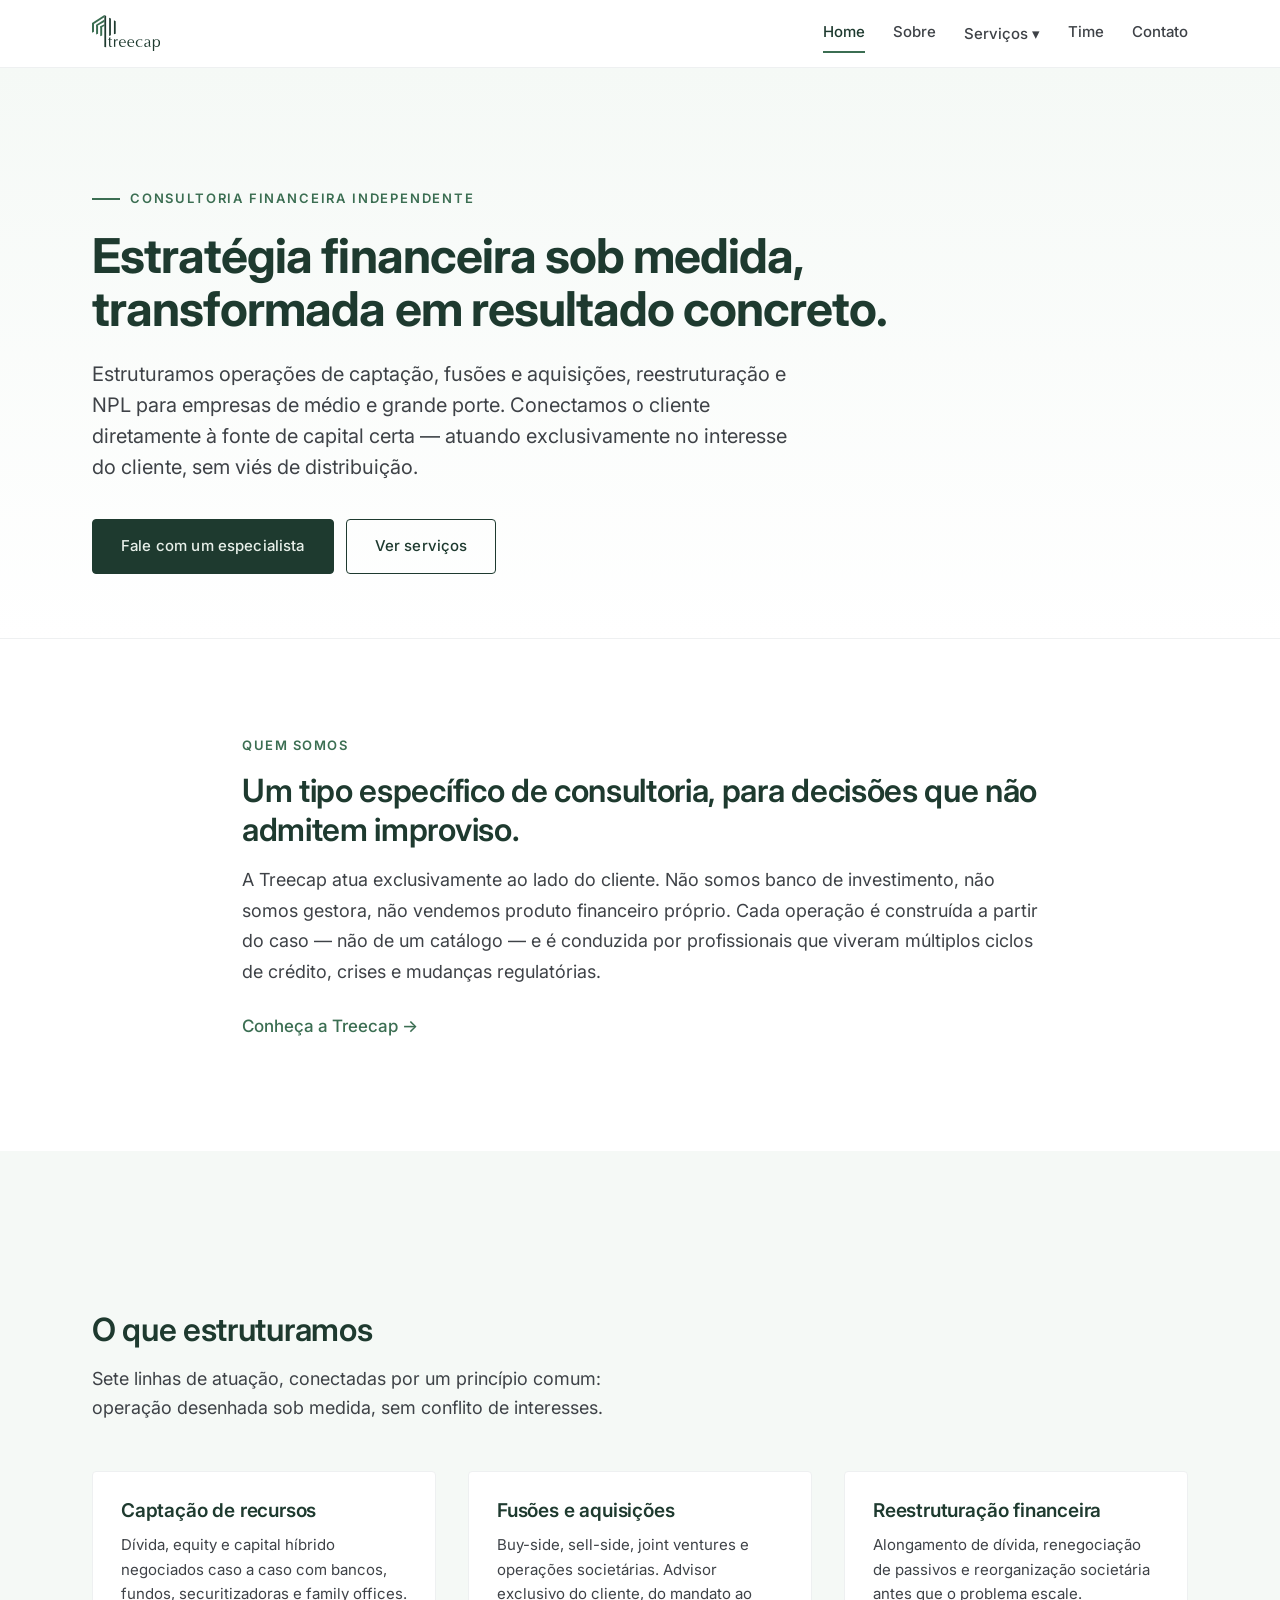
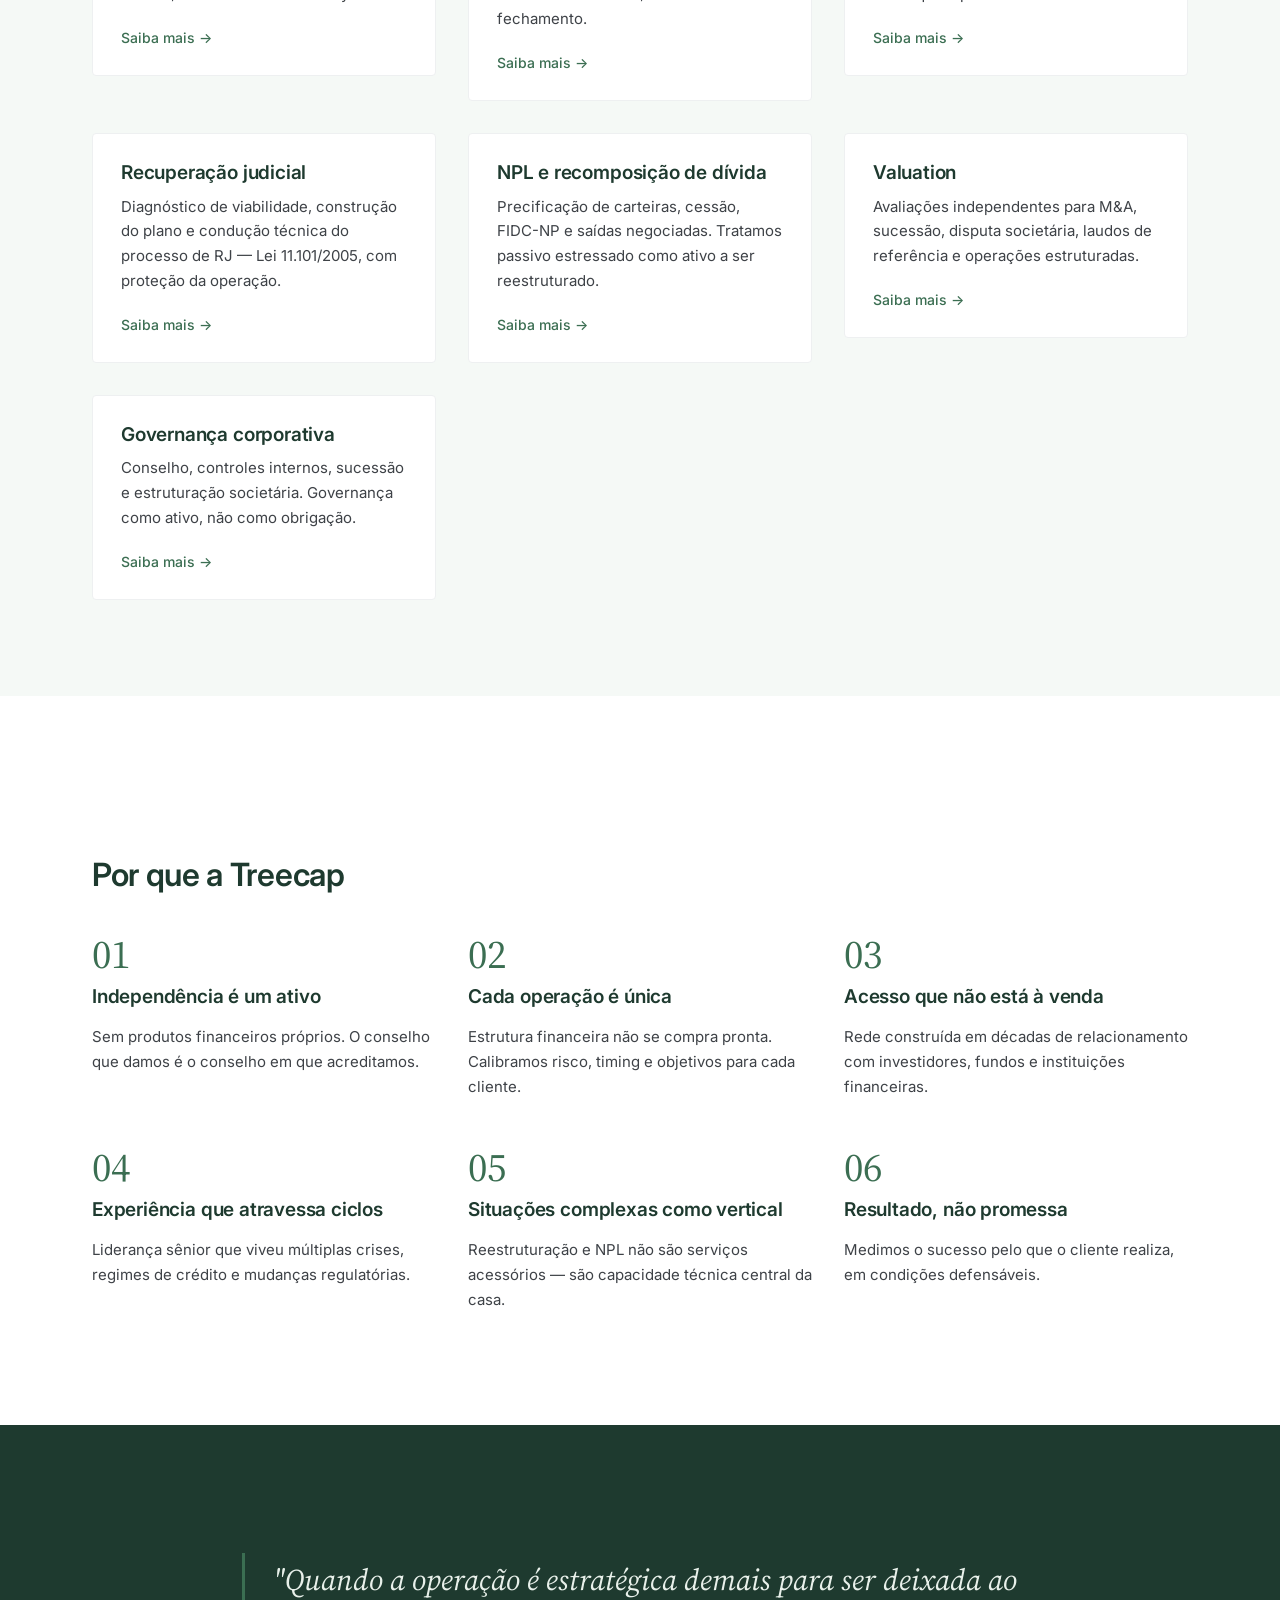
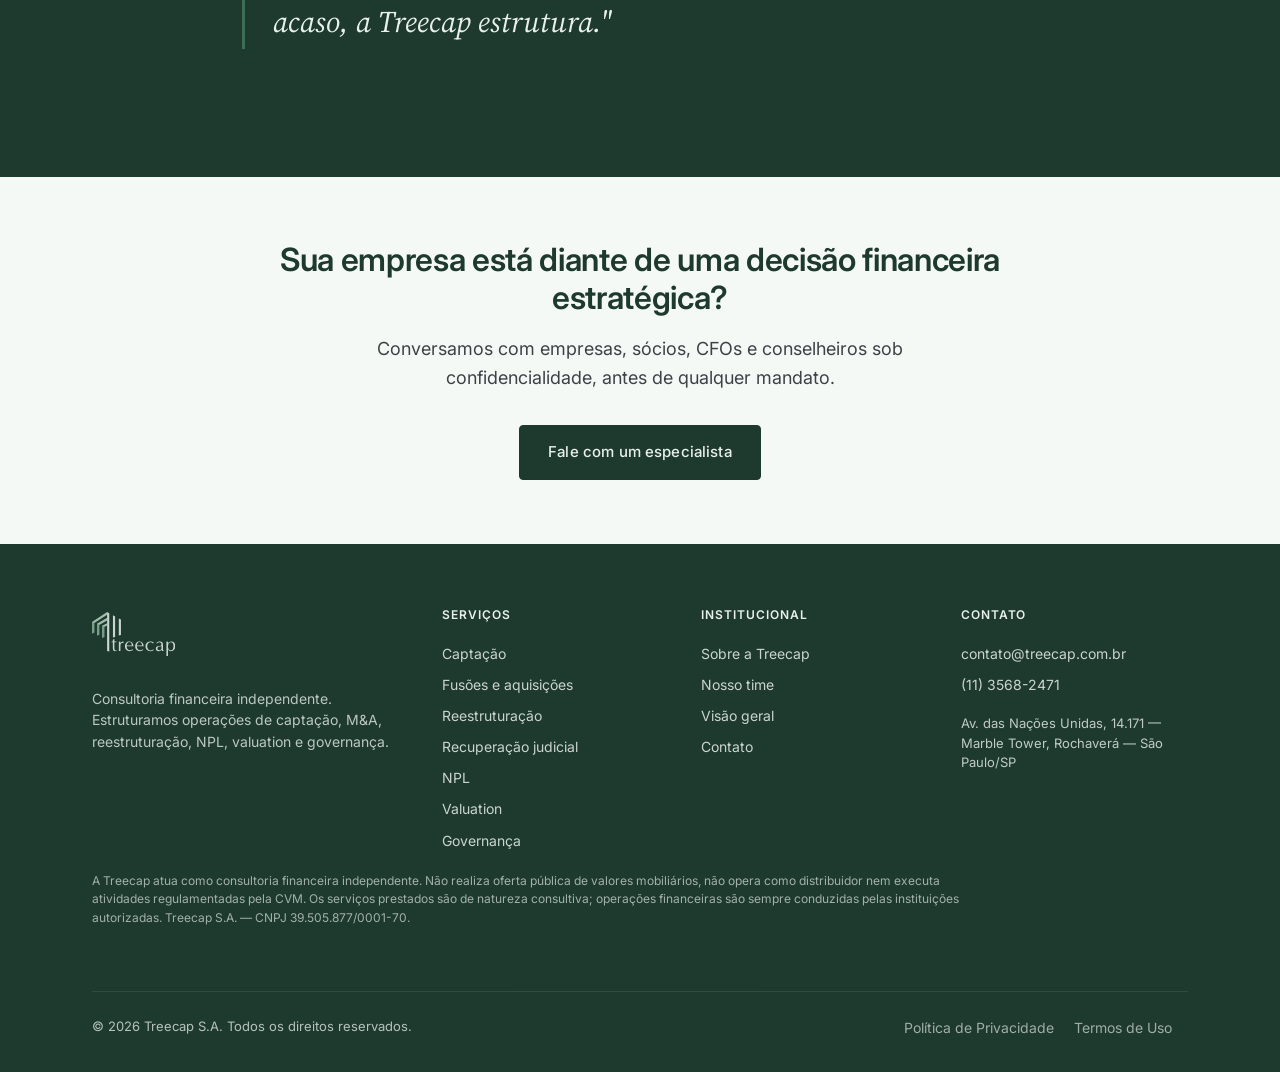
<file: index.html>
<!DOCTYPE html>
<html lang="pt-BR">
<head>
<meta charset="UTF-8" />
<meta name="viewport" content="width=device-width, initial-scale=1.0" />
<title>Treecap — Consultoria financeira independente</title>
<meta name="description" content="Consultoria financeira independente para captação, M&A, reestruturação, NPL, valuation e governança." />
<link rel="icon" type="image/svg+xml" href="assets/favicon.svg" />
<link rel="stylesheet" href="styles.css" />
<link rel="preconnect" href="https://fonts.googleapis.com">
<link rel="preconnect" href="https://fonts.gstatic.com" crossorigin>
<link href="https://fonts.googleapis.com/css2?family=Inter:wght@400;500;600;700&family=Source+Serif+Pro:ital,wght@0,400;0,600;1,400&display=swap" rel="stylesheet">
</head>
<body>

<header class="navbar">
  <div class="navbar-inner">
    <a class="brand" href="index.html" aria-label="Treecap — voltar para a home">
      <span class="brand-logo"><svg width="367" height="194" viewBox="0 0 367 194" fill="none" xmlns="http://www.w3.org/2000/svg">
<path d="M91.8601 122.051L98.7343 119.4V130.544H107.835C107.712 131.354 107.663 131.944 107.663 132.361C107.663 132.778 107.712 133.245 107.835 133.834H98.7343V158.308C98.7343 161.818 99.0279 164.322 99.5905 165.819C100.569 168.299 102.404 169.526 105.095 169.526C105.731 169.526 106.416 169.428 107.199 169.256C107.981 169.084 108.569 168.961 108.96 168.912V170.974C107.59 171.49 106.342 171.883 105.266 172.128C104.165 172.398 102.991 172.521 101.743 172.521C98.294 172.521 95.8476 171.588 94.3553 169.747C92.6918 167.685 91.8601 164.076 91.8601 158.946V133.785H86.5271C86.6494 133.441 86.6983 132.901 86.6983 132.14C86.6983 131.453 86.6494 130.913 86.5271 130.495H91.8601V122.002V122.051Z" fill="#D6D6BB"/>
<path d="M118.427 171.932V130.618L121.877 130.888L125.326 130.544V139.259L125.766 138.228C127.308 135.748 128.922 133.858 130.586 132.533C132.592 130.913 134.598 130.127 136.604 130.127C137.753 130.127 138.634 130.274 139.27 130.569L138.071 137.81C137.778 137.761 137.191 137.516 136.261 137.074C135.332 136.632 134.598 136.436 134.035 136.436C133.056 136.436 132.053 136.632 131.026 137C129.999 137.369 129.167 137.909 128.531 138.596C127.21 140.142 126.353 141.738 125.962 143.334C125.571 144.929 125.35 147.016 125.35 149.544V171.883L121.901 171.613L118.452 171.956L118.427 171.932Z" fill="#D6D6BB"/>
<path d="M180.393 163.045L180.295 167.489C178.069 169.084 175.721 170.312 173.25 171.195C170.779 172.079 168.21 172.521 165.519 172.521C159.452 172.521 154.535 170.631 150.817 166.826C147.098 163.021 145.239 157.866 145.239 151.312C145.239 144.757 146.903 140.02 150.23 136.215C153.777 132.14 158.67 130.102 164.932 130.102C170.021 130.102 174.131 131.796 177.213 135.208C180.662 138.964 182.375 144.34 182.375 151.312L164.932 151.042H152.823C152.823 156.197 153.997 160.37 156.346 163.561C158.988 167.12 162.755 168.888 167.697 168.888C170.339 168.888 172.883 168.2 175.354 166.85C177.017 165.942 178.705 164.666 180.418 163.021L180.393 163.045ZM152.798 147.875H175.672C175.672 143.432 174.962 139.946 173.519 137.467C171.733 134.349 168.871 132.778 164.932 132.778C160.994 132.778 158.058 134.374 155.832 137.54C153.826 140.363 152.823 143.825 152.823 147.875H152.798Z" fill="#D6D6BB"/>
<path d="M225.43 163.045L225.332 167.489C223.106 169.084 220.758 170.312 218.287 171.195C215.816 172.079 213.248 172.521 210.557 172.521C204.49 172.521 199.572 170.631 195.854 166.826C192.136 163.021 190.276 157.866 190.276 151.312C190.276 144.757 191.94 140.02 195.267 136.215C198.814 132.14 203.707 130.102 209.969 130.102C215.058 130.102 219.168 131.796 222.25 135.208C225.699 138.964 227.412 144.34 227.412 151.312L209.969 151.042H197.86C197.86 156.197 199.034 160.37 201.383 163.561C204.025 167.12 207.792 168.888 212.734 168.888C215.376 168.888 217.92 168.2 220.391 166.85C222.054 165.942 223.742 164.666 225.455 163.021L225.43 163.045ZM197.836 147.875H220.709C220.709 143.432 219.999 139.946 218.556 137.467C216.77 134.349 213.908 132.778 209.969 132.778C206.031 132.778 203.095 134.374 200.869 137.54C198.863 140.363 197.86 143.825 197.86 147.875H197.836Z" fill="#D6D6BB"/>
<path d="M271.764 133.637L269.782 139.332H269.097C268.755 138.866 268.388 138.375 267.972 137.835C267.556 137.295 267.165 136.853 266.773 136.509C265.795 135.429 264.547 134.57 262.982 133.956C261.44 133.343 259.85 133.048 258.26 133.048C253.563 133.048 249.869 134.865 247.178 138.473C244.707 141.812 243.484 145.887 243.484 150.723C243.484 156.246 244.928 160.762 247.814 164.297C250.701 167.832 254.468 169.6 259.116 169.6C261.465 169.6 263.618 169.084 265.55 168.053C267.043 167.243 268.853 165.893 270.957 164.003L271.47 164.273L271.03 168.25C267.14 171.122 262.761 172.57 257.869 172.57C250.872 172.57 245.417 170.532 241.454 166.458C237.735 162.604 235.876 157.522 235.876 151.189C235.876 144.856 237.931 139.48 242.065 135.748C246.2 132.017 251.557 130.152 258.138 130.152C260.78 130.152 263.177 130.422 265.355 130.962C267.532 131.502 269.66 132.41 271.715 133.686L271.764 133.637Z" fill="#D6D6BB"/>
<path d="M312.936 144.586V167.096C313.107 168.299 313.89 168.912 315.26 168.912C315.994 168.912 316.826 168.79 317.755 168.569V170.459C317.462 170.582 317.046 170.729 316.508 170.925C315.969 171.122 315.382 171.293 314.722 171.392C314.061 171.514 313.278 171.563 312.373 171.563C310.734 171.563 309.364 171.171 308.312 170.361C307.26 169.551 306.624 168.2 306.404 166.31L305.621 167.096C302.001 170.729 297.744 172.521 292.851 172.521C289.696 172.521 286.98 171.539 284.754 169.6C282.503 167.636 281.403 165.107 281.403 162.014C281.403 157.645 283.042 154.503 286.295 152.613C288.301 151.459 291.971 150.452 297.304 149.593C301.022 148.955 303.371 148.39 304.349 147.875C305.719 147.139 306.404 145.788 306.404 143.825C306.404 140.609 305.523 138.13 303.787 136.362C302.05 134.619 299.554 133.736 296.35 133.736C293.61 133.736 291.188 134.472 289.133 135.969C287.518 137.123 286.515 138.351 286.124 139.676H285.17V134.84C287.396 133.294 289.647 132.115 291.922 131.305C294.172 130.495 296.545 130.102 299.016 130.102C308.288 130.102 312.936 134.938 312.936 144.586ZM306.062 162.947V150.354L303.053 150.968C298.062 151.95 294.906 152.711 293.61 153.3C290.16 154.847 288.448 157.35 288.448 160.812C288.448 163.463 289.182 165.476 290.674 166.85C292.166 168.225 294.221 168.912 296.863 168.912C297.94 168.912 299.163 168.593 300.484 167.93C301.805 167.268 302.881 166.507 303.738 165.647C304.202 165.255 304.692 164.764 305.23 164.224C305.768 163.684 306.037 163.266 306.037 162.972L306.062 162.947Z" fill="#D6D6BB"/>
<path d="M335.026 194L331.577 193.656L328.128 194V130.618L331.577 130.888L335.026 130.618V139.332C336.983 135.871 338.916 133.564 340.873 132.336C343.344 130.839 346.28 130.102 349.729 130.102C355.062 130.102 359.319 132.091 362.548 136.043C365.532 139.725 367.024 144.316 367.024 149.839C367.024 156.786 365.312 162.309 361.912 166.408C358.511 170.483 354.01 172.521 348.457 172.521C345.423 172.521 342.83 171.833 340.677 170.459C338.525 169.084 336.714 166.998 335.222 164.248L335.051 194H335.026ZM335.026 152.343C335.026 157.228 336.029 161.131 338.035 164.076C340.262 167.292 343.466 168.912 347.649 168.912C351.833 168.912 354.695 167.047 356.75 163.315C358.536 160.026 359.416 155.681 359.416 150.207C359.416 145.273 358.609 141.345 357.019 138.473C355.013 134.84 351.857 133.048 347.576 133.048C343.295 133.048 339.772 135.257 337.595 139.701C335.883 143.162 335.026 147.384 335.026 152.367V152.343Z" fill="#D6D6BB"/>
<path d="M44.3277 70.5745L66.6139 59.3316V49.3408L44.3277 61.05V70.5745Z" fill="#A89C7A"/>
<path d="M22.066 62.351L66.6138 37.4106V24.8668L22.066 52.1883V62.351Z" fill="#A89C7A"/>
<path d="M76.1056 173.675L66.6138 172.153V0L76.1056 5.08136V173.675Z" fill="#D6D6BB"/>
<path d="M101.89 109.703L92.3983 112.772V14.2867L101.89 19.2944V109.703Z" fill="#D6D6BB"/>
<path d="M127.675 100.989L118.183 104.156V28.2543L127.675 33.4339V100.989Z" fill="#D6D6BB"/>
<path d="M0 54.6185L66.6138 12.5438V0L0 43.5721V54.6185Z" fill="#A89C7A"/>
<path d="M10.7639 90.5562L0 95.9813V43.5721L10.7639 47.8188V90.5562Z" fill="#66644F"/>
<path d="M32.6342 100.449L22.066 104.909V52.1883L32.6342 56.3614V100.449Z" fill="#66644F"/>
<path d="M54.9204 110.268L44.3277 114.269V61.05L54.9204 65.2231V110.268Z" fill="#66644F"/>
</svg>
</span>
    </a>
    <nav class="nav-links">
      <a href="index.html" class=" active">Home</a>
      <a href="sobre.html" class="">Sobre</a>
      <div class="dropdown">
      <a href="servicos.html" class="">Serviços <span aria-hidden="true">▾</span></a>
      <div class="dropdown-panel"><a href="servicos.html">Visão geral dos serviços</a><a href="captacao-de-recursos.html">Captação de recursos</a><a href="fusoes-e-aquisicoes.html">Fusões e aquisições</a><a href="reestruturacao-financeira.html">Reestruturação financeira</a><a href="recuperacao-judicial.html">Recuperação judicial</a><a href="npl-e-recomposicao-de-divida.html">NPL e recomposição de dívida</a><a href="valuation.html">Valuation</a><a href="governanca-corporativa.html">Governança corporativa</a></div>
    </div>
      <a href="time.html" class="">Time</a>
      <a href="contato.html" class="">Contato</a>
    </nav>
  </div>
</header>
<main>

<section class="hero reveal">
  <div class="container">
    <div class="eyebrow">Consultoria financeira independente</div>
    <h1>Estratégia financeira sob medida, transformada em resultado concreto.</h1>
    <p class="lead">Estruturamos operações de captação, fusões e aquisições, reestruturação e NPL para empresas de médio e grande porte. Conectamos o cliente diretamente à fonte de capital certa — atuando exclusivamente no interesse do cliente, sem viés de distribuição.</p>
    <div class="hero-actions"><a href="contato.html" class="btn ">Fale com um especialista</a><a href="servicos.html" class="btn btn-ghost">Ver serviços</a></div>
  </div>
</section>

<section class="reveal">
  <div class="container-narrow">
    <div class="section-eyebrow">Quem somos</div>
    <h2 class="mt-0">Um tipo específico de consultoria, para decisões que não admitem improviso.</h2>
    <p class="lead-text">A Treecap atua exclusivamente ao lado do cliente. Não somos banco de investimento, não somos gestora, não vendemos produto financeiro próprio. Cada operação é construída a partir do caso — não de um catálogo — e é conduzida por profissionais que viveram múltiplos ciclos de crédito, crises e mudanças regulatórias.</p>
    <p class="mt-24"><a href="sobre.html" class="link-strong">Conheça a Treecap →</a></p>
  </div>
</section>

<section class="bg-light reveal">
  <div class="container">
    <h2>O que estruturamos</h2>
    <p class="section-subtitle">Sete linhas de atuação, conectadas por um princípio comum:<br>operação desenhada sob medida, sem conflito de interesses.</p>
    <div class="grid grid-3">
      
        <a href="captacao-de-recursos.html" class="card-link">
          <div class="card">
            <h3>Captação de recursos</h3>
            <p>Dívida, equity e capital híbrido negociados caso a caso com bancos, fundos, securitizadoras e family offices.</p>
            <span class="arrow">Saiba mais →</span>
          </div>
        </a>
      
        <a href="fusoes-e-aquisicoes.html" class="card-link">
          <div class="card">
            <h3>Fusões e aquisições</h3>
            <p>Buy-side, sell-side, joint ventures e operações societárias. Advisor exclusivo do cliente, do mandato ao fechamento.</p>
            <span class="arrow">Saiba mais →</span>
          </div>
        </a>
      
        <a href="reestruturacao-financeira.html" class="card-link">
          <div class="card">
            <h3>Reestruturação financeira</h3>
            <p>Alongamento de dívida, renegociação de passivos e reorganização societária antes que o problema escale.</p>
            <span class="arrow">Saiba mais →</span>
          </div>
        </a>
      
        <a href="recuperacao-judicial.html" class="card-link">
          <div class="card">
            <h3>Recuperação judicial</h3>
            <p>Diagnóstico de viabilidade, construção do plano e condução técnica do processo de RJ — Lei 11.101/2005, com proteção da operação.</p>
            <span class="arrow">Saiba mais →</span>
          </div>
        </a>
      
        <a href="npl-e-recomposicao-de-divida.html" class="card-link">
          <div class="card">
            <h3>NPL e recomposição de dívida</h3>
            <p>Precificação de carteiras, cessão, FIDC-NP e saídas negociadas. Tratamos passivo estressado como ativo a ser reestruturado.</p>
            <span class="arrow">Saiba mais →</span>
          </div>
        </a>
      
        <a href="valuation.html" class="card-link">
          <div class="card">
            <h3>Valuation</h3>
            <p>Avaliações independentes para M&A, sucessão, disputa societária, laudos de referência e operações estruturadas.</p>
            <span class="arrow">Saiba mais →</span>
          </div>
        </a>
      
        <a href="governanca-corporativa.html" class="card-link">
          <div class="card">
            <h3>Governança corporativa</h3>
            <p>Conselho, controles internos, sucessão e estruturação societária. Governança como ativo, não como obrigação.</p>
            <span class="arrow">Saiba mais →</span>
          </div>
        </a>
      
    </div>
  </div>
</section>

<section class="reveal">
  <div class="container">
    <h2>Por que a Treecap</h2>
    <div class="grid grid-3 mt-40">
      
        <div>
          <div class="card-num">01</div>
          <h3 class="mt-0 sm">Independência é um ativo</h3>
          <p class="muted sm">Sem produtos financeiros próprios. O conselho que damos é o conselho em que acreditamos.</p>
        </div>
      
        <div>
          <div class="card-num">02</div>
          <h3 class="mt-0 sm">Cada operação é única</h3>
          <p class="muted sm">Estrutura financeira não se compra pronta. Calibramos risco, timing e objetivos para cada cliente.</p>
        </div>
      
        <div>
          <div class="card-num">03</div>
          <h3 class="mt-0 sm">Acesso que não está à venda</h3>
          <p class="muted sm">Rede construída em décadas de relacionamento com investidores, fundos e instituições financeiras.</p>
        </div>
      
        <div>
          <div class="card-num">04</div>
          <h3 class="mt-0 sm">Experiência que atravessa ciclos</h3>
          <p class="muted sm">Liderança sênior que viveu múltiplas crises, regimes de crédito e mudanças regulatórias.</p>
        </div>
      
        <div>
          <div class="card-num">05</div>
          <h3 class="mt-0 sm">Situações complexas como vertical</h3>
          <p class="muted sm">Reestruturação e NPL não são serviços acessórios — são capacidade técnica central da casa.</p>
        </div>
      
        <div>
          <div class="card-num">06</div>
          <h3 class="mt-0 sm">Resultado, não promessa</h3>
          <p class="muted sm">Medimos o sucesso pelo que o cliente realiza, em condições defensáveis.</p>
        </div>
      
    </div>
  </div>
</section>

<section class="bg-dark reveal">
  <div class="container-narrow">
    <div class="pull-quote">
      "Quando a operação é estratégica demais para ser deixada ao acaso, a Treecap estrutura."
    </div>
    
  </div>
</section>

<section class="bg-light tight reveal">
  <div class="container-narrow center">
    <h2 class="mt-0">Sua empresa está diante de uma decisão financeira estratégica?</h2>
    <p class="cta-band-body">Conversamos com empresas, sócios, CFOs e conselheiros sob confidencialidade, antes de qualquer mandato.</p>
    <a href="contato.html" class="btn">Fale com um especialista</a>
  </div>
</section>
</main>

<footer class="footer">
  <div class="container">
    <div class="footer-grid">
      <div>
        <a class="brand brand-footer" href="index.html" aria-label="Treecap — home">
          <span class="brand-logo"><svg width="367" height="194" viewBox="0 0 367 194" fill="none" xmlns="http://www.w3.org/2000/svg">
<path d="M91.8601 122.051L98.7343 119.4V130.544H107.835C107.712 131.354 107.663 131.944 107.663 132.361C107.663 132.778 107.712 133.245 107.835 133.834H98.7343V158.308C98.7343 161.818 99.0279 164.322 99.5905 165.819C100.569 168.299 102.404 169.526 105.095 169.526C105.731 169.526 106.416 169.428 107.199 169.256C107.981 169.084 108.569 168.961 108.96 168.912V170.974C107.59 171.49 106.342 171.883 105.266 172.128C104.165 172.398 102.991 172.521 101.743 172.521C98.294 172.521 95.8476 171.588 94.3553 169.747C92.6918 167.685 91.8601 164.076 91.8601 158.946V133.785H86.5271C86.6494 133.441 86.6983 132.901 86.6983 132.14C86.6983 131.453 86.6494 130.913 86.5271 130.495H91.8601V122.002V122.051Z" fill="#D6D6BB"/>
<path d="M118.427 171.932V130.618L121.877 130.888L125.326 130.544V139.259L125.766 138.228C127.308 135.748 128.922 133.858 130.586 132.533C132.592 130.913 134.598 130.127 136.604 130.127C137.753 130.127 138.634 130.274 139.27 130.569L138.071 137.81C137.778 137.761 137.191 137.516 136.261 137.074C135.332 136.632 134.598 136.436 134.035 136.436C133.056 136.436 132.053 136.632 131.026 137C129.999 137.369 129.167 137.909 128.531 138.596C127.21 140.142 126.353 141.738 125.962 143.334C125.571 144.929 125.35 147.016 125.35 149.544V171.883L121.901 171.613L118.452 171.956L118.427 171.932Z" fill="#D6D6BB"/>
<path d="M180.393 163.045L180.295 167.489C178.069 169.084 175.721 170.312 173.25 171.195C170.779 172.079 168.21 172.521 165.519 172.521C159.452 172.521 154.535 170.631 150.817 166.826C147.098 163.021 145.239 157.866 145.239 151.312C145.239 144.757 146.903 140.02 150.23 136.215C153.777 132.14 158.67 130.102 164.932 130.102C170.021 130.102 174.131 131.796 177.213 135.208C180.662 138.964 182.375 144.34 182.375 151.312L164.932 151.042H152.823C152.823 156.197 153.997 160.37 156.346 163.561C158.988 167.12 162.755 168.888 167.697 168.888C170.339 168.888 172.883 168.2 175.354 166.85C177.017 165.942 178.705 164.666 180.418 163.021L180.393 163.045ZM152.798 147.875H175.672C175.672 143.432 174.962 139.946 173.519 137.467C171.733 134.349 168.871 132.778 164.932 132.778C160.994 132.778 158.058 134.374 155.832 137.54C153.826 140.363 152.823 143.825 152.823 147.875H152.798Z" fill="#D6D6BB"/>
<path d="M225.43 163.045L225.332 167.489C223.106 169.084 220.758 170.312 218.287 171.195C215.816 172.079 213.248 172.521 210.557 172.521C204.49 172.521 199.572 170.631 195.854 166.826C192.136 163.021 190.276 157.866 190.276 151.312C190.276 144.757 191.94 140.02 195.267 136.215C198.814 132.14 203.707 130.102 209.969 130.102C215.058 130.102 219.168 131.796 222.25 135.208C225.699 138.964 227.412 144.34 227.412 151.312L209.969 151.042H197.86C197.86 156.197 199.034 160.37 201.383 163.561C204.025 167.12 207.792 168.888 212.734 168.888C215.376 168.888 217.92 168.2 220.391 166.85C222.054 165.942 223.742 164.666 225.455 163.021L225.43 163.045ZM197.836 147.875H220.709C220.709 143.432 219.999 139.946 218.556 137.467C216.77 134.349 213.908 132.778 209.969 132.778C206.031 132.778 203.095 134.374 200.869 137.54C198.863 140.363 197.86 143.825 197.86 147.875H197.836Z" fill="#D6D6BB"/>
<path d="M271.764 133.637L269.782 139.332H269.097C268.755 138.866 268.388 138.375 267.972 137.835C267.556 137.295 267.165 136.853 266.773 136.509C265.795 135.429 264.547 134.57 262.982 133.956C261.44 133.343 259.85 133.048 258.26 133.048C253.563 133.048 249.869 134.865 247.178 138.473C244.707 141.812 243.484 145.887 243.484 150.723C243.484 156.246 244.928 160.762 247.814 164.297C250.701 167.832 254.468 169.6 259.116 169.6C261.465 169.6 263.618 169.084 265.55 168.053C267.043 167.243 268.853 165.893 270.957 164.003L271.47 164.273L271.03 168.25C267.14 171.122 262.761 172.57 257.869 172.57C250.872 172.57 245.417 170.532 241.454 166.458C237.735 162.604 235.876 157.522 235.876 151.189C235.876 144.856 237.931 139.48 242.065 135.748C246.2 132.017 251.557 130.152 258.138 130.152C260.78 130.152 263.177 130.422 265.355 130.962C267.532 131.502 269.66 132.41 271.715 133.686L271.764 133.637Z" fill="#D6D6BB"/>
<path d="M312.936 144.586V167.096C313.107 168.299 313.89 168.912 315.26 168.912C315.994 168.912 316.826 168.79 317.755 168.569V170.459C317.462 170.582 317.046 170.729 316.508 170.925C315.969 171.122 315.382 171.293 314.722 171.392C314.061 171.514 313.278 171.563 312.373 171.563C310.734 171.563 309.364 171.171 308.312 170.361C307.26 169.551 306.624 168.2 306.404 166.31L305.621 167.096C302.001 170.729 297.744 172.521 292.851 172.521C289.696 172.521 286.98 171.539 284.754 169.6C282.503 167.636 281.403 165.107 281.403 162.014C281.403 157.645 283.042 154.503 286.295 152.613C288.301 151.459 291.971 150.452 297.304 149.593C301.022 148.955 303.371 148.39 304.349 147.875C305.719 147.139 306.404 145.788 306.404 143.825C306.404 140.609 305.523 138.13 303.787 136.362C302.05 134.619 299.554 133.736 296.35 133.736C293.61 133.736 291.188 134.472 289.133 135.969C287.518 137.123 286.515 138.351 286.124 139.676H285.17V134.84C287.396 133.294 289.647 132.115 291.922 131.305C294.172 130.495 296.545 130.102 299.016 130.102C308.288 130.102 312.936 134.938 312.936 144.586ZM306.062 162.947V150.354L303.053 150.968C298.062 151.95 294.906 152.711 293.61 153.3C290.16 154.847 288.448 157.35 288.448 160.812C288.448 163.463 289.182 165.476 290.674 166.85C292.166 168.225 294.221 168.912 296.863 168.912C297.94 168.912 299.163 168.593 300.484 167.93C301.805 167.268 302.881 166.507 303.738 165.647C304.202 165.255 304.692 164.764 305.23 164.224C305.768 163.684 306.037 163.266 306.037 162.972L306.062 162.947Z" fill="#D6D6BB"/>
<path d="M335.026 194L331.577 193.656L328.128 194V130.618L331.577 130.888L335.026 130.618V139.332C336.983 135.871 338.916 133.564 340.873 132.336C343.344 130.839 346.28 130.102 349.729 130.102C355.062 130.102 359.319 132.091 362.548 136.043C365.532 139.725 367.024 144.316 367.024 149.839C367.024 156.786 365.312 162.309 361.912 166.408C358.511 170.483 354.01 172.521 348.457 172.521C345.423 172.521 342.83 171.833 340.677 170.459C338.525 169.084 336.714 166.998 335.222 164.248L335.051 194H335.026ZM335.026 152.343C335.026 157.228 336.029 161.131 338.035 164.076C340.262 167.292 343.466 168.912 347.649 168.912C351.833 168.912 354.695 167.047 356.75 163.315C358.536 160.026 359.416 155.681 359.416 150.207C359.416 145.273 358.609 141.345 357.019 138.473C355.013 134.84 351.857 133.048 347.576 133.048C343.295 133.048 339.772 135.257 337.595 139.701C335.883 143.162 335.026 147.384 335.026 152.367V152.343Z" fill="#D6D6BB"/>
<path d="M44.3277 70.5745L66.6139 59.3316V49.3408L44.3277 61.05V70.5745Z" fill="#A89C7A"/>
<path d="M22.066 62.351L66.6138 37.4106V24.8668L22.066 52.1883V62.351Z" fill="#A89C7A"/>
<path d="M76.1056 173.675L66.6138 172.153V0L76.1056 5.08136V173.675Z" fill="#D6D6BB"/>
<path d="M101.89 109.703L92.3983 112.772V14.2867L101.89 19.2944V109.703Z" fill="#D6D6BB"/>
<path d="M127.675 100.989L118.183 104.156V28.2543L127.675 33.4339V100.989Z" fill="#D6D6BB"/>
<path d="M0 54.6185L66.6138 12.5438V0L0 43.5721V54.6185Z" fill="#A89C7A"/>
<path d="M10.7639 90.5562L0 95.9813V43.5721L10.7639 47.8188V90.5562Z" fill="#66644F"/>
<path d="M32.6342 100.449L22.066 104.909V52.1883L32.6342 56.3614V100.449Z" fill="#66644F"/>
<path d="M54.9204 110.268L44.3277 114.269V61.05L54.9204 65.2231V110.268Z" fill="#66644F"/>
</svg>
</span>
        </a>
        <p class="footer-tagline">Consultoria financeira independente. Estruturamos operações de captação, M&A, reestruturação, NPL, valuation e governança.</p>
      </div>
      <div>
        <h4>Serviços</h4>
        <a href="captacao-de-recursos.html">Captação</a>
        <a href="fusoes-e-aquisicoes.html">Fusões e aquisições</a>
        <a href="reestruturacao-financeira.html">Reestruturação</a>
        <a href="recuperacao-judicial.html">Recuperação judicial</a>
        <a href="npl-e-recomposicao-de-divida.html">NPL</a>
        <a href="valuation.html">Valuation</a>
        <a href="governanca-corporativa.html">Governança</a>
      </div>
      <div>
        <h4>Institucional</h4>
        <a href="sobre.html">Sobre a Treecap</a>
        <a href="time.html">Nosso time</a>
        <a href="servicos.html">Visão geral</a>
        <a href="contato.html">Contato</a>
      </div>
      <div>
        <h4>Contato</h4>
        <a href="mailto:contato@treecap.com.br">contato@treecap.com.br</a>
        <a href="tel:+551135682471">(11) 3568-2471</a>
        <div class="footer-address">Av. das Nações Unidas, 14.171 — Marble Tower, Rochaverá — São Paulo/SP</div>
      </div>
    </div>
    <div class="footer-disclaimer">
      A Treecap atua como consultoria financeira independente. Não realiza oferta pública de valores mobiliários, não opera como distribuidor nem executa atividades regulamentadas pela CVM. Os serviços prestados são de natureza consultiva; operações financeiras são sempre conduzidas pelas instituições autorizadas. Treecap S.A. — CNPJ 39.505.877/0001-70.
    </div>
    <div class="footer-bottom">
      <div>© 2026 Treecap S.A. Todos os direitos reservados.</div>
      <div>
        <a href="politica-de-privacidade.html" class="inline">Política de Privacidade</a>
        <a href="termos-de-uso.html" class="inline">Termos de Uso</a>
      </div>
    </div>
  </div>
</footer>

<script>
(function() {
  if (!('IntersectionObserver' in window)) {
    document.querySelectorAll('.reveal').forEach(el => el.classList.add('is-visible'));
    return;
  }
  var io = new IntersectionObserver(function(entries) {
    entries.forEach(function(entry) {
      if (entry.isIntersecting) {
        entry.target.classList.add('is-visible');
        io.unobserve(entry.target);
      }
    });
  }, { threshold: 0.12, rootMargin: '0px 0px -60px 0px' });
  document.querySelectorAll('.reveal').forEach(function(el) { io.observe(el); });
})();
</script>
</body>
</html>
</file>
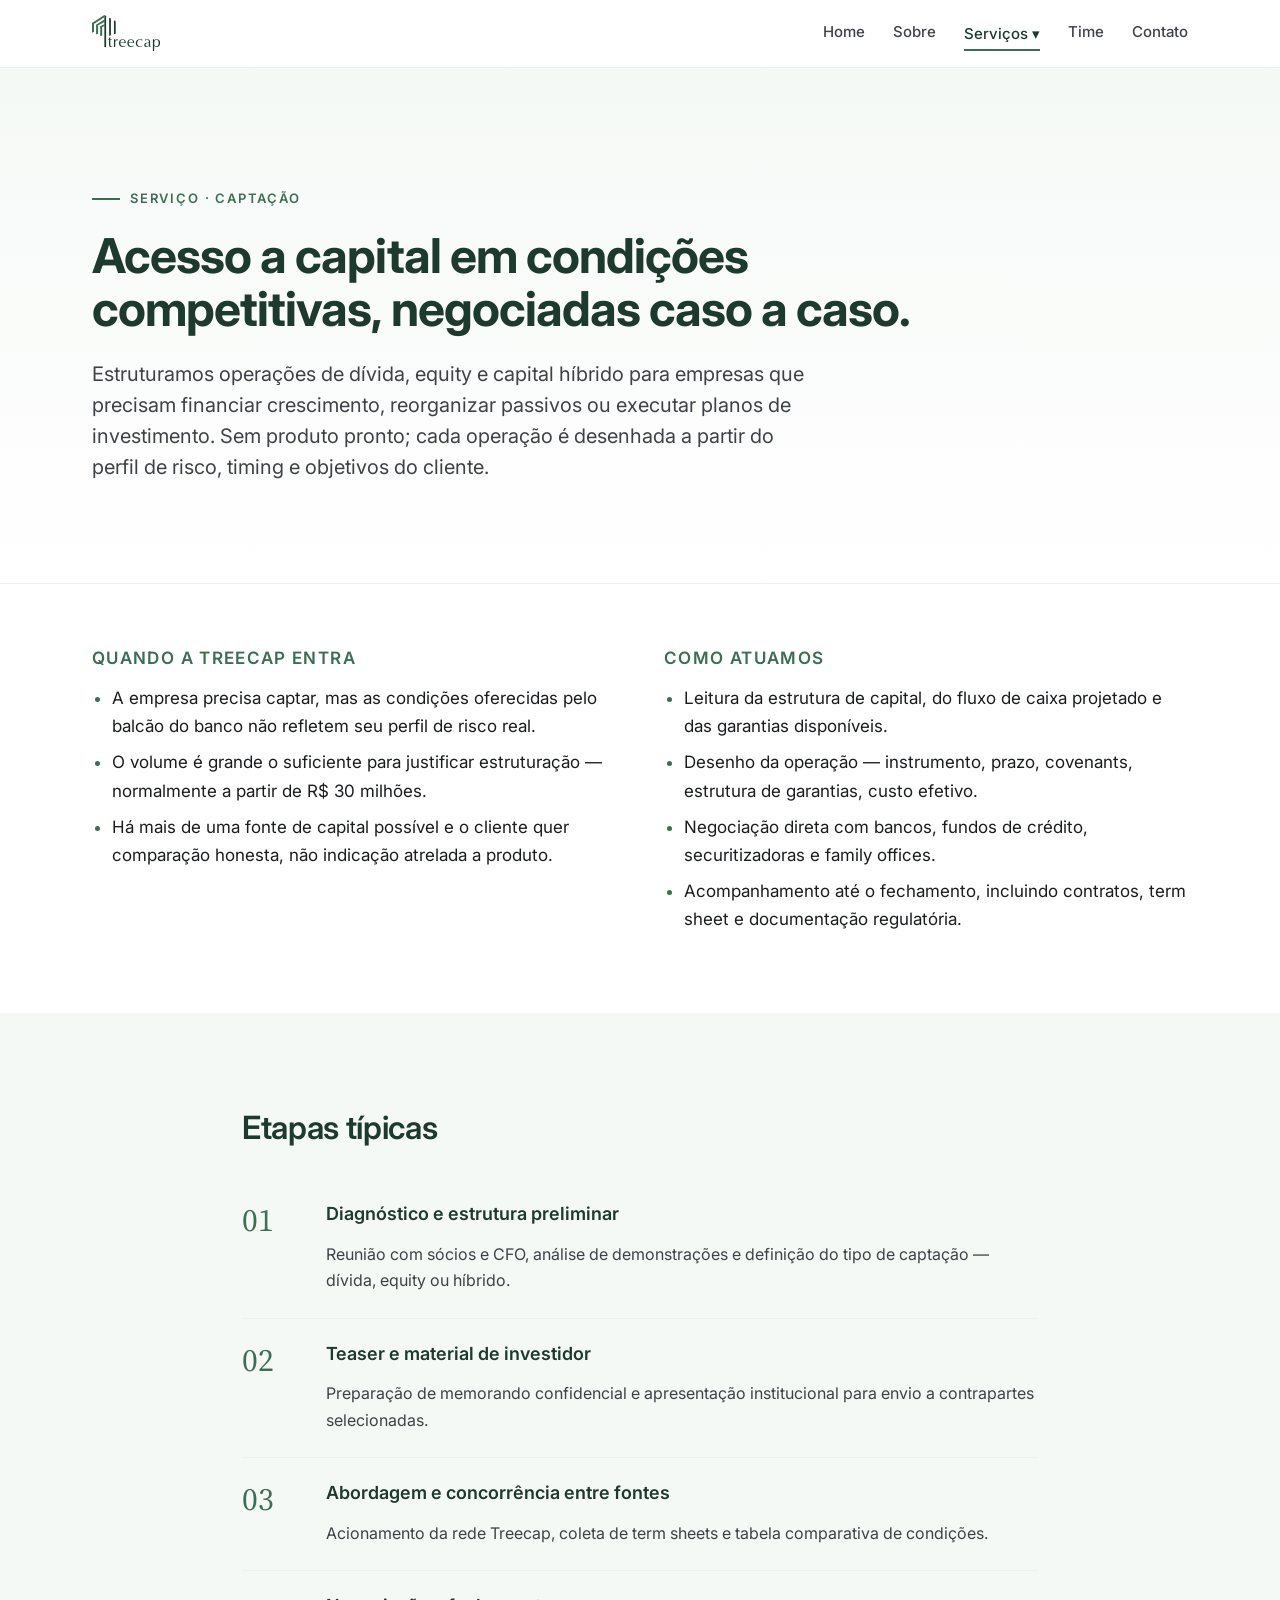
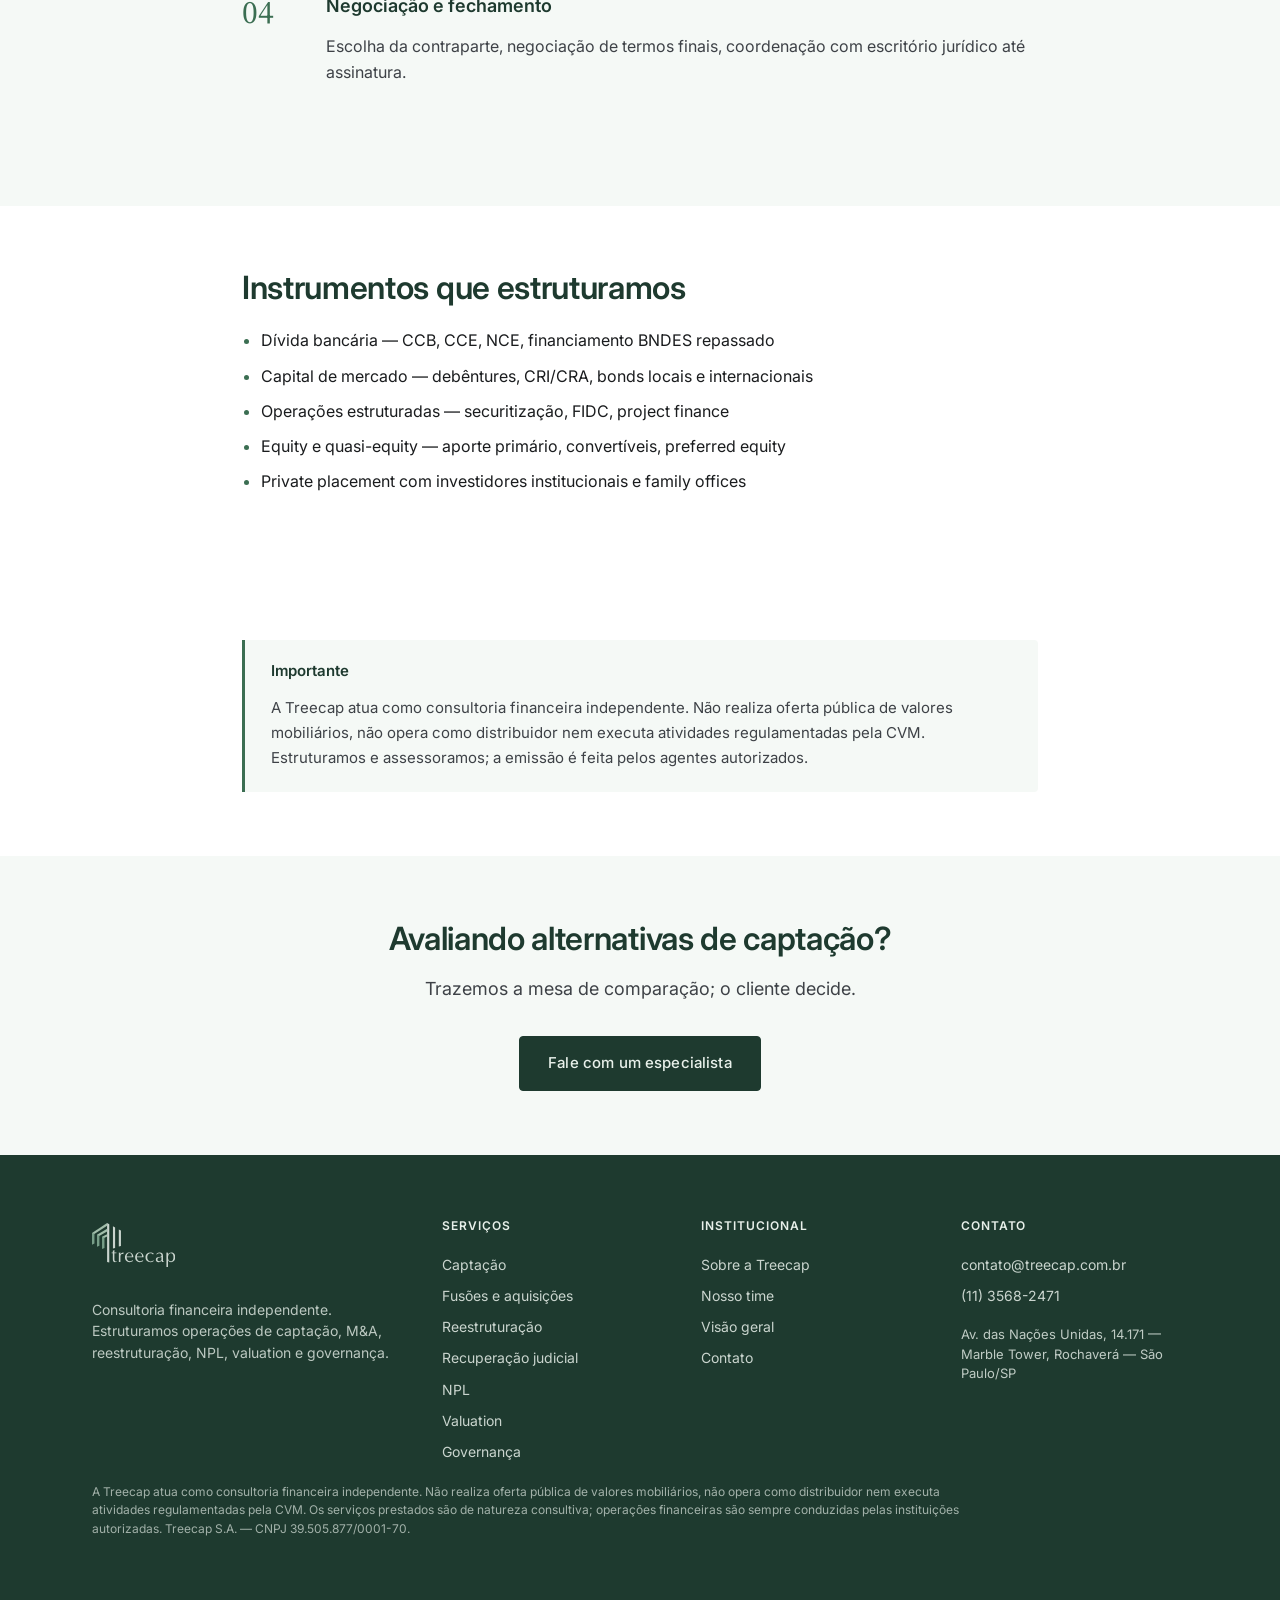
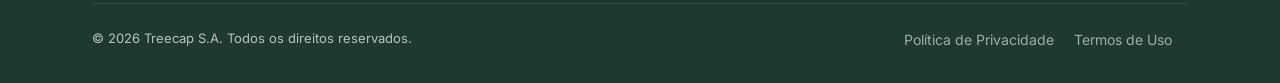
<file: captacao-de-recursos.html>
<!DOCTYPE html>
<html lang="pt-BR">
<head>
<meta charset="UTF-8" />
<meta name="viewport" content="width=device-width, initial-scale=1.0" />
<title>Captação de recursos — Treecap</title>
<meta name="description" content="Estruturação de operações de dívida, equity e capital híbrido para empresas de médio e grande porte." />
<link rel="icon" type="image/svg+xml" href="assets/favicon.svg" />
<link rel="stylesheet" href="styles.css" />
<link rel="preconnect" href="https://fonts.googleapis.com">
<link rel="preconnect" href="https://fonts.gstatic.com" crossorigin>
<link href="https://fonts.googleapis.com/css2?family=Inter:wght@400;500;600;700&family=Source+Serif+Pro:ital,wght@0,400;0,600;1,400&display=swap" rel="stylesheet">
</head>
<body>

<header class="navbar">
  <div class="navbar-inner">
    <a class="brand" href="index.html" aria-label="Treecap — voltar para a home">
      <span class="brand-logo"><svg width="367" height="194" viewBox="0 0 367 194" fill="none" xmlns="http://www.w3.org/2000/svg">
<path d="M91.8601 122.051L98.7343 119.4V130.544H107.835C107.712 131.354 107.663 131.944 107.663 132.361C107.663 132.778 107.712 133.245 107.835 133.834H98.7343V158.308C98.7343 161.818 99.0279 164.322 99.5905 165.819C100.569 168.299 102.404 169.526 105.095 169.526C105.731 169.526 106.416 169.428 107.199 169.256C107.981 169.084 108.569 168.961 108.96 168.912V170.974C107.59 171.49 106.342 171.883 105.266 172.128C104.165 172.398 102.991 172.521 101.743 172.521C98.294 172.521 95.8476 171.588 94.3553 169.747C92.6918 167.685 91.8601 164.076 91.8601 158.946V133.785H86.5271C86.6494 133.441 86.6983 132.901 86.6983 132.14C86.6983 131.453 86.6494 130.913 86.5271 130.495H91.8601V122.002V122.051Z" fill="#D6D6BB"/>
<path d="M118.427 171.932V130.618L121.877 130.888L125.326 130.544V139.259L125.766 138.228C127.308 135.748 128.922 133.858 130.586 132.533C132.592 130.913 134.598 130.127 136.604 130.127C137.753 130.127 138.634 130.274 139.27 130.569L138.071 137.81C137.778 137.761 137.191 137.516 136.261 137.074C135.332 136.632 134.598 136.436 134.035 136.436C133.056 136.436 132.053 136.632 131.026 137C129.999 137.369 129.167 137.909 128.531 138.596C127.21 140.142 126.353 141.738 125.962 143.334C125.571 144.929 125.35 147.016 125.35 149.544V171.883L121.901 171.613L118.452 171.956L118.427 171.932Z" fill="#D6D6BB"/>
<path d="M180.393 163.045L180.295 167.489C178.069 169.084 175.721 170.312 173.25 171.195C170.779 172.079 168.21 172.521 165.519 172.521C159.452 172.521 154.535 170.631 150.817 166.826C147.098 163.021 145.239 157.866 145.239 151.312C145.239 144.757 146.903 140.02 150.23 136.215C153.777 132.14 158.67 130.102 164.932 130.102C170.021 130.102 174.131 131.796 177.213 135.208C180.662 138.964 182.375 144.34 182.375 151.312L164.932 151.042H152.823C152.823 156.197 153.997 160.37 156.346 163.561C158.988 167.12 162.755 168.888 167.697 168.888C170.339 168.888 172.883 168.2 175.354 166.85C177.017 165.942 178.705 164.666 180.418 163.021L180.393 163.045ZM152.798 147.875H175.672C175.672 143.432 174.962 139.946 173.519 137.467C171.733 134.349 168.871 132.778 164.932 132.778C160.994 132.778 158.058 134.374 155.832 137.54C153.826 140.363 152.823 143.825 152.823 147.875H152.798Z" fill="#D6D6BB"/>
<path d="M225.43 163.045L225.332 167.489C223.106 169.084 220.758 170.312 218.287 171.195C215.816 172.079 213.248 172.521 210.557 172.521C204.49 172.521 199.572 170.631 195.854 166.826C192.136 163.021 190.276 157.866 190.276 151.312C190.276 144.757 191.94 140.02 195.267 136.215C198.814 132.14 203.707 130.102 209.969 130.102C215.058 130.102 219.168 131.796 222.25 135.208C225.699 138.964 227.412 144.34 227.412 151.312L209.969 151.042H197.86C197.86 156.197 199.034 160.37 201.383 163.561C204.025 167.12 207.792 168.888 212.734 168.888C215.376 168.888 217.92 168.2 220.391 166.85C222.054 165.942 223.742 164.666 225.455 163.021L225.43 163.045ZM197.836 147.875H220.709C220.709 143.432 219.999 139.946 218.556 137.467C216.77 134.349 213.908 132.778 209.969 132.778C206.031 132.778 203.095 134.374 200.869 137.54C198.863 140.363 197.86 143.825 197.86 147.875H197.836Z" fill="#D6D6BB"/>
<path d="M271.764 133.637L269.782 139.332H269.097C268.755 138.866 268.388 138.375 267.972 137.835C267.556 137.295 267.165 136.853 266.773 136.509C265.795 135.429 264.547 134.57 262.982 133.956C261.44 133.343 259.85 133.048 258.26 133.048C253.563 133.048 249.869 134.865 247.178 138.473C244.707 141.812 243.484 145.887 243.484 150.723C243.484 156.246 244.928 160.762 247.814 164.297C250.701 167.832 254.468 169.6 259.116 169.6C261.465 169.6 263.618 169.084 265.55 168.053C267.043 167.243 268.853 165.893 270.957 164.003L271.47 164.273L271.03 168.25C267.14 171.122 262.761 172.57 257.869 172.57C250.872 172.57 245.417 170.532 241.454 166.458C237.735 162.604 235.876 157.522 235.876 151.189C235.876 144.856 237.931 139.48 242.065 135.748C246.2 132.017 251.557 130.152 258.138 130.152C260.78 130.152 263.177 130.422 265.355 130.962C267.532 131.502 269.66 132.41 271.715 133.686L271.764 133.637Z" fill="#D6D6BB"/>
<path d="M312.936 144.586V167.096C313.107 168.299 313.89 168.912 315.26 168.912C315.994 168.912 316.826 168.79 317.755 168.569V170.459C317.462 170.582 317.046 170.729 316.508 170.925C315.969 171.122 315.382 171.293 314.722 171.392C314.061 171.514 313.278 171.563 312.373 171.563C310.734 171.563 309.364 171.171 308.312 170.361C307.26 169.551 306.624 168.2 306.404 166.31L305.621 167.096C302.001 170.729 297.744 172.521 292.851 172.521C289.696 172.521 286.98 171.539 284.754 169.6C282.503 167.636 281.403 165.107 281.403 162.014C281.403 157.645 283.042 154.503 286.295 152.613C288.301 151.459 291.971 150.452 297.304 149.593C301.022 148.955 303.371 148.39 304.349 147.875C305.719 147.139 306.404 145.788 306.404 143.825C306.404 140.609 305.523 138.13 303.787 136.362C302.05 134.619 299.554 133.736 296.35 133.736C293.61 133.736 291.188 134.472 289.133 135.969C287.518 137.123 286.515 138.351 286.124 139.676H285.17V134.84C287.396 133.294 289.647 132.115 291.922 131.305C294.172 130.495 296.545 130.102 299.016 130.102C308.288 130.102 312.936 134.938 312.936 144.586ZM306.062 162.947V150.354L303.053 150.968C298.062 151.95 294.906 152.711 293.61 153.3C290.16 154.847 288.448 157.35 288.448 160.812C288.448 163.463 289.182 165.476 290.674 166.85C292.166 168.225 294.221 168.912 296.863 168.912C297.94 168.912 299.163 168.593 300.484 167.93C301.805 167.268 302.881 166.507 303.738 165.647C304.202 165.255 304.692 164.764 305.23 164.224C305.768 163.684 306.037 163.266 306.037 162.972L306.062 162.947Z" fill="#D6D6BB"/>
<path d="M335.026 194L331.577 193.656L328.128 194V130.618L331.577 130.888L335.026 130.618V139.332C336.983 135.871 338.916 133.564 340.873 132.336C343.344 130.839 346.28 130.102 349.729 130.102C355.062 130.102 359.319 132.091 362.548 136.043C365.532 139.725 367.024 144.316 367.024 149.839C367.024 156.786 365.312 162.309 361.912 166.408C358.511 170.483 354.01 172.521 348.457 172.521C345.423 172.521 342.83 171.833 340.677 170.459C338.525 169.084 336.714 166.998 335.222 164.248L335.051 194H335.026ZM335.026 152.343C335.026 157.228 336.029 161.131 338.035 164.076C340.262 167.292 343.466 168.912 347.649 168.912C351.833 168.912 354.695 167.047 356.75 163.315C358.536 160.026 359.416 155.681 359.416 150.207C359.416 145.273 358.609 141.345 357.019 138.473C355.013 134.84 351.857 133.048 347.576 133.048C343.295 133.048 339.772 135.257 337.595 139.701C335.883 143.162 335.026 147.384 335.026 152.367V152.343Z" fill="#D6D6BB"/>
<path d="M44.3277 70.5745L66.6139 59.3316V49.3408L44.3277 61.05V70.5745Z" fill="#A89C7A"/>
<path d="M22.066 62.351L66.6138 37.4106V24.8668L22.066 52.1883V62.351Z" fill="#A89C7A"/>
<path d="M76.1056 173.675L66.6138 172.153V0L76.1056 5.08136V173.675Z" fill="#D6D6BB"/>
<path d="M101.89 109.703L92.3983 112.772V14.2867L101.89 19.2944V109.703Z" fill="#D6D6BB"/>
<path d="M127.675 100.989L118.183 104.156V28.2543L127.675 33.4339V100.989Z" fill="#D6D6BB"/>
<path d="M0 54.6185L66.6138 12.5438V0L0 43.5721V54.6185Z" fill="#A89C7A"/>
<path d="M10.7639 90.5562L0 95.9813V43.5721L10.7639 47.8188V90.5562Z" fill="#66644F"/>
<path d="M32.6342 100.449L22.066 104.909V52.1883L32.6342 56.3614V100.449Z" fill="#66644F"/>
<path d="M54.9204 110.268L44.3277 114.269V61.05L54.9204 65.2231V110.268Z" fill="#66644F"/>
</svg>
</span>
    </a>
    <nav class="nav-links">
      <a href="index.html" class="">Home</a>
      <a href="sobre.html" class="">Sobre</a>
      <div class="dropdown">
      <a href="servicos.html" class=" active">Serviços <span aria-hidden="true">▾</span></a>
      <div class="dropdown-panel"><a href="servicos.html">Visão geral dos serviços</a><a href="captacao-de-recursos.html">Captação de recursos</a><a href="fusoes-e-aquisicoes.html">Fusões e aquisições</a><a href="reestruturacao-financeira.html">Reestruturação financeira</a><a href="recuperacao-judicial.html">Recuperação judicial</a><a href="npl-e-recomposicao-de-divida.html">NPL e recomposição de dívida</a><a href="valuation.html">Valuation</a><a href="governanca-corporativa.html">Governança corporativa</a></div>
    </div>
      <a href="time.html" class="">Time</a>
      <a href="contato.html" class="">Contato</a>
    </nav>
  </div>
</header>
<main>

<section class="hero reveal">
  <div class="container">
    <div class="eyebrow">Serviço · Captação</div>
    <h1>Acesso a capital em condições competitivas, negociadas caso a caso.</h1>
    <p class="lead">Estruturamos operações de dívida, equity e capital híbrido para empresas que precisam financiar crescimento, reorganizar passivos ou executar planos de investimento. Sem produto pronto; cada operação é desenhada a partir do perfil de risco, timing e objetivos do cliente.</p>
    
  </div>
</section>

<section class="tight reveal">
  <div class="container">
    <div class="grid grid-2 gap-48">
      <div>
        <h4 class="mt-0">Quando a Treecap entra</h4>
        <ul><li>A empresa precisa captar, mas as condições oferecidas pelo balcão do banco não refletem seu perfil de risco real.</li><li>O volume é grande o suficiente para justificar estruturação — normalmente a partir de R$ 30 milhões.</li><li>Há mais de uma fonte de capital possível e o cliente quer comparação honesta, não indicação atrelada a produto.</li></ul>
      </div>
      <div>
        <h4 class="mt-0">Como atuamos</h4>
        <ul><li>Leitura da estrutura de capital, do fluxo de caixa projetado e das garantias disponíveis.</li><li>Desenho da operação — instrumento, prazo, covenants, estrutura de garantias, custo efetivo.</li><li>Negociação direta com bancos, fundos de crédito, securitizadoras e family offices.</li><li>Acompanhamento até o fechamento, incluindo contratos, term sheet e documentação regulatória.</li></ul>
      </div>
    </div>
  </div>
</section>

<section class="bg-light reveal">
  <div class="container-narrow">
    <h2 class="mt-0">Etapas típicas</h2>
    <div class="process mt-32">
      
        <div class="step">
          <div>
            <h4>Diagnóstico e estrutura preliminar</h4>
            <p>Reunião com sócios e CFO, análise de demonstrações e definição do tipo de captação — dívida, equity ou híbrido.</p>
          </div>
        </div>
      
        <div class="step">
          <div>
            <h4>Teaser e material de investidor</h4>
            <p>Preparação de memorando confidencial e apresentação institucional para envio a contrapartes selecionadas.</p>
          </div>
        </div>
      
        <div class="step">
          <div>
            <h4>Abordagem e concorrência entre fontes</h4>
            <p>Acionamento da rede Treecap, coleta de term sheets e tabela comparativa de condições.</p>
          </div>
        </div>
      
        <div class="step">
          <div>
            <h4>Negociação e fechamento</h4>
            <p>Escolha da contraparte, negociação de termos finais, coordenação com escritório jurídico até assinatura.</p>
          </div>
        </div>
      
    </div>
  </div>
</section>

<section class="tight reveal">
  <div class="container-narrow">
    <h2 class="mt-0">Instrumentos que estruturamos</h2>
    <ul class="big-list">
      <li>Dívida bancária — CCB, CCE, NCE, financiamento BNDES repassado</li><li>Capital de mercado — debêntures, CRI/CRA, bonds locais e internacionais</li><li>Operações estruturadas — securitização, FIDC, project finance</li><li>Equity e quasi-equity — aporte primário, convertíveis, preferred equity</li><li>Private placement com investidores institucionais e family offices</li>
    </ul>
  </div>
</section>

<section class="tight reveal">
  <div class="container-narrow">
    <div class="aside">
      <h4 class="aside-title">Importante</h4>
      <p class="aside-body">A Treecap atua como consultoria financeira independente. Não realiza oferta pública de valores mobiliários, não opera como distribuidor nem executa atividades regulamentadas pela CVM. Estruturamos e assessoramos; a emissão é feita pelos agentes autorizados.</p>
    </div>
  </div>
</section>

<section class="bg-light tight reveal">
  <div class="container-narrow center">
    <h2 class="mt-0">Avaliando alternativas de captação?</h2>
    <p class="cta-band-body">Trazemos a mesa de comparação; o cliente decide.</p>
    <a href="contato.html" class="btn">Fale com um especialista</a>
  </div>
</section>
</main>

<footer class="footer">
  <div class="container">
    <div class="footer-grid">
      <div>
        <a class="brand brand-footer" href="index.html" aria-label="Treecap — home">
          <span class="brand-logo"><svg width="367" height="194" viewBox="0 0 367 194" fill="none" xmlns="http://www.w3.org/2000/svg">
<path d="M91.8601 122.051L98.7343 119.4V130.544H107.835C107.712 131.354 107.663 131.944 107.663 132.361C107.663 132.778 107.712 133.245 107.835 133.834H98.7343V158.308C98.7343 161.818 99.0279 164.322 99.5905 165.819C100.569 168.299 102.404 169.526 105.095 169.526C105.731 169.526 106.416 169.428 107.199 169.256C107.981 169.084 108.569 168.961 108.96 168.912V170.974C107.59 171.49 106.342 171.883 105.266 172.128C104.165 172.398 102.991 172.521 101.743 172.521C98.294 172.521 95.8476 171.588 94.3553 169.747C92.6918 167.685 91.8601 164.076 91.8601 158.946V133.785H86.5271C86.6494 133.441 86.6983 132.901 86.6983 132.14C86.6983 131.453 86.6494 130.913 86.5271 130.495H91.8601V122.002V122.051Z" fill="#D6D6BB"/>
<path d="M118.427 171.932V130.618L121.877 130.888L125.326 130.544V139.259L125.766 138.228C127.308 135.748 128.922 133.858 130.586 132.533C132.592 130.913 134.598 130.127 136.604 130.127C137.753 130.127 138.634 130.274 139.27 130.569L138.071 137.81C137.778 137.761 137.191 137.516 136.261 137.074C135.332 136.632 134.598 136.436 134.035 136.436C133.056 136.436 132.053 136.632 131.026 137C129.999 137.369 129.167 137.909 128.531 138.596C127.21 140.142 126.353 141.738 125.962 143.334C125.571 144.929 125.35 147.016 125.35 149.544V171.883L121.901 171.613L118.452 171.956L118.427 171.932Z" fill="#D6D6BB"/>
<path d="M180.393 163.045L180.295 167.489C178.069 169.084 175.721 170.312 173.25 171.195C170.779 172.079 168.21 172.521 165.519 172.521C159.452 172.521 154.535 170.631 150.817 166.826C147.098 163.021 145.239 157.866 145.239 151.312C145.239 144.757 146.903 140.02 150.23 136.215C153.777 132.14 158.67 130.102 164.932 130.102C170.021 130.102 174.131 131.796 177.213 135.208C180.662 138.964 182.375 144.34 182.375 151.312L164.932 151.042H152.823C152.823 156.197 153.997 160.37 156.346 163.561C158.988 167.12 162.755 168.888 167.697 168.888C170.339 168.888 172.883 168.2 175.354 166.85C177.017 165.942 178.705 164.666 180.418 163.021L180.393 163.045ZM152.798 147.875H175.672C175.672 143.432 174.962 139.946 173.519 137.467C171.733 134.349 168.871 132.778 164.932 132.778C160.994 132.778 158.058 134.374 155.832 137.54C153.826 140.363 152.823 143.825 152.823 147.875H152.798Z" fill="#D6D6BB"/>
<path d="M225.43 163.045L225.332 167.489C223.106 169.084 220.758 170.312 218.287 171.195C215.816 172.079 213.248 172.521 210.557 172.521C204.49 172.521 199.572 170.631 195.854 166.826C192.136 163.021 190.276 157.866 190.276 151.312C190.276 144.757 191.94 140.02 195.267 136.215C198.814 132.14 203.707 130.102 209.969 130.102C215.058 130.102 219.168 131.796 222.25 135.208C225.699 138.964 227.412 144.34 227.412 151.312L209.969 151.042H197.86C197.86 156.197 199.034 160.37 201.383 163.561C204.025 167.12 207.792 168.888 212.734 168.888C215.376 168.888 217.92 168.2 220.391 166.85C222.054 165.942 223.742 164.666 225.455 163.021L225.43 163.045ZM197.836 147.875H220.709C220.709 143.432 219.999 139.946 218.556 137.467C216.77 134.349 213.908 132.778 209.969 132.778C206.031 132.778 203.095 134.374 200.869 137.54C198.863 140.363 197.86 143.825 197.86 147.875H197.836Z" fill="#D6D6BB"/>
<path d="M271.764 133.637L269.782 139.332H269.097C268.755 138.866 268.388 138.375 267.972 137.835C267.556 137.295 267.165 136.853 266.773 136.509C265.795 135.429 264.547 134.57 262.982 133.956C261.44 133.343 259.85 133.048 258.26 133.048C253.563 133.048 249.869 134.865 247.178 138.473C244.707 141.812 243.484 145.887 243.484 150.723C243.484 156.246 244.928 160.762 247.814 164.297C250.701 167.832 254.468 169.6 259.116 169.6C261.465 169.6 263.618 169.084 265.55 168.053C267.043 167.243 268.853 165.893 270.957 164.003L271.47 164.273L271.03 168.25C267.14 171.122 262.761 172.57 257.869 172.57C250.872 172.57 245.417 170.532 241.454 166.458C237.735 162.604 235.876 157.522 235.876 151.189C235.876 144.856 237.931 139.48 242.065 135.748C246.2 132.017 251.557 130.152 258.138 130.152C260.78 130.152 263.177 130.422 265.355 130.962C267.532 131.502 269.66 132.41 271.715 133.686L271.764 133.637Z" fill="#D6D6BB"/>
<path d="M312.936 144.586V167.096C313.107 168.299 313.89 168.912 315.26 168.912C315.994 168.912 316.826 168.79 317.755 168.569V170.459C317.462 170.582 317.046 170.729 316.508 170.925C315.969 171.122 315.382 171.293 314.722 171.392C314.061 171.514 313.278 171.563 312.373 171.563C310.734 171.563 309.364 171.171 308.312 170.361C307.26 169.551 306.624 168.2 306.404 166.31L305.621 167.096C302.001 170.729 297.744 172.521 292.851 172.521C289.696 172.521 286.98 171.539 284.754 169.6C282.503 167.636 281.403 165.107 281.403 162.014C281.403 157.645 283.042 154.503 286.295 152.613C288.301 151.459 291.971 150.452 297.304 149.593C301.022 148.955 303.371 148.39 304.349 147.875C305.719 147.139 306.404 145.788 306.404 143.825C306.404 140.609 305.523 138.13 303.787 136.362C302.05 134.619 299.554 133.736 296.35 133.736C293.61 133.736 291.188 134.472 289.133 135.969C287.518 137.123 286.515 138.351 286.124 139.676H285.17V134.84C287.396 133.294 289.647 132.115 291.922 131.305C294.172 130.495 296.545 130.102 299.016 130.102C308.288 130.102 312.936 134.938 312.936 144.586ZM306.062 162.947V150.354L303.053 150.968C298.062 151.95 294.906 152.711 293.61 153.3C290.16 154.847 288.448 157.35 288.448 160.812C288.448 163.463 289.182 165.476 290.674 166.85C292.166 168.225 294.221 168.912 296.863 168.912C297.94 168.912 299.163 168.593 300.484 167.93C301.805 167.268 302.881 166.507 303.738 165.647C304.202 165.255 304.692 164.764 305.23 164.224C305.768 163.684 306.037 163.266 306.037 162.972L306.062 162.947Z" fill="#D6D6BB"/>
<path d="M335.026 194L331.577 193.656L328.128 194V130.618L331.577 130.888L335.026 130.618V139.332C336.983 135.871 338.916 133.564 340.873 132.336C343.344 130.839 346.28 130.102 349.729 130.102C355.062 130.102 359.319 132.091 362.548 136.043C365.532 139.725 367.024 144.316 367.024 149.839C367.024 156.786 365.312 162.309 361.912 166.408C358.511 170.483 354.01 172.521 348.457 172.521C345.423 172.521 342.83 171.833 340.677 170.459C338.525 169.084 336.714 166.998 335.222 164.248L335.051 194H335.026ZM335.026 152.343C335.026 157.228 336.029 161.131 338.035 164.076C340.262 167.292 343.466 168.912 347.649 168.912C351.833 168.912 354.695 167.047 356.75 163.315C358.536 160.026 359.416 155.681 359.416 150.207C359.416 145.273 358.609 141.345 357.019 138.473C355.013 134.84 351.857 133.048 347.576 133.048C343.295 133.048 339.772 135.257 337.595 139.701C335.883 143.162 335.026 147.384 335.026 152.367V152.343Z" fill="#D6D6BB"/>
<path d="M44.3277 70.5745L66.6139 59.3316V49.3408L44.3277 61.05V70.5745Z" fill="#A89C7A"/>
<path d="M22.066 62.351L66.6138 37.4106V24.8668L22.066 52.1883V62.351Z" fill="#A89C7A"/>
<path d="M76.1056 173.675L66.6138 172.153V0L76.1056 5.08136V173.675Z" fill="#D6D6BB"/>
<path d="M101.89 109.703L92.3983 112.772V14.2867L101.89 19.2944V109.703Z" fill="#D6D6BB"/>
<path d="M127.675 100.989L118.183 104.156V28.2543L127.675 33.4339V100.989Z" fill="#D6D6BB"/>
<path d="M0 54.6185L66.6138 12.5438V0L0 43.5721V54.6185Z" fill="#A89C7A"/>
<path d="M10.7639 90.5562L0 95.9813V43.5721L10.7639 47.8188V90.5562Z" fill="#66644F"/>
<path d="M32.6342 100.449L22.066 104.909V52.1883L32.6342 56.3614V100.449Z" fill="#66644F"/>
<path d="M54.9204 110.268L44.3277 114.269V61.05L54.9204 65.2231V110.268Z" fill="#66644F"/>
</svg>
</span>
        </a>
        <p class="footer-tagline">Consultoria financeira independente. Estruturamos operações de captação, M&A, reestruturação, NPL, valuation e governança.</p>
      </div>
      <div>
        <h4>Serviços</h4>
        <a href="captacao-de-recursos.html">Captação</a>
        <a href="fusoes-e-aquisicoes.html">Fusões e aquisições</a>
        <a href="reestruturacao-financeira.html">Reestruturação</a>
        <a href="recuperacao-judicial.html">Recuperação judicial</a>
        <a href="npl-e-recomposicao-de-divida.html">NPL</a>
        <a href="valuation.html">Valuation</a>
        <a href="governanca-corporativa.html">Governança</a>
      </div>
      <div>
        <h4>Institucional</h4>
        <a href="sobre.html">Sobre a Treecap</a>
        <a href="time.html">Nosso time</a>
        <a href="servicos.html">Visão geral</a>
        <a href="contato.html">Contato</a>
      </div>
      <div>
        <h4>Contato</h4>
        <a href="mailto:contato@treecap.com.br">contato@treecap.com.br</a>
        <a href="tel:+551135682471">(11) 3568-2471</a>
        <div class="footer-address">Av. das Nações Unidas, 14.171 — Marble Tower, Rochaverá — São Paulo/SP</div>
      </div>
    </div>
    <div class="footer-disclaimer">
      A Treecap atua como consultoria financeira independente. Não realiza oferta pública de valores mobiliários, não opera como distribuidor nem executa atividades regulamentadas pela CVM. Os serviços prestados são de natureza consultiva; operações financeiras são sempre conduzidas pelas instituições autorizadas. Treecap S.A. — CNPJ 39.505.877/0001-70.
    </div>
    <div class="footer-bottom">
      <div>© 2026 Treecap S.A. Todos os direitos reservados.</div>
      <div>
        <a href="politica-de-privacidade.html" class="inline">Política de Privacidade</a>
        <a href="termos-de-uso.html" class="inline">Termos de Uso</a>
      </div>
    </div>
  </div>
</footer>

<script>
(function() {
  if (!('IntersectionObserver' in window)) {
    document.querySelectorAll('.reveal').forEach(el => el.classList.add('is-visible'));
    return;
  }
  var io = new IntersectionObserver(function(entries) {
    entries.forEach(function(entry) {
      if (entry.isIntersecting) {
        entry.target.classList.add('is-visible');
        io.unobserve(entry.target);
      }
    });
  }, { threshold: 0.12, rootMargin: '0px 0px -60px 0px' });
  document.querySelectorAll('.reveal').forEach(function(el) { io.observe(el); });
})();
</script>
</body>
</html>
</file>
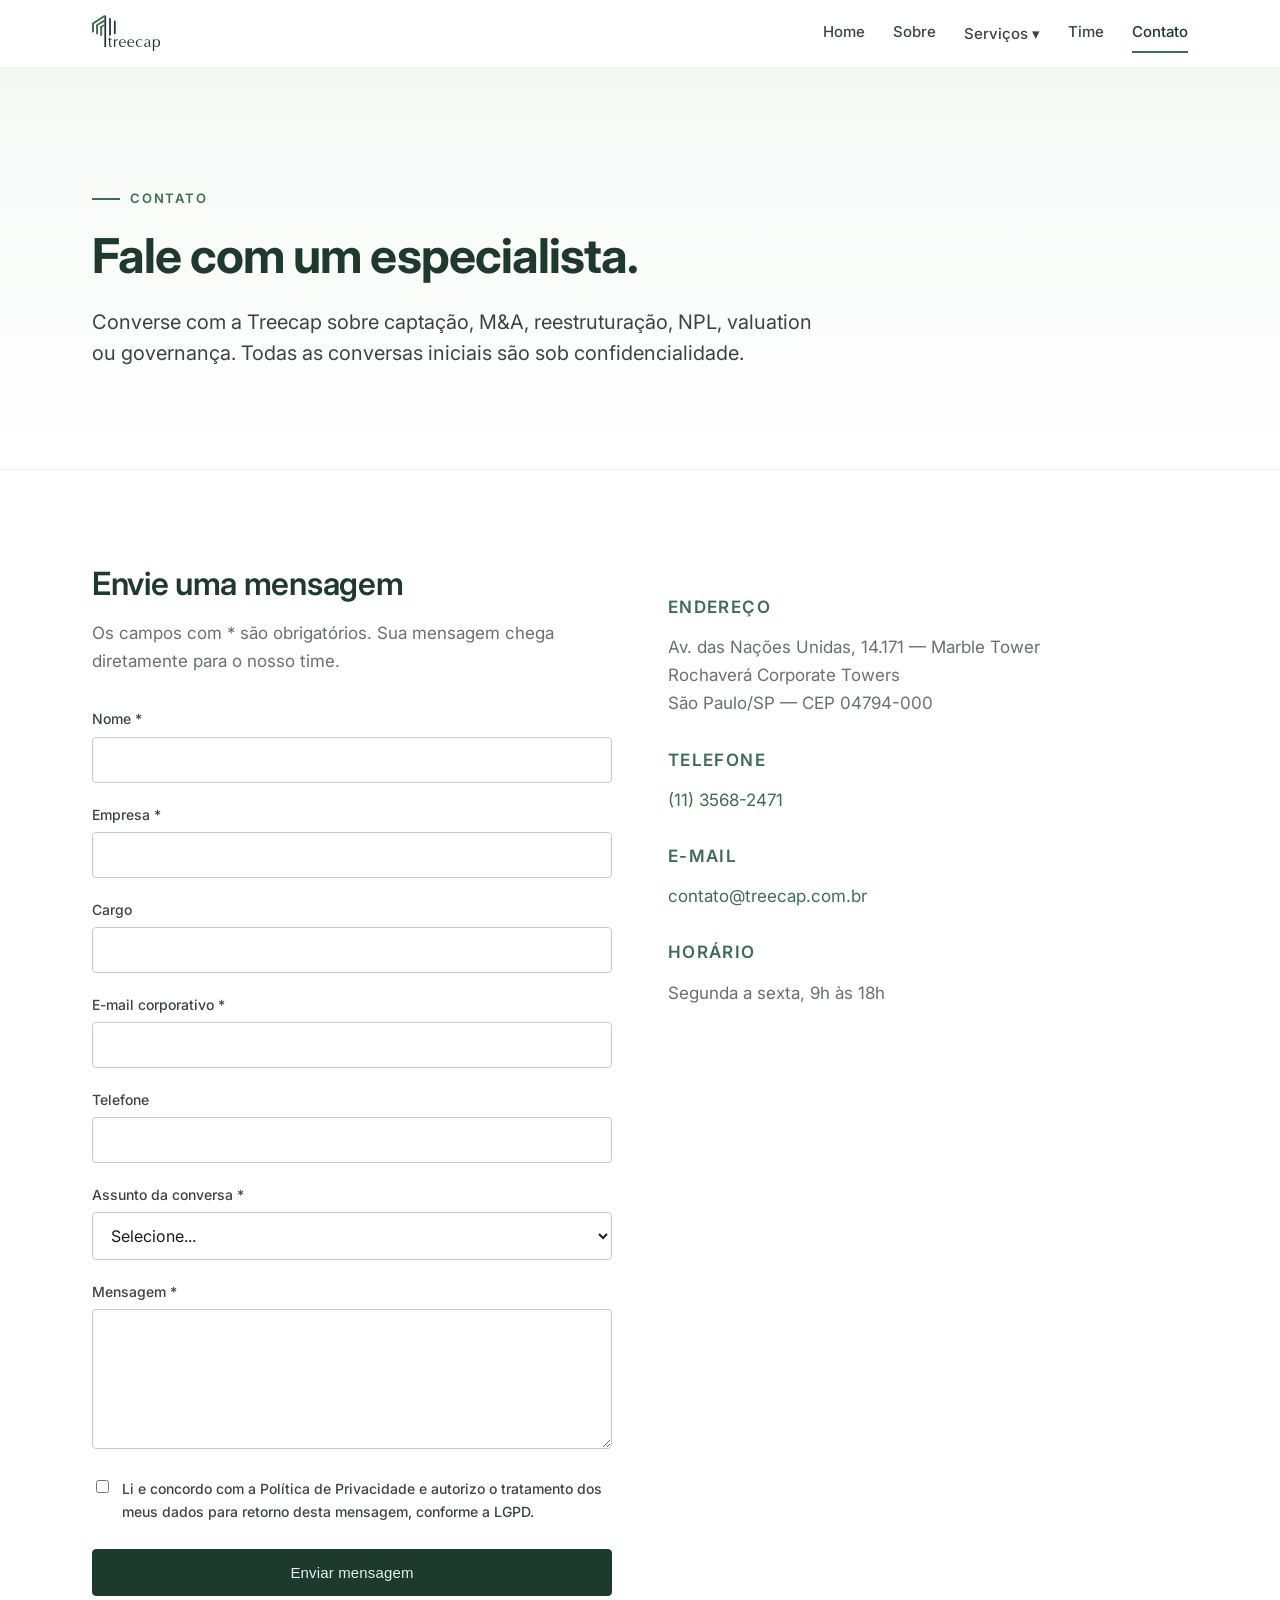
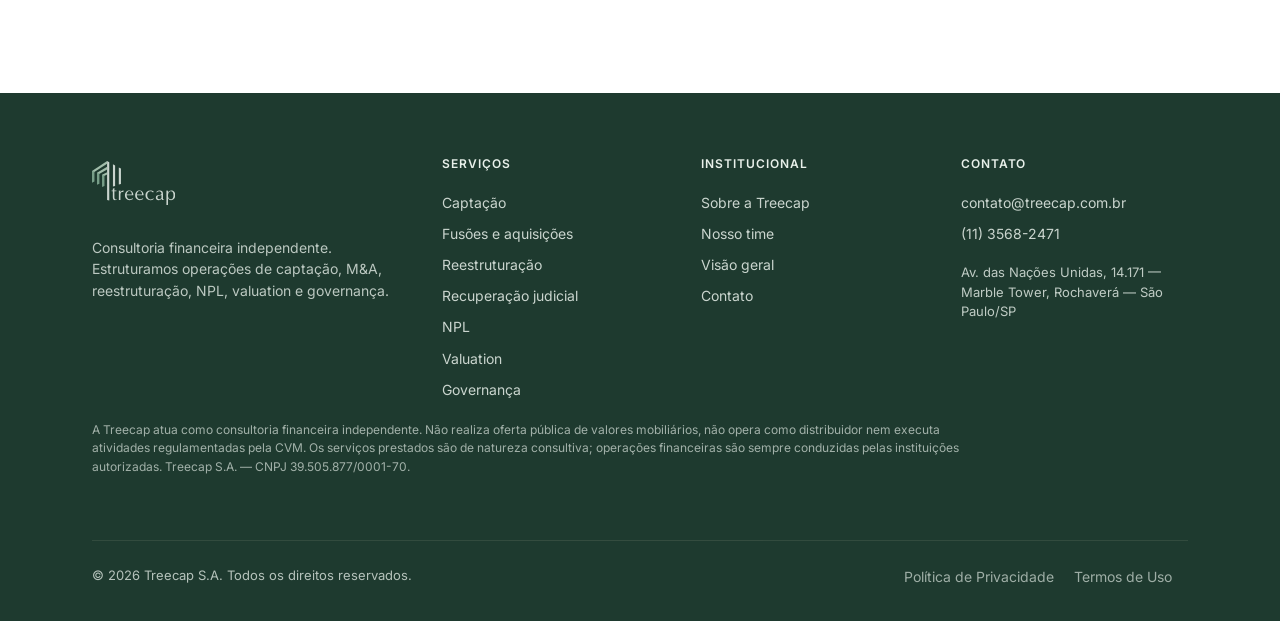
<file: contato.html>
<!DOCTYPE html>
<html lang="pt-BR">
<head>
<meta charset="UTF-8" />
<meta name="viewport" content="width=device-width, initial-scale=1.0" />
<title>Contato — Treecap</title>
<meta name="description" content="Fale com a Treecap. Consultoria financeira independente em São Paulo." />
<link rel="icon" type="image/svg+xml" href="assets/favicon.svg" />
<link rel="stylesheet" href="styles.css" />
<link rel="preconnect" href="https://fonts.googleapis.com">
<link rel="preconnect" href="https://fonts.gstatic.com" crossorigin>
<link href="https://fonts.googleapis.com/css2?family=Inter:wght@400;500;600;700&family=Source+Serif+Pro:ital,wght@0,400;0,600;1,400&display=swap" rel="stylesheet">
</head>
<body>

<header class="navbar">
  <div class="navbar-inner">
    <a class="brand" href="index.html" aria-label="Treecap — voltar para a home">
      <span class="brand-logo"><svg width="367" height="194" viewBox="0 0 367 194" fill="none" xmlns="http://www.w3.org/2000/svg">
<path d="M91.8601 122.051L98.7343 119.4V130.544H107.835C107.712 131.354 107.663 131.944 107.663 132.361C107.663 132.778 107.712 133.245 107.835 133.834H98.7343V158.308C98.7343 161.818 99.0279 164.322 99.5905 165.819C100.569 168.299 102.404 169.526 105.095 169.526C105.731 169.526 106.416 169.428 107.199 169.256C107.981 169.084 108.569 168.961 108.96 168.912V170.974C107.59 171.49 106.342 171.883 105.266 172.128C104.165 172.398 102.991 172.521 101.743 172.521C98.294 172.521 95.8476 171.588 94.3553 169.747C92.6918 167.685 91.8601 164.076 91.8601 158.946V133.785H86.5271C86.6494 133.441 86.6983 132.901 86.6983 132.14C86.6983 131.453 86.6494 130.913 86.5271 130.495H91.8601V122.002V122.051Z" fill="#D6D6BB"/>
<path d="M118.427 171.932V130.618L121.877 130.888L125.326 130.544V139.259L125.766 138.228C127.308 135.748 128.922 133.858 130.586 132.533C132.592 130.913 134.598 130.127 136.604 130.127C137.753 130.127 138.634 130.274 139.27 130.569L138.071 137.81C137.778 137.761 137.191 137.516 136.261 137.074C135.332 136.632 134.598 136.436 134.035 136.436C133.056 136.436 132.053 136.632 131.026 137C129.999 137.369 129.167 137.909 128.531 138.596C127.21 140.142 126.353 141.738 125.962 143.334C125.571 144.929 125.35 147.016 125.35 149.544V171.883L121.901 171.613L118.452 171.956L118.427 171.932Z" fill="#D6D6BB"/>
<path d="M180.393 163.045L180.295 167.489C178.069 169.084 175.721 170.312 173.25 171.195C170.779 172.079 168.21 172.521 165.519 172.521C159.452 172.521 154.535 170.631 150.817 166.826C147.098 163.021 145.239 157.866 145.239 151.312C145.239 144.757 146.903 140.02 150.23 136.215C153.777 132.14 158.67 130.102 164.932 130.102C170.021 130.102 174.131 131.796 177.213 135.208C180.662 138.964 182.375 144.34 182.375 151.312L164.932 151.042H152.823C152.823 156.197 153.997 160.37 156.346 163.561C158.988 167.12 162.755 168.888 167.697 168.888C170.339 168.888 172.883 168.2 175.354 166.85C177.017 165.942 178.705 164.666 180.418 163.021L180.393 163.045ZM152.798 147.875H175.672C175.672 143.432 174.962 139.946 173.519 137.467C171.733 134.349 168.871 132.778 164.932 132.778C160.994 132.778 158.058 134.374 155.832 137.54C153.826 140.363 152.823 143.825 152.823 147.875H152.798Z" fill="#D6D6BB"/>
<path d="M225.43 163.045L225.332 167.489C223.106 169.084 220.758 170.312 218.287 171.195C215.816 172.079 213.248 172.521 210.557 172.521C204.49 172.521 199.572 170.631 195.854 166.826C192.136 163.021 190.276 157.866 190.276 151.312C190.276 144.757 191.94 140.02 195.267 136.215C198.814 132.14 203.707 130.102 209.969 130.102C215.058 130.102 219.168 131.796 222.25 135.208C225.699 138.964 227.412 144.34 227.412 151.312L209.969 151.042H197.86C197.86 156.197 199.034 160.37 201.383 163.561C204.025 167.12 207.792 168.888 212.734 168.888C215.376 168.888 217.92 168.2 220.391 166.85C222.054 165.942 223.742 164.666 225.455 163.021L225.43 163.045ZM197.836 147.875H220.709C220.709 143.432 219.999 139.946 218.556 137.467C216.77 134.349 213.908 132.778 209.969 132.778C206.031 132.778 203.095 134.374 200.869 137.54C198.863 140.363 197.86 143.825 197.86 147.875H197.836Z" fill="#D6D6BB"/>
<path d="M271.764 133.637L269.782 139.332H269.097C268.755 138.866 268.388 138.375 267.972 137.835C267.556 137.295 267.165 136.853 266.773 136.509C265.795 135.429 264.547 134.57 262.982 133.956C261.44 133.343 259.85 133.048 258.26 133.048C253.563 133.048 249.869 134.865 247.178 138.473C244.707 141.812 243.484 145.887 243.484 150.723C243.484 156.246 244.928 160.762 247.814 164.297C250.701 167.832 254.468 169.6 259.116 169.6C261.465 169.6 263.618 169.084 265.55 168.053C267.043 167.243 268.853 165.893 270.957 164.003L271.47 164.273L271.03 168.25C267.14 171.122 262.761 172.57 257.869 172.57C250.872 172.57 245.417 170.532 241.454 166.458C237.735 162.604 235.876 157.522 235.876 151.189C235.876 144.856 237.931 139.48 242.065 135.748C246.2 132.017 251.557 130.152 258.138 130.152C260.78 130.152 263.177 130.422 265.355 130.962C267.532 131.502 269.66 132.41 271.715 133.686L271.764 133.637Z" fill="#D6D6BB"/>
<path d="M312.936 144.586V167.096C313.107 168.299 313.89 168.912 315.26 168.912C315.994 168.912 316.826 168.79 317.755 168.569V170.459C317.462 170.582 317.046 170.729 316.508 170.925C315.969 171.122 315.382 171.293 314.722 171.392C314.061 171.514 313.278 171.563 312.373 171.563C310.734 171.563 309.364 171.171 308.312 170.361C307.26 169.551 306.624 168.2 306.404 166.31L305.621 167.096C302.001 170.729 297.744 172.521 292.851 172.521C289.696 172.521 286.98 171.539 284.754 169.6C282.503 167.636 281.403 165.107 281.403 162.014C281.403 157.645 283.042 154.503 286.295 152.613C288.301 151.459 291.971 150.452 297.304 149.593C301.022 148.955 303.371 148.39 304.349 147.875C305.719 147.139 306.404 145.788 306.404 143.825C306.404 140.609 305.523 138.13 303.787 136.362C302.05 134.619 299.554 133.736 296.35 133.736C293.61 133.736 291.188 134.472 289.133 135.969C287.518 137.123 286.515 138.351 286.124 139.676H285.17V134.84C287.396 133.294 289.647 132.115 291.922 131.305C294.172 130.495 296.545 130.102 299.016 130.102C308.288 130.102 312.936 134.938 312.936 144.586ZM306.062 162.947V150.354L303.053 150.968C298.062 151.95 294.906 152.711 293.61 153.3C290.16 154.847 288.448 157.35 288.448 160.812C288.448 163.463 289.182 165.476 290.674 166.85C292.166 168.225 294.221 168.912 296.863 168.912C297.94 168.912 299.163 168.593 300.484 167.93C301.805 167.268 302.881 166.507 303.738 165.647C304.202 165.255 304.692 164.764 305.23 164.224C305.768 163.684 306.037 163.266 306.037 162.972L306.062 162.947Z" fill="#D6D6BB"/>
<path d="M335.026 194L331.577 193.656L328.128 194V130.618L331.577 130.888L335.026 130.618V139.332C336.983 135.871 338.916 133.564 340.873 132.336C343.344 130.839 346.28 130.102 349.729 130.102C355.062 130.102 359.319 132.091 362.548 136.043C365.532 139.725 367.024 144.316 367.024 149.839C367.024 156.786 365.312 162.309 361.912 166.408C358.511 170.483 354.01 172.521 348.457 172.521C345.423 172.521 342.83 171.833 340.677 170.459C338.525 169.084 336.714 166.998 335.222 164.248L335.051 194H335.026ZM335.026 152.343C335.026 157.228 336.029 161.131 338.035 164.076C340.262 167.292 343.466 168.912 347.649 168.912C351.833 168.912 354.695 167.047 356.75 163.315C358.536 160.026 359.416 155.681 359.416 150.207C359.416 145.273 358.609 141.345 357.019 138.473C355.013 134.84 351.857 133.048 347.576 133.048C343.295 133.048 339.772 135.257 337.595 139.701C335.883 143.162 335.026 147.384 335.026 152.367V152.343Z" fill="#D6D6BB"/>
<path d="M44.3277 70.5745L66.6139 59.3316V49.3408L44.3277 61.05V70.5745Z" fill="#A89C7A"/>
<path d="M22.066 62.351L66.6138 37.4106V24.8668L22.066 52.1883V62.351Z" fill="#A89C7A"/>
<path d="M76.1056 173.675L66.6138 172.153V0L76.1056 5.08136V173.675Z" fill="#D6D6BB"/>
<path d="M101.89 109.703L92.3983 112.772V14.2867L101.89 19.2944V109.703Z" fill="#D6D6BB"/>
<path d="M127.675 100.989L118.183 104.156V28.2543L127.675 33.4339V100.989Z" fill="#D6D6BB"/>
<path d="M0 54.6185L66.6138 12.5438V0L0 43.5721V54.6185Z" fill="#A89C7A"/>
<path d="M10.7639 90.5562L0 95.9813V43.5721L10.7639 47.8188V90.5562Z" fill="#66644F"/>
<path d="M32.6342 100.449L22.066 104.909V52.1883L32.6342 56.3614V100.449Z" fill="#66644F"/>
<path d="M54.9204 110.268L44.3277 114.269V61.05L54.9204 65.2231V110.268Z" fill="#66644F"/>
</svg>
</span>
    </a>
    <nav class="nav-links">
      <a href="index.html" class="">Home</a>
      <a href="sobre.html" class="">Sobre</a>
      <div class="dropdown">
      <a href="servicos.html" class="">Serviços <span aria-hidden="true">▾</span></a>
      <div class="dropdown-panel"><a href="servicos.html">Visão geral dos serviços</a><a href="captacao-de-recursos.html">Captação de recursos</a><a href="fusoes-e-aquisicoes.html">Fusões e aquisições</a><a href="reestruturacao-financeira.html">Reestruturação financeira</a><a href="recuperacao-judicial.html">Recuperação judicial</a><a href="npl-e-recomposicao-de-divida.html">NPL e recomposição de dívida</a><a href="valuation.html">Valuation</a><a href="governanca-corporativa.html">Governança corporativa</a></div>
    </div>
      <a href="time.html" class="">Time</a>
      <a href="contato.html" class=" active">Contato</a>
    </nav>
  </div>
</header>
<main>

<section class="hero reveal">
  <div class="container">
    <div class="eyebrow">Contato</div>
    <h1>Fale com um especialista.</h1>
    <p class="lead">Converse com a Treecap sobre captação, M&A, reestruturação, NPL, valuation ou governança. Todas as conversas iniciais são sob confidencialidade.</p>
    
  </div>
</section>

<section class="reveal">
  <div class="container">
    <div class="grid grid-2 gap-56">
      <div>
        <h2 class="mt-0">Envie uma mensagem</h2>
        <p class="muted mb-32">Os campos com * são obrigatórios. Sua mensagem chega diretamente para o nosso time.</p>
        <form class="form" onsubmit="event.preventDefault(); alert('Este é um protótipo. Em produção, a mensagem seria enviada à Treecap.');">
          <div><label for="nome">Nome *</label><input type="text" id="nome" name="nome" required /></div><div><label for="empresa">Empresa *</label><input type="text" id="empresa" name="empresa" required /></div><div><label for="cargo">Cargo</label><input type="text" id="cargo" name="cargo"  /></div><div><label for="email">E-mail corporativo *</label><input type="email" id="email" name="email" required /></div><div><label for="telefone">Telefone</label><input type="text" id="telefone" name="telefone"  /></div><div><label for="assunto">Assunto da conversa *</label><select id="assunto" name="assunto" required><option value="">Selecione...</option><option>Captação de recursos</option><option>Fusões e aquisições</option><option>Reestruturação financeira</option><option>Recuperação judicial</option><option>NPL e recomposição de dívida</option><option>Valuation</option><option>Governança corporativa</option><option>Outro</option></select></div><div><label for="mensagem">Mensagem *</label><textarea id="mensagem" name="mensagem" required></textarea></div>
          <div class="checkbox-row">
            <input type="checkbox" id="consent" required />
            <label for="consent" class="consent-label">Li e concordo com a Política de Privacidade e autorizo o tratamento dos meus dados para retorno desta mensagem, conforme a LGPD.</label>
          </div>
          <button type="submit" class="btn">Enviar mensagem</button>
        </form>
      </div>
      <div>
        <h4>Endereço</h4>
        <p class="muted">Av. das Nações Unidas, 14.171 — Marble Tower<br>Rochaverá Corporate Towers<br>São Paulo/SP — CEP 04794-000</p>
        <h4>Telefone</h4>
        <p><a href="tel:+551135682471">(11) 3568-2471</a></p>
        <h4>E-mail</h4>
        <p><a href="mailto:contato@treecap.com.br">contato@treecap.com.br</a></p>
        <h4>Horário</h4>
        <p class="muted">Segunda a sexta, 9h às 18h</p>
      </div>
    </div>
  </div>
</section>
</main>

<footer class="footer">
  <div class="container">
    <div class="footer-grid">
      <div>
        <a class="brand brand-footer" href="index.html" aria-label="Treecap — home">
          <span class="brand-logo"><svg width="367" height="194" viewBox="0 0 367 194" fill="none" xmlns="http://www.w3.org/2000/svg">
<path d="M91.8601 122.051L98.7343 119.4V130.544H107.835C107.712 131.354 107.663 131.944 107.663 132.361C107.663 132.778 107.712 133.245 107.835 133.834H98.7343V158.308C98.7343 161.818 99.0279 164.322 99.5905 165.819C100.569 168.299 102.404 169.526 105.095 169.526C105.731 169.526 106.416 169.428 107.199 169.256C107.981 169.084 108.569 168.961 108.96 168.912V170.974C107.59 171.49 106.342 171.883 105.266 172.128C104.165 172.398 102.991 172.521 101.743 172.521C98.294 172.521 95.8476 171.588 94.3553 169.747C92.6918 167.685 91.8601 164.076 91.8601 158.946V133.785H86.5271C86.6494 133.441 86.6983 132.901 86.6983 132.14C86.6983 131.453 86.6494 130.913 86.5271 130.495H91.8601V122.002V122.051Z" fill="#D6D6BB"/>
<path d="M118.427 171.932V130.618L121.877 130.888L125.326 130.544V139.259L125.766 138.228C127.308 135.748 128.922 133.858 130.586 132.533C132.592 130.913 134.598 130.127 136.604 130.127C137.753 130.127 138.634 130.274 139.27 130.569L138.071 137.81C137.778 137.761 137.191 137.516 136.261 137.074C135.332 136.632 134.598 136.436 134.035 136.436C133.056 136.436 132.053 136.632 131.026 137C129.999 137.369 129.167 137.909 128.531 138.596C127.21 140.142 126.353 141.738 125.962 143.334C125.571 144.929 125.35 147.016 125.35 149.544V171.883L121.901 171.613L118.452 171.956L118.427 171.932Z" fill="#D6D6BB"/>
<path d="M180.393 163.045L180.295 167.489C178.069 169.084 175.721 170.312 173.25 171.195C170.779 172.079 168.21 172.521 165.519 172.521C159.452 172.521 154.535 170.631 150.817 166.826C147.098 163.021 145.239 157.866 145.239 151.312C145.239 144.757 146.903 140.02 150.23 136.215C153.777 132.14 158.67 130.102 164.932 130.102C170.021 130.102 174.131 131.796 177.213 135.208C180.662 138.964 182.375 144.34 182.375 151.312L164.932 151.042H152.823C152.823 156.197 153.997 160.37 156.346 163.561C158.988 167.12 162.755 168.888 167.697 168.888C170.339 168.888 172.883 168.2 175.354 166.85C177.017 165.942 178.705 164.666 180.418 163.021L180.393 163.045ZM152.798 147.875H175.672C175.672 143.432 174.962 139.946 173.519 137.467C171.733 134.349 168.871 132.778 164.932 132.778C160.994 132.778 158.058 134.374 155.832 137.54C153.826 140.363 152.823 143.825 152.823 147.875H152.798Z" fill="#D6D6BB"/>
<path d="M225.43 163.045L225.332 167.489C223.106 169.084 220.758 170.312 218.287 171.195C215.816 172.079 213.248 172.521 210.557 172.521C204.49 172.521 199.572 170.631 195.854 166.826C192.136 163.021 190.276 157.866 190.276 151.312C190.276 144.757 191.94 140.02 195.267 136.215C198.814 132.14 203.707 130.102 209.969 130.102C215.058 130.102 219.168 131.796 222.25 135.208C225.699 138.964 227.412 144.34 227.412 151.312L209.969 151.042H197.86C197.86 156.197 199.034 160.37 201.383 163.561C204.025 167.12 207.792 168.888 212.734 168.888C215.376 168.888 217.92 168.2 220.391 166.85C222.054 165.942 223.742 164.666 225.455 163.021L225.43 163.045ZM197.836 147.875H220.709C220.709 143.432 219.999 139.946 218.556 137.467C216.77 134.349 213.908 132.778 209.969 132.778C206.031 132.778 203.095 134.374 200.869 137.54C198.863 140.363 197.86 143.825 197.86 147.875H197.836Z" fill="#D6D6BB"/>
<path d="M271.764 133.637L269.782 139.332H269.097C268.755 138.866 268.388 138.375 267.972 137.835C267.556 137.295 267.165 136.853 266.773 136.509C265.795 135.429 264.547 134.57 262.982 133.956C261.44 133.343 259.85 133.048 258.26 133.048C253.563 133.048 249.869 134.865 247.178 138.473C244.707 141.812 243.484 145.887 243.484 150.723C243.484 156.246 244.928 160.762 247.814 164.297C250.701 167.832 254.468 169.6 259.116 169.6C261.465 169.6 263.618 169.084 265.55 168.053C267.043 167.243 268.853 165.893 270.957 164.003L271.47 164.273L271.03 168.25C267.14 171.122 262.761 172.57 257.869 172.57C250.872 172.57 245.417 170.532 241.454 166.458C237.735 162.604 235.876 157.522 235.876 151.189C235.876 144.856 237.931 139.48 242.065 135.748C246.2 132.017 251.557 130.152 258.138 130.152C260.78 130.152 263.177 130.422 265.355 130.962C267.532 131.502 269.66 132.41 271.715 133.686L271.764 133.637Z" fill="#D6D6BB"/>
<path d="M312.936 144.586V167.096C313.107 168.299 313.89 168.912 315.26 168.912C315.994 168.912 316.826 168.79 317.755 168.569V170.459C317.462 170.582 317.046 170.729 316.508 170.925C315.969 171.122 315.382 171.293 314.722 171.392C314.061 171.514 313.278 171.563 312.373 171.563C310.734 171.563 309.364 171.171 308.312 170.361C307.26 169.551 306.624 168.2 306.404 166.31L305.621 167.096C302.001 170.729 297.744 172.521 292.851 172.521C289.696 172.521 286.98 171.539 284.754 169.6C282.503 167.636 281.403 165.107 281.403 162.014C281.403 157.645 283.042 154.503 286.295 152.613C288.301 151.459 291.971 150.452 297.304 149.593C301.022 148.955 303.371 148.39 304.349 147.875C305.719 147.139 306.404 145.788 306.404 143.825C306.404 140.609 305.523 138.13 303.787 136.362C302.05 134.619 299.554 133.736 296.35 133.736C293.61 133.736 291.188 134.472 289.133 135.969C287.518 137.123 286.515 138.351 286.124 139.676H285.17V134.84C287.396 133.294 289.647 132.115 291.922 131.305C294.172 130.495 296.545 130.102 299.016 130.102C308.288 130.102 312.936 134.938 312.936 144.586ZM306.062 162.947V150.354L303.053 150.968C298.062 151.95 294.906 152.711 293.61 153.3C290.16 154.847 288.448 157.35 288.448 160.812C288.448 163.463 289.182 165.476 290.674 166.85C292.166 168.225 294.221 168.912 296.863 168.912C297.94 168.912 299.163 168.593 300.484 167.93C301.805 167.268 302.881 166.507 303.738 165.647C304.202 165.255 304.692 164.764 305.23 164.224C305.768 163.684 306.037 163.266 306.037 162.972L306.062 162.947Z" fill="#D6D6BB"/>
<path d="M335.026 194L331.577 193.656L328.128 194V130.618L331.577 130.888L335.026 130.618V139.332C336.983 135.871 338.916 133.564 340.873 132.336C343.344 130.839 346.28 130.102 349.729 130.102C355.062 130.102 359.319 132.091 362.548 136.043C365.532 139.725 367.024 144.316 367.024 149.839C367.024 156.786 365.312 162.309 361.912 166.408C358.511 170.483 354.01 172.521 348.457 172.521C345.423 172.521 342.83 171.833 340.677 170.459C338.525 169.084 336.714 166.998 335.222 164.248L335.051 194H335.026ZM335.026 152.343C335.026 157.228 336.029 161.131 338.035 164.076C340.262 167.292 343.466 168.912 347.649 168.912C351.833 168.912 354.695 167.047 356.75 163.315C358.536 160.026 359.416 155.681 359.416 150.207C359.416 145.273 358.609 141.345 357.019 138.473C355.013 134.84 351.857 133.048 347.576 133.048C343.295 133.048 339.772 135.257 337.595 139.701C335.883 143.162 335.026 147.384 335.026 152.367V152.343Z" fill="#D6D6BB"/>
<path d="M44.3277 70.5745L66.6139 59.3316V49.3408L44.3277 61.05V70.5745Z" fill="#A89C7A"/>
<path d="M22.066 62.351L66.6138 37.4106V24.8668L22.066 52.1883V62.351Z" fill="#A89C7A"/>
<path d="M76.1056 173.675L66.6138 172.153V0L76.1056 5.08136V173.675Z" fill="#D6D6BB"/>
<path d="M101.89 109.703L92.3983 112.772V14.2867L101.89 19.2944V109.703Z" fill="#D6D6BB"/>
<path d="M127.675 100.989L118.183 104.156V28.2543L127.675 33.4339V100.989Z" fill="#D6D6BB"/>
<path d="M0 54.6185L66.6138 12.5438V0L0 43.5721V54.6185Z" fill="#A89C7A"/>
<path d="M10.7639 90.5562L0 95.9813V43.5721L10.7639 47.8188V90.5562Z" fill="#66644F"/>
<path d="M32.6342 100.449L22.066 104.909V52.1883L32.6342 56.3614V100.449Z" fill="#66644F"/>
<path d="M54.9204 110.268L44.3277 114.269V61.05L54.9204 65.2231V110.268Z" fill="#66644F"/>
</svg>
</span>
        </a>
        <p class="footer-tagline">Consultoria financeira independente. Estruturamos operações de captação, M&A, reestruturação, NPL, valuation e governança.</p>
      </div>
      <div>
        <h4>Serviços</h4>
        <a href="captacao-de-recursos.html">Captação</a>
        <a href="fusoes-e-aquisicoes.html">Fusões e aquisições</a>
        <a href="reestruturacao-financeira.html">Reestruturação</a>
        <a href="recuperacao-judicial.html">Recuperação judicial</a>
        <a href="npl-e-recomposicao-de-divida.html">NPL</a>
        <a href="valuation.html">Valuation</a>
        <a href="governanca-corporativa.html">Governança</a>
      </div>
      <div>
        <h4>Institucional</h4>
        <a href="sobre.html">Sobre a Treecap</a>
        <a href="time.html">Nosso time</a>
        <a href="servicos.html">Visão geral</a>
        <a href="contato.html">Contato</a>
      </div>
      <div>
        <h4>Contato</h4>
        <a href="mailto:contato@treecap.com.br">contato@treecap.com.br</a>
        <a href="tel:+551135682471">(11) 3568-2471</a>
        <div class="footer-address">Av. das Nações Unidas, 14.171 — Marble Tower, Rochaverá — São Paulo/SP</div>
      </div>
    </div>
    <div class="footer-disclaimer">
      A Treecap atua como consultoria financeira independente. Não realiza oferta pública de valores mobiliários, não opera como distribuidor nem executa atividades regulamentadas pela CVM. Os serviços prestados são de natureza consultiva; operações financeiras são sempre conduzidas pelas instituições autorizadas. Treecap S.A. — CNPJ 39.505.877/0001-70.
    </div>
    <div class="footer-bottom">
      <div>© 2026 Treecap S.A. Todos os direitos reservados.</div>
      <div>
        <a href="politica-de-privacidade.html" class="inline">Política de Privacidade</a>
        <a href="termos-de-uso.html" class="inline">Termos de Uso</a>
      </div>
    </div>
  </div>
</footer>

<script>
(function() {
  if (!('IntersectionObserver' in window)) {
    document.querySelectorAll('.reveal').forEach(el => el.classList.add('is-visible'));
    return;
  }
  var io = new IntersectionObserver(function(entries) {
    entries.forEach(function(entry) {
      if (entry.isIntersecting) {
        entry.target.classList.add('is-visible');
        io.unobserve(entry.target);
      }
    });
  }, { threshold: 0.12, rootMargin: '0px 0px -60px 0px' });
  document.querySelectorAll('.reveal').forEach(function(el) { io.observe(el); });
})();
</script>
</body>
</html>
</file>
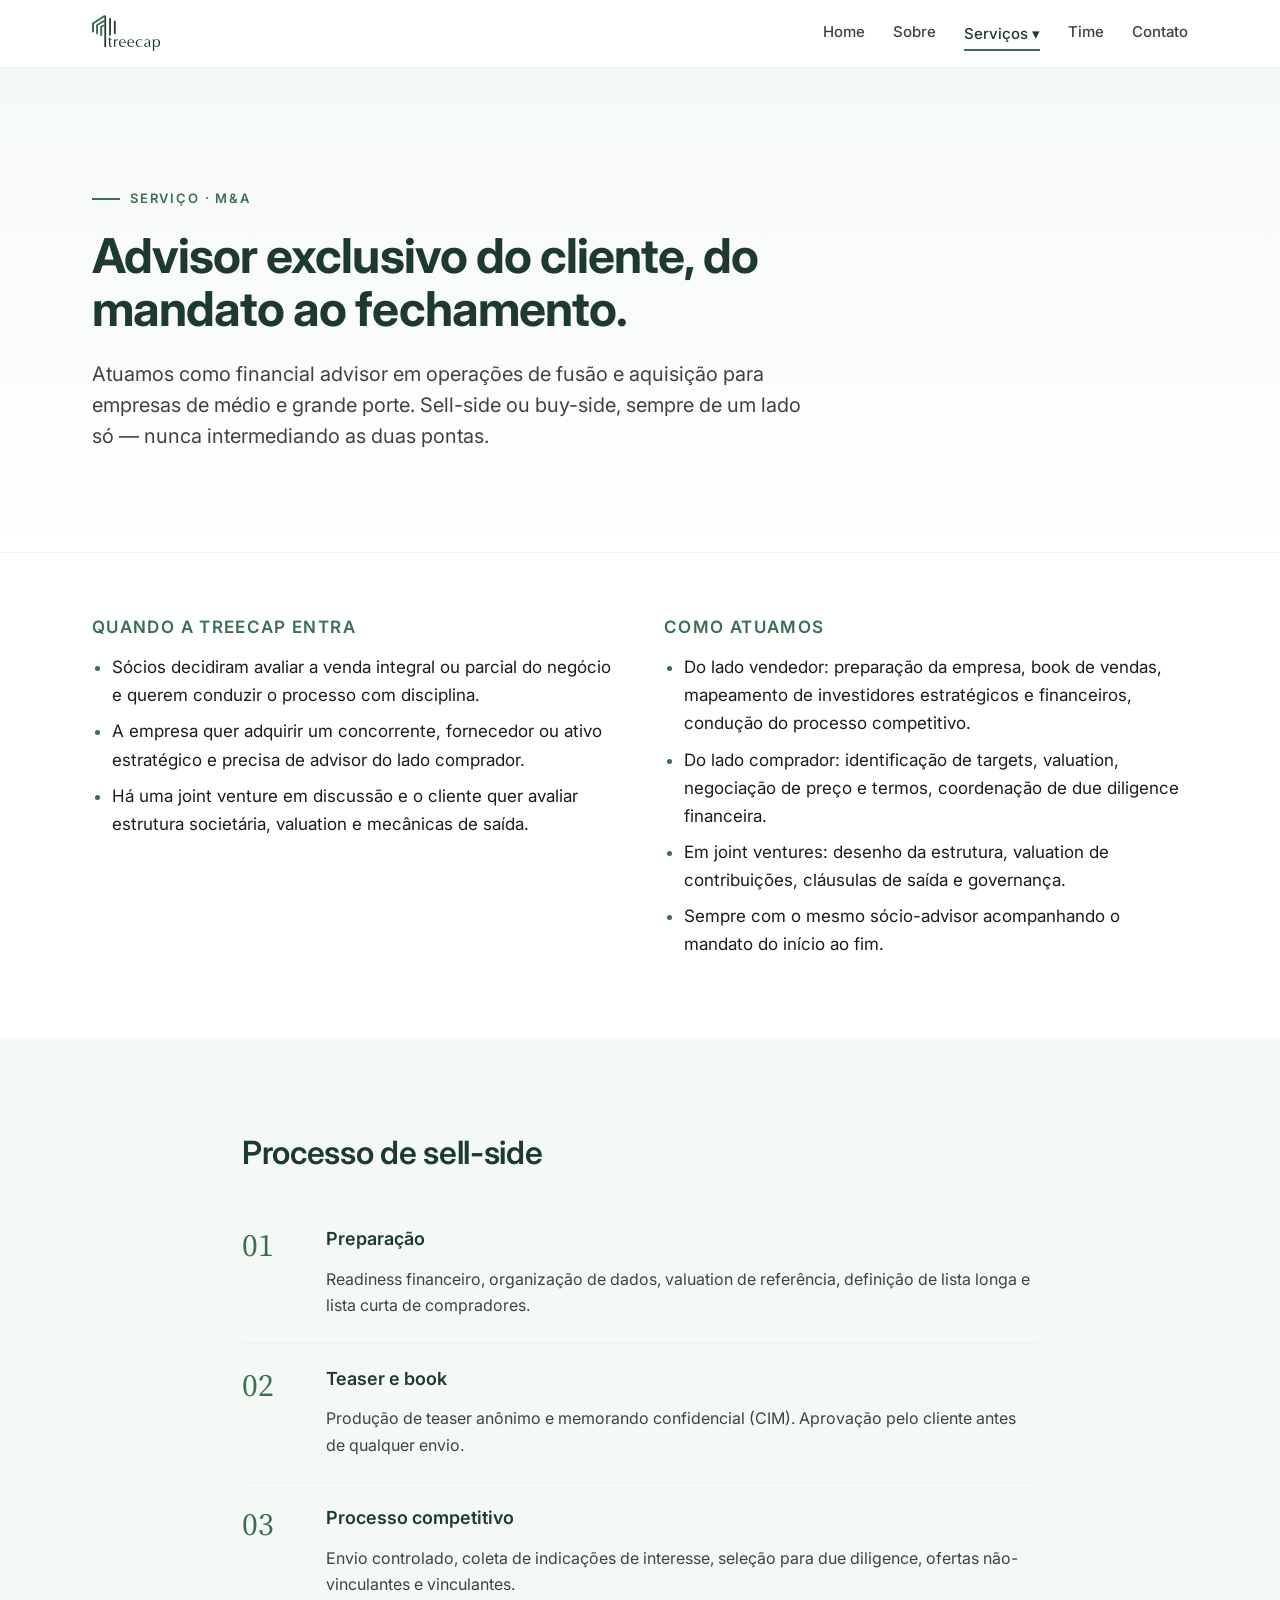
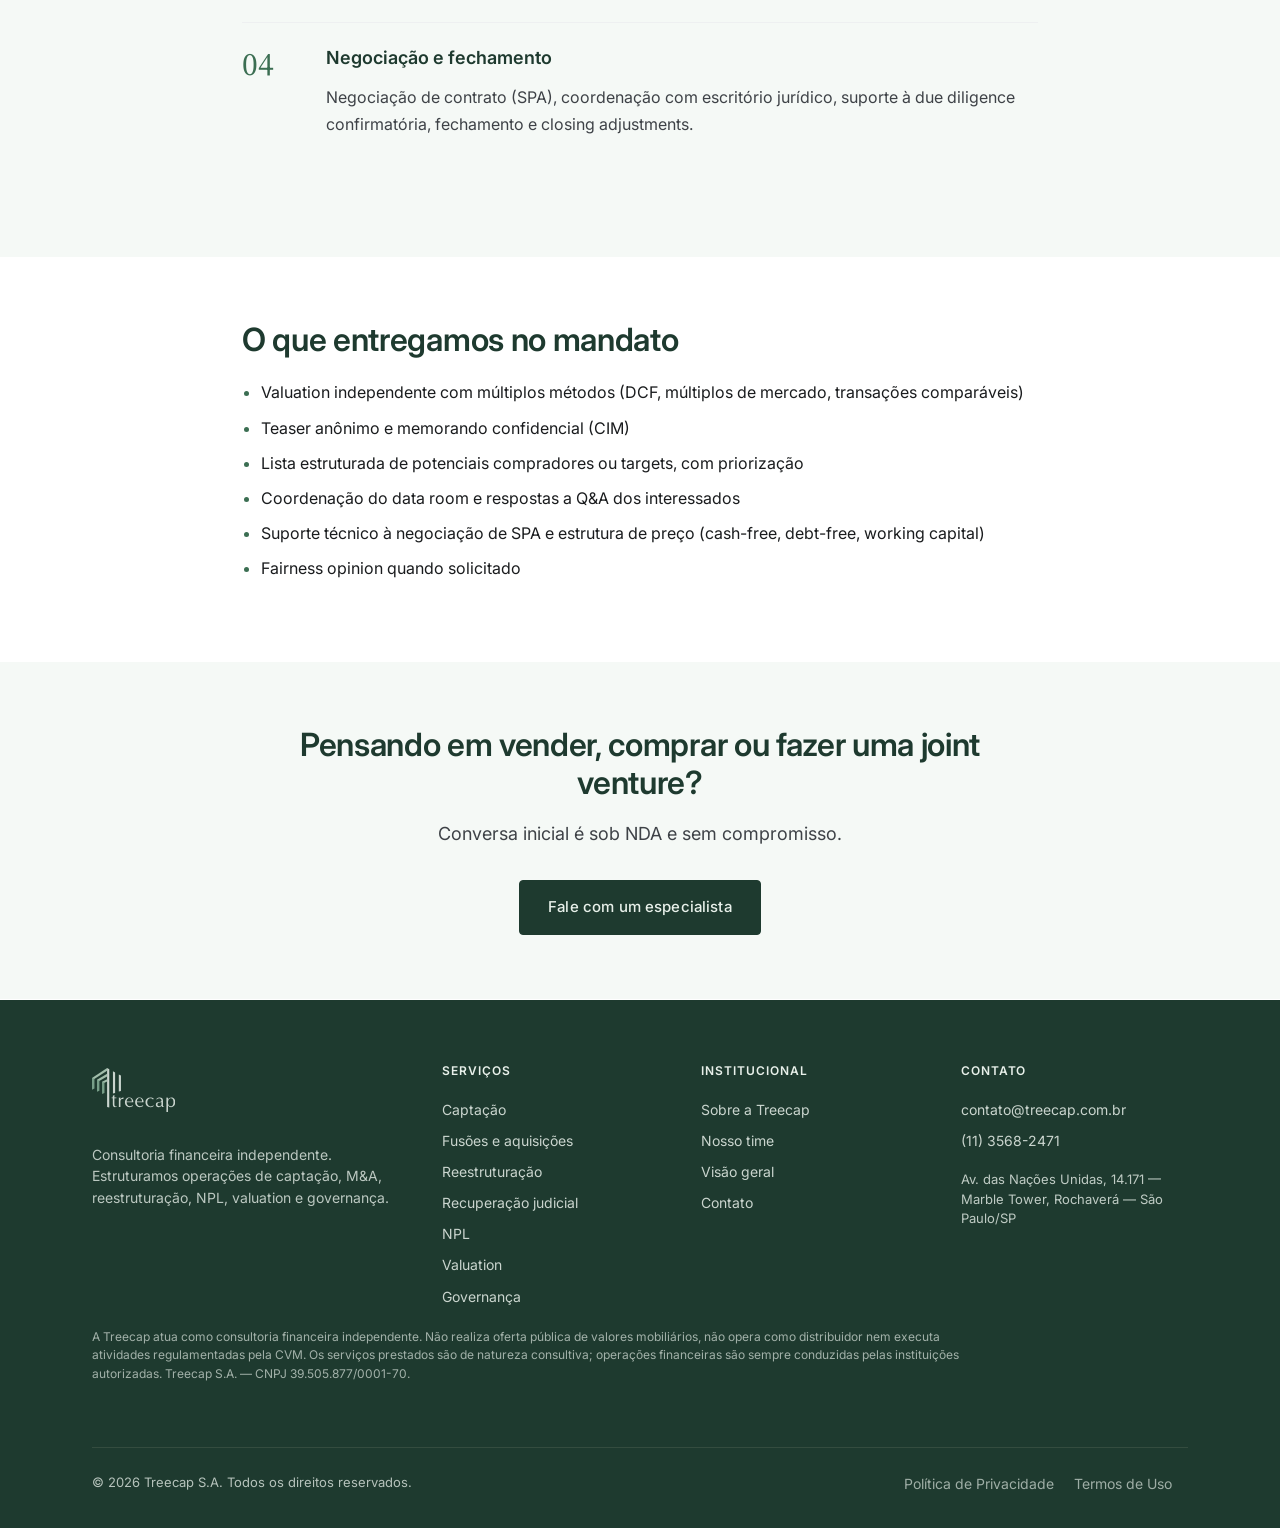
<file: fusoes-e-aquisicoes.html>
<!DOCTYPE html>
<html lang="pt-BR">
<head>
<meta charset="UTF-8" />
<meta name="viewport" content="width=device-width, initial-scale=1.0" />
<title>Fusões e aquisições — Treecap</title>
<meta name="description" content="Advisor exclusivo em operações de M&A: sell-side, buy-side, joint ventures e operações societárias." />
<link rel="icon" type="image/svg+xml" href="assets/favicon.svg" />
<link rel="stylesheet" href="styles.css" />
<link rel="preconnect" href="https://fonts.googleapis.com">
<link rel="preconnect" href="https://fonts.gstatic.com" crossorigin>
<link href="https://fonts.googleapis.com/css2?family=Inter:wght@400;500;600;700&family=Source+Serif+Pro:ital,wght@0,400;0,600;1,400&display=swap" rel="stylesheet">
</head>
<body>

<header class="navbar">
  <div class="navbar-inner">
    <a class="brand" href="index.html" aria-label="Treecap — voltar para a home">
      <span class="brand-logo"><svg width="367" height="194" viewBox="0 0 367 194" fill="none" xmlns="http://www.w3.org/2000/svg">
<path d="M91.8601 122.051L98.7343 119.4V130.544H107.835C107.712 131.354 107.663 131.944 107.663 132.361C107.663 132.778 107.712 133.245 107.835 133.834H98.7343V158.308C98.7343 161.818 99.0279 164.322 99.5905 165.819C100.569 168.299 102.404 169.526 105.095 169.526C105.731 169.526 106.416 169.428 107.199 169.256C107.981 169.084 108.569 168.961 108.96 168.912V170.974C107.59 171.49 106.342 171.883 105.266 172.128C104.165 172.398 102.991 172.521 101.743 172.521C98.294 172.521 95.8476 171.588 94.3553 169.747C92.6918 167.685 91.8601 164.076 91.8601 158.946V133.785H86.5271C86.6494 133.441 86.6983 132.901 86.6983 132.14C86.6983 131.453 86.6494 130.913 86.5271 130.495H91.8601V122.002V122.051Z" fill="#D6D6BB"/>
<path d="M118.427 171.932V130.618L121.877 130.888L125.326 130.544V139.259L125.766 138.228C127.308 135.748 128.922 133.858 130.586 132.533C132.592 130.913 134.598 130.127 136.604 130.127C137.753 130.127 138.634 130.274 139.27 130.569L138.071 137.81C137.778 137.761 137.191 137.516 136.261 137.074C135.332 136.632 134.598 136.436 134.035 136.436C133.056 136.436 132.053 136.632 131.026 137C129.999 137.369 129.167 137.909 128.531 138.596C127.21 140.142 126.353 141.738 125.962 143.334C125.571 144.929 125.35 147.016 125.35 149.544V171.883L121.901 171.613L118.452 171.956L118.427 171.932Z" fill="#D6D6BB"/>
<path d="M180.393 163.045L180.295 167.489C178.069 169.084 175.721 170.312 173.25 171.195C170.779 172.079 168.21 172.521 165.519 172.521C159.452 172.521 154.535 170.631 150.817 166.826C147.098 163.021 145.239 157.866 145.239 151.312C145.239 144.757 146.903 140.02 150.23 136.215C153.777 132.14 158.67 130.102 164.932 130.102C170.021 130.102 174.131 131.796 177.213 135.208C180.662 138.964 182.375 144.34 182.375 151.312L164.932 151.042H152.823C152.823 156.197 153.997 160.37 156.346 163.561C158.988 167.12 162.755 168.888 167.697 168.888C170.339 168.888 172.883 168.2 175.354 166.85C177.017 165.942 178.705 164.666 180.418 163.021L180.393 163.045ZM152.798 147.875H175.672C175.672 143.432 174.962 139.946 173.519 137.467C171.733 134.349 168.871 132.778 164.932 132.778C160.994 132.778 158.058 134.374 155.832 137.54C153.826 140.363 152.823 143.825 152.823 147.875H152.798Z" fill="#D6D6BB"/>
<path d="M225.43 163.045L225.332 167.489C223.106 169.084 220.758 170.312 218.287 171.195C215.816 172.079 213.248 172.521 210.557 172.521C204.49 172.521 199.572 170.631 195.854 166.826C192.136 163.021 190.276 157.866 190.276 151.312C190.276 144.757 191.94 140.02 195.267 136.215C198.814 132.14 203.707 130.102 209.969 130.102C215.058 130.102 219.168 131.796 222.25 135.208C225.699 138.964 227.412 144.34 227.412 151.312L209.969 151.042H197.86C197.86 156.197 199.034 160.37 201.383 163.561C204.025 167.12 207.792 168.888 212.734 168.888C215.376 168.888 217.92 168.2 220.391 166.85C222.054 165.942 223.742 164.666 225.455 163.021L225.43 163.045ZM197.836 147.875H220.709C220.709 143.432 219.999 139.946 218.556 137.467C216.77 134.349 213.908 132.778 209.969 132.778C206.031 132.778 203.095 134.374 200.869 137.54C198.863 140.363 197.86 143.825 197.86 147.875H197.836Z" fill="#D6D6BB"/>
<path d="M271.764 133.637L269.782 139.332H269.097C268.755 138.866 268.388 138.375 267.972 137.835C267.556 137.295 267.165 136.853 266.773 136.509C265.795 135.429 264.547 134.57 262.982 133.956C261.44 133.343 259.85 133.048 258.26 133.048C253.563 133.048 249.869 134.865 247.178 138.473C244.707 141.812 243.484 145.887 243.484 150.723C243.484 156.246 244.928 160.762 247.814 164.297C250.701 167.832 254.468 169.6 259.116 169.6C261.465 169.6 263.618 169.084 265.55 168.053C267.043 167.243 268.853 165.893 270.957 164.003L271.47 164.273L271.03 168.25C267.14 171.122 262.761 172.57 257.869 172.57C250.872 172.57 245.417 170.532 241.454 166.458C237.735 162.604 235.876 157.522 235.876 151.189C235.876 144.856 237.931 139.48 242.065 135.748C246.2 132.017 251.557 130.152 258.138 130.152C260.78 130.152 263.177 130.422 265.355 130.962C267.532 131.502 269.66 132.41 271.715 133.686L271.764 133.637Z" fill="#D6D6BB"/>
<path d="M312.936 144.586V167.096C313.107 168.299 313.89 168.912 315.26 168.912C315.994 168.912 316.826 168.79 317.755 168.569V170.459C317.462 170.582 317.046 170.729 316.508 170.925C315.969 171.122 315.382 171.293 314.722 171.392C314.061 171.514 313.278 171.563 312.373 171.563C310.734 171.563 309.364 171.171 308.312 170.361C307.26 169.551 306.624 168.2 306.404 166.31L305.621 167.096C302.001 170.729 297.744 172.521 292.851 172.521C289.696 172.521 286.98 171.539 284.754 169.6C282.503 167.636 281.403 165.107 281.403 162.014C281.403 157.645 283.042 154.503 286.295 152.613C288.301 151.459 291.971 150.452 297.304 149.593C301.022 148.955 303.371 148.39 304.349 147.875C305.719 147.139 306.404 145.788 306.404 143.825C306.404 140.609 305.523 138.13 303.787 136.362C302.05 134.619 299.554 133.736 296.35 133.736C293.61 133.736 291.188 134.472 289.133 135.969C287.518 137.123 286.515 138.351 286.124 139.676H285.17V134.84C287.396 133.294 289.647 132.115 291.922 131.305C294.172 130.495 296.545 130.102 299.016 130.102C308.288 130.102 312.936 134.938 312.936 144.586ZM306.062 162.947V150.354L303.053 150.968C298.062 151.95 294.906 152.711 293.61 153.3C290.16 154.847 288.448 157.35 288.448 160.812C288.448 163.463 289.182 165.476 290.674 166.85C292.166 168.225 294.221 168.912 296.863 168.912C297.94 168.912 299.163 168.593 300.484 167.93C301.805 167.268 302.881 166.507 303.738 165.647C304.202 165.255 304.692 164.764 305.23 164.224C305.768 163.684 306.037 163.266 306.037 162.972L306.062 162.947Z" fill="#D6D6BB"/>
<path d="M335.026 194L331.577 193.656L328.128 194V130.618L331.577 130.888L335.026 130.618V139.332C336.983 135.871 338.916 133.564 340.873 132.336C343.344 130.839 346.28 130.102 349.729 130.102C355.062 130.102 359.319 132.091 362.548 136.043C365.532 139.725 367.024 144.316 367.024 149.839C367.024 156.786 365.312 162.309 361.912 166.408C358.511 170.483 354.01 172.521 348.457 172.521C345.423 172.521 342.83 171.833 340.677 170.459C338.525 169.084 336.714 166.998 335.222 164.248L335.051 194H335.026ZM335.026 152.343C335.026 157.228 336.029 161.131 338.035 164.076C340.262 167.292 343.466 168.912 347.649 168.912C351.833 168.912 354.695 167.047 356.75 163.315C358.536 160.026 359.416 155.681 359.416 150.207C359.416 145.273 358.609 141.345 357.019 138.473C355.013 134.84 351.857 133.048 347.576 133.048C343.295 133.048 339.772 135.257 337.595 139.701C335.883 143.162 335.026 147.384 335.026 152.367V152.343Z" fill="#D6D6BB"/>
<path d="M44.3277 70.5745L66.6139 59.3316V49.3408L44.3277 61.05V70.5745Z" fill="#A89C7A"/>
<path d="M22.066 62.351L66.6138 37.4106V24.8668L22.066 52.1883V62.351Z" fill="#A89C7A"/>
<path d="M76.1056 173.675L66.6138 172.153V0L76.1056 5.08136V173.675Z" fill="#D6D6BB"/>
<path d="M101.89 109.703L92.3983 112.772V14.2867L101.89 19.2944V109.703Z" fill="#D6D6BB"/>
<path d="M127.675 100.989L118.183 104.156V28.2543L127.675 33.4339V100.989Z" fill="#D6D6BB"/>
<path d="M0 54.6185L66.6138 12.5438V0L0 43.5721V54.6185Z" fill="#A89C7A"/>
<path d="M10.7639 90.5562L0 95.9813V43.5721L10.7639 47.8188V90.5562Z" fill="#66644F"/>
<path d="M32.6342 100.449L22.066 104.909V52.1883L32.6342 56.3614V100.449Z" fill="#66644F"/>
<path d="M54.9204 110.268L44.3277 114.269V61.05L54.9204 65.2231V110.268Z" fill="#66644F"/>
</svg>
</span>
    </a>
    <nav class="nav-links">
      <a href="index.html" class="">Home</a>
      <a href="sobre.html" class="">Sobre</a>
      <div class="dropdown">
      <a href="servicos.html" class=" active">Serviços <span aria-hidden="true">▾</span></a>
      <div class="dropdown-panel"><a href="servicos.html">Visão geral dos serviços</a><a href="captacao-de-recursos.html">Captação de recursos</a><a href="fusoes-e-aquisicoes.html">Fusões e aquisições</a><a href="reestruturacao-financeira.html">Reestruturação financeira</a><a href="recuperacao-judicial.html">Recuperação judicial</a><a href="npl-e-recomposicao-de-divida.html">NPL e recomposição de dívida</a><a href="valuation.html">Valuation</a><a href="governanca-corporativa.html">Governança corporativa</a></div>
    </div>
      <a href="time.html" class="">Time</a>
      <a href="contato.html" class="">Contato</a>
    </nav>
  </div>
</header>
<main>

<section class="hero reveal">
  <div class="container">
    <div class="eyebrow">Serviço · M&A</div>
    <h1>Advisor exclusivo do cliente, do mandato ao fechamento.</h1>
    <p class="lead">Atuamos como financial advisor em operações de fusão e aquisição para empresas de médio e grande porte. Sell-side ou buy-side, sempre de um lado só — nunca intermediando as duas pontas.</p>
    
  </div>
</section>

<section class="tight reveal">
  <div class="container">
    <div class="grid grid-2 gap-48">
      <div>
        <h4 class="mt-0">Quando a Treecap entra</h4>
        <ul><li>Sócios decidiram avaliar a venda integral ou parcial do negócio e querem conduzir o processo com disciplina.</li><li>A empresa quer adquirir um concorrente, fornecedor ou ativo estratégico e precisa de advisor do lado comprador.</li><li>Há uma joint venture em discussão e o cliente quer avaliar estrutura societária, valuation e mecânicas de saída.</li></ul>
      </div>
      <div>
        <h4 class="mt-0">Como atuamos</h4>
        <ul><li>Do lado vendedor: preparação da empresa, book de vendas, mapeamento de investidores estratégicos e financeiros, condução do processo competitivo.</li><li>Do lado comprador: identificação de targets, valuation, negociação de preço e termos, coordenação de due diligence financeira.</li><li>Em joint ventures: desenho da estrutura, valuation de contribuições, cláusulas de saída e governança.</li><li>Sempre com o mesmo sócio-advisor acompanhando o mandato do início ao fim.</li></ul>
      </div>
    </div>
  </div>
</section>

<section class="bg-light reveal">
  <div class="container-narrow">
    <h2 class="mt-0">Processo de sell-side</h2>
    <div class="process mt-32">
      
        <div class="step">
          <div>
            <h4>Preparação</h4>
            <p>Readiness financeiro, organização de dados, valuation de referência, definição de lista longa e lista curta de compradores.</p>
          </div>
        </div>
      
        <div class="step">
          <div>
            <h4>Teaser e book</h4>
            <p>Produção de teaser anônimo e memorando confidencial (CIM). Aprovação pelo cliente antes de qualquer envio.</p>
          </div>
        </div>
      
        <div class="step">
          <div>
            <h4>Processo competitivo</h4>
            <p>Envio controlado, coleta de indicações de interesse, seleção para due diligence, ofertas não-vinculantes e vinculantes.</p>
          </div>
        </div>
      
        <div class="step">
          <div>
            <h4>Negociação e fechamento</h4>
            <p>Negociação de contrato (SPA), coordenação com escritório jurídico, suporte à due diligence confirmatória, fechamento e closing adjustments.</p>
          </div>
        </div>
      
    </div>
  </div>
</section>

<section class="tight reveal">
  <div class="container-narrow">
    <h2 class="mt-0">O que entregamos no mandato</h2>
    <ul class="big-list">
      <li>Valuation independente com múltiplos métodos (DCF, múltiplos de mercado, transações comparáveis)</li><li>Teaser anônimo e memorando confidencial (CIM)</li><li>Lista estruturada de potenciais compradores ou targets, com priorização</li><li>Coordenação do data room e respostas a Q&A dos interessados</li><li>Suporte técnico à negociação de SPA e estrutura de preço (cash-free, debt-free, working capital)</li><li>Fairness opinion quando solicitado</li>
    </ul>
  </div>
</section>

<section class="bg-light tight reveal">
  <div class="container-narrow center">
    <h2 class="mt-0">Pensando em vender, comprar ou fazer uma joint venture?</h2>
    <p class="cta-band-body">Conversa inicial é sob NDA e sem compromisso.</p>
    <a href="contato.html" class="btn">Fale com um especialista</a>
  </div>
</section>
</main>

<footer class="footer">
  <div class="container">
    <div class="footer-grid">
      <div>
        <a class="brand brand-footer" href="index.html" aria-label="Treecap — home">
          <span class="brand-logo"><svg width="367" height="194" viewBox="0 0 367 194" fill="none" xmlns="http://www.w3.org/2000/svg">
<path d="M91.8601 122.051L98.7343 119.4V130.544H107.835C107.712 131.354 107.663 131.944 107.663 132.361C107.663 132.778 107.712 133.245 107.835 133.834H98.7343V158.308C98.7343 161.818 99.0279 164.322 99.5905 165.819C100.569 168.299 102.404 169.526 105.095 169.526C105.731 169.526 106.416 169.428 107.199 169.256C107.981 169.084 108.569 168.961 108.96 168.912V170.974C107.59 171.49 106.342 171.883 105.266 172.128C104.165 172.398 102.991 172.521 101.743 172.521C98.294 172.521 95.8476 171.588 94.3553 169.747C92.6918 167.685 91.8601 164.076 91.8601 158.946V133.785H86.5271C86.6494 133.441 86.6983 132.901 86.6983 132.14C86.6983 131.453 86.6494 130.913 86.5271 130.495H91.8601V122.002V122.051Z" fill="#D6D6BB"/>
<path d="M118.427 171.932V130.618L121.877 130.888L125.326 130.544V139.259L125.766 138.228C127.308 135.748 128.922 133.858 130.586 132.533C132.592 130.913 134.598 130.127 136.604 130.127C137.753 130.127 138.634 130.274 139.27 130.569L138.071 137.81C137.778 137.761 137.191 137.516 136.261 137.074C135.332 136.632 134.598 136.436 134.035 136.436C133.056 136.436 132.053 136.632 131.026 137C129.999 137.369 129.167 137.909 128.531 138.596C127.21 140.142 126.353 141.738 125.962 143.334C125.571 144.929 125.35 147.016 125.35 149.544V171.883L121.901 171.613L118.452 171.956L118.427 171.932Z" fill="#D6D6BB"/>
<path d="M180.393 163.045L180.295 167.489C178.069 169.084 175.721 170.312 173.25 171.195C170.779 172.079 168.21 172.521 165.519 172.521C159.452 172.521 154.535 170.631 150.817 166.826C147.098 163.021 145.239 157.866 145.239 151.312C145.239 144.757 146.903 140.02 150.23 136.215C153.777 132.14 158.67 130.102 164.932 130.102C170.021 130.102 174.131 131.796 177.213 135.208C180.662 138.964 182.375 144.34 182.375 151.312L164.932 151.042H152.823C152.823 156.197 153.997 160.37 156.346 163.561C158.988 167.12 162.755 168.888 167.697 168.888C170.339 168.888 172.883 168.2 175.354 166.85C177.017 165.942 178.705 164.666 180.418 163.021L180.393 163.045ZM152.798 147.875H175.672C175.672 143.432 174.962 139.946 173.519 137.467C171.733 134.349 168.871 132.778 164.932 132.778C160.994 132.778 158.058 134.374 155.832 137.54C153.826 140.363 152.823 143.825 152.823 147.875H152.798Z" fill="#D6D6BB"/>
<path d="M225.43 163.045L225.332 167.489C223.106 169.084 220.758 170.312 218.287 171.195C215.816 172.079 213.248 172.521 210.557 172.521C204.49 172.521 199.572 170.631 195.854 166.826C192.136 163.021 190.276 157.866 190.276 151.312C190.276 144.757 191.94 140.02 195.267 136.215C198.814 132.14 203.707 130.102 209.969 130.102C215.058 130.102 219.168 131.796 222.25 135.208C225.699 138.964 227.412 144.34 227.412 151.312L209.969 151.042H197.86C197.86 156.197 199.034 160.37 201.383 163.561C204.025 167.12 207.792 168.888 212.734 168.888C215.376 168.888 217.92 168.2 220.391 166.85C222.054 165.942 223.742 164.666 225.455 163.021L225.43 163.045ZM197.836 147.875H220.709C220.709 143.432 219.999 139.946 218.556 137.467C216.77 134.349 213.908 132.778 209.969 132.778C206.031 132.778 203.095 134.374 200.869 137.54C198.863 140.363 197.86 143.825 197.86 147.875H197.836Z" fill="#D6D6BB"/>
<path d="M271.764 133.637L269.782 139.332H269.097C268.755 138.866 268.388 138.375 267.972 137.835C267.556 137.295 267.165 136.853 266.773 136.509C265.795 135.429 264.547 134.57 262.982 133.956C261.44 133.343 259.85 133.048 258.26 133.048C253.563 133.048 249.869 134.865 247.178 138.473C244.707 141.812 243.484 145.887 243.484 150.723C243.484 156.246 244.928 160.762 247.814 164.297C250.701 167.832 254.468 169.6 259.116 169.6C261.465 169.6 263.618 169.084 265.55 168.053C267.043 167.243 268.853 165.893 270.957 164.003L271.47 164.273L271.03 168.25C267.14 171.122 262.761 172.57 257.869 172.57C250.872 172.57 245.417 170.532 241.454 166.458C237.735 162.604 235.876 157.522 235.876 151.189C235.876 144.856 237.931 139.48 242.065 135.748C246.2 132.017 251.557 130.152 258.138 130.152C260.78 130.152 263.177 130.422 265.355 130.962C267.532 131.502 269.66 132.41 271.715 133.686L271.764 133.637Z" fill="#D6D6BB"/>
<path d="M312.936 144.586V167.096C313.107 168.299 313.89 168.912 315.26 168.912C315.994 168.912 316.826 168.79 317.755 168.569V170.459C317.462 170.582 317.046 170.729 316.508 170.925C315.969 171.122 315.382 171.293 314.722 171.392C314.061 171.514 313.278 171.563 312.373 171.563C310.734 171.563 309.364 171.171 308.312 170.361C307.26 169.551 306.624 168.2 306.404 166.31L305.621 167.096C302.001 170.729 297.744 172.521 292.851 172.521C289.696 172.521 286.98 171.539 284.754 169.6C282.503 167.636 281.403 165.107 281.403 162.014C281.403 157.645 283.042 154.503 286.295 152.613C288.301 151.459 291.971 150.452 297.304 149.593C301.022 148.955 303.371 148.39 304.349 147.875C305.719 147.139 306.404 145.788 306.404 143.825C306.404 140.609 305.523 138.13 303.787 136.362C302.05 134.619 299.554 133.736 296.35 133.736C293.61 133.736 291.188 134.472 289.133 135.969C287.518 137.123 286.515 138.351 286.124 139.676H285.17V134.84C287.396 133.294 289.647 132.115 291.922 131.305C294.172 130.495 296.545 130.102 299.016 130.102C308.288 130.102 312.936 134.938 312.936 144.586ZM306.062 162.947V150.354L303.053 150.968C298.062 151.95 294.906 152.711 293.61 153.3C290.16 154.847 288.448 157.35 288.448 160.812C288.448 163.463 289.182 165.476 290.674 166.85C292.166 168.225 294.221 168.912 296.863 168.912C297.94 168.912 299.163 168.593 300.484 167.93C301.805 167.268 302.881 166.507 303.738 165.647C304.202 165.255 304.692 164.764 305.23 164.224C305.768 163.684 306.037 163.266 306.037 162.972L306.062 162.947Z" fill="#D6D6BB"/>
<path d="M335.026 194L331.577 193.656L328.128 194V130.618L331.577 130.888L335.026 130.618V139.332C336.983 135.871 338.916 133.564 340.873 132.336C343.344 130.839 346.28 130.102 349.729 130.102C355.062 130.102 359.319 132.091 362.548 136.043C365.532 139.725 367.024 144.316 367.024 149.839C367.024 156.786 365.312 162.309 361.912 166.408C358.511 170.483 354.01 172.521 348.457 172.521C345.423 172.521 342.83 171.833 340.677 170.459C338.525 169.084 336.714 166.998 335.222 164.248L335.051 194H335.026ZM335.026 152.343C335.026 157.228 336.029 161.131 338.035 164.076C340.262 167.292 343.466 168.912 347.649 168.912C351.833 168.912 354.695 167.047 356.75 163.315C358.536 160.026 359.416 155.681 359.416 150.207C359.416 145.273 358.609 141.345 357.019 138.473C355.013 134.84 351.857 133.048 347.576 133.048C343.295 133.048 339.772 135.257 337.595 139.701C335.883 143.162 335.026 147.384 335.026 152.367V152.343Z" fill="#D6D6BB"/>
<path d="M44.3277 70.5745L66.6139 59.3316V49.3408L44.3277 61.05V70.5745Z" fill="#A89C7A"/>
<path d="M22.066 62.351L66.6138 37.4106V24.8668L22.066 52.1883V62.351Z" fill="#A89C7A"/>
<path d="M76.1056 173.675L66.6138 172.153V0L76.1056 5.08136V173.675Z" fill="#D6D6BB"/>
<path d="M101.89 109.703L92.3983 112.772V14.2867L101.89 19.2944V109.703Z" fill="#D6D6BB"/>
<path d="M127.675 100.989L118.183 104.156V28.2543L127.675 33.4339V100.989Z" fill="#D6D6BB"/>
<path d="M0 54.6185L66.6138 12.5438V0L0 43.5721V54.6185Z" fill="#A89C7A"/>
<path d="M10.7639 90.5562L0 95.9813V43.5721L10.7639 47.8188V90.5562Z" fill="#66644F"/>
<path d="M32.6342 100.449L22.066 104.909V52.1883L32.6342 56.3614V100.449Z" fill="#66644F"/>
<path d="M54.9204 110.268L44.3277 114.269V61.05L54.9204 65.2231V110.268Z" fill="#66644F"/>
</svg>
</span>
        </a>
        <p class="footer-tagline">Consultoria financeira independente. Estruturamos operações de captação, M&A, reestruturação, NPL, valuation e governança.</p>
      </div>
      <div>
        <h4>Serviços</h4>
        <a href="captacao-de-recursos.html">Captação</a>
        <a href="fusoes-e-aquisicoes.html">Fusões e aquisições</a>
        <a href="reestruturacao-financeira.html">Reestruturação</a>
        <a href="recuperacao-judicial.html">Recuperação judicial</a>
        <a href="npl-e-recomposicao-de-divida.html">NPL</a>
        <a href="valuation.html">Valuation</a>
        <a href="governanca-corporativa.html">Governança</a>
      </div>
      <div>
        <h4>Institucional</h4>
        <a href="sobre.html">Sobre a Treecap</a>
        <a href="time.html">Nosso time</a>
        <a href="servicos.html">Visão geral</a>
        <a href="contato.html">Contato</a>
      </div>
      <div>
        <h4>Contato</h4>
        <a href="mailto:contato@treecap.com.br">contato@treecap.com.br</a>
        <a href="tel:+551135682471">(11) 3568-2471</a>
        <div class="footer-address">Av. das Nações Unidas, 14.171 — Marble Tower, Rochaverá — São Paulo/SP</div>
      </div>
    </div>
    <div class="footer-disclaimer">
      A Treecap atua como consultoria financeira independente. Não realiza oferta pública de valores mobiliários, não opera como distribuidor nem executa atividades regulamentadas pela CVM. Os serviços prestados são de natureza consultiva; operações financeiras são sempre conduzidas pelas instituições autorizadas. Treecap S.A. — CNPJ 39.505.877/0001-70.
    </div>
    <div class="footer-bottom">
      <div>© 2026 Treecap S.A. Todos os direitos reservados.</div>
      <div>
        <a href="politica-de-privacidade.html" class="inline">Política de Privacidade</a>
        <a href="termos-de-uso.html" class="inline">Termos de Uso</a>
      </div>
    </div>
  </div>
</footer>

<script>
(function() {
  if (!('IntersectionObserver' in window)) {
    document.querySelectorAll('.reveal').forEach(el => el.classList.add('is-visible'));
    return;
  }
  var io = new IntersectionObserver(function(entries) {
    entries.forEach(function(entry) {
      if (entry.isIntersecting) {
        entry.target.classList.add('is-visible');
        io.unobserve(entry.target);
      }
    });
  }, { threshold: 0.12, rootMargin: '0px 0px -60px 0px' });
  document.querySelectorAll('.reveal').forEach(function(el) { io.observe(el); });
})();
</script>
</body>
</html>
</file>
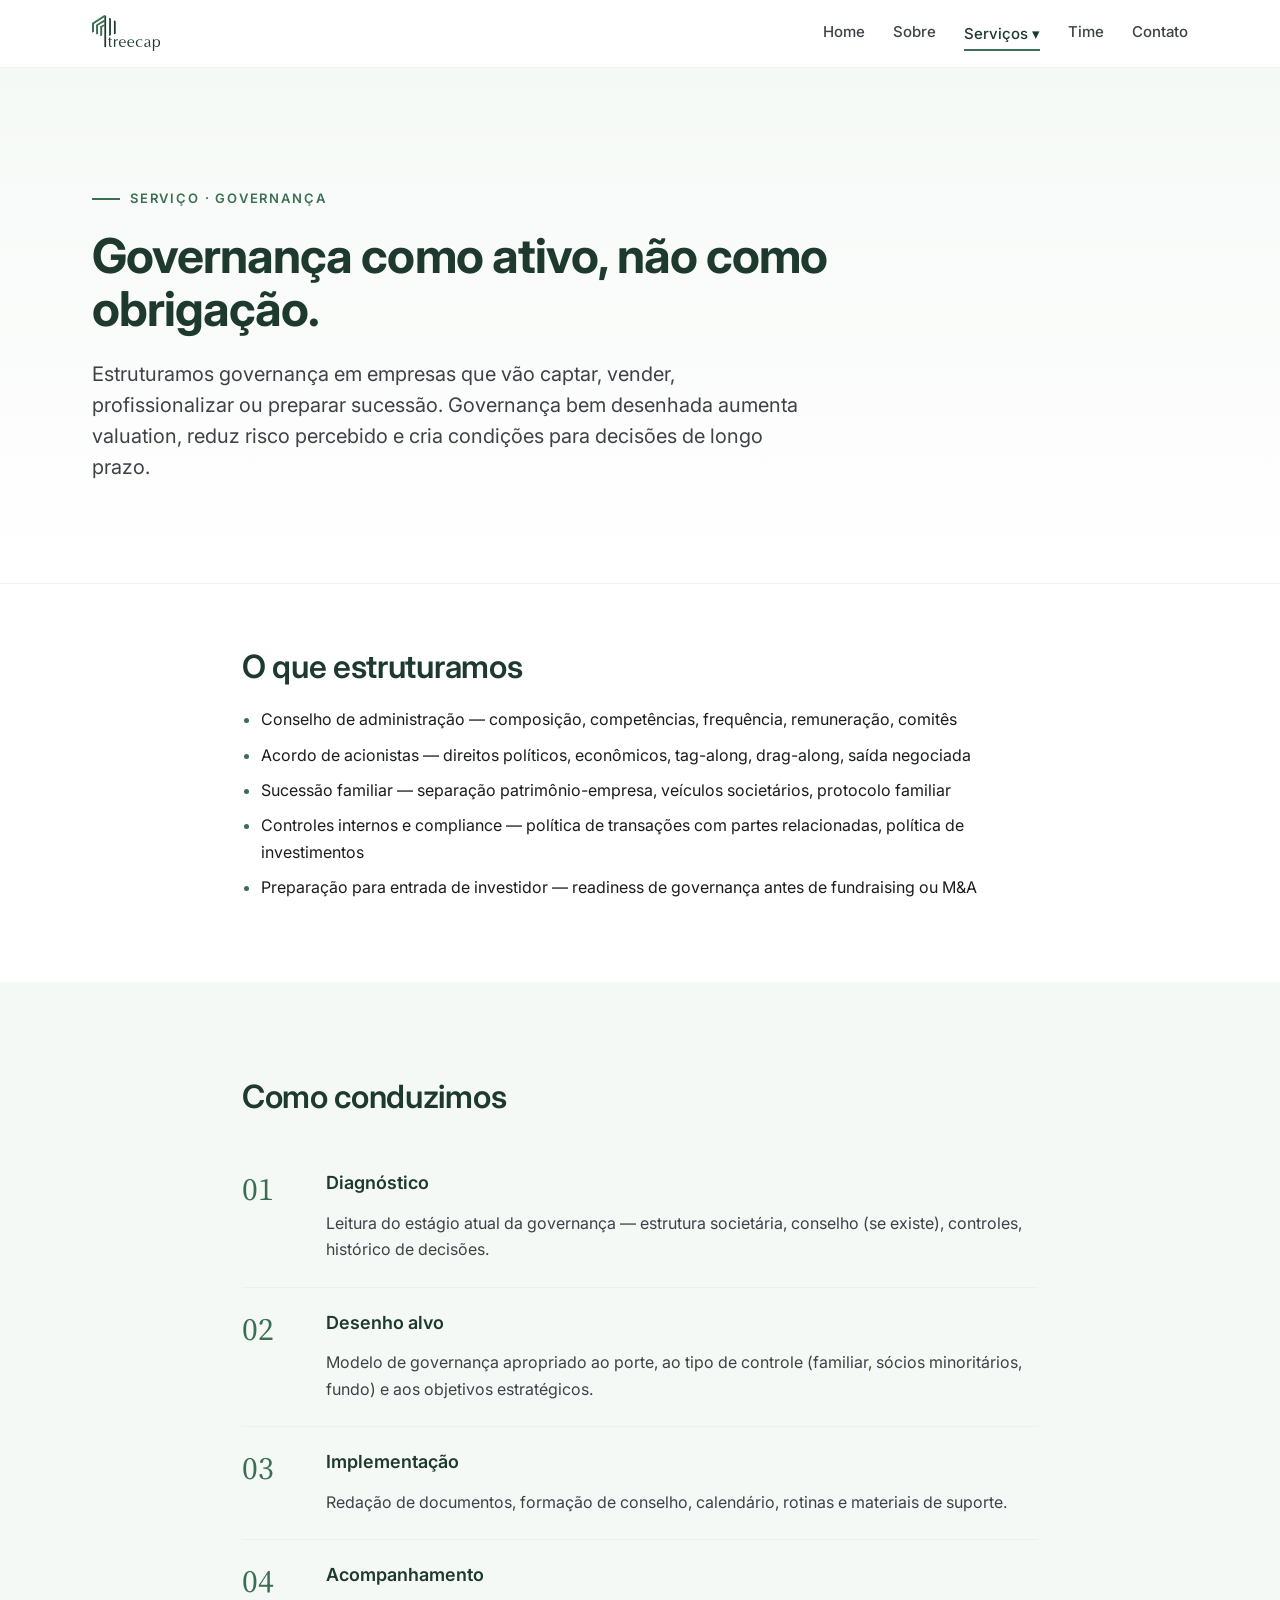
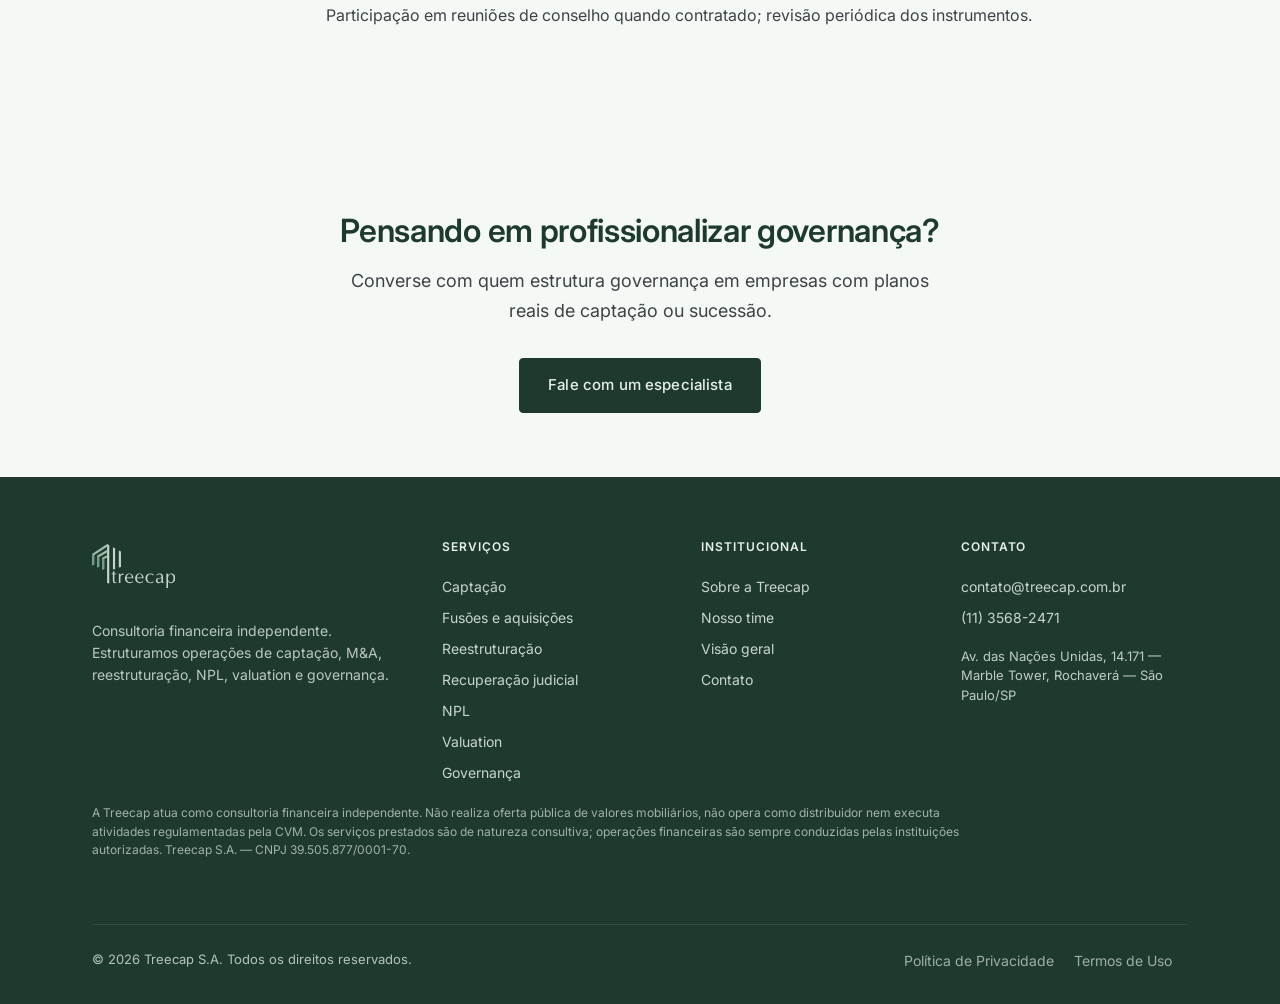
<file: governanca-corporativa.html>
<!DOCTYPE html>
<html lang="pt-BR">
<head>
<meta charset="UTF-8" />
<meta name="viewport" content="width=device-width, initial-scale=1.0" />
<title>Governança corporativa — Treecap</title>
<meta name="description" content="Estruturação de conselho, controles, sucessão e relações societárias para empresas em transição." />
<link rel="icon" type="image/svg+xml" href="assets/favicon.svg" />
<link rel="stylesheet" href="styles.css" />
<link rel="preconnect" href="https://fonts.googleapis.com">
<link rel="preconnect" href="https://fonts.gstatic.com" crossorigin>
<link href="https://fonts.googleapis.com/css2?family=Inter:wght@400;500;600;700&family=Source+Serif+Pro:ital,wght@0,400;0,600;1,400&display=swap" rel="stylesheet">
</head>
<body>

<header class="navbar">
  <div class="navbar-inner">
    <a class="brand" href="index.html" aria-label="Treecap — voltar para a home">
      <span class="brand-logo"><svg width="367" height="194" viewBox="0 0 367 194" fill="none" xmlns="http://www.w3.org/2000/svg">
<path d="M91.8601 122.051L98.7343 119.4V130.544H107.835C107.712 131.354 107.663 131.944 107.663 132.361C107.663 132.778 107.712 133.245 107.835 133.834H98.7343V158.308C98.7343 161.818 99.0279 164.322 99.5905 165.819C100.569 168.299 102.404 169.526 105.095 169.526C105.731 169.526 106.416 169.428 107.199 169.256C107.981 169.084 108.569 168.961 108.96 168.912V170.974C107.59 171.49 106.342 171.883 105.266 172.128C104.165 172.398 102.991 172.521 101.743 172.521C98.294 172.521 95.8476 171.588 94.3553 169.747C92.6918 167.685 91.8601 164.076 91.8601 158.946V133.785H86.5271C86.6494 133.441 86.6983 132.901 86.6983 132.14C86.6983 131.453 86.6494 130.913 86.5271 130.495H91.8601V122.002V122.051Z" fill="#D6D6BB"/>
<path d="M118.427 171.932V130.618L121.877 130.888L125.326 130.544V139.259L125.766 138.228C127.308 135.748 128.922 133.858 130.586 132.533C132.592 130.913 134.598 130.127 136.604 130.127C137.753 130.127 138.634 130.274 139.27 130.569L138.071 137.81C137.778 137.761 137.191 137.516 136.261 137.074C135.332 136.632 134.598 136.436 134.035 136.436C133.056 136.436 132.053 136.632 131.026 137C129.999 137.369 129.167 137.909 128.531 138.596C127.21 140.142 126.353 141.738 125.962 143.334C125.571 144.929 125.35 147.016 125.35 149.544V171.883L121.901 171.613L118.452 171.956L118.427 171.932Z" fill="#D6D6BB"/>
<path d="M180.393 163.045L180.295 167.489C178.069 169.084 175.721 170.312 173.25 171.195C170.779 172.079 168.21 172.521 165.519 172.521C159.452 172.521 154.535 170.631 150.817 166.826C147.098 163.021 145.239 157.866 145.239 151.312C145.239 144.757 146.903 140.02 150.23 136.215C153.777 132.14 158.67 130.102 164.932 130.102C170.021 130.102 174.131 131.796 177.213 135.208C180.662 138.964 182.375 144.34 182.375 151.312L164.932 151.042H152.823C152.823 156.197 153.997 160.37 156.346 163.561C158.988 167.12 162.755 168.888 167.697 168.888C170.339 168.888 172.883 168.2 175.354 166.85C177.017 165.942 178.705 164.666 180.418 163.021L180.393 163.045ZM152.798 147.875H175.672C175.672 143.432 174.962 139.946 173.519 137.467C171.733 134.349 168.871 132.778 164.932 132.778C160.994 132.778 158.058 134.374 155.832 137.54C153.826 140.363 152.823 143.825 152.823 147.875H152.798Z" fill="#D6D6BB"/>
<path d="M225.43 163.045L225.332 167.489C223.106 169.084 220.758 170.312 218.287 171.195C215.816 172.079 213.248 172.521 210.557 172.521C204.49 172.521 199.572 170.631 195.854 166.826C192.136 163.021 190.276 157.866 190.276 151.312C190.276 144.757 191.94 140.02 195.267 136.215C198.814 132.14 203.707 130.102 209.969 130.102C215.058 130.102 219.168 131.796 222.25 135.208C225.699 138.964 227.412 144.34 227.412 151.312L209.969 151.042H197.86C197.86 156.197 199.034 160.37 201.383 163.561C204.025 167.12 207.792 168.888 212.734 168.888C215.376 168.888 217.92 168.2 220.391 166.85C222.054 165.942 223.742 164.666 225.455 163.021L225.43 163.045ZM197.836 147.875H220.709C220.709 143.432 219.999 139.946 218.556 137.467C216.77 134.349 213.908 132.778 209.969 132.778C206.031 132.778 203.095 134.374 200.869 137.54C198.863 140.363 197.86 143.825 197.86 147.875H197.836Z" fill="#D6D6BB"/>
<path d="M271.764 133.637L269.782 139.332H269.097C268.755 138.866 268.388 138.375 267.972 137.835C267.556 137.295 267.165 136.853 266.773 136.509C265.795 135.429 264.547 134.57 262.982 133.956C261.44 133.343 259.85 133.048 258.26 133.048C253.563 133.048 249.869 134.865 247.178 138.473C244.707 141.812 243.484 145.887 243.484 150.723C243.484 156.246 244.928 160.762 247.814 164.297C250.701 167.832 254.468 169.6 259.116 169.6C261.465 169.6 263.618 169.084 265.55 168.053C267.043 167.243 268.853 165.893 270.957 164.003L271.47 164.273L271.03 168.25C267.14 171.122 262.761 172.57 257.869 172.57C250.872 172.57 245.417 170.532 241.454 166.458C237.735 162.604 235.876 157.522 235.876 151.189C235.876 144.856 237.931 139.48 242.065 135.748C246.2 132.017 251.557 130.152 258.138 130.152C260.78 130.152 263.177 130.422 265.355 130.962C267.532 131.502 269.66 132.41 271.715 133.686L271.764 133.637Z" fill="#D6D6BB"/>
<path d="M312.936 144.586V167.096C313.107 168.299 313.89 168.912 315.26 168.912C315.994 168.912 316.826 168.79 317.755 168.569V170.459C317.462 170.582 317.046 170.729 316.508 170.925C315.969 171.122 315.382 171.293 314.722 171.392C314.061 171.514 313.278 171.563 312.373 171.563C310.734 171.563 309.364 171.171 308.312 170.361C307.26 169.551 306.624 168.2 306.404 166.31L305.621 167.096C302.001 170.729 297.744 172.521 292.851 172.521C289.696 172.521 286.98 171.539 284.754 169.6C282.503 167.636 281.403 165.107 281.403 162.014C281.403 157.645 283.042 154.503 286.295 152.613C288.301 151.459 291.971 150.452 297.304 149.593C301.022 148.955 303.371 148.39 304.349 147.875C305.719 147.139 306.404 145.788 306.404 143.825C306.404 140.609 305.523 138.13 303.787 136.362C302.05 134.619 299.554 133.736 296.35 133.736C293.61 133.736 291.188 134.472 289.133 135.969C287.518 137.123 286.515 138.351 286.124 139.676H285.17V134.84C287.396 133.294 289.647 132.115 291.922 131.305C294.172 130.495 296.545 130.102 299.016 130.102C308.288 130.102 312.936 134.938 312.936 144.586ZM306.062 162.947V150.354L303.053 150.968C298.062 151.95 294.906 152.711 293.61 153.3C290.16 154.847 288.448 157.35 288.448 160.812C288.448 163.463 289.182 165.476 290.674 166.85C292.166 168.225 294.221 168.912 296.863 168.912C297.94 168.912 299.163 168.593 300.484 167.93C301.805 167.268 302.881 166.507 303.738 165.647C304.202 165.255 304.692 164.764 305.23 164.224C305.768 163.684 306.037 163.266 306.037 162.972L306.062 162.947Z" fill="#D6D6BB"/>
<path d="M335.026 194L331.577 193.656L328.128 194V130.618L331.577 130.888L335.026 130.618V139.332C336.983 135.871 338.916 133.564 340.873 132.336C343.344 130.839 346.28 130.102 349.729 130.102C355.062 130.102 359.319 132.091 362.548 136.043C365.532 139.725 367.024 144.316 367.024 149.839C367.024 156.786 365.312 162.309 361.912 166.408C358.511 170.483 354.01 172.521 348.457 172.521C345.423 172.521 342.83 171.833 340.677 170.459C338.525 169.084 336.714 166.998 335.222 164.248L335.051 194H335.026ZM335.026 152.343C335.026 157.228 336.029 161.131 338.035 164.076C340.262 167.292 343.466 168.912 347.649 168.912C351.833 168.912 354.695 167.047 356.75 163.315C358.536 160.026 359.416 155.681 359.416 150.207C359.416 145.273 358.609 141.345 357.019 138.473C355.013 134.84 351.857 133.048 347.576 133.048C343.295 133.048 339.772 135.257 337.595 139.701C335.883 143.162 335.026 147.384 335.026 152.367V152.343Z" fill="#D6D6BB"/>
<path d="M44.3277 70.5745L66.6139 59.3316V49.3408L44.3277 61.05V70.5745Z" fill="#A89C7A"/>
<path d="M22.066 62.351L66.6138 37.4106V24.8668L22.066 52.1883V62.351Z" fill="#A89C7A"/>
<path d="M76.1056 173.675L66.6138 172.153V0L76.1056 5.08136V173.675Z" fill="#D6D6BB"/>
<path d="M101.89 109.703L92.3983 112.772V14.2867L101.89 19.2944V109.703Z" fill="#D6D6BB"/>
<path d="M127.675 100.989L118.183 104.156V28.2543L127.675 33.4339V100.989Z" fill="#D6D6BB"/>
<path d="M0 54.6185L66.6138 12.5438V0L0 43.5721V54.6185Z" fill="#A89C7A"/>
<path d="M10.7639 90.5562L0 95.9813V43.5721L10.7639 47.8188V90.5562Z" fill="#66644F"/>
<path d="M32.6342 100.449L22.066 104.909V52.1883L32.6342 56.3614V100.449Z" fill="#66644F"/>
<path d="M54.9204 110.268L44.3277 114.269V61.05L54.9204 65.2231V110.268Z" fill="#66644F"/>
</svg>
</span>
    </a>
    <nav class="nav-links">
      <a href="index.html" class="">Home</a>
      <a href="sobre.html" class="">Sobre</a>
      <div class="dropdown">
      <a href="servicos.html" class=" active">Serviços <span aria-hidden="true">▾</span></a>
      <div class="dropdown-panel"><a href="servicos.html">Visão geral dos serviços</a><a href="captacao-de-recursos.html">Captação de recursos</a><a href="fusoes-e-aquisicoes.html">Fusões e aquisições</a><a href="reestruturacao-financeira.html">Reestruturação financeira</a><a href="recuperacao-judicial.html">Recuperação judicial</a><a href="npl-e-recomposicao-de-divida.html">NPL e recomposição de dívida</a><a href="valuation.html">Valuation</a><a href="governanca-corporativa.html">Governança corporativa</a></div>
    </div>
      <a href="time.html" class="">Time</a>
      <a href="contato.html" class="">Contato</a>
    </nav>
  </div>
</header>
<main>

<section class="hero reveal">
  <div class="container">
    <div class="eyebrow">Serviço · Governança</div>
    <h1>Governança como ativo, não como obrigação.</h1>
    <p class="lead">Estruturamos governança em empresas que vão captar, vender, profissionalizar ou preparar sucessão. Governança bem desenhada aumenta valuation, reduz risco percebido e cria condições para decisões de longo prazo.</p>
    
  </div>
</section>

<section class="tight reveal">
  <div class="container-narrow">
    <h2 class="mt-0">O que estruturamos</h2>
    <ul class="big-list">
      <li>Conselho de administração — composição, competências, frequência, remuneração, comitês</li><li>Acordo de acionistas — direitos políticos, econômicos, tag-along, drag-along, saída negociada</li><li>Sucessão familiar — separação patrimônio-empresa, veículos societários, protocolo familiar</li><li>Controles internos e compliance — política de transações com partes relacionadas, política de investimentos</li><li>Preparação para entrada de investidor — readiness de governança antes de fundraising ou M&A</li>
    </ul>
  </div>
</section>

<section class="bg-light reveal">
  <div class="container-narrow">
    <h2 class="mt-0">Como conduzimos</h2>
    <div class="process mt-32">
      
        <div class="step">
          <div>
            <h4>Diagnóstico</h4>
            <p>Leitura do estágio atual da governança — estrutura societária, conselho (se existe), controles, histórico de decisões.</p>
          </div>
        </div>
      
        <div class="step">
          <div>
            <h4>Desenho alvo</h4>
            <p>Modelo de governança apropriado ao porte, ao tipo de controle (familiar, sócios minoritários, fundo) e aos objetivos estratégicos.</p>
          </div>
        </div>
      
        <div class="step">
          <div>
            <h4>Implementação</h4>
            <p>Redação de documentos, formação de conselho, calendário, rotinas e materiais de suporte.</p>
          </div>
        </div>
      
        <div class="step">
          <div>
            <h4>Acompanhamento</h4>
            <p>Participação em reuniões de conselho quando contratado; revisão periódica dos instrumentos.</p>
          </div>
        </div>
      
    </div>
  </div>
</section>

<section class="bg-light tight reveal">
  <div class="container-narrow center">
    <h2 class="mt-0">Pensando em profissionalizar governança?</h2>
    <p class="cta-band-body">Converse com quem estrutura governança em empresas com planos reais de captação ou sucessão.</p>
    <a href="contato.html" class="btn">Fale com um especialista</a>
  </div>
</section>
</main>

<footer class="footer">
  <div class="container">
    <div class="footer-grid">
      <div>
        <a class="brand brand-footer" href="index.html" aria-label="Treecap — home">
          <span class="brand-logo"><svg width="367" height="194" viewBox="0 0 367 194" fill="none" xmlns="http://www.w3.org/2000/svg">
<path d="M91.8601 122.051L98.7343 119.4V130.544H107.835C107.712 131.354 107.663 131.944 107.663 132.361C107.663 132.778 107.712 133.245 107.835 133.834H98.7343V158.308C98.7343 161.818 99.0279 164.322 99.5905 165.819C100.569 168.299 102.404 169.526 105.095 169.526C105.731 169.526 106.416 169.428 107.199 169.256C107.981 169.084 108.569 168.961 108.96 168.912V170.974C107.59 171.49 106.342 171.883 105.266 172.128C104.165 172.398 102.991 172.521 101.743 172.521C98.294 172.521 95.8476 171.588 94.3553 169.747C92.6918 167.685 91.8601 164.076 91.8601 158.946V133.785H86.5271C86.6494 133.441 86.6983 132.901 86.6983 132.14C86.6983 131.453 86.6494 130.913 86.5271 130.495H91.8601V122.002V122.051Z" fill="#D6D6BB"/>
<path d="M118.427 171.932V130.618L121.877 130.888L125.326 130.544V139.259L125.766 138.228C127.308 135.748 128.922 133.858 130.586 132.533C132.592 130.913 134.598 130.127 136.604 130.127C137.753 130.127 138.634 130.274 139.27 130.569L138.071 137.81C137.778 137.761 137.191 137.516 136.261 137.074C135.332 136.632 134.598 136.436 134.035 136.436C133.056 136.436 132.053 136.632 131.026 137C129.999 137.369 129.167 137.909 128.531 138.596C127.21 140.142 126.353 141.738 125.962 143.334C125.571 144.929 125.35 147.016 125.35 149.544V171.883L121.901 171.613L118.452 171.956L118.427 171.932Z" fill="#D6D6BB"/>
<path d="M180.393 163.045L180.295 167.489C178.069 169.084 175.721 170.312 173.25 171.195C170.779 172.079 168.21 172.521 165.519 172.521C159.452 172.521 154.535 170.631 150.817 166.826C147.098 163.021 145.239 157.866 145.239 151.312C145.239 144.757 146.903 140.02 150.23 136.215C153.777 132.14 158.67 130.102 164.932 130.102C170.021 130.102 174.131 131.796 177.213 135.208C180.662 138.964 182.375 144.34 182.375 151.312L164.932 151.042H152.823C152.823 156.197 153.997 160.37 156.346 163.561C158.988 167.12 162.755 168.888 167.697 168.888C170.339 168.888 172.883 168.2 175.354 166.85C177.017 165.942 178.705 164.666 180.418 163.021L180.393 163.045ZM152.798 147.875H175.672C175.672 143.432 174.962 139.946 173.519 137.467C171.733 134.349 168.871 132.778 164.932 132.778C160.994 132.778 158.058 134.374 155.832 137.54C153.826 140.363 152.823 143.825 152.823 147.875H152.798Z" fill="#D6D6BB"/>
<path d="M225.43 163.045L225.332 167.489C223.106 169.084 220.758 170.312 218.287 171.195C215.816 172.079 213.248 172.521 210.557 172.521C204.49 172.521 199.572 170.631 195.854 166.826C192.136 163.021 190.276 157.866 190.276 151.312C190.276 144.757 191.94 140.02 195.267 136.215C198.814 132.14 203.707 130.102 209.969 130.102C215.058 130.102 219.168 131.796 222.25 135.208C225.699 138.964 227.412 144.34 227.412 151.312L209.969 151.042H197.86C197.86 156.197 199.034 160.37 201.383 163.561C204.025 167.12 207.792 168.888 212.734 168.888C215.376 168.888 217.92 168.2 220.391 166.85C222.054 165.942 223.742 164.666 225.455 163.021L225.43 163.045ZM197.836 147.875H220.709C220.709 143.432 219.999 139.946 218.556 137.467C216.77 134.349 213.908 132.778 209.969 132.778C206.031 132.778 203.095 134.374 200.869 137.54C198.863 140.363 197.86 143.825 197.86 147.875H197.836Z" fill="#D6D6BB"/>
<path d="M271.764 133.637L269.782 139.332H269.097C268.755 138.866 268.388 138.375 267.972 137.835C267.556 137.295 267.165 136.853 266.773 136.509C265.795 135.429 264.547 134.57 262.982 133.956C261.44 133.343 259.85 133.048 258.26 133.048C253.563 133.048 249.869 134.865 247.178 138.473C244.707 141.812 243.484 145.887 243.484 150.723C243.484 156.246 244.928 160.762 247.814 164.297C250.701 167.832 254.468 169.6 259.116 169.6C261.465 169.6 263.618 169.084 265.55 168.053C267.043 167.243 268.853 165.893 270.957 164.003L271.47 164.273L271.03 168.25C267.14 171.122 262.761 172.57 257.869 172.57C250.872 172.57 245.417 170.532 241.454 166.458C237.735 162.604 235.876 157.522 235.876 151.189C235.876 144.856 237.931 139.48 242.065 135.748C246.2 132.017 251.557 130.152 258.138 130.152C260.78 130.152 263.177 130.422 265.355 130.962C267.532 131.502 269.66 132.41 271.715 133.686L271.764 133.637Z" fill="#D6D6BB"/>
<path d="M312.936 144.586V167.096C313.107 168.299 313.89 168.912 315.26 168.912C315.994 168.912 316.826 168.79 317.755 168.569V170.459C317.462 170.582 317.046 170.729 316.508 170.925C315.969 171.122 315.382 171.293 314.722 171.392C314.061 171.514 313.278 171.563 312.373 171.563C310.734 171.563 309.364 171.171 308.312 170.361C307.26 169.551 306.624 168.2 306.404 166.31L305.621 167.096C302.001 170.729 297.744 172.521 292.851 172.521C289.696 172.521 286.98 171.539 284.754 169.6C282.503 167.636 281.403 165.107 281.403 162.014C281.403 157.645 283.042 154.503 286.295 152.613C288.301 151.459 291.971 150.452 297.304 149.593C301.022 148.955 303.371 148.39 304.349 147.875C305.719 147.139 306.404 145.788 306.404 143.825C306.404 140.609 305.523 138.13 303.787 136.362C302.05 134.619 299.554 133.736 296.35 133.736C293.61 133.736 291.188 134.472 289.133 135.969C287.518 137.123 286.515 138.351 286.124 139.676H285.17V134.84C287.396 133.294 289.647 132.115 291.922 131.305C294.172 130.495 296.545 130.102 299.016 130.102C308.288 130.102 312.936 134.938 312.936 144.586ZM306.062 162.947V150.354L303.053 150.968C298.062 151.95 294.906 152.711 293.61 153.3C290.16 154.847 288.448 157.35 288.448 160.812C288.448 163.463 289.182 165.476 290.674 166.85C292.166 168.225 294.221 168.912 296.863 168.912C297.94 168.912 299.163 168.593 300.484 167.93C301.805 167.268 302.881 166.507 303.738 165.647C304.202 165.255 304.692 164.764 305.23 164.224C305.768 163.684 306.037 163.266 306.037 162.972L306.062 162.947Z" fill="#D6D6BB"/>
<path d="M335.026 194L331.577 193.656L328.128 194V130.618L331.577 130.888L335.026 130.618V139.332C336.983 135.871 338.916 133.564 340.873 132.336C343.344 130.839 346.28 130.102 349.729 130.102C355.062 130.102 359.319 132.091 362.548 136.043C365.532 139.725 367.024 144.316 367.024 149.839C367.024 156.786 365.312 162.309 361.912 166.408C358.511 170.483 354.01 172.521 348.457 172.521C345.423 172.521 342.83 171.833 340.677 170.459C338.525 169.084 336.714 166.998 335.222 164.248L335.051 194H335.026ZM335.026 152.343C335.026 157.228 336.029 161.131 338.035 164.076C340.262 167.292 343.466 168.912 347.649 168.912C351.833 168.912 354.695 167.047 356.75 163.315C358.536 160.026 359.416 155.681 359.416 150.207C359.416 145.273 358.609 141.345 357.019 138.473C355.013 134.84 351.857 133.048 347.576 133.048C343.295 133.048 339.772 135.257 337.595 139.701C335.883 143.162 335.026 147.384 335.026 152.367V152.343Z" fill="#D6D6BB"/>
<path d="M44.3277 70.5745L66.6139 59.3316V49.3408L44.3277 61.05V70.5745Z" fill="#A89C7A"/>
<path d="M22.066 62.351L66.6138 37.4106V24.8668L22.066 52.1883V62.351Z" fill="#A89C7A"/>
<path d="M76.1056 173.675L66.6138 172.153V0L76.1056 5.08136V173.675Z" fill="#D6D6BB"/>
<path d="M101.89 109.703L92.3983 112.772V14.2867L101.89 19.2944V109.703Z" fill="#D6D6BB"/>
<path d="M127.675 100.989L118.183 104.156V28.2543L127.675 33.4339V100.989Z" fill="#D6D6BB"/>
<path d="M0 54.6185L66.6138 12.5438V0L0 43.5721V54.6185Z" fill="#A89C7A"/>
<path d="M10.7639 90.5562L0 95.9813V43.5721L10.7639 47.8188V90.5562Z" fill="#66644F"/>
<path d="M32.6342 100.449L22.066 104.909V52.1883L32.6342 56.3614V100.449Z" fill="#66644F"/>
<path d="M54.9204 110.268L44.3277 114.269V61.05L54.9204 65.2231V110.268Z" fill="#66644F"/>
</svg>
</span>
        </a>
        <p class="footer-tagline">Consultoria financeira independente. Estruturamos operações de captação, M&A, reestruturação, NPL, valuation e governança.</p>
      </div>
      <div>
        <h4>Serviços</h4>
        <a href="captacao-de-recursos.html">Captação</a>
        <a href="fusoes-e-aquisicoes.html">Fusões e aquisições</a>
        <a href="reestruturacao-financeira.html">Reestruturação</a>
        <a href="recuperacao-judicial.html">Recuperação judicial</a>
        <a href="npl-e-recomposicao-de-divida.html">NPL</a>
        <a href="valuation.html">Valuation</a>
        <a href="governanca-corporativa.html">Governança</a>
      </div>
      <div>
        <h4>Institucional</h4>
        <a href="sobre.html">Sobre a Treecap</a>
        <a href="time.html">Nosso time</a>
        <a href="servicos.html">Visão geral</a>
        <a href="contato.html">Contato</a>
      </div>
      <div>
        <h4>Contato</h4>
        <a href="mailto:contato@treecap.com.br">contato@treecap.com.br</a>
        <a href="tel:+551135682471">(11) 3568-2471</a>
        <div class="footer-address">Av. das Nações Unidas, 14.171 — Marble Tower, Rochaverá — São Paulo/SP</div>
      </div>
    </div>
    <div class="footer-disclaimer">
      A Treecap atua como consultoria financeira independente. Não realiza oferta pública de valores mobiliários, não opera como distribuidor nem executa atividades regulamentadas pela CVM. Os serviços prestados são de natureza consultiva; operações financeiras são sempre conduzidas pelas instituições autorizadas. Treecap S.A. — CNPJ 39.505.877/0001-70.
    </div>
    <div class="footer-bottom">
      <div>© 2026 Treecap S.A. Todos os direitos reservados.</div>
      <div>
        <a href="politica-de-privacidade.html" class="inline">Política de Privacidade</a>
        <a href="termos-de-uso.html" class="inline">Termos de Uso</a>
      </div>
    </div>
  </div>
</footer>

<script>
(function() {
  if (!('IntersectionObserver' in window)) {
    document.querySelectorAll('.reveal').forEach(el => el.classList.add('is-visible'));
    return;
  }
  var io = new IntersectionObserver(function(entries) {
    entries.forEach(function(entry) {
      if (entry.isIntersecting) {
        entry.target.classList.add('is-visible');
        io.unobserve(entry.target);
      }
    });
  }, { threshold: 0.12, rootMargin: '0px 0px -60px 0px' });
  document.querySelectorAll('.reveal').forEach(function(el) { io.observe(el); });
})();
</script>
</body>
</html>
</file>
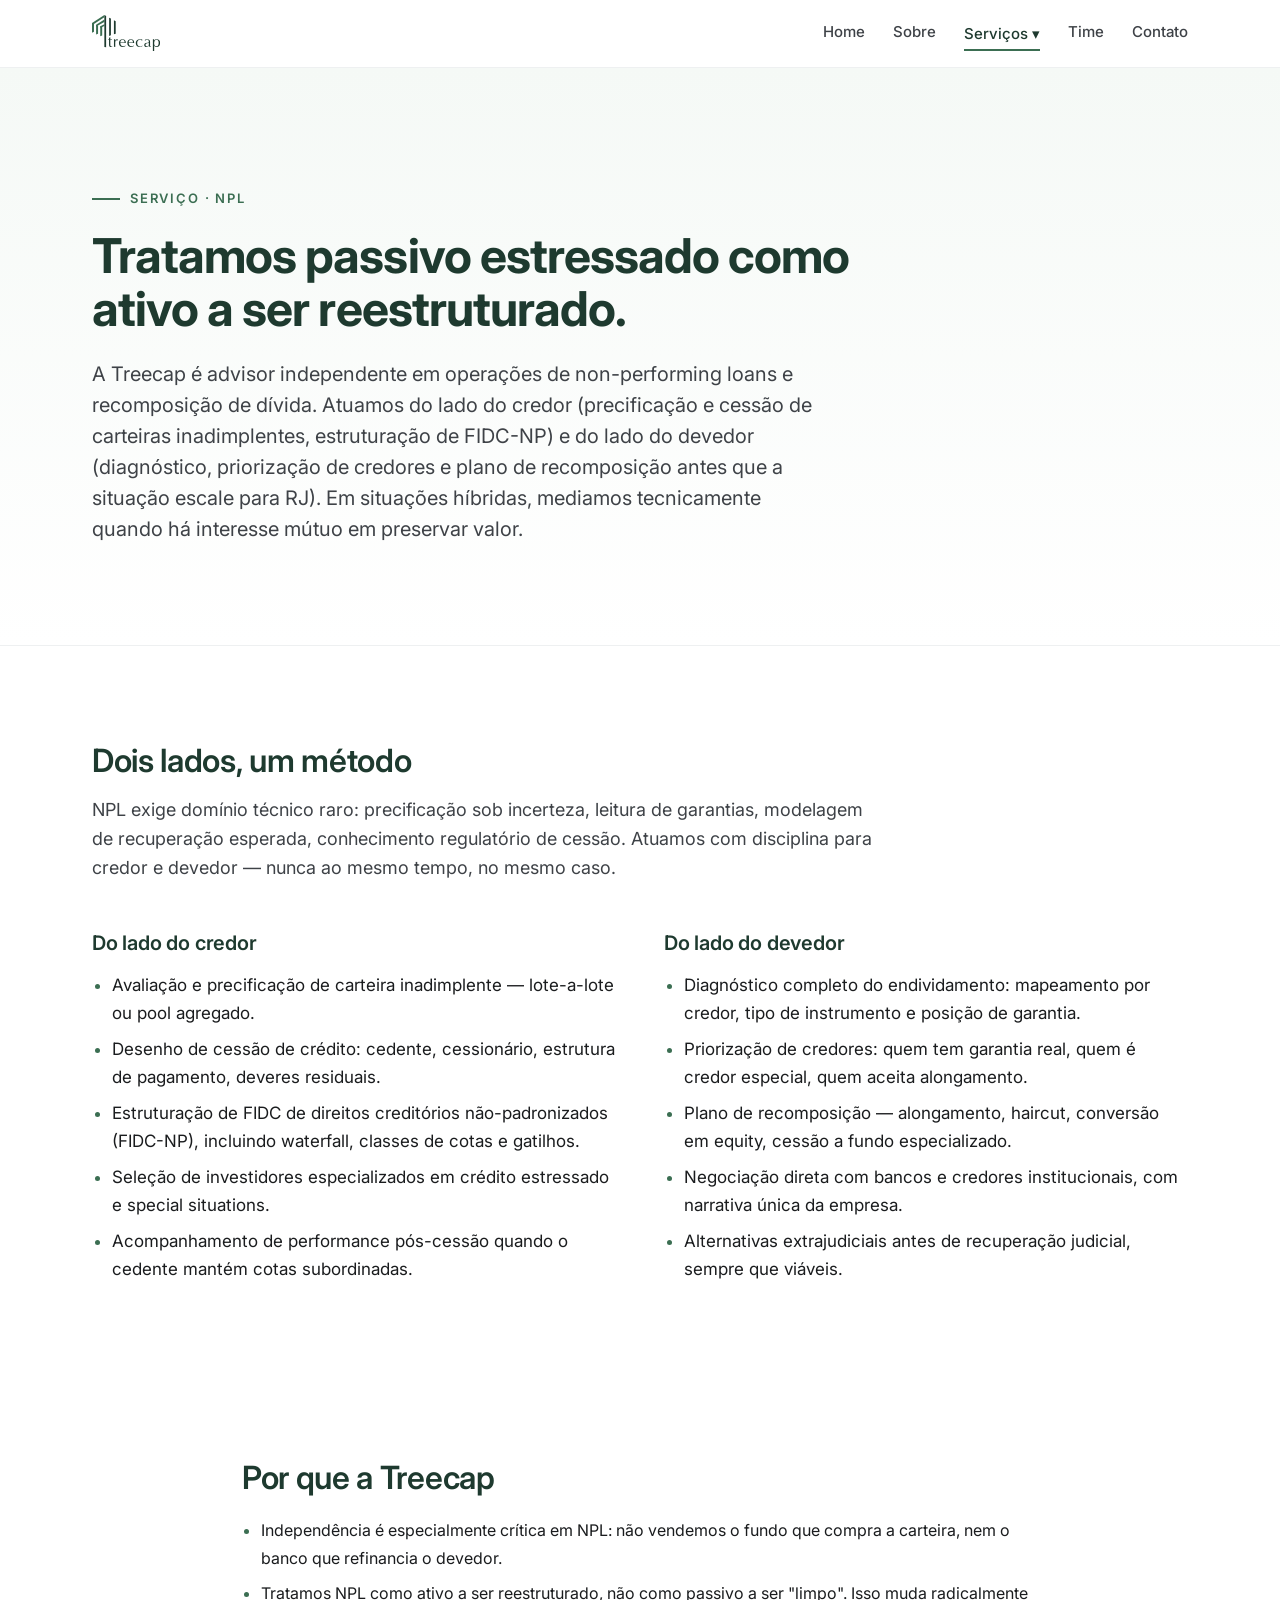
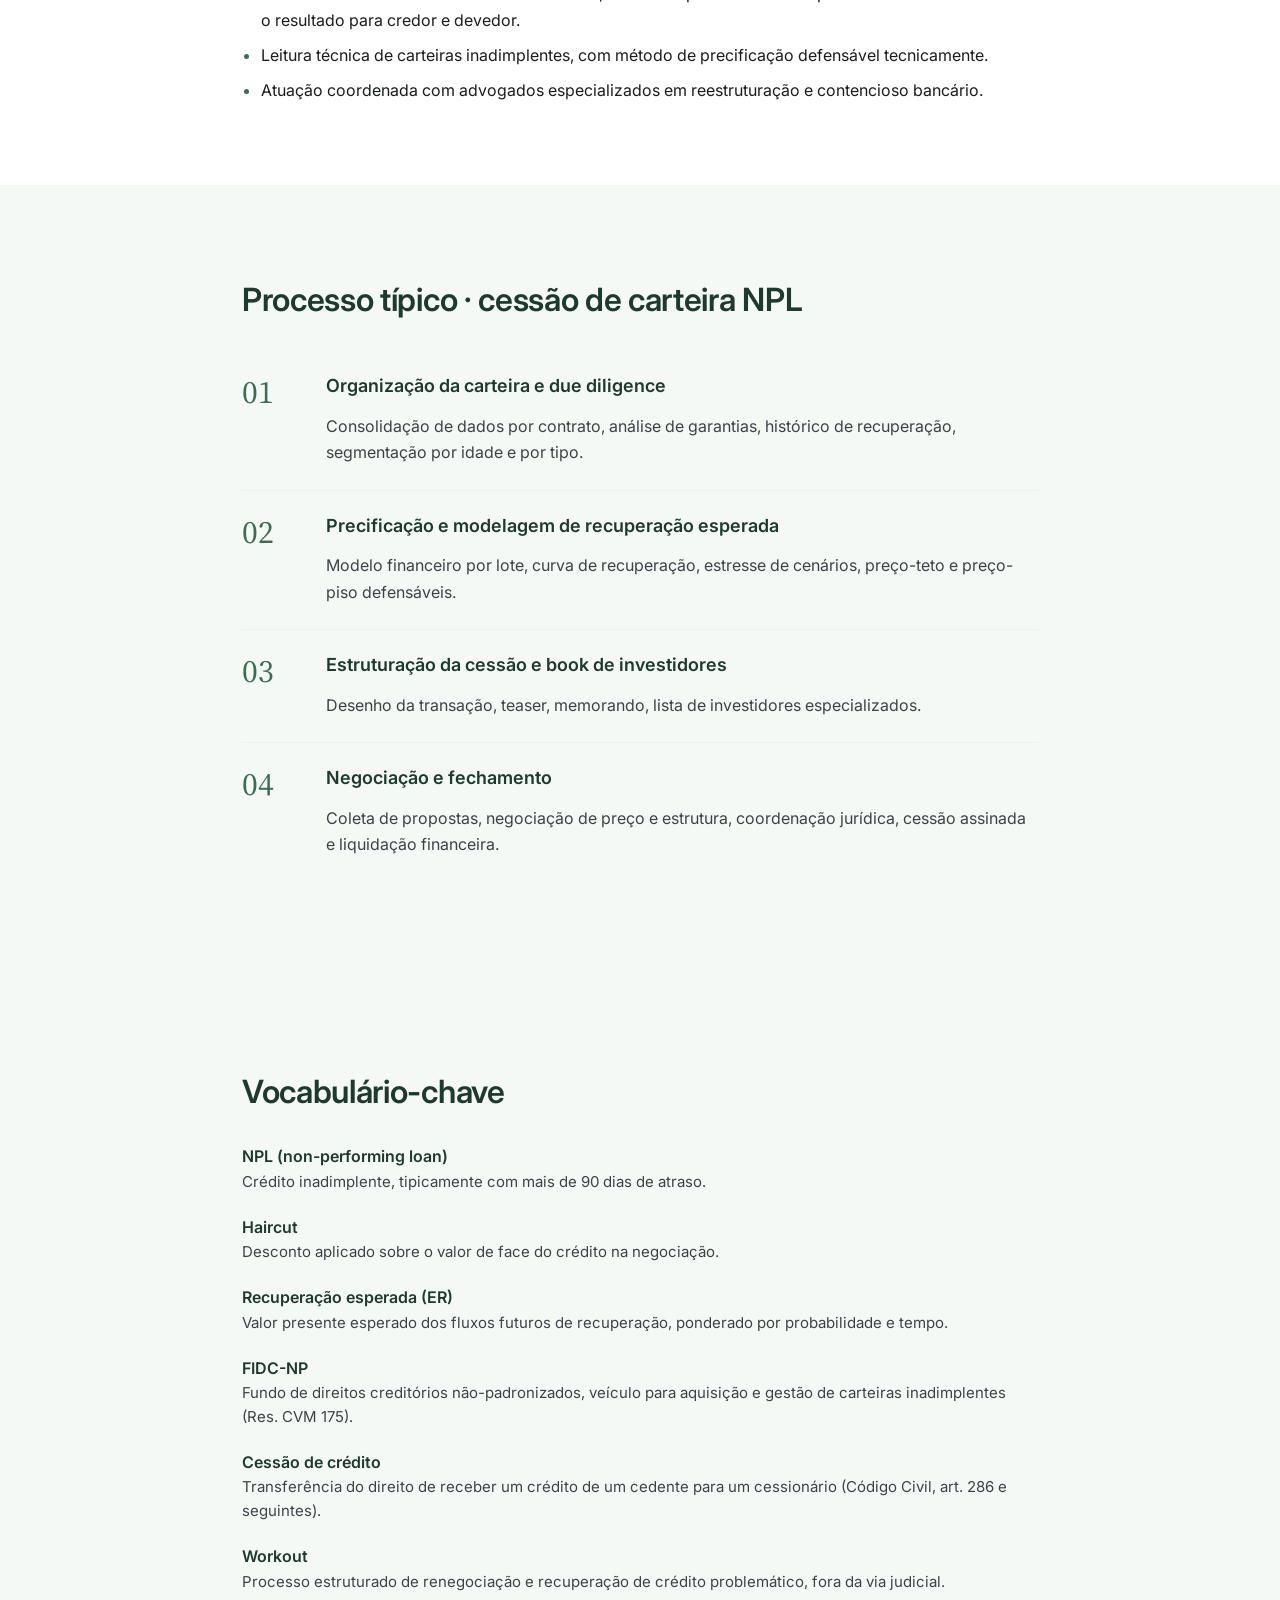
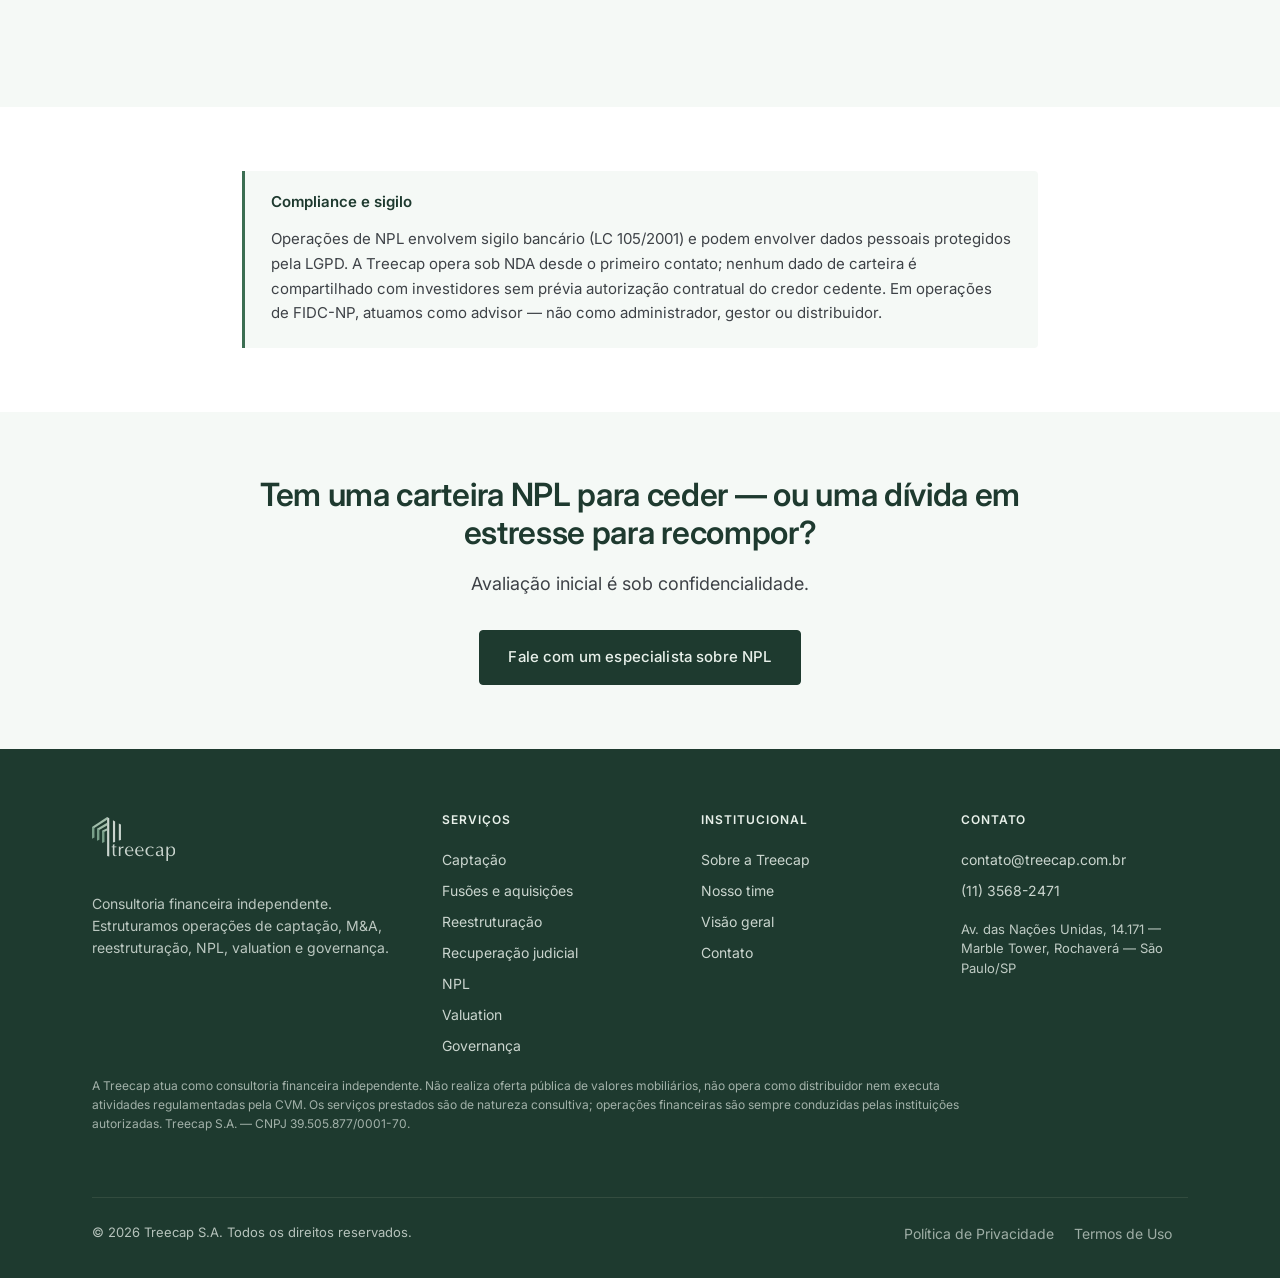
<file: npl-e-recomposicao-de-divida.html>
<!DOCTYPE html>
<html lang="pt-BR">
<head>
<meta charset="UTF-8" />
<meta name="viewport" content="width=device-width, initial-scale=1.0" />
<title>NPL e recomposição de dívida — Treecap</title>
<meta name="description" content="Precificação, cessão e estruturação de carteiras NPL; saída negociada e recomposição de dívida para devedores corporativos." />
<link rel="icon" type="image/svg+xml" href="assets/favicon.svg" />
<link rel="stylesheet" href="styles.css" />
<link rel="preconnect" href="https://fonts.googleapis.com">
<link rel="preconnect" href="https://fonts.gstatic.com" crossorigin>
<link href="https://fonts.googleapis.com/css2?family=Inter:wght@400;500;600;700&family=Source+Serif+Pro:ital,wght@0,400;0,600;1,400&display=swap" rel="stylesheet">
</head>
<body>

<header class="navbar">
  <div class="navbar-inner">
    <a class="brand" href="index.html" aria-label="Treecap — voltar para a home">
      <span class="brand-logo"><svg width="367" height="194" viewBox="0 0 367 194" fill="none" xmlns="http://www.w3.org/2000/svg">
<path d="M91.8601 122.051L98.7343 119.4V130.544H107.835C107.712 131.354 107.663 131.944 107.663 132.361C107.663 132.778 107.712 133.245 107.835 133.834H98.7343V158.308C98.7343 161.818 99.0279 164.322 99.5905 165.819C100.569 168.299 102.404 169.526 105.095 169.526C105.731 169.526 106.416 169.428 107.199 169.256C107.981 169.084 108.569 168.961 108.96 168.912V170.974C107.59 171.49 106.342 171.883 105.266 172.128C104.165 172.398 102.991 172.521 101.743 172.521C98.294 172.521 95.8476 171.588 94.3553 169.747C92.6918 167.685 91.8601 164.076 91.8601 158.946V133.785H86.5271C86.6494 133.441 86.6983 132.901 86.6983 132.14C86.6983 131.453 86.6494 130.913 86.5271 130.495H91.8601V122.002V122.051Z" fill="#D6D6BB"/>
<path d="M118.427 171.932V130.618L121.877 130.888L125.326 130.544V139.259L125.766 138.228C127.308 135.748 128.922 133.858 130.586 132.533C132.592 130.913 134.598 130.127 136.604 130.127C137.753 130.127 138.634 130.274 139.27 130.569L138.071 137.81C137.778 137.761 137.191 137.516 136.261 137.074C135.332 136.632 134.598 136.436 134.035 136.436C133.056 136.436 132.053 136.632 131.026 137C129.999 137.369 129.167 137.909 128.531 138.596C127.21 140.142 126.353 141.738 125.962 143.334C125.571 144.929 125.35 147.016 125.35 149.544V171.883L121.901 171.613L118.452 171.956L118.427 171.932Z" fill="#D6D6BB"/>
<path d="M180.393 163.045L180.295 167.489C178.069 169.084 175.721 170.312 173.25 171.195C170.779 172.079 168.21 172.521 165.519 172.521C159.452 172.521 154.535 170.631 150.817 166.826C147.098 163.021 145.239 157.866 145.239 151.312C145.239 144.757 146.903 140.02 150.23 136.215C153.777 132.14 158.67 130.102 164.932 130.102C170.021 130.102 174.131 131.796 177.213 135.208C180.662 138.964 182.375 144.34 182.375 151.312L164.932 151.042H152.823C152.823 156.197 153.997 160.37 156.346 163.561C158.988 167.12 162.755 168.888 167.697 168.888C170.339 168.888 172.883 168.2 175.354 166.85C177.017 165.942 178.705 164.666 180.418 163.021L180.393 163.045ZM152.798 147.875H175.672C175.672 143.432 174.962 139.946 173.519 137.467C171.733 134.349 168.871 132.778 164.932 132.778C160.994 132.778 158.058 134.374 155.832 137.54C153.826 140.363 152.823 143.825 152.823 147.875H152.798Z" fill="#D6D6BB"/>
<path d="M225.43 163.045L225.332 167.489C223.106 169.084 220.758 170.312 218.287 171.195C215.816 172.079 213.248 172.521 210.557 172.521C204.49 172.521 199.572 170.631 195.854 166.826C192.136 163.021 190.276 157.866 190.276 151.312C190.276 144.757 191.94 140.02 195.267 136.215C198.814 132.14 203.707 130.102 209.969 130.102C215.058 130.102 219.168 131.796 222.25 135.208C225.699 138.964 227.412 144.34 227.412 151.312L209.969 151.042H197.86C197.86 156.197 199.034 160.37 201.383 163.561C204.025 167.12 207.792 168.888 212.734 168.888C215.376 168.888 217.92 168.2 220.391 166.85C222.054 165.942 223.742 164.666 225.455 163.021L225.43 163.045ZM197.836 147.875H220.709C220.709 143.432 219.999 139.946 218.556 137.467C216.77 134.349 213.908 132.778 209.969 132.778C206.031 132.778 203.095 134.374 200.869 137.54C198.863 140.363 197.86 143.825 197.86 147.875H197.836Z" fill="#D6D6BB"/>
<path d="M271.764 133.637L269.782 139.332H269.097C268.755 138.866 268.388 138.375 267.972 137.835C267.556 137.295 267.165 136.853 266.773 136.509C265.795 135.429 264.547 134.57 262.982 133.956C261.44 133.343 259.85 133.048 258.26 133.048C253.563 133.048 249.869 134.865 247.178 138.473C244.707 141.812 243.484 145.887 243.484 150.723C243.484 156.246 244.928 160.762 247.814 164.297C250.701 167.832 254.468 169.6 259.116 169.6C261.465 169.6 263.618 169.084 265.55 168.053C267.043 167.243 268.853 165.893 270.957 164.003L271.47 164.273L271.03 168.25C267.14 171.122 262.761 172.57 257.869 172.57C250.872 172.57 245.417 170.532 241.454 166.458C237.735 162.604 235.876 157.522 235.876 151.189C235.876 144.856 237.931 139.48 242.065 135.748C246.2 132.017 251.557 130.152 258.138 130.152C260.78 130.152 263.177 130.422 265.355 130.962C267.532 131.502 269.66 132.41 271.715 133.686L271.764 133.637Z" fill="#D6D6BB"/>
<path d="M312.936 144.586V167.096C313.107 168.299 313.89 168.912 315.26 168.912C315.994 168.912 316.826 168.79 317.755 168.569V170.459C317.462 170.582 317.046 170.729 316.508 170.925C315.969 171.122 315.382 171.293 314.722 171.392C314.061 171.514 313.278 171.563 312.373 171.563C310.734 171.563 309.364 171.171 308.312 170.361C307.26 169.551 306.624 168.2 306.404 166.31L305.621 167.096C302.001 170.729 297.744 172.521 292.851 172.521C289.696 172.521 286.98 171.539 284.754 169.6C282.503 167.636 281.403 165.107 281.403 162.014C281.403 157.645 283.042 154.503 286.295 152.613C288.301 151.459 291.971 150.452 297.304 149.593C301.022 148.955 303.371 148.39 304.349 147.875C305.719 147.139 306.404 145.788 306.404 143.825C306.404 140.609 305.523 138.13 303.787 136.362C302.05 134.619 299.554 133.736 296.35 133.736C293.61 133.736 291.188 134.472 289.133 135.969C287.518 137.123 286.515 138.351 286.124 139.676H285.17V134.84C287.396 133.294 289.647 132.115 291.922 131.305C294.172 130.495 296.545 130.102 299.016 130.102C308.288 130.102 312.936 134.938 312.936 144.586ZM306.062 162.947V150.354L303.053 150.968C298.062 151.95 294.906 152.711 293.61 153.3C290.16 154.847 288.448 157.35 288.448 160.812C288.448 163.463 289.182 165.476 290.674 166.85C292.166 168.225 294.221 168.912 296.863 168.912C297.94 168.912 299.163 168.593 300.484 167.93C301.805 167.268 302.881 166.507 303.738 165.647C304.202 165.255 304.692 164.764 305.23 164.224C305.768 163.684 306.037 163.266 306.037 162.972L306.062 162.947Z" fill="#D6D6BB"/>
<path d="M335.026 194L331.577 193.656L328.128 194V130.618L331.577 130.888L335.026 130.618V139.332C336.983 135.871 338.916 133.564 340.873 132.336C343.344 130.839 346.28 130.102 349.729 130.102C355.062 130.102 359.319 132.091 362.548 136.043C365.532 139.725 367.024 144.316 367.024 149.839C367.024 156.786 365.312 162.309 361.912 166.408C358.511 170.483 354.01 172.521 348.457 172.521C345.423 172.521 342.83 171.833 340.677 170.459C338.525 169.084 336.714 166.998 335.222 164.248L335.051 194H335.026ZM335.026 152.343C335.026 157.228 336.029 161.131 338.035 164.076C340.262 167.292 343.466 168.912 347.649 168.912C351.833 168.912 354.695 167.047 356.75 163.315C358.536 160.026 359.416 155.681 359.416 150.207C359.416 145.273 358.609 141.345 357.019 138.473C355.013 134.84 351.857 133.048 347.576 133.048C343.295 133.048 339.772 135.257 337.595 139.701C335.883 143.162 335.026 147.384 335.026 152.367V152.343Z" fill="#D6D6BB"/>
<path d="M44.3277 70.5745L66.6139 59.3316V49.3408L44.3277 61.05V70.5745Z" fill="#A89C7A"/>
<path d="M22.066 62.351L66.6138 37.4106V24.8668L22.066 52.1883V62.351Z" fill="#A89C7A"/>
<path d="M76.1056 173.675L66.6138 172.153V0L76.1056 5.08136V173.675Z" fill="#D6D6BB"/>
<path d="M101.89 109.703L92.3983 112.772V14.2867L101.89 19.2944V109.703Z" fill="#D6D6BB"/>
<path d="M127.675 100.989L118.183 104.156V28.2543L127.675 33.4339V100.989Z" fill="#D6D6BB"/>
<path d="M0 54.6185L66.6138 12.5438V0L0 43.5721V54.6185Z" fill="#A89C7A"/>
<path d="M10.7639 90.5562L0 95.9813V43.5721L10.7639 47.8188V90.5562Z" fill="#66644F"/>
<path d="M32.6342 100.449L22.066 104.909V52.1883L32.6342 56.3614V100.449Z" fill="#66644F"/>
<path d="M54.9204 110.268L44.3277 114.269V61.05L54.9204 65.2231V110.268Z" fill="#66644F"/>
</svg>
</span>
    </a>
    <nav class="nav-links">
      <a href="index.html" class="">Home</a>
      <a href="sobre.html" class="">Sobre</a>
      <div class="dropdown">
      <a href="servicos.html" class=" active">Serviços <span aria-hidden="true">▾</span></a>
      <div class="dropdown-panel"><a href="servicos.html">Visão geral dos serviços</a><a href="captacao-de-recursos.html">Captação de recursos</a><a href="fusoes-e-aquisicoes.html">Fusões e aquisições</a><a href="reestruturacao-financeira.html">Reestruturação financeira</a><a href="recuperacao-judicial.html">Recuperação judicial</a><a href="npl-e-recomposicao-de-divida.html">NPL e recomposição de dívida</a><a href="valuation.html">Valuation</a><a href="governanca-corporativa.html">Governança corporativa</a></div>
    </div>
      <a href="time.html" class="">Time</a>
      <a href="contato.html" class="">Contato</a>
    </nav>
  </div>
</header>
<main>

<section class="hero reveal">
  <div class="container">
    <div class="eyebrow">Serviço · NPL</div>
    <h1>Tratamos passivo estressado como ativo a ser reestruturado.</h1>
    <p class="lead">A Treecap é advisor independente em operações de non-performing loans e recomposição de dívida. Atuamos do lado do credor (precificação e cessão de carteiras inadimplentes, estruturação de FIDC-NP) e do lado do devedor (diagnóstico, priorização de credores e plano de recomposição antes que a situação escale para RJ). Em situações híbridas, mediamos tecnicamente quando há interesse mútuo em preservar valor.</p>
    
  </div>
</section>

<section class="reveal">
  <div class="container">
    <h2 class="mt-0">Dois lados, um método</h2>
    <p class="section-subtitle">NPL exige domínio técnico raro: precificação sob incerteza, leitura de garantias, modelagem de recuperação esperada, conhecimento regulatório de cessão. Atuamos com disciplina para credor e devedor — nunca ao mesmo tempo, no mesmo caso.</p>
    <div class="grid grid-2 gap-48">
      <div>
        <h3 class="mt-0 col-title">Do lado do credor</h3>
        <ul><li>Avaliação e precificação de carteira inadimplente — lote-a-lote ou pool agregado.</li><li>Desenho de cessão de crédito: cedente, cessionário, estrutura de pagamento, deveres residuais.</li><li>Estruturação de FIDC de direitos creditórios não-padronizados (FIDC-NP), incluindo waterfall, classes de cotas e gatilhos.</li><li>Seleção de investidores especializados em crédito estressado e special situations.</li><li>Acompanhamento de performance pós-cessão quando o cedente mantém cotas subordinadas.</li></ul>
      </div>
      <div>
        <h3 class="mt-0 col-title">Do lado do devedor</h3>
        <ul><li>Diagnóstico completo do endividamento: mapeamento por credor, tipo de instrumento e posição de garantia.</li><li>Priorização de credores: quem tem garantia real, quem é credor especial, quem aceita alongamento.</li><li>Plano de recomposição — alongamento, haircut, conversão em equity, cessão a fundo especializado.</li><li>Negociação direta com bancos e credores institucionais, com narrativa única da empresa.</li><li>Alternativas extrajudiciais antes de recuperação judicial, sempre que viáveis.</li></ul>
      </div>
    </div>
  </div>
</section>

<section class="tight reveal">
  <div class="container-narrow">
    <h2 class="mt-0">Por que a Treecap</h2>
    <ul class="big-list">
      <li>Independência é especialmente crítica em NPL: não vendemos o fundo que compra a carteira, nem o banco que refinancia o devedor.</li><li>Tratamos NPL como ativo a ser reestruturado, não como passivo a ser "limpo". Isso muda radicalmente o resultado para credor e devedor.</li><li>Leitura técnica de carteiras inadimplentes, com método de precificação defensável tecnicamente.</li><li>Atuação coordenada com advogados especializados em reestruturação e contencioso bancário.</li>
    </ul>
  </div>
</section>

<section class="bg-light reveal">
  <div class="container-narrow">
    <h2 class="mt-0">Processo típico · cessão de carteira NPL</h2>
    <div class="process mt-32">
      
        <div class="step">
          <div>
            <h4>Organização da carteira e due diligence</h4>
            <p>Consolidação de dados por contrato, análise de garantias, histórico de recuperação, segmentação por idade e por tipo.</p>
          </div>
        </div>
      
        <div class="step">
          <div>
            <h4>Precificação e modelagem de recuperação esperada</h4>
            <p>Modelo financeiro por lote, curva de recuperação, estresse de cenários, preço-teto e preço-piso defensáveis.</p>
          </div>
        </div>
      
        <div class="step">
          <div>
            <h4>Estruturação da cessão e book de investidores</h4>
            <p>Desenho da transação, teaser, memorando, lista de investidores especializados.</p>
          </div>
        </div>
      
        <div class="step">
          <div>
            <h4>Negociação e fechamento</h4>
            <p>Coleta de propostas, negociação de preço e estrutura, coordenação jurídica, cessão assinada e liquidação financeira.</p>
          </div>
        </div>
      
    </div>
  </div>
</section>

<section class="bg-light reveal">
  <div class="container-narrow">
    <h2 class="mt-0">Vocabulário-chave</h2>
    <dl class="glossary">
      
        <dt>NPL (non-performing loan)</dt>
        <dd>Crédito inadimplente, tipicamente com mais de 90 dias de atraso.</dd>
      
        <dt>Haircut</dt>
        <dd>Desconto aplicado sobre o valor de face do crédito na negociação.</dd>
      
        <dt>Recuperação esperada (ER)</dt>
        <dd>Valor presente esperado dos fluxos futuros de recuperação, ponderado por probabilidade e tempo.</dd>
      
        <dt>FIDC-NP</dt>
        <dd>Fundo de direitos creditórios não-padronizados, veículo para aquisição e gestão de carteiras inadimplentes (Res. CVM 175).</dd>
      
        <dt>Cessão de crédito</dt>
        <dd>Transferência do direito de receber um crédito de um cedente para um cessionário (Código Civil, art. 286 e seguintes).</dd>
      
        <dt>Workout</dt>
        <dd>Processo estruturado de renegociação e recuperação de crédito problemático, fora da via judicial.</dd>
      
    </dl>
  </div>
</section>

<section class="tight reveal">
  <div class="container-narrow">
    <div class="aside">
      <h4 class="aside-title">Compliance e sigilo</h4>
      <p class="aside-body">Operações de NPL envolvem sigilo bancário (LC 105/2001) e podem envolver dados pessoais protegidos pela LGPD. A Treecap opera sob NDA desde o primeiro contato; nenhum dado de carteira é compartilhado com investidores sem prévia autorização contratual do credor cedente. Em operações de FIDC-NP, atuamos como advisor — não como administrador, gestor ou distribuidor.</p>
    </div>
  </div>
</section>

<section class="bg-light tight reveal">
  <div class="container-narrow center">
    <h2 class="mt-0">Tem uma carteira NPL para ceder — ou uma dívida em estresse para recompor?</h2>
    <p class="cta-band-body">Avaliação inicial é sob confidencialidade.</p>
    <a href="contato.html" class="btn">Fale com um especialista sobre NPL</a>
  </div>
</section>
</main>

<footer class="footer">
  <div class="container">
    <div class="footer-grid">
      <div>
        <a class="brand brand-footer" href="index.html" aria-label="Treecap — home">
          <span class="brand-logo"><svg width="367" height="194" viewBox="0 0 367 194" fill="none" xmlns="http://www.w3.org/2000/svg">
<path d="M91.8601 122.051L98.7343 119.4V130.544H107.835C107.712 131.354 107.663 131.944 107.663 132.361C107.663 132.778 107.712 133.245 107.835 133.834H98.7343V158.308C98.7343 161.818 99.0279 164.322 99.5905 165.819C100.569 168.299 102.404 169.526 105.095 169.526C105.731 169.526 106.416 169.428 107.199 169.256C107.981 169.084 108.569 168.961 108.96 168.912V170.974C107.59 171.49 106.342 171.883 105.266 172.128C104.165 172.398 102.991 172.521 101.743 172.521C98.294 172.521 95.8476 171.588 94.3553 169.747C92.6918 167.685 91.8601 164.076 91.8601 158.946V133.785H86.5271C86.6494 133.441 86.6983 132.901 86.6983 132.14C86.6983 131.453 86.6494 130.913 86.5271 130.495H91.8601V122.002V122.051Z" fill="#D6D6BB"/>
<path d="M118.427 171.932V130.618L121.877 130.888L125.326 130.544V139.259L125.766 138.228C127.308 135.748 128.922 133.858 130.586 132.533C132.592 130.913 134.598 130.127 136.604 130.127C137.753 130.127 138.634 130.274 139.27 130.569L138.071 137.81C137.778 137.761 137.191 137.516 136.261 137.074C135.332 136.632 134.598 136.436 134.035 136.436C133.056 136.436 132.053 136.632 131.026 137C129.999 137.369 129.167 137.909 128.531 138.596C127.21 140.142 126.353 141.738 125.962 143.334C125.571 144.929 125.35 147.016 125.35 149.544V171.883L121.901 171.613L118.452 171.956L118.427 171.932Z" fill="#D6D6BB"/>
<path d="M180.393 163.045L180.295 167.489C178.069 169.084 175.721 170.312 173.25 171.195C170.779 172.079 168.21 172.521 165.519 172.521C159.452 172.521 154.535 170.631 150.817 166.826C147.098 163.021 145.239 157.866 145.239 151.312C145.239 144.757 146.903 140.02 150.23 136.215C153.777 132.14 158.67 130.102 164.932 130.102C170.021 130.102 174.131 131.796 177.213 135.208C180.662 138.964 182.375 144.34 182.375 151.312L164.932 151.042H152.823C152.823 156.197 153.997 160.37 156.346 163.561C158.988 167.12 162.755 168.888 167.697 168.888C170.339 168.888 172.883 168.2 175.354 166.85C177.017 165.942 178.705 164.666 180.418 163.021L180.393 163.045ZM152.798 147.875H175.672C175.672 143.432 174.962 139.946 173.519 137.467C171.733 134.349 168.871 132.778 164.932 132.778C160.994 132.778 158.058 134.374 155.832 137.54C153.826 140.363 152.823 143.825 152.823 147.875H152.798Z" fill="#D6D6BB"/>
<path d="M225.43 163.045L225.332 167.489C223.106 169.084 220.758 170.312 218.287 171.195C215.816 172.079 213.248 172.521 210.557 172.521C204.49 172.521 199.572 170.631 195.854 166.826C192.136 163.021 190.276 157.866 190.276 151.312C190.276 144.757 191.94 140.02 195.267 136.215C198.814 132.14 203.707 130.102 209.969 130.102C215.058 130.102 219.168 131.796 222.25 135.208C225.699 138.964 227.412 144.34 227.412 151.312L209.969 151.042H197.86C197.86 156.197 199.034 160.37 201.383 163.561C204.025 167.12 207.792 168.888 212.734 168.888C215.376 168.888 217.92 168.2 220.391 166.85C222.054 165.942 223.742 164.666 225.455 163.021L225.43 163.045ZM197.836 147.875H220.709C220.709 143.432 219.999 139.946 218.556 137.467C216.77 134.349 213.908 132.778 209.969 132.778C206.031 132.778 203.095 134.374 200.869 137.54C198.863 140.363 197.86 143.825 197.86 147.875H197.836Z" fill="#D6D6BB"/>
<path d="M271.764 133.637L269.782 139.332H269.097C268.755 138.866 268.388 138.375 267.972 137.835C267.556 137.295 267.165 136.853 266.773 136.509C265.795 135.429 264.547 134.57 262.982 133.956C261.44 133.343 259.85 133.048 258.26 133.048C253.563 133.048 249.869 134.865 247.178 138.473C244.707 141.812 243.484 145.887 243.484 150.723C243.484 156.246 244.928 160.762 247.814 164.297C250.701 167.832 254.468 169.6 259.116 169.6C261.465 169.6 263.618 169.084 265.55 168.053C267.043 167.243 268.853 165.893 270.957 164.003L271.47 164.273L271.03 168.25C267.14 171.122 262.761 172.57 257.869 172.57C250.872 172.57 245.417 170.532 241.454 166.458C237.735 162.604 235.876 157.522 235.876 151.189C235.876 144.856 237.931 139.48 242.065 135.748C246.2 132.017 251.557 130.152 258.138 130.152C260.78 130.152 263.177 130.422 265.355 130.962C267.532 131.502 269.66 132.41 271.715 133.686L271.764 133.637Z" fill="#D6D6BB"/>
<path d="M312.936 144.586V167.096C313.107 168.299 313.89 168.912 315.26 168.912C315.994 168.912 316.826 168.79 317.755 168.569V170.459C317.462 170.582 317.046 170.729 316.508 170.925C315.969 171.122 315.382 171.293 314.722 171.392C314.061 171.514 313.278 171.563 312.373 171.563C310.734 171.563 309.364 171.171 308.312 170.361C307.26 169.551 306.624 168.2 306.404 166.31L305.621 167.096C302.001 170.729 297.744 172.521 292.851 172.521C289.696 172.521 286.98 171.539 284.754 169.6C282.503 167.636 281.403 165.107 281.403 162.014C281.403 157.645 283.042 154.503 286.295 152.613C288.301 151.459 291.971 150.452 297.304 149.593C301.022 148.955 303.371 148.39 304.349 147.875C305.719 147.139 306.404 145.788 306.404 143.825C306.404 140.609 305.523 138.13 303.787 136.362C302.05 134.619 299.554 133.736 296.35 133.736C293.61 133.736 291.188 134.472 289.133 135.969C287.518 137.123 286.515 138.351 286.124 139.676H285.17V134.84C287.396 133.294 289.647 132.115 291.922 131.305C294.172 130.495 296.545 130.102 299.016 130.102C308.288 130.102 312.936 134.938 312.936 144.586ZM306.062 162.947V150.354L303.053 150.968C298.062 151.95 294.906 152.711 293.61 153.3C290.16 154.847 288.448 157.35 288.448 160.812C288.448 163.463 289.182 165.476 290.674 166.85C292.166 168.225 294.221 168.912 296.863 168.912C297.94 168.912 299.163 168.593 300.484 167.93C301.805 167.268 302.881 166.507 303.738 165.647C304.202 165.255 304.692 164.764 305.23 164.224C305.768 163.684 306.037 163.266 306.037 162.972L306.062 162.947Z" fill="#D6D6BB"/>
<path d="M335.026 194L331.577 193.656L328.128 194V130.618L331.577 130.888L335.026 130.618V139.332C336.983 135.871 338.916 133.564 340.873 132.336C343.344 130.839 346.28 130.102 349.729 130.102C355.062 130.102 359.319 132.091 362.548 136.043C365.532 139.725 367.024 144.316 367.024 149.839C367.024 156.786 365.312 162.309 361.912 166.408C358.511 170.483 354.01 172.521 348.457 172.521C345.423 172.521 342.83 171.833 340.677 170.459C338.525 169.084 336.714 166.998 335.222 164.248L335.051 194H335.026ZM335.026 152.343C335.026 157.228 336.029 161.131 338.035 164.076C340.262 167.292 343.466 168.912 347.649 168.912C351.833 168.912 354.695 167.047 356.75 163.315C358.536 160.026 359.416 155.681 359.416 150.207C359.416 145.273 358.609 141.345 357.019 138.473C355.013 134.84 351.857 133.048 347.576 133.048C343.295 133.048 339.772 135.257 337.595 139.701C335.883 143.162 335.026 147.384 335.026 152.367V152.343Z" fill="#D6D6BB"/>
<path d="M44.3277 70.5745L66.6139 59.3316V49.3408L44.3277 61.05V70.5745Z" fill="#A89C7A"/>
<path d="M22.066 62.351L66.6138 37.4106V24.8668L22.066 52.1883V62.351Z" fill="#A89C7A"/>
<path d="M76.1056 173.675L66.6138 172.153V0L76.1056 5.08136V173.675Z" fill="#D6D6BB"/>
<path d="M101.89 109.703L92.3983 112.772V14.2867L101.89 19.2944V109.703Z" fill="#D6D6BB"/>
<path d="M127.675 100.989L118.183 104.156V28.2543L127.675 33.4339V100.989Z" fill="#D6D6BB"/>
<path d="M0 54.6185L66.6138 12.5438V0L0 43.5721V54.6185Z" fill="#A89C7A"/>
<path d="M10.7639 90.5562L0 95.9813V43.5721L10.7639 47.8188V90.5562Z" fill="#66644F"/>
<path d="M32.6342 100.449L22.066 104.909V52.1883L32.6342 56.3614V100.449Z" fill="#66644F"/>
<path d="M54.9204 110.268L44.3277 114.269V61.05L54.9204 65.2231V110.268Z" fill="#66644F"/>
</svg>
</span>
        </a>
        <p class="footer-tagline">Consultoria financeira independente. Estruturamos operações de captação, M&A, reestruturação, NPL, valuation e governança.</p>
      </div>
      <div>
        <h4>Serviços</h4>
        <a href="captacao-de-recursos.html">Captação</a>
        <a href="fusoes-e-aquisicoes.html">Fusões e aquisições</a>
        <a href="reestruturacao-financeira.html">Reestruturação</a>
        <a href="recuperacao-judicial.html">Recuperação judicial</a>
        <a href="npl-e-recomposicao-de-divida.html">NPL</a>
        <a href="valuation.html">Valuation</a>
        <a href="governanca-corporativa.html">Governança</a>
      </div>
      <div>
        <h4>Institucional</h4>
        <a href="sobre.html">Sobre a Treecap</a>
        <a href="time.html">Nosso time</a>
        <a href="servicos.html">Visão geral</a>
        <a href="contato.html">Contato</a>
      </div>
      <div>
        <h4>Contato</h4>
        <a href="mailto:contato@treecap.com.br">contato@treecap.com.br</a>
        <a href="tel:+551135682471">(11) 3568-2471</a>
        <div class="footer-address">Av. das Nações Unidas, 14.171 — Marble Tower, Rochaverá — São Paulo/SP</div>
      </div>
    </div>
    <div class="footer-disclaimer">
      A Treecap atua como consultoria financeira independente. Não realiza oferta pública de valores mobiliários, não opera como distribuidor nem executa atividades regulamentadas pela CVM. Os serviços prestados são de natureza consultiva; operações financeiras são sempre conduzidas pelas instituições autorizadas. Treecap S.A. — CNPJ 39.505.877/0001-70.
    </div>
    <div class="footer-bottom">
      <div>© 2026 Treecap S.A. Todos os direitos reservados.</div>
      <div>
        <a href="politica-de-privacidade.html" class="inline">Política de Privacidade</a>
        <a href="termos-de-uso.html" class="inline">Termos de Uso</a>
      </div>
    </div>
  </div>
</footer>

<script>
(function() {
  if (!('IntersectionObserver' in window)) {
    document.querySelectorAll('.reveal').forEach(el => el.classList.add('is-visible'));
    return;
  }
  var io = new IntersectionObserver(function(entries) {
    entries.forEach(function(entry) {
      if (entry.isIntersecting) {
        entry.target.classList.add('is-visible');
        io.unobserve(entry.target);
      }
    });
  }, { threshold: 0.12, rootMargin: '0px 0px -60px 0px' });
  document.querySelectorAll('.reveal').forEach(function(el) { io.observe(el); });
})();
</script>
</body>
</html>
</file>
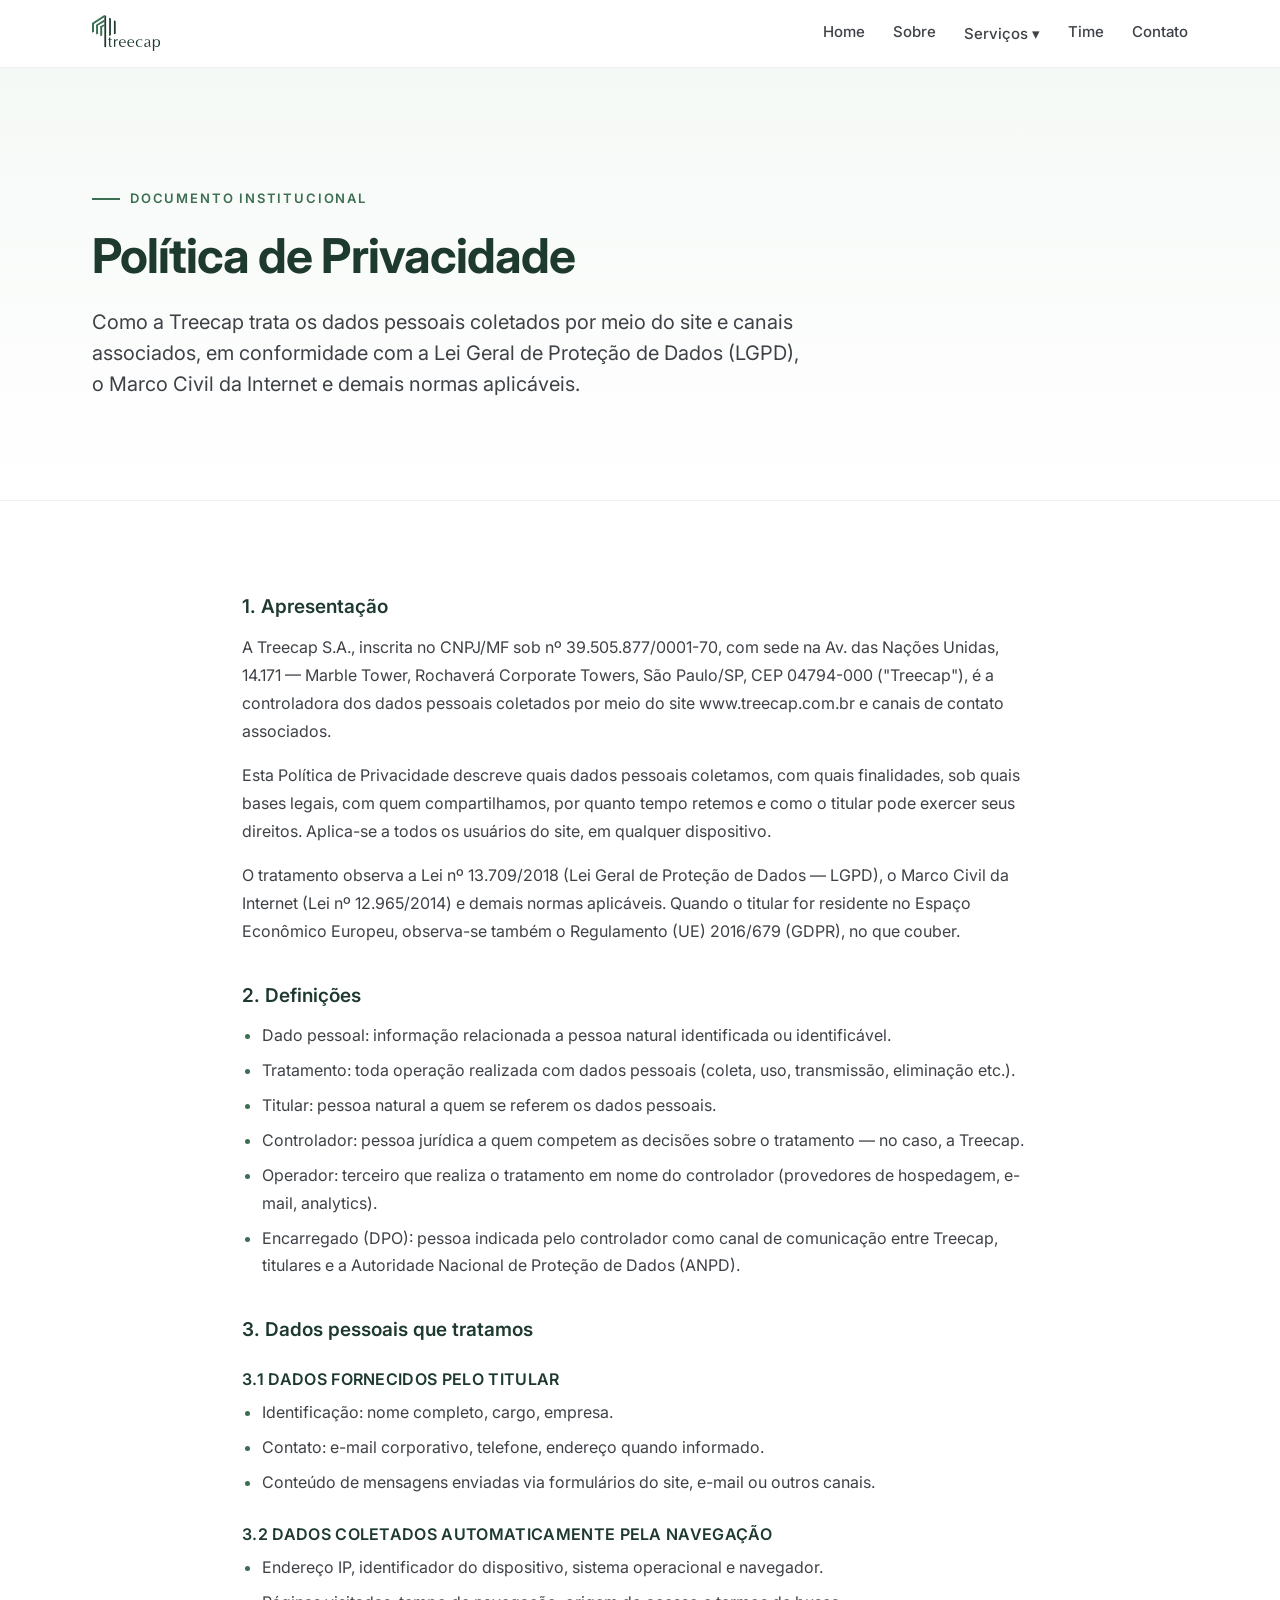
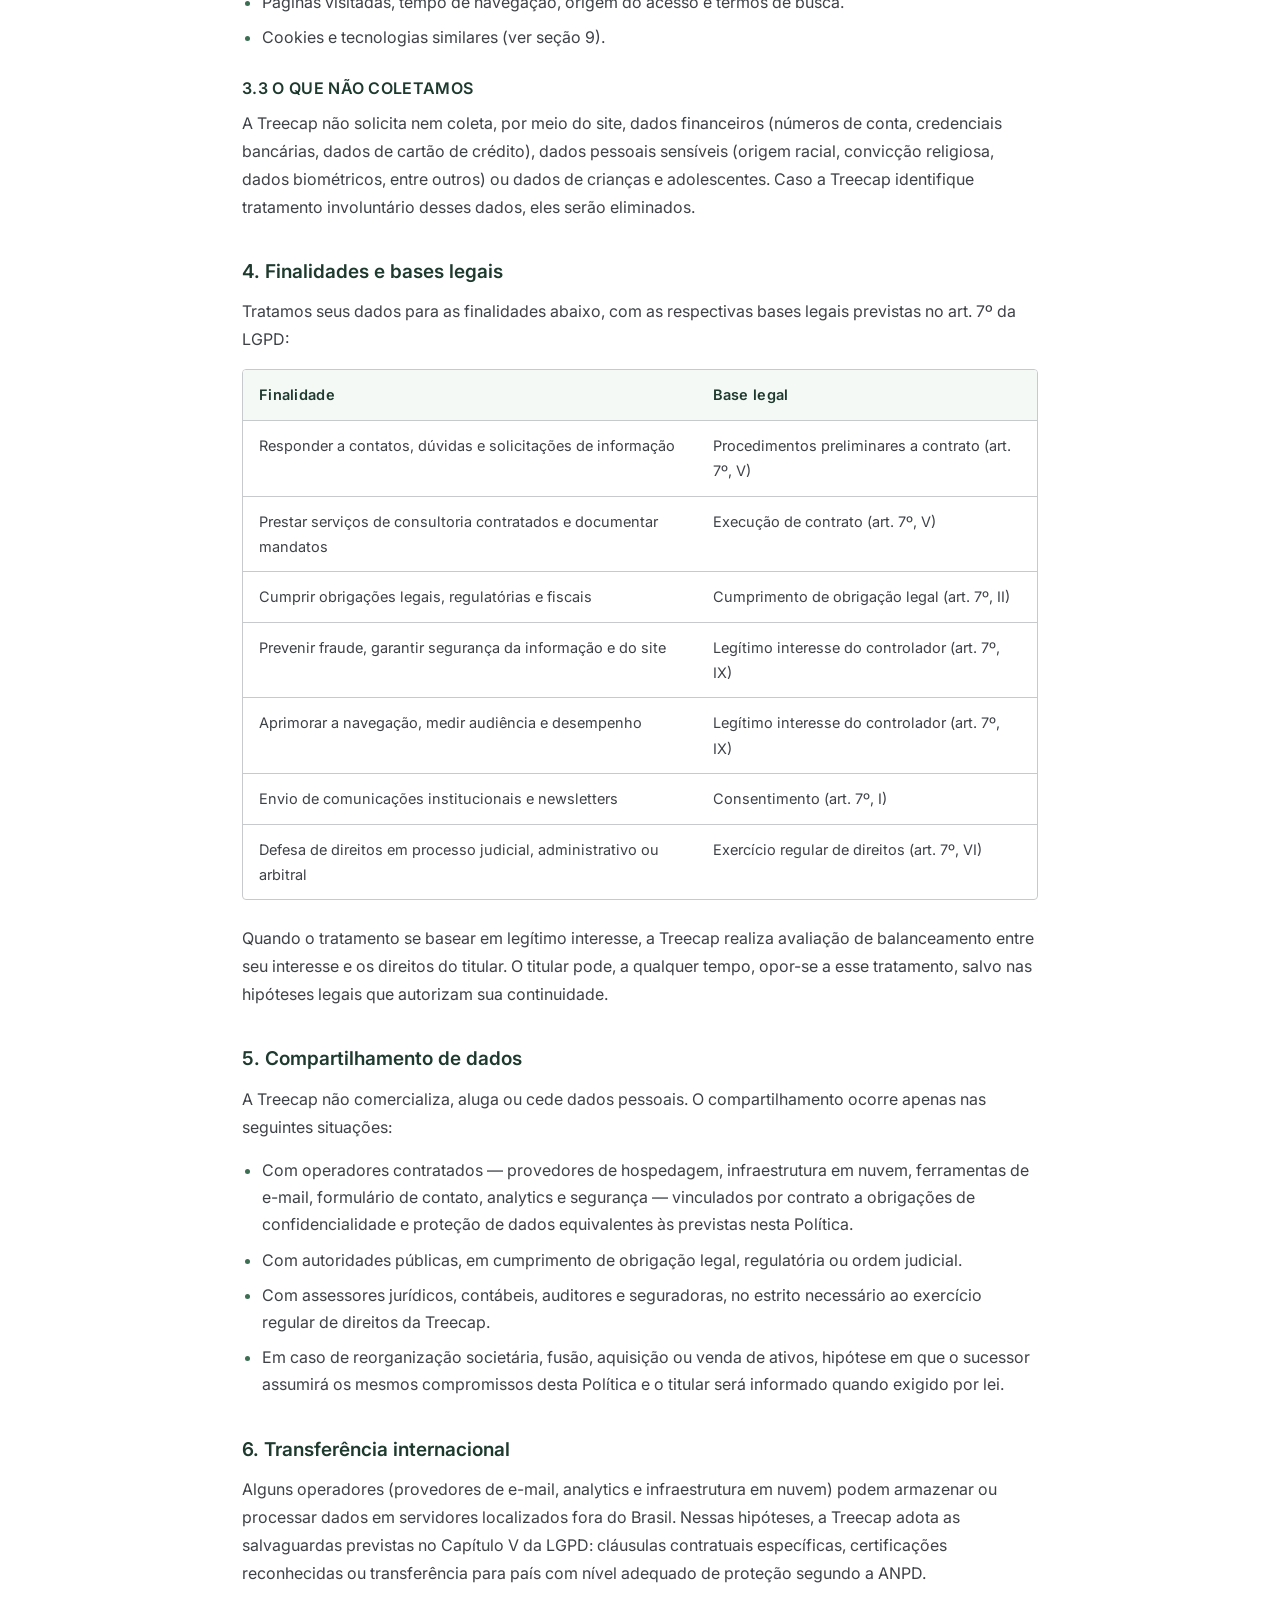
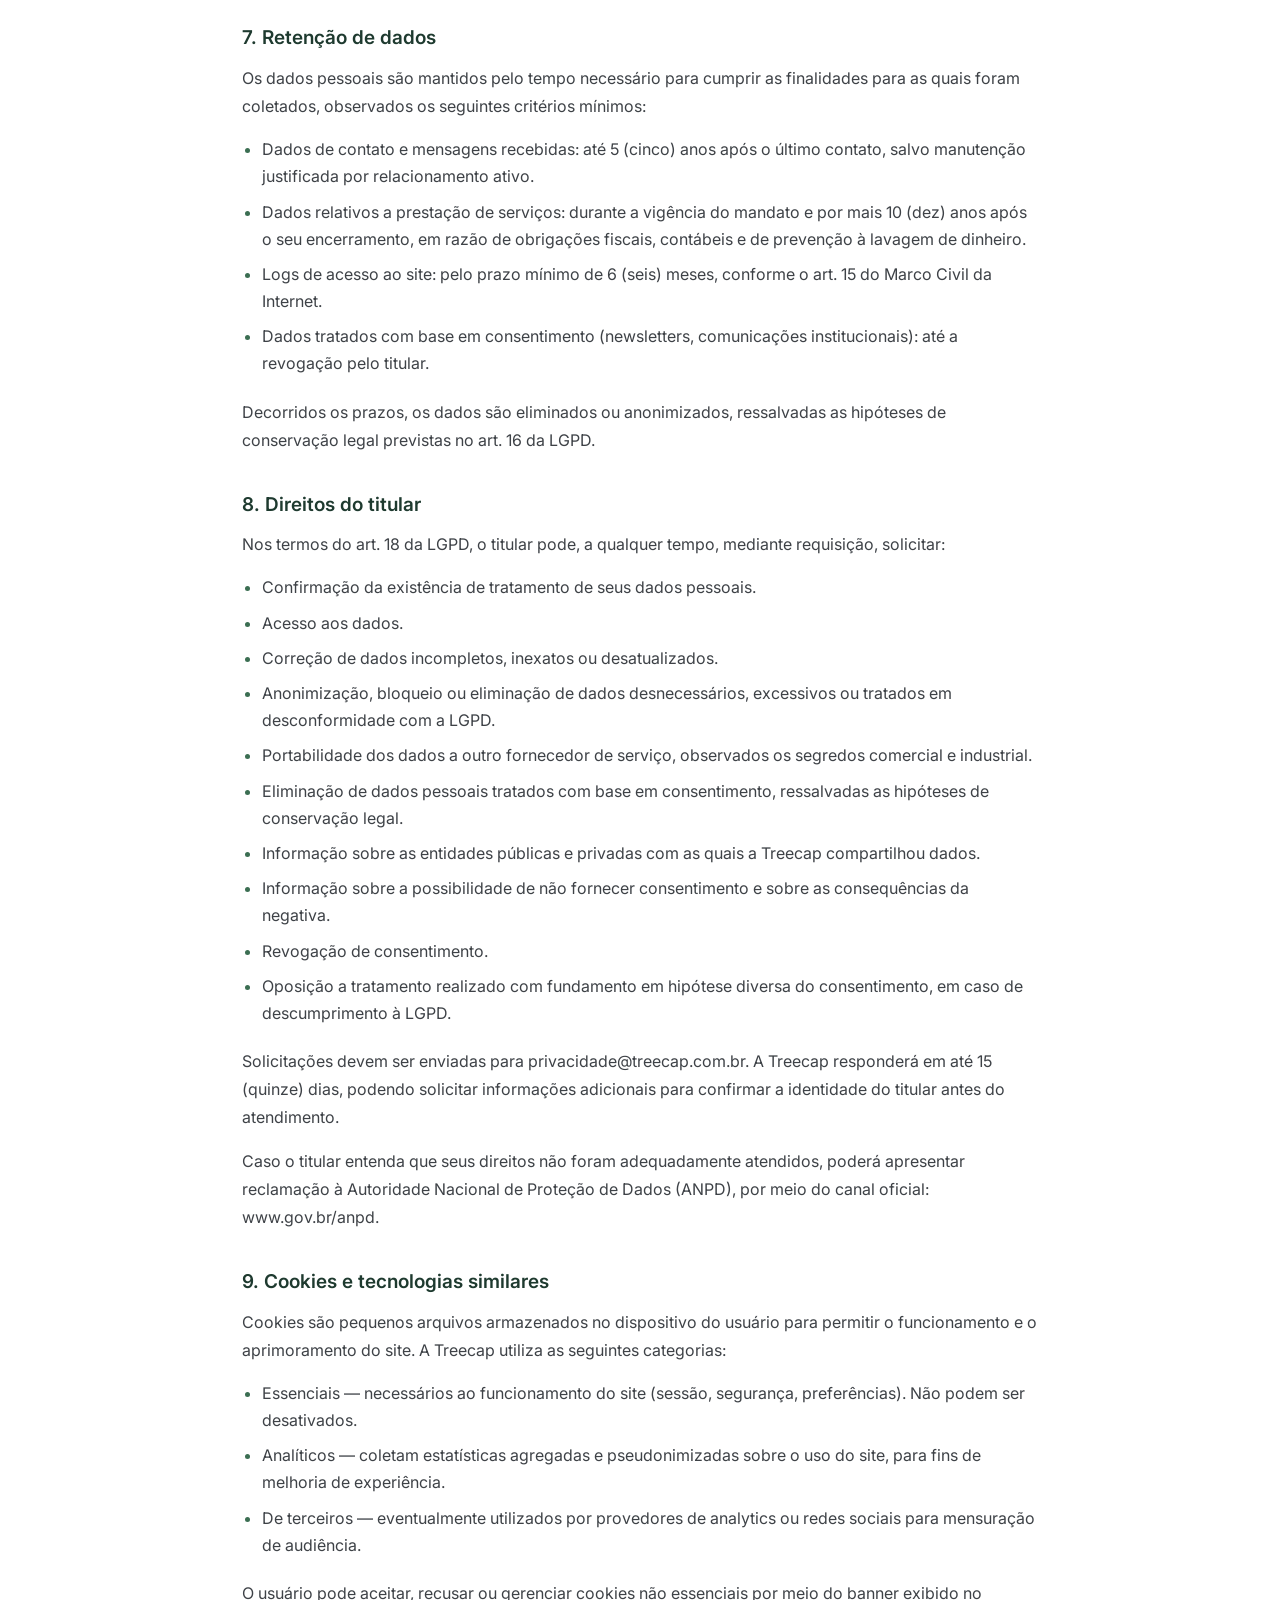
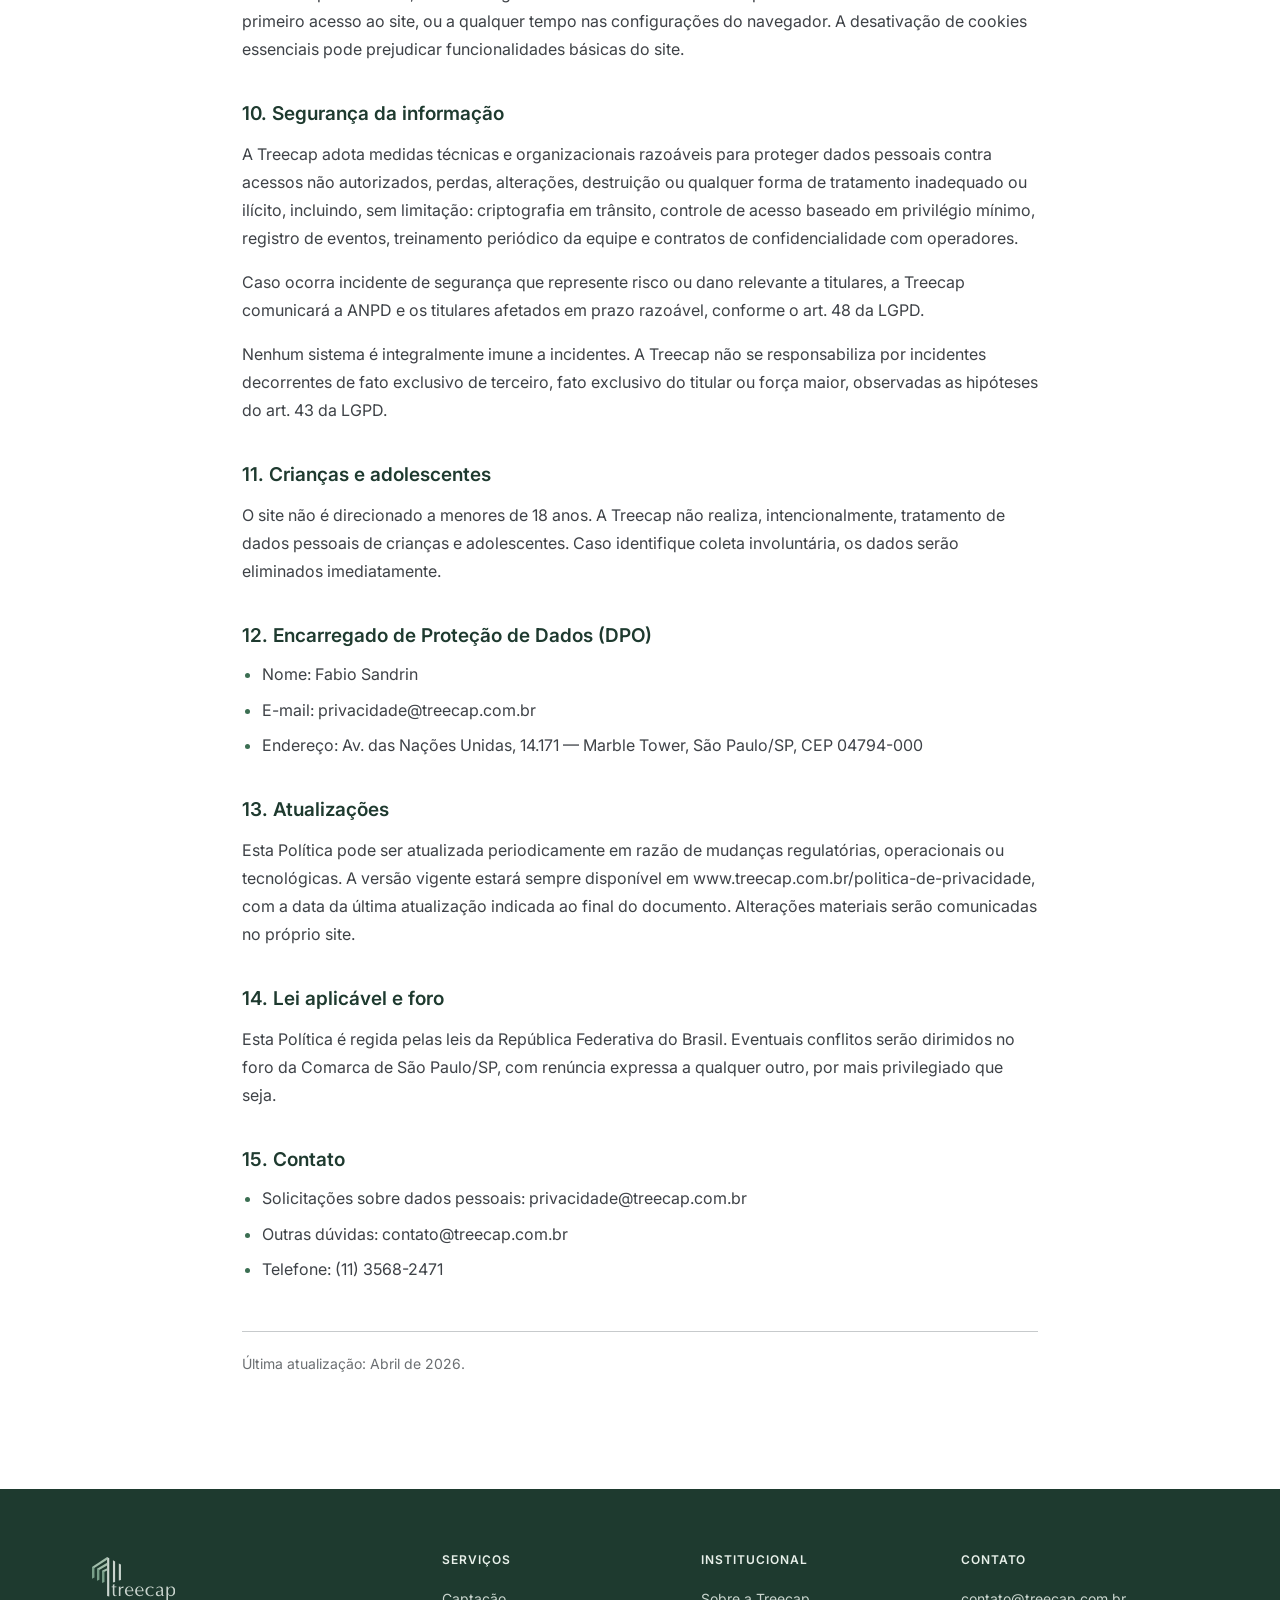
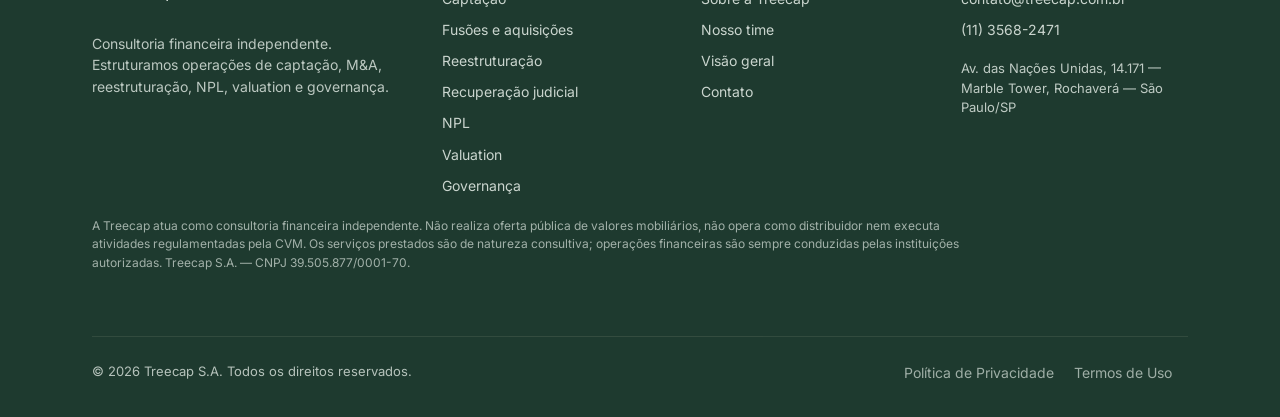
<file: politica-de-privacidade.html>
<!DOCTYPE html>
<html lang="pt-BR">
<head>
<meta charset="UTF-8" />
<meta name="viewport" content="width=device-width, initial-scale=1.0" />
<title>Política de Privacidade — Treecap</title>
<meta name="description" content="Política de Privacidade da Treecap. Tratamento de dados pessoais conforme LGPD, Marco Civil da Internet e demais normas aplicáveis." />
<link rel="icon" type="image/svg+xml" href="assets/favicon.svg" />
<link rel="stylesheet" href="styles.css" />
<link rel="preconnect" href="https://fonts.googleapis.com">
<link rel="preconnect" href="https://fonts.gstatic.com" crossorigin>
<link href="https://fonts.googleapis.com/css2?family=Inter:wght@400;500;600;700&family=Source+Serif+Pro:ital,wght@0,400;0,600;1,400&display=swap" rel="stylesheet">
</head>
<body>

<header class="navbar">
  <div class="navbar-inner">
    <a class="brand" href="index.html" aria-label="Treecap — voltar para a home">
      <span class="brand-logo"><svg width="367" height="194" viewBox="0 0 367 194" fill="none" xmlns="http://www.w3.org/2000/svg">
<path d="M91.8601 122.051L98.7343 119.4V130.544H107.835C107.712 131.354 107.663 131.944 107.663 132.361C107.663 132.778 107.712 133.245 107.835 133.834H98.7343V158.308C98.7343 161.818 99.0279 164.322 99.5905 165.819C100.569 168.299 102.404 169.526 105.095 169.526C105.731 169.526 106.416 169.428 107.199 169.256C107.981 169.084 108.569 168.961 108.96 168.912V170.974C107.59 171.49 106.342 171.883 105.266 172.128C104.165 172.398 102.991 172.521 101.743 172.521C98.294 172.521 95.8476 171.588 94.3553 169.747C92.6918 167.685 91.8601 164.076 91.8601 158.946V133.785H86.5271C86.6494 133.441 86.6983 132.901 86.6983 132.14C86.6983 131.453 86.6494 130.913 86.5271 130.495H91.8601V122.002V122.051Z" fill="#D6D6BB"/>
<path d="M118.427 171.932V130.618L121.877 130.888L125.326 130.544V139.259L125.766 138.228C127.308 135.748 128.922 133.858 130.586 132.533C132.592 130.913 134.598 130.127 136.604 130.127C137.753 130.127 138.634 130.274 139.27 130.569L138.071 137.81C137.778 137.761 137.191 137.516 136.261 137.074C135.332 136.632 134.598 136.436 134.035 136.436C133.056 136.436 132.053 136.632 131.026 137C129.999 137.369 129.167 137.909 128.531 138.596C127.21 140.142 126.353 141.738 125.962 143.334C125.571 144.929 125.35 147.016 125.35 149.544V171.883L121.901 171.613L118.452 171.956L118.427 171.932Z" fill="#D6D6BB"/>
<path d="M180.393 163.045L180.295 167.489C178.069 169.084 175.721 170.312 173.25 171.195C170.779 172.079 168.21 172.521 165.519 172.521C159.452 172.521 154.535 170.631 150.817 166.826C147.098 163.021 145.239 157.866 145.239 151.312C145.239 144.757 146.903 140.02 150.23 136.215C153.777 132.14 158.67 130.102 164.932 130.102C170.021 130.102 174.131 131.796 177.213 135.208C180.662 138.964 182.375 144.34 182.375 151.312L164.932 151.042H152.823C152.823 156.197 153.997 160.37 156.346 163.561C158.988 167.12 162.755 168.888 167.697 168.888C170.339 168.888 172.883 168.2 175.354 166.85C177.017 165.942 178.705 164.666 180.418 163.021L180.393 163.045ZM152.798 147.875H175.672C175.672 143.432 174.962 139.946 173.519 137.467C171.733 134.349 168.871 132.778 164.932 132.778C160.994 132.778 158.058 134.374 155.832 137.54C153.826 140.363 152.823 143.825 152.823 147.875H152.798Z" fill="#D6D6BB"/>
<path d="M225.43 163.045L225.332 167.489C223.106 169.084 220.758 170.312 218.287 171.195C215.816 172.079 213.248 172.521 210.557 172.521C204.49 172.521 199.572 170.631 195.854 166.826C192.136 163.021 190.276 157.866 190.276 151.312C190.276 144.757 191.94 140.02 195.267 136.215C198.814 132.14 203.707 130.102 209.969 130.102C215.058 130.102 219.168 131.796 222.25 135.208C225.699 138.964 227.412 144.34 227.412 151.312L209.969 151.042H197.86C197.86 156.197 199.034 160.37 201.383 163.561C204.025 167.12 207.792 168.888 212.734 168.888C215.376 168.888 217.92 168.2 220.391 166.85C222.054 165.942 223.742 164.666 225.455 163.021L225.43 163.045ZM197.836 147.875H220.709C220.709 143.432 219.999 139.946 218.556 137.467C216.77 134.349 213.908 132.778 209.969 132.778C206.031 132.778 203.095 134.374 200.869 137.54C198.863 140.363 197.86 143.825 197.86 147.875H197.836Z" fill="#D6D6BB"/>
<path d="M271.764 133.637L269.782 139.332H269.097C268.755 138.866 268.388 138.375 267.972 137.835C267.556 137.295 267.165 136.853 266.773 136.509C265.795 135.429 264.547 134.57 262.982 133.956C261.44 133.343 259.85 133.048 258.26 133.048C253.563 133.048 249.869 134.865 247.178 138.473C244.707 141.812 243.484 145.887 243.484 150.723C243.484 156.246 244.928 160.762 247.814 164.297C250.701 167.832 254.468 169.6 259.116 169.6C261.465 169.6 263.618 169.084 265.55 168.053C267.043 167.243 268.853 165.893 270.957 164.003L271.47 164.273L271.03 168.25C267.14 171.122 262.761 172.57 257.869 172.57C250.872 172.57 245.417 170.532 241.454 166.458C237.735 162.604 235.876 157.522 235.876 151.189C235.876 144.856 237.931 139.48 242.065 135.748C246.2 132.017 251.557 130.152 258.138 130.152C260.78 130.152 263.177 130.422 265.355 130.962C267.532 131.502 269.66 132.41 271.715 133.686L271.764 133.637Z" fill="#D6D6BB"/>
<path d="M312.936 144.586V167.096C313.107 168.299 313.89 168.912 315.26 168.912C315.994 168.912 316.826 168.79 317.755 168.569V170.459C317.462 170.582 317.046 170.729 316.508 170.925C315.969 171.122 315.382 171.293 314.722 171.392C314.061 171.514 313.278 171.563 312.373 171.563C310.734 171.563 309.364 171.171 308.312 170.361C307.26 169.551 306.624 168.2 306.404 166.31L305.621 167.096C302.001 170.729 297.744 172.521 292.851 172.521C289.696 172.521 286.98 171.539 284.754 169.6C282.503 167.636 281.403 165.107 281.403 162.014C281.403 157.645 283.042 154.503 286.295 152.613C288.301 151.459 291.971 150.452 297.304 149.593C301.022 148.955 303.371 148.39 304.349 147.875C305.719 147.139 306.404 145.788 306.404 143.825C306.404 140.609 305.523 138.13 303.787 136.362C302.05 134.619 299.554 133.736 296.35 133.736C293.61 133.736 291.188 134.472 289.133 135.969C287.518 137.123 286.515 138.351 286.124 139.676H285.17V134.84C287.396 133.294 289.647 132.115 291.922 131.305C294.172 130.495 296.545 130.102 299.016 130.102C308.288 130.102 312.936 134.938 312.936 144.586ZM306.062 162.947V150.354L303.053 150.968C298.062 151.95 294.906 152.711 293.61 153.3C290.16 154.847 288.448 157.35 288.448 160.812C288.448 163.463 289.182 165.476 290.674 166.85C292.166 168.225 294.221 168.912 296.863 168.912C297.94 168.912 299.163 168.593 300.484 167.93C301.805 167.268 302.881 166.507 303.738 165.647C304.202 165.255 304.692 164.764 305.23 164.224C305.768 163.684 306.037 163.266 306.037 162.972L306.062 162.947Z" fill="#D6D6BB"/>
<path d="M335.026 194L331.577 193.656L328.128 194V130.618L331.577 130.888L335.026 130.618V139.332C336.983 135.871 338.916 133.564 340.873 132.336C343.344 130.839 346.28 130.102 349.729 130.102C355.062 130.102 359.319 132.091 362.548 136.043C365.532 139.725 367.024 144.316 367.024 149.839C367.024 156.786 365.312 162.309 361.912 166.408C358.511 170.483 354.01 172.521 348.457 172.521C345.423 172.521 342.83 171.833 340.677 170.459C338.525 169.084 336.714 166.998 335.222 164.248L335.051 194H335.026ZM335.026 152.343C335.026 157.228 336.029 161.131 338.035 164.076C340.262 167.292 343.466 168.912 347.649 168.912C351.833 168.912 354.695 167.047 356.75 163.315C358.536 160.026 359.416 155.681 359.416 150.207C359.416 145.273 358.609 141.345 357.019 138.473C355.013 134.84 351.857 133.048 347.576 133.048C343.295 133.048 339.772 135.257 337.595 139.701C335.883 143.162 335.026 147.384 335.026 152.367V152.343Z" fill="#D6D6BB"/>
<path d="M44.3277 70.5745L66.6139 59.3316V49.3408L44.3277 61.05V70.5745Z" fill="#A89C7A"/>
<path d="M22.066 62.351L66.6138 37.4106V24.8668L22.066 52.1883V62.351Z" fill="#A89C7A"/>
<path d="M76.1056 173.675L66.6138 172.153V0L76.1056 5.08136V173.675Z" fill="#D6D6BB"/>
<path d="M101.89 109.703L92.3983 112.772V14.2867L101.89 19.2944V109.703Z" fill="#D6D6BB"/>
<path d="M127.675 100.989L118.183 104.156V28.2543L127.675 33.4339V100.989Z" fill="#D6D6BB"/>
<path d="M0 54.6185L66.6138 12.5438V0L0 43.5721V54.6185Z" fill="#A89C7A"/>
<path d="M10.7639 90.5562L0 95.9813V43.5721L10.7639 47.8188V90.5562Z" fill="#66644F"/>
<path d="M32.6342 100.449L22.066 104.909V52.1883L32.6342 56.3614V100.449Z" fill="#66644F"/>
<path d="M54.9204 110.268L44.3277 114.269V61.05L54.9204 65.2231V110.268Z" fill="#66644F"/>
</svg>
</span>
    </a>
    <nav class="nav-links">
      <a href="index.html" class="">Home</a>
      <a href="sobre.html" class="">Sobre</a>
      <div class="dropdown">
      <a href="servicos.html" class="">Serviços <span aria-hidden="true">▾</span></a>
      <div class="dropdown-panel"><a href="servicos.html">Visão geral dos serviços</a><a href="captacao-de-recursos.html">Captação de recursos</a><a href="fusoes-e-aquisicoes.html">Fusões e aquisições</a><a href="reestruturacao-financeira.html">Reestruturação financeira</a><a href="recuperacao-judicial.html">Recuperação judicial</a><a href="npl-e-recomposicao-de-divida.html">NPL e recomposição de dívida</a><a href="valuation.html">Valuation</a><a href="governanca-corporativa.html">Governança corporativa</a></div>
    </div>
      <a href="time.html" class="">Time</a>
      <a href="contato.html" class="">Contato</a>
    </nav>
  </div>
</header>
<main>

<section class="hero reveal">
  <div class="container">
    <div class="eyebrow">Documento institucional</div>
    <h1>Política de Privacidade</h1>
    <p class="lead">Como a Treecap trata os dados pessoais coletados por meio do site e canais associados, em conformidade com a Lei Geral de Proteção de Dados (LGPD), o Marco Civil da Internet e demais normas aplicáveis.</p>
    
  </div>
</section>

<section class="reveal">
  <div class="container-narrow">
    <article class="legal-doc">
      <h3>1. Apresentação</h3>
<p>A Treecap S.A., inscrita no CNPJ/MF sob nº 39.505.877/0001-70, com sede na Av. das Nações Unidas, 14.171 — Marble Tower, Rochaverá Corporate Towers, São Paulo/SP, CEP 04794-000 ("Treecap"), é a controladora dos dados pessoais coletados por meio do site www.treecap.com.br e canais de contato associados.</p>
<p>Esta Política de Privacidade descreve quais dados pessoais coletamos, com quais finalidades, sob quais bases legais, com quem compartilhamos, por quanto tempo retemos e como o titular pode exercer seus direitos. Aplica-se a todos os usuários do site, em qualquer dispositivo.</p>
<p>O tratamento observa a Lei nº 13.709/2018 (Lei Geral de Proteção de Dados — LGPD), o Marco Civil da Internet (Lei nº 12.965/2014) e demais normas aplicáveis. Quando o titular for residente no Espaço Econômico Europeu, observa-se também o Regulamento (UE) 2016/679 (GDPR), no que couber.</p>
<h3>2. Definições</h3>
<ul><li>Dado pessoal: informação relacionada a pessoa natural identificada ou identificável.</li><li>Tratamento: toda operação realizada com dados pessoais (coleta, uso, transmissão, eliminação etc.).</li><li>Titular: pessoa natural a quem se referem os dados pessoais.</li><li>Controlador: pessoa jurídica a quem competem as decisões sobre o tratamento — no caso, a Treecap.</li><li>Operador: terceiro que realiza o tratamento em nome do controlador (provedores de hospedagem, e-mail, analytics).</li><li>Encarregado (DPO): pessoa indicada pelo controlador como canal de comunicação entre Treecap, titulares e a Autoridade Nacional de Proteção de Dados (ANPD).</li></ul>
<h3>3. Dados pessoais que tratamos</h3>
<h4>3.1 Dados fornecidos pelo titular</h4>
<ul><li>Identificação: nome completo, cargo, empresa.</li><li>Contato: e-mail corporativo, telefone, endereço quando informado.</li><li>Conteúdo de mensagens enviadas via formulários do site, e-mail ou outros canais.</li></ul>
<h4>3.2 Dados coletados automaticamente pela navegação</h4>
<ul><li>Endereço IP, identificador do dispositivo, sistema operacional e navegador.</li><li>Páginas visitadas, tempo de navegação, origem do acesso e termos de busca.</li><li>Cookies e tecnologias similares (ver seção 9).</li></ul>
<h4>3.3 O que não coletamos</h4>
<p>A Treecap não solicita nem coleta, por meio do site, dados financeiros (números de conta, credenciais bancárias, dados de cartão de crédito), dados pessoais sensíveis (origem racial, convicção religiosa, dados biométricos, entre outros) ou dados de crianças e adolescentes. Caso a Treecap identifique tratamento involuntário desses dados, eles serão eliminados.</p>
<h3>4. Finalidades e bases legais</h3>
<p>Tratamos seus dados para as finalidades abaixo, com as respectivas bases legais previstas no art. 7º da LGPD:</p>
<div class="legal-table-wrap"><table class="legal-table">
        <thead><tr><th>Finalidade</th><th>Base legal</th></tr></thead>
        <tbody><tr><td>Responder a contatos, dúvidas e solicitações de informação</td><td>Procedimentos preliminares a contrato (art. 7º, V)</td></tr><tr><td>Prestar serviços de consultoria contratados e documentar mandatos</td><td>Execução de contrato (art. 7º, V)</td></tr><tr><td>Cumprir obrigações legais, regulatórias e fiscais</td><td>Cumprimento de obrigação legal (art. 7º, II)</td></tr><tr><td>Prevenir fraude, garantir segurança da informação e do site</td><td>Legítimo interesse do controlador (art. 7º, IX)</td></tr><tr><td>Aprimorar a navegação, medir audiência e desempenho</td><td>Legítimo interesse do controlador (art. 7º, IX)</td></tr><tr><td>Envio de comunicações institucionais e newsletters</td><td>Consentimento (art. 7º, I)</td></tr><tr><td>Defesa de direitos em processo judicial, administrativo ou arbitral</td><td>Exercício regular de direitos (art. 7º, VI)</td></tr></tbody>
      </table></div>
<p>Quando o tratamento se basear em legítimo interesse, a Treecap realiza avaliação de balanceamento entre seu interesse e os direitos do titular. O titular pode, a qualquer tempo, opor-se a esse tratamento, salvo nas hipóteses legais que autorizam sua continuidade.</p>
<h3>5. Compartilhamento de dados</h3>
<p>A Treecap não comercializa, aluga ou cede dados pessoais. O compartilhamento ocorre apenas nas seguintes situações:</p>
<ul><li>Com operadores contratados — provedores de hospedagem, infraestrutura em nuvem, ferramentas de e-mail, formulário de contato, analytics e segurança — vinculados por contrato a obrigações de confidencialidade e proteção de dados equivalentes às previstas nesta Política.</li><li>Com autoridades públicas, em cumprimento de obrigação legal, regulatória ou ordem judicial.</li><li>Com assessores jurídicos, contábeis, auditores e seguradoras, no estrito necessário ao exercício regular de direitos da Treecap.</li><li>Em caso de reorganização societária, fusão, aquisição ou venda de ativos, hipótese em que o sucessor assumirá os mesmos compromissos desta Política e o titular será informado quando exigido por lei.</li></ul>
<h3>6. Transferência internacional</h3>
<p>Alguns operadores (provedores de e-mail, analytics e infraestrutura em nuvem) podem armazenar ou processar dados em servidores localizados fora do Brasil. Nessas hipóteses, a Treecap adota as salvaguardas previstas no Capítulo V da LGPD: cláusulas contratuais específicas, certificações reconhecidas ou transferência para país com nível adequado de proteção segundo a ANPD.</p>
<h3>7. Retenção de dados</h3>
<p>Os dados pessoais são mantidos pelo tempo necessário para cumprir as finalidades para as quais foram coletados, observados os seguintes critérios mínimos:</p>
<ul><li>Dados de contato e mensagens recebidas: até 5 (cinco) anos após o último contato, salvo manutenção justificada por relacionamento ativo.</li><li>Dados relativos a prestação de serviços: durante a vigência do mandato e por mais 10 (dez) anos após o seu encerramento, em razão de obrigações fiscais, contábeis e de prevenção à lavagem de dinheiro.</li><li>Logs de acesso ao site: pelo prazo mínimo de 6 (seis) meses, conforme o art. 15 do Marco Civil da Internet.</li><li>Dados tratados com base em consentimento (newsletters, comunicações institucionais): até a revogação pelo titular.</li></ul>
<p>Decorridos os prazos, os dados são eliminados ou anonimizados, ressalvadas as hipóteses de conservação legal previstas no art. 16 da LGPD.</p>
<h3>8. Direitos do titular</h3>
<p>Nos termos do art. 18 da LGPD, o titular pode, a qualquer tempo, mediante requisição, solicitar:</p>
<ul><li>Confirmação da existência de tratamento de seus dados pessoais.</li><li>Acesso aos dados.</li><li>Correção de dados incompletos, inexatos ou desatualizados.</li><li>Anonimização, bloqueio ou eliminação de dados desnecessários, excessivos ou tratados em desconformidade com a LGPD.</li><li>Portabilidade dos dados a outro fornecedor de serviço, observados os segredos comercial e industrial.</li><li>Eliminação de dados pessoais tratados com base em consentimento, ressalvadas as hipóteses de conservação legal.</li><li>Informação sobre as entidades públicas e privadas com as quais a Treecap compartilhou dados.</li><li>Informação sobre a possibilidade de não fornecer consentimento e sobre as consequências da negativa.</li><li>Revogação de consentimento.</li><li>Oposição a tratamento realizado com fundamento em hipótese diversa do consentimento, em caso de descumprimento à LGPD.</li></ul>
<p>Solicitações devem ser enviadas para privacidade@treecap.com.br. A Treecap responderá em até 15 (quinze) dias, podendo solicitar informações adicionais para confirmar a identidade do titular antes do atendimento.</p>
<p>Caso o titular entenda que seus direitos não foram adequadamente atendidos, poderá apresentar reclamação à Autoridade Nacional de Proteção de Dados (ANPD), por meio do canal oficial: www.gov.br/anpd.</p>
<h3>9. Cookies e tecnologias similares</h3>
<p>Cookies são pequenos arquivos armazenados no dispositivo do usuário para permitir o funcionamento e o aprimoramento do site. A Treecap utiliza as seguintes categorias:</p>
<ul><li>Essenciais — necessários ao funcionamento do site (sessão, segurança, preferências). Não podem ser desativados.</li><li>Analíticos — coletam estatísticas agregadas e pseudonimizadas sobre o uso do site, para fins de melhoria de experiência.</li><li>De terceiros — eventualmente utilizados por provedores de analytics ou redes sociais para mensuração de audiência.</li></ul>
<p>O usuário pode aceitar, recusar ou gerenciar cookies não essenciais por meio do banner exibido no primeiro acesso ao site, ou a qualquer tempo nas configurações do navegador. A desativação de cookies essenciais pode prejudicar funcionalidades básicas do site.</p>
<h3>10. Segurança da informação</h3>
<p>A Treecap adota medidas técnicas e organizacionais razoáveis para proteger dados pessoais contra acessos não autorizados, perdas, alterações, destruição ou qualquer forma de tratamento inadequado ou ilícito, incluindo, sem limitação: criptografia em trânsito, controle de acesso baseado em privilégio mínimo, registro de eventos, treinamento periódico da equipe e contratos de confidencialidade com operadores.</p>
<p>Caso ocorra incidente de segurança que represente risco ou dano relevante a titulares, a Treecap comunicará a ANPD e os titulares afetados em prazo razoável, conforme o art. 48 da LGPD.</p>
<p>Nenhum sistema é integralmente imune a incidentes. A Treecap não se responsabiliza por incidentes decorrentes de fato exclusivo de terceiro, fato exclusivo do titular ou força maior, observadas as hipóteses do art. 43 da LGPD.</p>
<h3>11. Crianças e adolescentes</h3>
<p>O site não é direcionado a menores de 18 anos. A Treecap não realiza, intencionalmente, tratamento de dados pessoais de crianças e adolescentes. Caso identifique coleta involuntária, os dados serão eliminados imediatamente.</p>
<h3>12. Encarregado de Proteção de Dados (DPO)</h3>
<ul><li>Nome: Fabio Sandrin</li><li>E-mail: privacidade@treecap.com.br</li><li>Endereço: Av. das Nações Unidas, 14.171 — Marble Tower, São Paulo/SP, CEP 04794-000</li></ul>
<h3>13. Atualizações</h3>
<p>Esta Política pode ser atualizada periodicamente em razão de mudanças regulatórias, operacionais ou tecnológicas. A versão vigente estará sempre disponível em www.treecap.com.br/politica-de-privacidade, com a data da última atualização indicada ao final do documento. Alterações materiais serão comunicadas no próprio site.</p>
<h3>14. Lei aplicável e foro</h3>
<p>Esta Política é regida pelas leis da República Federativa do Brasil. Eventuais conflitos serão dirimidos no foro da Comarca de São Paulo/SP, com renúncia expressa a qualquer outro, por mais privilegiado que seja.</p>
<h3>15. Contato</h3>
<ul><li>Solicitações sobre dados pessoais: privacidade@treecap.com.br</li><li>Outras dúvidas: contato@treecap.com.br</li><li>Telefone: (11) 3568-2471</li></ul>
      <p class="legal-updated">Última atualização: Abril de 2026.</p>
    </article>
  </div>
</section>
</main>

<footer class="footer">
  <div class="container">
    <div class="footer-grid">
      <div>
        <a class="brand brand-footer" href="index.html" aria-label="Treecap — home">
          <span class="brand-logo"><svg width="367" height="194" viewBox="0 0 367 194" fill="none" xmlns="http://www.w3.org/2000/svg">
<path d="M91.8601 122.051L98.7343 119.4V130.544H107.835C107.712 131.354 107.663 131.944 107.663 132.361C107.663 132.778 107.712 133.245 107.835 133.834H98.7343V158.308C98.7343 161.818 99.0279 164.322 99.5905 165.819C100.569 168.299 102.404 169.526 105.095 169.526C105.731 169.526 106.416 169.428 107.199 169.256C107.981 169.084 108.569 168.961 108.96 168.912V170.974C107.59 171.49 106.342 171.883 105.266 172.128C104.165 172.398 102.991 172.521 101.743 172.521C98.294 172.521 95.8476 171.588 94.3553 169.747C92.6918 167.685 91.8601 164.076 91.8601 158.946V133.785H86.5271C86.6494 133.441 86.6983 132.901 86.6983 132.14C86.6983 131.453 86.6494 130.913 86.5271 130.495H91.8601V122.002V122.051Z" fill="#D6D6BB"/>
<path d="M118.427 171.932V130.618L121.877 130.888L125.326 130.544V139.259L125.766 138.228C127.308 135.748 128.922 133.858 130.586 132.533C132.592 130.913 134.598 130.127 136.604 130.127C137.753 130.127 138.634 130.274 139.27 130.569L138.071 137.81C137.778 137.761 137.191 137.516 136.261 137.074C135.332 136.632 134.598 136.436 134.035 136.436C133.056 136.436 132.053 136.632 131.026 137C129.999 137.369 129.167 137.909 128.531 138.596C127.21 140.142 126.353 141.738 125.962 143.334C125.571 144.929 125.35 147.016 125.35 149.544V171.883L121.901 171.613L118.452 171.956L118.427 171.932Z" fill="#D6D6BB"/>
<path d="M180.393 163.045L180.295 167.489C178.069 169.084 175.721 170.312 173.25 171.195C170.779 172.079 168.21 172.521 165.519 172.521C159.452 172.521 154.535 170.631 150.817 166.826C147.098 163.021 145.239 157.866 145.239 151.312C145.239 144.757 146.903 140.02 150.23 136.215C153.777 132.14 158.67 130.102 164.932 130.102C170.021 130.102 174.131 131.796 177.213 135.208C180.662 138.964 182.375 144.34 182.375 151.312L164.932 151.042H152.823C152.823 156.197 153.997 160.37 156.346 163.561C158.988 167.12 162.755 168.888 167.697 168.888C170.339 168.888 172.883 168.2 175.354 166.85C177.017 165.942 178.705 164.666 180.418 163.021L180.393 163.045ZM152.798 147.875H175.672C175.672 143.432 174.962 139.946 173.519 137.467C171.733 134.349 168.871 132.778 164.932 132.778C160.994 132.778 158.058 134.374 155.832 137.54C153.826 140.363 152.823 143.825 152.823 147.875H152.798Z" fill="#D6D6BB"/>
<path d="M225.43 163.045L225.332 167.489C223.106 169.084 220.758 170.312 218.287 171.195C215.816 172.079 213.248 172.521 210.557 172.521C204.49 172.521 199.572 170.631 195.854 166.826C192.136 163.021 190.276 157.866 190.276 151.312C190.276 144.757 191.94 140.02 195.267 136.215C198.814 132.14 203.707 130.102 209.969 130.102C215.058 130.102 219.168 131.796 222.25 135.208C225.699 138.964 227.412 144.34 227.412 151.312L209.969 151.042H197.86C197.86 156.197 199.034 160.37 201.383 163.561C204.025 167.12 207.792 168.888 212.734 168.888C215.376 168.888 217.92 168.2 220.391 166.85C222.054 165.942 223.742 164.666 225.455 163.021L225.43 163.045ZM197.836 147.875H220.709C220.709 143.432 219.999 139.946 218.556 137.467C216.77 134.349 213.908 132.778 209.969 132.778C206.031 132.778 203.095 134.374 200.869 137.54C198.863 140.363 197.86 143.825 197.86 147.875H197.836Z" fill="#D6D6BB"/>
<path d="M271.764 133.637L269.782 139.332H269.097C268.755 138.866 268.388 138.375 267.972 137.835C267.556 137.295 267.165 136.853 266.773 136.509C265.795 135.429 264.547 134.57 262.982 133.956C261.44 133.343 259.85 133.048 258.26 133.048C253.563 133.048 249.869 134.865 247.178 138.473C244.707 141.812 243.484 145.887 243.484 150.723C243.484 156.246 244.928 160.762 247.814 164.297C250.701 167.832 254.468 169.6 259.116 169.6C261.465 169.6 263.618 169.084 265.55 168.053C267.043 167.243 268.853 165.893 270.957 164.003L271.47 164.273L271.03 168.25C267.14 171.122 262.761 172.57 257.869 172.57C250.872 172.57 245.417 170.532 241.454 166.458C237.735 162.604 235.876 157.522 235.876 151.189C235.876 144.856 237.931 139.48 242.065 135.748C246.2 132.017 251.557 130.152 258.138 130.152C260.78 130.152 263.177 130.422 265.355 130.962C267.532 131.502 269.66 132.41 271.715 133.686L271.764 133.637Z" fill="#D6D6BB"/>
<path d="M312.936 144.586V167.096C313.107 168.299 313.89 168.912 315.26 168.912C315.994 168.912 316.826 168.79 317.755 168.569V170.459C317.462 170.582 317.046 170.729 316.508 170.925C315.969 171.122 315.382 171.293 314.722 171.392C314.061 171.514 313.278 171.563 312.373 171.563C310.734 171.563 309.364 171.171 308.312 170.361C307.26 169.551 306.624 168.2 306.404 166.31L305.621 167.096C302.001 170.729 297.744 172.521 292.851 172.521C289.696 172.521 286.98 171.539 284.754 169.6C282.503 167.636 281.403 165.107 281.403 162.014C281.403 157.645 283.042 154.503 286.295 152.613C288.301 151.459 291.971 150.452 297.304 149.593C301.022 148.955 303.371 148.39 304.349 147.875C305.719 147.139 306.404 145.788 306.404 143.825C306.404 140.609 305.523 138.13 303.787 136.362C302.05 134.619 299.554 133.736 296.35 133.736C293.61 133.736 291.188 134.472 289.133 135.969C287.518 137.123 286.515 138.351 286.124 139.676H285.17V134.84C287.396 133.294 289.647 132.115 291.922 131.305C294.172 130.495 296.545 130.102 299.016 130.102C308.288 130.102 312.936 134.938 312.936 144.586ZM306.062 162.947V150.354L303.053 150.968C298.062 151.95 294.906 152.711 293.61 153.3C290.16 154.847 288.448 157.35 288.448 160.812C288.448 163.463 289.182 165.476 290.674 166.85C292.166 168.225 294.221 168.912 296.863 168.912C297.94 168.912 299.163 168.593 300.484 167.93C301.805 167.268 302.881 166.507 303.738 165.647C304.202 165.255 304.692 164.764 305.23 164.224C305.768 163.684 306.037 163.266 306.037 162.972L306.062 162.947Z" fill="#D6D6BB"/>
<path d="M335.026 194L331.577 193.656L328.128 194V130.618L331.577 130.888L335.026 130.618V139.332C336.983 135.871 338.916 133.564 340.873 132.336C343.344 130.839 346.28 130.102 349.729 130.102C355.062 130.102 359.319 132.091 362.548 136.043C365.532 139.725 367.024 144.316 367.024 149.839C367.024 156.786 365.312 162.309 361.912 166.408C358.511 170.483 354.01 172.521 348.457 172.521C345.423 172.521 342.83 171.833 340.677 170.459C338.525 169.084 336.714 166.998 335.222 164.248L335.051 194H335.026ZM335.026 152.343C335.026 157.228 336.029 161.131 338.035 164.076C340.262 167.292 343.466 168.912 347.649 168.912C351.833 168.912 354.695 167.047 356.75 163.315C358.536 160.026 359.416 155.681 359.416 150.207C359.416 145.273 358.609 141.345 357.019 138.473C355.013 134.84 351.857 133.048 347.576 133.048C343.295 133.048 339.772 135.257 337.595 139.701C335.883 143.162 335.026 147.384 335.026 152.367V152.343Z" fill="#D6D6BB"/>
<path d="M44.3277 70.5745L66.6139 59.3316V49.3408L44.3277 61.05V70.5745Z" fill="#A89C7A"/>
<path d="M22.066 62.351L66.6138 37.4106V24.8668L22.066 52.1883V62.351Z" fill="#A89C7A"/>
<path d="M76.1056 173.675L66.6138 172.153V0L76.1056 5.08136V173.675Z" fill="#D6D6BB"/>
<path d="M101.89 109.703L92.3983 112.772V14.2867L101.89 19.2944V109.703Z" fill="#D6D6BB"/>
<path d="M127.675 100.989L118.183 104.156V28.2543L127.675 33.4339V100.989Z" fill="#D6D6BB"/>
<path d="M0 54.6185L66.6138 12.5438V0L0 43.5721V54.6185Z" fill="#A89C7A"/>
<path d="M10.7639 90.5562L0 95.9813V43.5721L10.7639 47.8188V90.5562Z" fill="#66644F"/>
<path d="M32.6342 100.449L22.066 104.909V52.1883L32.6342 56.3614V100.449Z" fill="#66644F"/>
<path d="M54.9204 110.268L44.3277 114.269V61.05L54.9204 65.2231V110.268Z" fill="#66644F"/>
</svg>
</span>
        </a>
        <p class="footer-tagline">Consultoria financeira independente. Estruturamos operações de captação, M&A, reestruturação, NPL, valuation e governança.</p>
      </div>
      <div>
        <h4>Serviços</h4>
        <a href="captacao-de-recursos.html">Captação</a>
        <a href="fusoes-e-aquisicoes.html">Fusões e aquisições</a>
        <a href="reestruturacao-financeira.html">Reestruturação</a>
        <a href="recuperacao-judicial.html">Recuperação judicial</a>
        <a href="npl-e-recomposicao-de-divida.html">NPL</a>
        <a href="valuation.html">Valuation</a>
        <a href="governanca-corporativa.html">Governança</a>
      </div>
      <div>
        <h4>Institucional</h4>
        <a href="sobre.html">Sobre a Treecap</a>
        <a href="time.html">Nosso time</a>
        <a href="servicos.html">Visão geral</a>
        <a href="contato.html">Contato</a>
      </div>
      <div>
        <h4>Contato</h4>
        <a href="mailto:contato@treecap.com.br">contato@treecap.com.br</a>
        <a href="tel:+551135682471">(11) 3568-2471</a>
        <div class="footer-address">Av. das Nações Unidas, 14.171 — Marble Tower, Rochaverá — São Paulo/SP</div>
      </div>
    </div>
    <div class="footer-disclaimer">
      A Treecap atua como consultoria financeira independente. Não realiza oferta pública de valores mobiliários, não opera como distribuidor nem executa atividades regulamentadas pela CVM. Os serviços prestados são de natureza consultiva; operações financeiras são sempre conduzidas pelas instituições autorizadas. Treecap S.A. — CNPJ 39.505.877/0001-70.
    </div>
    <div class="footer-bottom">
      <div>© 2026 Treecap S.A. Todos os direitos reservados.</div>
      <div>
        <a href="politica-de-privacidade.html" class="inline">Política de Privacidade</a>
        <a href="termos-de-uso.html" class="inline">Termos de Uso</a>
      </div>
    </div>
  </div>
</footer>

<script>
(function() {
  if (!('IntersectionObserver' in window)) {
    document.querySelectorAll('.reveal').forEach(el => el.classList.add('is-visible'));
    return;
  }
  var io = new IntersectionObserver(function(entries) {
    entries.forEach(function(entry) {
      if (entry.isIntersecting) {
        entry.target.classList.add('is-visible');
        io.unobserve(entry.target);
      }
    });
  }, { threshold: 0.12, rootMargin: '0px 0px -60px 0px' });
  document.querySelectorAll('.reveal').forEach(function(el) { io.observe(el); });
})();
</script>
</body>
</html>
</file>
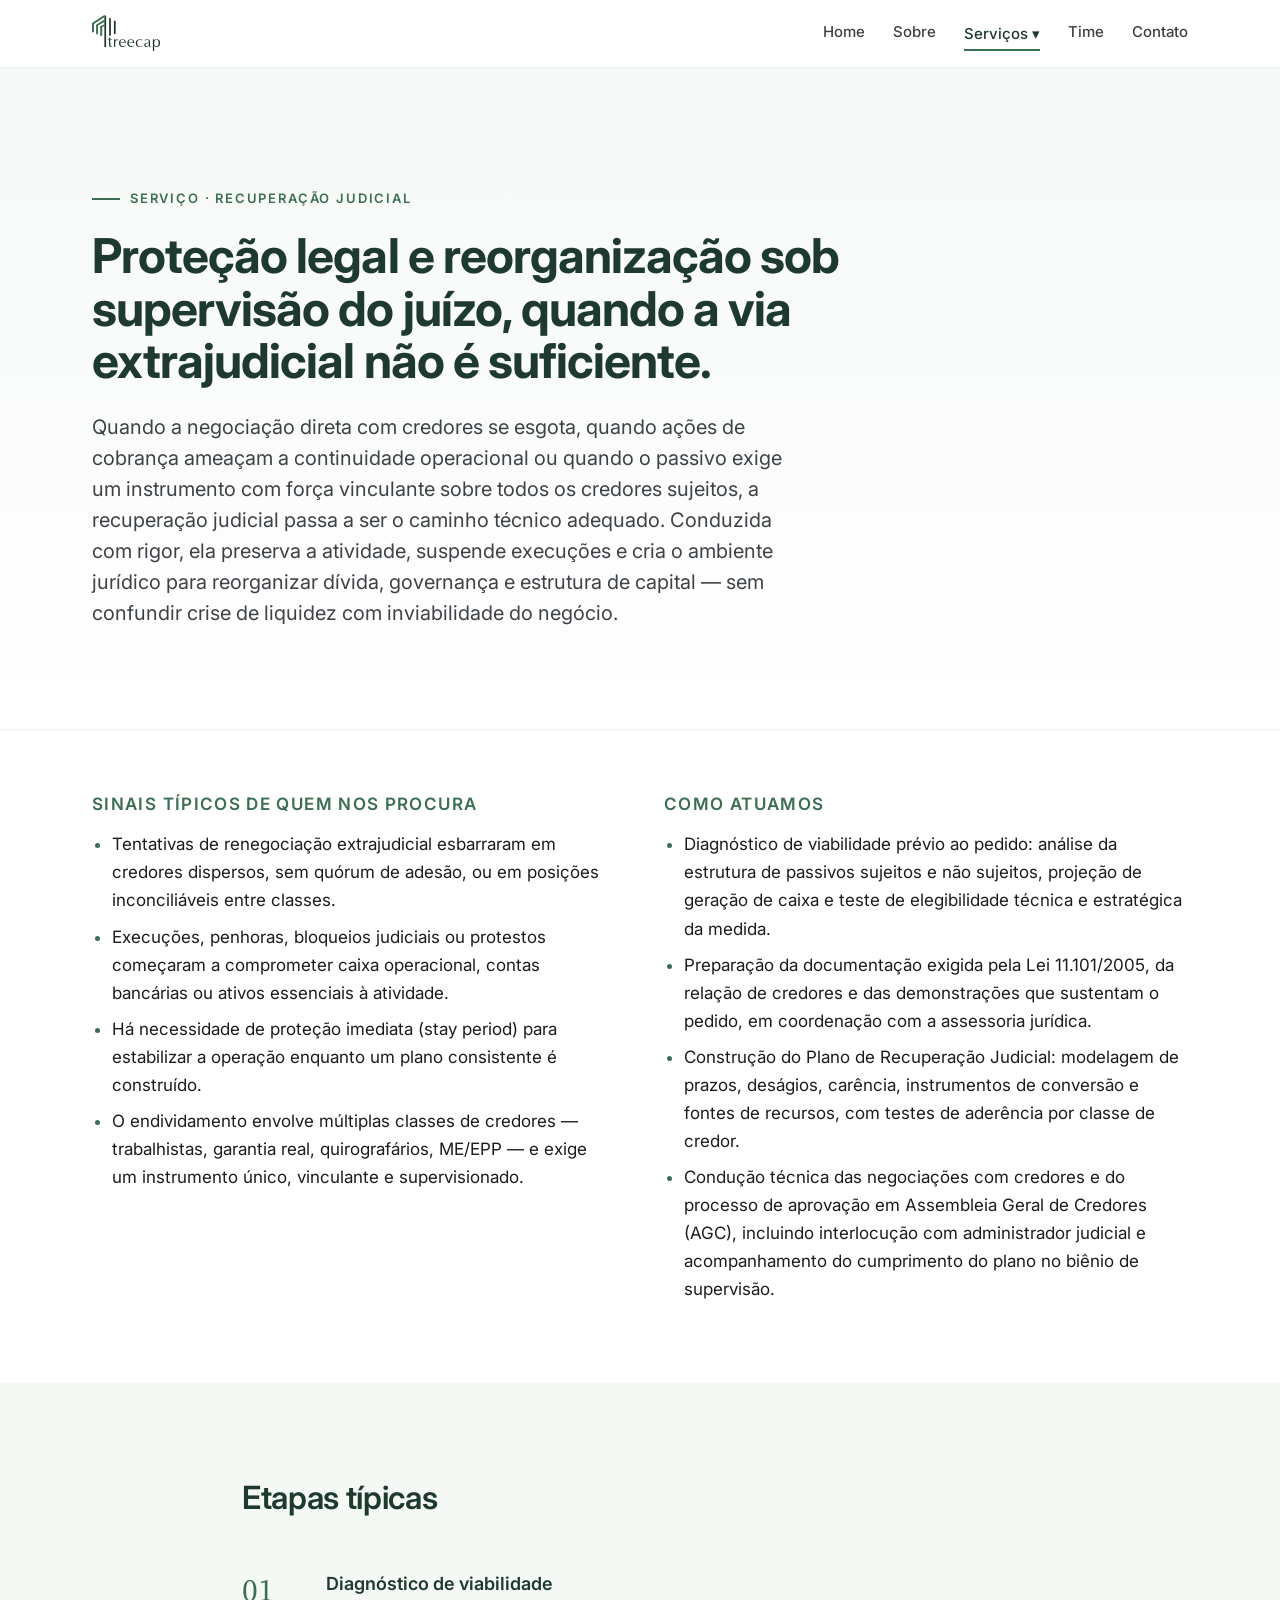
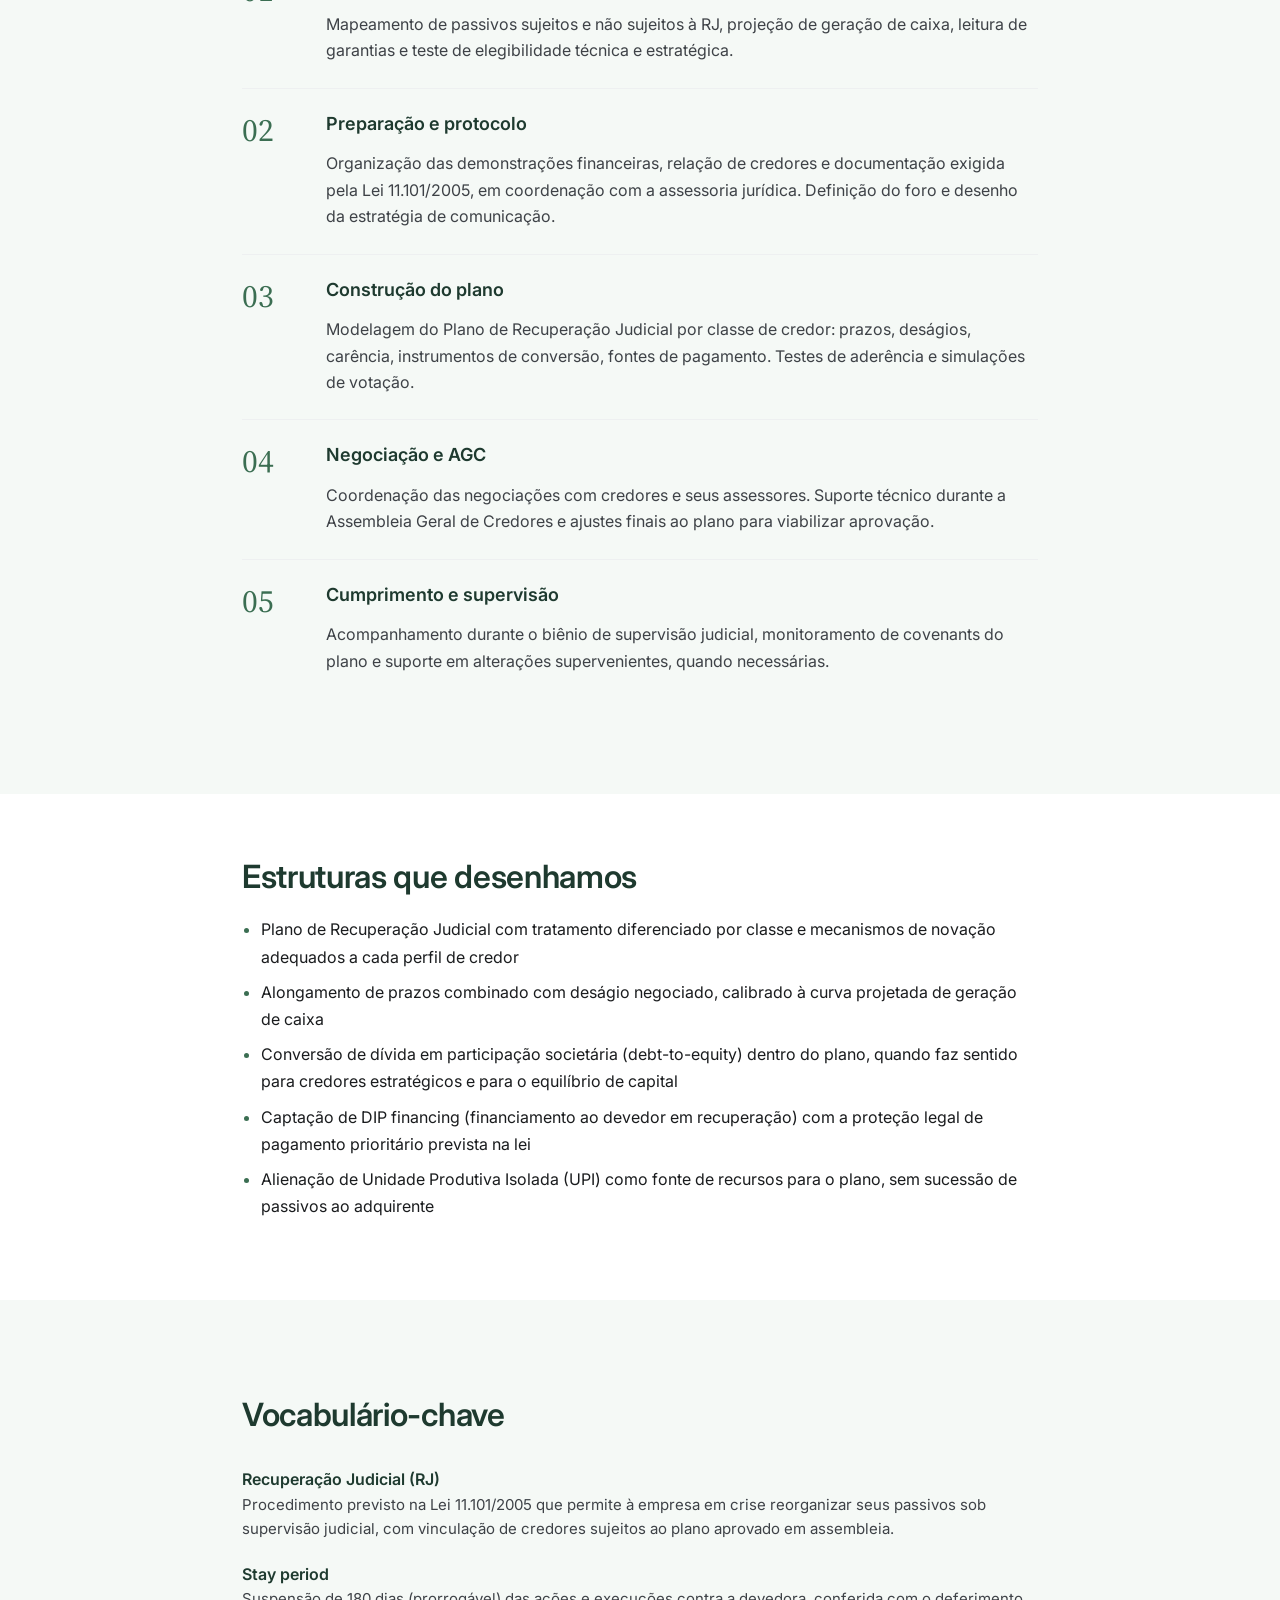
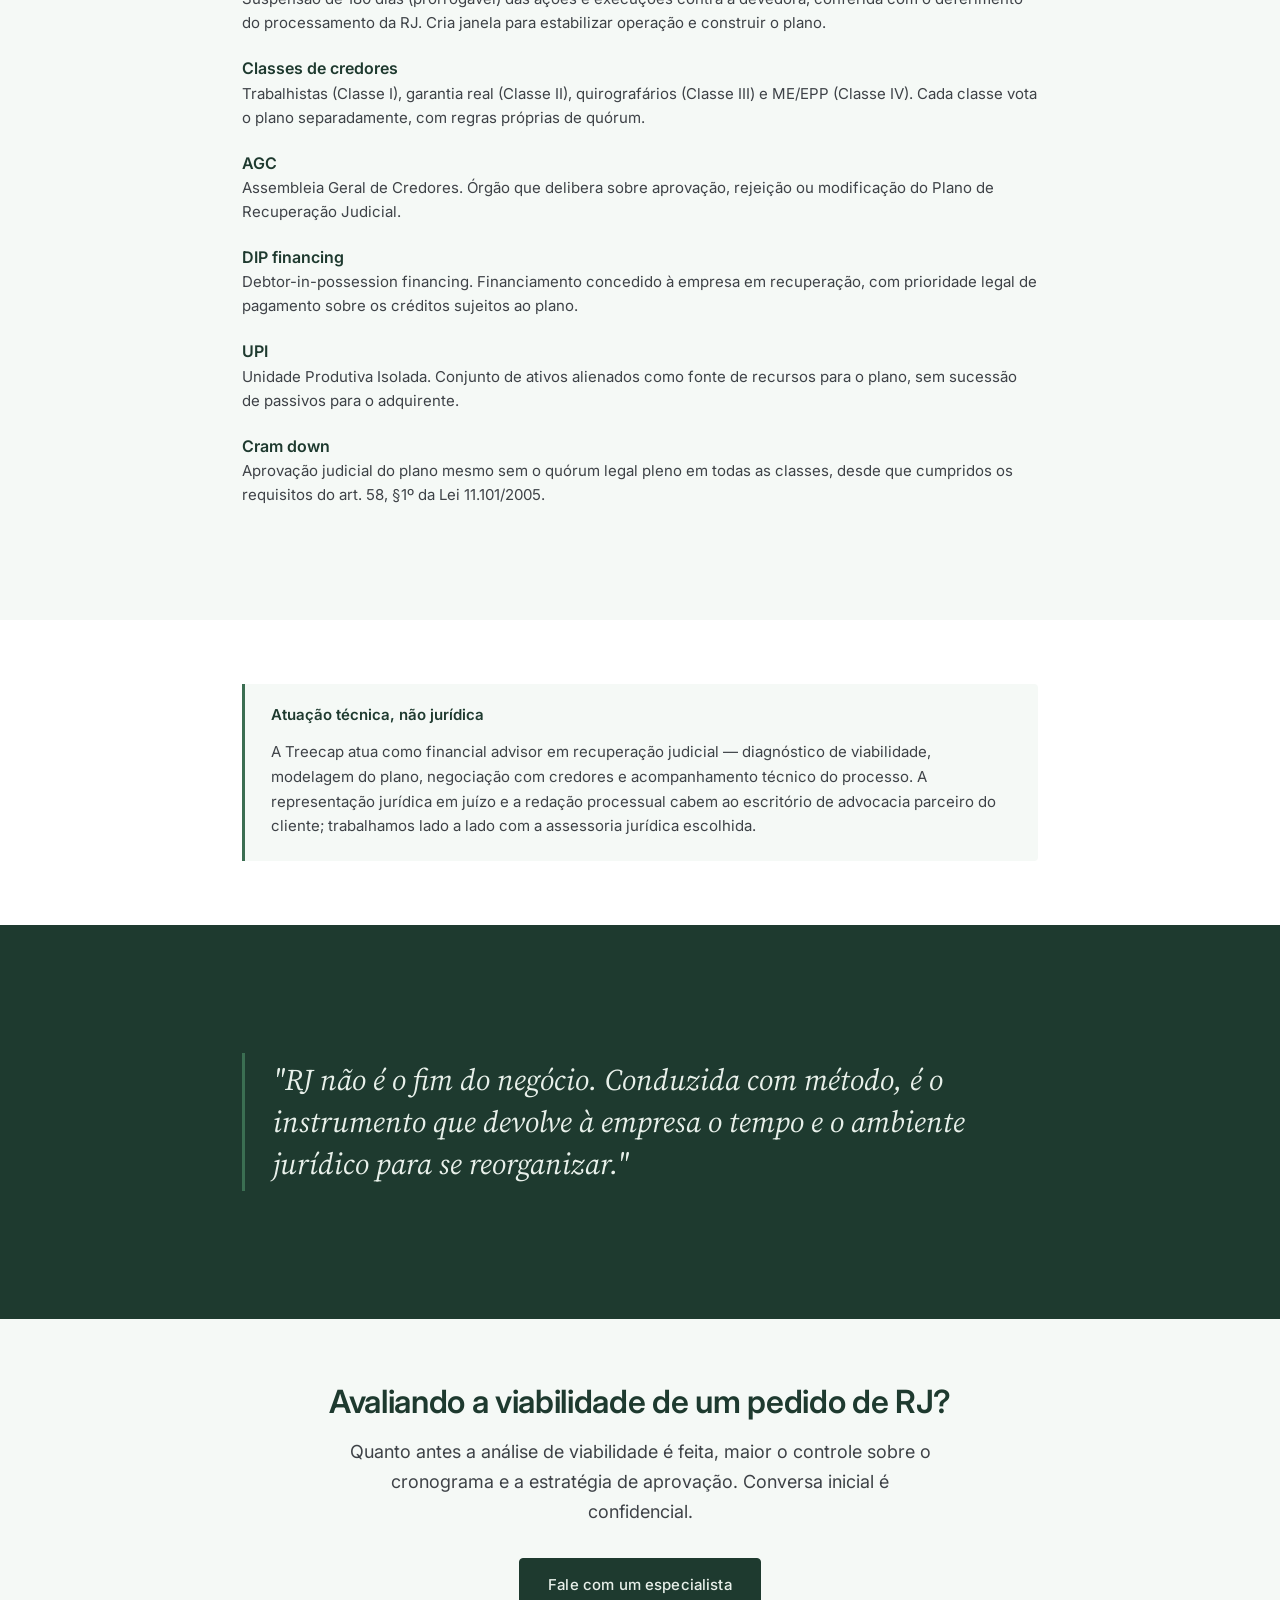
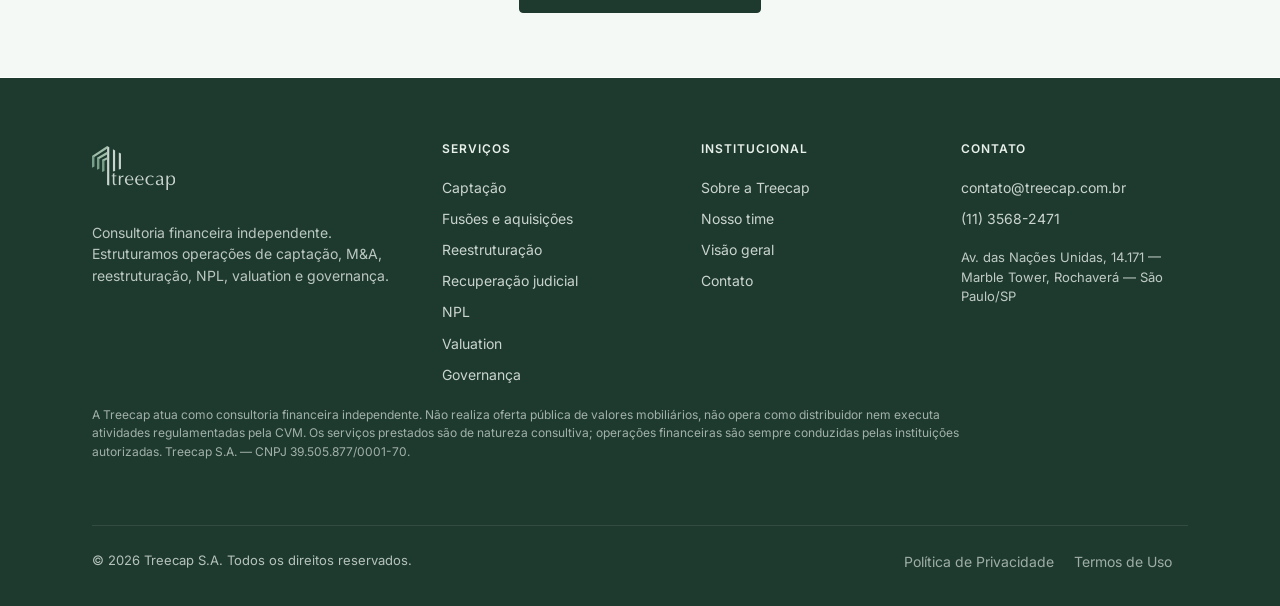
<file: recuperacao-judicial.html>
<!DOCTYPE html>
<html lang="pt-BR">
<head>
<meta charset="UTF-8" />
<meta name="viewport" content="width=device-width, initial-scale=1.0" />
<title>Recuperação judicial — Treecap</title>
<meta name="description" content="Diagnóstico, construção do plano e condução técnica de Recuperação Judicial (Lei 11.101/2005) para empresas em estresse financeiro." />
<link rel="icon" type="image/svg+xml" href="assets/favicon.svg" />
<link rel="stylesheet" href="styles.css" />
<link rel="preconnect" href="https://fonts.googleapis.com">
<link rel="preconnect" href="https://fonts.gstatic.com" crossorigin>
<link href="https://fonts.googleapis.com/css2?family=Inter:wght@400;500;600;700&family=Source+Serif+Pro:ital,wght@0,400;0,600;1,400&display=swap" rel="stylesheet">
</head>
<body>

<header class="navbar">
  <div class="navbar-inner">
    <a class="brand" href="index.html" aria-label="Treecap — voltar para a home">
      <span class="brand-logo"><svg width="367" height="194" viewBox="0 0 367 194" fill="none" xmlns="http://www.w3.org/2000/svg">
<path d="M91.8601 122.051L98.7343 119.4V130.544H107.835C107.712 131.354 107.663 131.944 107.663 132.361C107.663 132.778 107.712 133.245 107.835 133.834H98.7343V158.308C98.7343 161.818 99.0279 164.322 99.5905 165.819C100.569 168.299 102.404 169.526 105.095 169.526C105.731 169.526 106.416 169.428 107.199 169.256C107.981 169.084 108.569 168.961 108.96 168.912V170.974C107.59 171.49 106.342 171.883 105.266 172.128C104.165 172.398 102.991 172.521 101.743 172.521C98.294 172.521 95.8476 171.588 94.3553 169.747C92.6918 167.685 91.8601 164.076 91.8601 158.946V133.785H86.5271C86.6494 133.441 86.6983 132.901 86.6983 132.14C86.6983 131.453 86.6494 130.913 86.5271 130.495H91.8601V122.002V122.051Z" fill="#D6D6BB"/>
<path d="M118.427 171.932V130.618L121.877 130.888L125.326 130.544V139.259L125.766 138.228C127.308 135.748 128.922 133.858 130.586 132.533C132.592 130.913 134.598 130.127 136.604 130.127C137.753 130.127 138.634 130.274 139.27 130.569L138.071 137.81C137.778 137.761 137.191 137.516 136.261 137.074C135.332 136.632 134.598 136.436 134.035 136.436C133.056 136.436 132.053 136.632 131.026 137C129.999 137.369 129.167 137.909 128.531 138.596C127.21 140.142 126.353 141.738 125.962 143.334C125.571 144.929 125.35 147.016 125.35 149.544V171.883L121.901 171.613L118.452 171.956L118.427 171.932Z" fill="#D6D6BB"/>
<path d="M180.393 163.045L180.295 167.489C178.069 169.084 175.721 170.312 173.25 171.195C170.779 172.079 168.21 172.521 165.519 172.521C159.452 172.521 154.535 170.631 150.817 166.826C147.098 163.021 145.239 157.866 145.239 151.312C145.239 144.757 146.903 140.02 150.23 136.215C153.777 132.14 158.67 130.102 164.932 130.102C170.021 130.102 174.131 131.796 177.213 135.208C180.662 138.964 182.375 144.34 182.375 151.312L164.932 151.042H152.823C152.823 156.197 153.997 160.37 156.346 163.561C158.988 167.12 162.755 168.888 167.697 168.888C170.339 168.888 172.883 168.2 175.354 166.85C177.017 165.942 178.705 164.666 180.418 163.021L180.393 163.045ZM152.798 147.875H175.672C175.672 143.432 174.962 139.946 173.519 137.467C171.733 134.349 168.871 132.778 164.932 132.778C160.994 132.778 158.058 134.374 155.832 137.54C153.826 140.363 152.823 143.825 152.823 147.875H152.798Z" fill="#D6D6BB"/>
<path d="M225.43 163.045L225.332 167.489C223.106 169.084 220.758 170.312 218.287 171.195C215.816 172.079 213.248 172.521 210.557 172.521C204.49 172.521 199.572 170.631 195.854 166.826C192.136 163.021 190.276 157.866 190.276 151.312C190.276 144.757 191.94 140.02 195.267 136.215C198.814 132.14 203.707 130.102 209.969 130.102C215.058 130.102 219.168 131.796 222.25 135.208C225.699 138.964 227.412 144.34 227.412 151.312L209.969 151.042H197.86C197.86 156.197 199.034 160.37 201.383 163.561C204.025 167.12 207.792 168.888 212.734 168.888C215.376 168.888 217.92 168.2 220.391 166.85C222.054 165.942 223.742 164.666 225.455 163.021L225.43 163.045ZM197.836 147.875H220.709C220.709 143.432 219.999 139.946 218.556 137.467C216.77 134.349 213.908 132.778 209.969 132.778C206.031 132.778 203.095 134.374 200.869 137.54C198.863 140.363 197.86 143.825 197.86 147.875H197.836Z" fill="#D6D6BB"/>
<path d="M271.764 133.637L269.782 139.332H269.097C268.755 138.866 268.388 138.375 267.972 137.835C267.556 137.295 267.165 136.853 266.773 136.509C265.795 135.429 264.547 134.57 262.982 133.956C261.44 133.343 259.85 133.048 258.26 133.048C253.563 133.048 249.869 134.865 247.178 138.473C244.707 141.812 243.484 145.887 243.484 150.723C243.484 156.246 244.928 160.762 247.814 164.297C250.701 167.832 254.468 169.6 259.116 169.6C261.465 169.6 263.618 169.084 265.55 168.053C267.043 167.243 268.853 165.893 270.957 164.003L271.47 164.273L271.03 168.25C267.14 171.122 262.761 172.57 257.869 172.57C250.872 172.57 245.417 170.532 241.454 166.458C237.735 162.604 235.876 157.522 235.876 151.189C235.876 144.856 237.931 139.48 242.065 135.748C246.2 132.017 251.557 130.152 258.138 130.152C260.78 130.152 263.177 130.422 265.355 130.962C267.532 131.502 269.66 132.41 271.715 133.686L271.764 133.637Z" fill="#D6D6BB"/>
<path d="M312.936 144.586V167.096C313.107 168.299 313.89 168.912 315.26 168.912C315.994 168.912 316.826 168.79 317.755 168.569V170.459C317.462 170.582 317.046 170.729 316.508 170.925C315.969 171.122 315.382 171.293 314.722 171.392C314.061 171.514 313.278 171.563 312.373 171.563C310.734 171.563 309.364 171.171 308.312 170.361C307.26 169.551 306.624 168.2 306.404 166.31L305.621 167.096C302.001 170.729 297.744 172.521 292.851 172.521C289.696 172.521 286.98 171.539 284.754 169.6C282.503 167.636 281.403 165.107 281.403 162.014C281.403 157.645 283.042 154.503 286.295 152.613C288.301 151.459 291.971 150.452 297.304 149.593C301.022 148.955 303.371 148.39 304.349 147.875C305.719 147.139 306.404 145.788 306.404 143.825C306.404 140.609 305.523 138.13 303.787 136.362C302.05 134.619 299.554 133.736 296.35 133.736C293.61 133.736 291.188 134.472 289.133 135.969C287.518 137.123 286.515 138.351 286.124 139.676H285.17V134.84C287.396 133.294 289.647 132.115 291.922 131.305C294.172 130.495 296.545 130.102 299.016 130.102C308.288 130.102 312.936 134.938 312.936 144.586ZM306.062 162.947V150.354L303.053 150.968C298.062 151.95 294.906 152.711 293.61 153.3C290.16 154.847 288.448 157.35 288.448 160.812C288.448 163.463 289.182 165.476 290.674 166.85C292.166 168.225 294.221 168.912 296.863 168.912C297.94 168.912 299.163 168.593 300.484 167.93C301.805 167.268 302.881 166.507 303.738 165.647C304.202 165.255 304.692 164.764 305.23 164.224C305.768 163.684 306.037 163.266 306.037 162.972L306.062 162.947Z" fill="#D6D6BB"/>
<path d="M335.026 194L331.577 193.656L328.128 194V130.618L331.577 130.888L335.026 130.618V139.332C336.983 135.871 338.916 133.564 340.873 132.336C343.344 130.839 346.28 130.102 349.729 130.102C355.062 130.102 359.319 132.091 362.548 136.043C365.532 139.725 367.024 144.316 367.024 149.839C367.024 156.786 365.312 162.309 361.912 166.408C358.511 170.483 354.01 172.521 348.457 172.521C345.423 172.521 342.83 171.833 340.677 170.459C338.525 169.084 336.714 166.998 335.222 164.248L335.051 194H335.026ZM335.026 152.343C335.026 157.228 336.029 161.131 338.035 164.076C340.262 167.292 343.466 168.912 347.649 168.912C351.833 168.912 354.695 167.047 356.75 163.315C358.536 160.026 359.416 155.681 359.416 150.207C359.416 145.273 358.609 141.345 357.019 138.473C355.013 134.84 351.857 133.048 347.576 133.048C343.295 133.048 339.772 135.257 337.595 139.701C335.883 143.162 335.026 147.384 335.026 152.367V152.343Z" fill="#D6D6BB"/>
<path d="M44.3277 70.5745L66.6139 59.3316V49.3408L44.3277 61.05V70.5745Z" fill="#A89C7A"/>
<path d="M22.066 62.351L66.6138 37.4106V24.8668L22.066 52.1883V62.351Z" fill="#A89C7A"/>
<path d="M76.1056 173.675L66.6138 172.153V0L76.1056 5.08136V173.675Z" fill="#D6D6BB"/>
<path d="M101.89 109.703L92.3983 112.772V14.2867L101.89 19.2944V109.703Z" fill="#D6D6BB"/>
<path d="M127.675 100.989L118.183 104.156V28.2543L127.675 33.4339V100.989Z" fill="#D6D6BB"/>
<path d="M0 54.6185L66.6138 12.5438V0L0 43.5721V54.6185Z" fill="#A89C7A"/>
<path d="M10.7639 90.5562L0 95.9813V43.5721L10.7639 47.8188V90.5562Z" fill="#66644F"/>
<path d="M32.6342 100.449L22.066 104.909V52.1883L32.6342 56.3614V100.449Z" fill="#66644F"/>
<path d="M54.9204 110.268L44.3277 114.269V61.05L54.9204 65.2231V110.268Z" fill="#66644F"/>
</svg>
</span>
    </a>
    <nav class="nav-links">
      <a href="index.html" class="">Home</a>
      <a href="sobre.html" class="">Sobre</a>
      <div class="dropdown">
      <a href="servicos.html" class=" active">Serviços <span aria-hidden="true">▾</span></a>
      <div class="dropdown-panel"><a href="servicos.html">Visão geral dos serviços</a><a href="captacao-de-recursos.html">Captação de recursos</a><a href="fusoes-e-aquisicoes.html">Fusões e aquisições</a><a href="reestruturacao-financeira.html">Reestruturação financeira</a><a href="recuperacao-judicial.html">Recuperação judicial</a><a href="npl-e-recomposicao-de-divida.html">NPL e recomposição de dívida</a><a href="valuation.html">Valuation</a><a href="governanca-corporativa.html">Governança corporativa</a></div>
    </div>
      <a href="time.html" class="">Time</a>
      <a href="contato.html" class="">Contato</a>
    </nav>
  </div>
</header>
<main>

<section class="hero reveal">
  <div class="container">
    <div class="eyebrow">Serviço · Recuperação judicial</div>
    <h1>Proteção legal e reorganização sob supervisão do juízo, quando a via extrajudicial não é suficiente.</h1>
    <p class="lead">Quando a negociação direta com credores se esgota, quando ações de cobrança ameaçam a continuidade operacional ou quando o passivo exige um instrumento com força vinculante sobre todos os credores sujeitos, a recuperação judicial passa a ser o caminho técnico adequado. Conduzida com rigor, ela preserva a atividade, suspende execuções e cria o ambiente jurídico para reorganizar dívida, governança e estrutura de capital — sem confundir crise de liquidez com inviabilidade do negócio.</p>
    
  </div>
</section>

<section class="tight reveal">
  <div class="container">
    <div class="grid grid-2 gap-48">
      <div>
        <h4 class="mt-0">Sinais típicos de quem nos procura</h4>
        <ul><li>Tentativas de renegociação extrajudicial esbarraram em credores dispersos, sem quórum de adesão, ou em posições inconciliáveis entre classes.</li><li>Execuções, penhoras, bloqueios judiciais ou protestos começaram a comprometer caixa operacional, contas bancárias ou ativos essenciais à atividade.</li><li>Há necessidade de proteção imediata (stay period) para estabilizar a operação enquanto um plano consistente é construído.</li><li>O endividamento envolve múltiplas classes de credores — trabalhistas, garantia real, quirografários, ME/EPP — e exige um instrumento único, vinculante e supervisionado.</li></ul>
      </div>
      <div>
        <h4 class="mt-0">Como atuamos</h4>
        <ul><li>Diagnóstico de viabilidade prévio ao pedido: análise da estrutura de passivos sujeitos e não sujeitos, projeção de geração de caixa e teste de elegibilidade técnica e estratégica da medida.</li><li>Preparação da documentação exigida pela Lei 11.101/2005, da relação de credores e das demonstrações que sustentam o pedido, em coordenação com a assessoria jurídica.</li><li>Construção do Plano de Recuperação Judicial: modelagem de prazos, deságios, carência, instrumentos de conversão e fontes de recursos, com testes de aderência por classe de credor.</li><li>Condução técnica das negociações com credores e do processo de aprovação em Assembleia Geral de Credores (AGC), incluindo interlocução com administrador judicial e acompanhamento do cumprimento do plano no biênio de supervisão.</li></ul>
      </div>
    </div>
  </div>
</section>

<section class="bg-light reveal">
  <div class="container-narrow">
    <h2 class="mt-0">Etapas típicas</h2>
    <div class="process mt-32">
      
        <div class="step">
          <div>
            <h4>Diagnóstico de viabilidade</h4>
            <p>Mapeamento de passivos sujeitos e não sujeitos à RJ, projeção de geração de caixa, leitura de garantias e teste de elegibilidade técnica e estratégica.</p>
          </div>
        </div>
      
        <div class="step">
          <div>
            <h4>Preparação e protocolo</h4>
            <p>Organização das demonstrações financeiras, relação de credores e documentação exigida pela Lei 11.101/2005, em coordenação com a assessoria jurídica. Definição do foro e desenho da estratégia de comunicação.</p>
          </div>
        </div>
      
        <div class="step">
          <div>
            <h4>Construção do plano</h4>
            <p>Modelagem do Plano de Recuperação Judicial por classe de credor: prazos, deságios, carência, instrumentos de conversão, fontes de pagamento. Testes de aderência e simulações de votação.</p>
          </div>
        </div>
      
        <div class="step">
          <div>
            <h4>Negociação e AGC</h4>
            <p>Coordenação das negociações com credores e seus assessores. Suporte técnico durante a Assembleia Geral de Credores e ajustes finais ao plano para viabilizar aprovação.</p>
          </div>
        </div>
      
        <div class="step">
          <div>
            <h4>Cumprimento e supervisão</h4>
            <p>Acompanhamento durante o biênio de supervisão judicial, monitoramento de covenants do plano e suporte em alterações supervenientes, quando necessárias.</p>
          </div>
        </div>
      
    </div>
  </div>
</section>

<section class="tight reveal">
  <div class="container-narrow">
    <h2 class="mt-0">Estruturas que desenhamos</h2>
    <ul class="big-list">
      <li>Plano de Recuperação Judicial com tratamento diferenciado por classe e mecanismos de novação adequados a cada perfil de credor</li><li>Alongamento de prazos combinado com deságio negociado, calibrado à curva projetada de geração de caixa</li><li>Conversão de dívida em participação societária (debt-to-equity) dentro do plano, quando faz sentido para credores estratégicos e para o equilíbrio de capital</li><li>Captação de DIP financing (financiamento ao devedor em recuperação) com a proteção legal de pagamento prioritário prevista na lei</li><li>Alienação de Unidade Produtiva Isolada (UPI) como fonte de recursos para o plano, sem sucessão de passivos ao adquirente</li>
    </ul>
  </div>
</section>

<section class="bg-light reveal">
  <div class="container-narrow">
    <h2 class="mt-0">Vocabulário-chave</h2>
    <dl class="glossary">
      
        <dt>Recuperação Judicial (RJ)</dt>
        <dd>Procedimento previsto na Lei 11.101/2005 que permite à empresa em crise reorganizar seus passivos sob supervisão judicial, com vinculação de credores sujeitos ao plano aprovado em assembleia.</dd>
      
        <dt>Stay period</dt>
        <dd>Suspensão de 180 dias (prorrogável) das ações e execuções contra a devedora, conferida com o deferimento do processamento da RJ. Cria janela para estabilizar operação e construir o plano.</dd>
      
        <dt>Classes de credores</dt>
        <dd>Trabalhistas (Classe I), garantia real (Classe II), quirografários (Classe III) e ME/EPP (Classe IV). Cada classe vota o plano separadamente, com regras próprias de quórum.</dd>
      
        <dt>AGC</dt>
        <dd>Assembleia Geral de Credores. Órgão que delibera sobre aprovação, rejeição ou modificação do Plano de Recuperação Judicial.</dd>
      
        <dt>DIP financing</dt>
        <dd>Debtor-in-possession financing. Financiamento concedido à empresa em recuperação, com prioridade legal de pagamento sobre os créditos sujeitos ao plano.</dd>
      
        <dt>UPI</dt>
        <dd>Unidade Produtiva Isolada. Conjunto de ativos alienados como fonte de recursos para o plano, sem sucessão de passivos para o adquirente.</dd>
      
        <dt>Cram down</dt>
        <dd>Aprovação judicial do plano mesmo sem o quórum legal pleno em todas as classes, desde que cumpridos os requisitos do art. 58, §1º da Lei 11.101/2005.</dd>
      
    </dl>
  </div>
</section>

<section class="tight reveal">
  <div class="container-narrow">
    <div class="aside">
      <h4 class="aside-title">Atuação técnica, não jurídica</h4>
      <p class="aside-body">A Treecap atua como financial advisor em recuperação judicial — diagnóstico de viabilidade, modelagem do plano, negociação com credores e acompanhamento técnico do processo. A representação jurídica em juízo e a redação processual cabem ao escritório de advocacia parceiro do cliente; trabalhamos lado a lado com a assessoria jurídica escolhida.</p>
    </div>
  </div>
</section>

<section class="bg-dark reveal">
  <div class="container-narrow">
    <div class="pull-quote">
      "RJ não é o fim do negócio. Conduzida com método, é o instrumento que devolve à empresa o tempo e o ambiente jurídico para se reorganizar."
    </div>
    
  </div>
</section>

<section class="bg-light tight reveal">
  <div class="container-narrow center">
    <h2 class="mt-0">Avaliando a viabilidade de um pedido de RJ?</h2>
    <p class="cta-band-body">Quanto antes a análise de viabilidade é feita, maior o controle sobre o cronograma e a estratégia de aprovação. Conversa inicial é confidencial.</p>
    <a href="contato.html" class="btn">Fale com um especialista</a>
  </div>
</section>
</main>

<footer class="footer">
  <div class="container">
    <div class="footer-grid">
      <div>
        <a class="brand brand-footer" href="index.html" aria-label="Treecap — home">
          <span class="brand-logo"><svg width="367" height="194" viewBox="0 0 367 194" fill="none" xmlns="http://www.w3.org/2000/svg">
<path d="M91.8601 122.051L98.7343 119.4V130.544H107.835C107.712 131.354 107.663 131.944 107.663 132.361C107.663 132.778 107.712 133.245 107.835 133.834H98.7343V158.308C98.7343 161.818 99.0279 164.322 99.5905 165.819C100.569 168.299 102.404 169.526 105.095 169.526C105.731 169.526 106.416 169.428 107.199 169.256C107.981 169.084 108.569 168.961 108.96 168.912V170.974C107.59 171.49 106.342 171.883 105.266 172.128C104.165 172.398 102.991 172.521 101.743 172.521C98.294 172.521 95.8476 171.588 94.3553 169.747C92.6918 167.685 91.8601 164.076 91.8601 158.946V133.785H86.5271C86.6494 133.441 86.6983 132.901 86.6983 132.14C86.6983 131.453 86.6494 130.913 86.5271 130.495H91.8601V122.002V122.051Z" fill="#D6D6BB"/>
<path d="M118.427 171.932V130.618L121.877 130.888L125.326 130.544V139.259L125.766 138.228C127.308 135.748 128.922 133.858 130.586 132.533C132.592 130.913 134.598 130.127 136.604 130.127C137.753 130.127 138.634 130.274 139.27 130.569L138.071 137.81C137.778 137.761 137.191 137.516 136.261 137.074C135.332 136.632 134.598 136.436 134.035 136.436C133.056 136.436 132.053 136.632 131.026 137C129.999 137.369 129.167 137.909 128.531 138.596C127.21 140.142 126.353 141.738 125.962 143.334C125.571 144.929 125.35 147.016 125.35 149.544V171.883L121.901 171.613L118.452 171.956L118.427 171.932Z" fill="#D6D6BB"/>
<path d="M180.393 163.045L180.295 167.489C178.069 169.084 175.721 170.312 173.25 171.195C170.779 172.079 168.21 172.521 165.519 172.521C159.452 172.521 154.535 170.631 150.817 166.826C147.098 163.021 145.239 157.866 145.239 151.312C145.239 144.757 146.903 140.02 150.23 136.215C153.777 132.14 158.67 130.102 164.932 130.102C170.021 130.102 174.131 131.796 177.213 135.208C180.662 138.964 182.375 144.34 182.375 151.312L164.932 151.042H152.823C152.823 156.197 153.997 160.37 156.346 163.561C158.988 167.12 162.755 168.888 167.697 168.888C170.339 168.888 172.883 168.2 175.354 166.85C177.017 165.942 178.705 164.666 180.418 163.021L180.393 163.045ZM152.798 147.875H175.672C175.672 143.432 174.962 139.946 173.519 137.467C171.733 134.349 168.871 132.778 164.932 132.778C160.994 132.778 158.058 134.374 155.832 137.54C153.826 140.363 152.823 143.825 152.823 147.875H152.798Z" fill="#D6D6BB"/>
<path d="M225.43 163.045L225.332 167.489C223.106 169.084 220.758 170.312 218.287 171.195C215.816 172.079 213.248 172.521 210.557 172.521C204.49 172.521 199.572 170.631 195.854 166.826C192.136 163.021 190.276 157.866 190.276 151.312C190.276 144.757 191.94 140.02 195.267 136.215C198.814 132.14 203.707 130.102 209.969 130.102C215.058 130.102 219.168 131.796 222.25 135.208C225.699 138.964 227.412 144.34 227.412 151.312L209.969 151.042H197.86C197.86 156.197 199.034 160.37 201.383 163.561C204.025 167.12 207.792 168.888 212.734 168.888C215.376 168.888 217.92 168.2 220.391 166.85C222.054 165.942 223.742 164.666 225.455 163.021L225.43 163.045ZM197.836 147.875H220.709C220.709 143.432 219.999 139.946 218.556 137.467C216.77 134.349 213.908 132.778 209.969 132.778C206.031 132.778 203.095 134.374 200.869 137.54C198.863 140.363 197.86 143.825 197.86 147.875H197.836Z" fill="#D6D6BB"/>
<path d="M271.764 133.637L269.782 139.332H269.097C268.755 138.866 268.388 138.375 267.972 137.835C267.556 137.295 267.165 136.853 266.773 136.509C265.795 135.429 264.547 134.57 262.982 133.956C261.44 133.343 259.85 133.048 258.26 133.048C253.563 133.048 249.869 134.865 247.178 138.473C244.707 141.812 243.484 145.887 243.484 150.723C243.484 156.246 244.928 160.762 247.814 164.297C250.701 167.832 254.468 169.6 259.116 169.6C261.465 169.6 263.618 169.084 265.55 168.053C267.043 167.243 268.853 165.893 270.957 164.003L271.47 164.273L271.03 168.25C267.14 171.122 262.761 172.57 257.869 172.57C250.872 172.57 245.417 170.532 241.454 166.458C237.735 162.604 235.876 157.522 235.876 151.189C235.876 144.856 237.931 139.48 242.065 135.748C246.2 132.017 251.557 130.152 258.138 130.152C260.78 130.152 263.177 130.422 265.355 130.962C267.532 131.502 269.66 132.41 271.715 133.686L271.764 133.637Z" fill="#D6D6BB"/>
<path d="M312.936 144.586V167.096C313.107 168.299 313.89 168.912 315.26 168.912C315.994 168.912 316.826 168.79 317.755 168.569V170.459C317.462 170.582 317.046 170.729 316.508 170.925C315.969 171.122 315.382 171.293 314.722 171.392C314.061 171.514 313.278 171.563 312.373 171.563C310.734 171.563 309.364 171.171 308.312 170.361C307.26 169.551 306.624 168.2 306.404 166.31L305.621 167.096C302.001 170.729 297.744 172.521 292.851 172.521C289.696 172.521 286.98 171.539 284.754 169.6C282.503 167.636 281.403 165.107 281.403 162.014C281.403 157.645 283.042 154.503 286.295 152.613C288.301 151.459 291.971 150.452 297.304 149.593C301.022 148.955 303.371 148.39 304.349 147.875C305.719 147.139 306.404 145.788 306.404 143.825C306.404 140.609 305.523 138.13 303.787 136.362C302.05 134.619 299.554 133.736 296.35 133.736C293.61 133.736 291.188 134.472 289.133 135.969C287.518 137.123 286.515 138.351 286.124 139.676H285.17V134.84C287.396 133.294 289.647 132.115 291.922 131.305C294.172 130.495 296.545 130.102 299.016 130.102C308.288 130.102 312.936 134.938 312.936 144.586ZM306.062 162.947V150.354L303.053 150.968C298.062 151.95 294.906 152.711 293.61 153.3C290.16 154.847 288.448 157.35 288.448 160.812C288.448 163.463 289.182 165.476 290.674 166.85C292.166 168.225 294.221 168.912 296.863 168.912C297.94 168.912 299.163 168.593 300.484 167.93C301.805 167.268 302.881 166.507 303.738 165.647C304.202 165.255 304.692 164.764 305.23 164.224C305.768 163.684 306.037 163.266 306.037 162.972L306.062 162.947Z" fill="#D6D6BB"/>
<path d="M335.026 194L331.577 193.656L328.128 194V130.618L331.577 130.888L335.026 130.618V139.332C336.983 135.871 338.916 133.564 340.873 132.336C343.344 130.839 346.28 130.102 349.729 130.102C355.062 130.102 359.319 132.091 362.548 136.043C365.532 139.725 367.024 144.316 367.024 149.839C367.024 156.786 365.312 162.309 361.912 166.408C358.511 170.483 354.01 172.521 348.457 172.521C345.423 172.521 342.83 171.833 340.677 170.459C338.525 169.084 336.714 166.998 335.222 164.248L335.051 194H335.026ZM335.026 152.343C335.026 157.228 336.029 161.131 338.035 164.076C340.262 167.292 343.466 168.912 347.649 168.912C351.833 168.912 354.695 167.047 356.75 163.315C358.536 160.026 359.416 155.681 359.416 150.207C359.416 145.273 358.609 141.345 357.019 138.473C355.013 134.84 351.857 133.048 347.576 133.048C343.295 133.048 339.772 135.257 337.595 139.701C335.883 143.162 335.026 147.384 335.026 152.367V152.343Z" fill="#D6D6BB"/>
<path d="M44.3277 70.5745L66.6139 59.3316V49.3408L44.3277 61.05V70.5745Z" fill="#A89C7A"/>
<path d="M22.066 62.351L66.6138 37.4106V24.8668L22.066 52.1883V62.351Z" fill="#A89C7A"/>
<path d="M76.1056 173.675L66.6138 172.153V0L76.1056 5.08136V173.675Z" fill="#D6D6BB"/>
<path d="M101.89 109.703L92.3983 112.772V14.2867L101.89 19.2944V109.703Z" fill="#D6D6BB"/>
<path d="M127.675 100.989L118.183 104.156V28.2543L127.675 33.4339V100.989Z" fill="#D6D6BB"/>
<path d="M0 54.6185L66.6138 12.5438V0L0 43.5721V54.6185Z" fill="#A89C7A"/>
<path d="M10.7639 90.5562L0 95.9813V43.5721L10.7639 47.8188V90.5562Z" fill="#66644F"/>
<path d="M32.6342 100.449L22.066 104.909V52.1883L32.6342 56.3614V100.449Z" fill="#66644F"/>
<path d="M54.9204 110.268L44.3277 114.269V61.05L54.9204 65.2231V110.268Z" fill="#66644F"/>
</svg>
</span>
        </a>
        <p class="footer-tagline">Consultoria financeira independente. Estruturamos operações de captação, M&A, reestruturação, NPL, valuation e governança.</p>
      </div>
      <div>
        <h4>Serviços</h4>
        <a href="captacao-de-recursos.html">Captação</a>
        <a href="fusoes-e-aquisicoes.html">Fusões e aquisições</a>
        <a href="reestruturacao-financeira.html">Reestruturação</a>
        <a href="recuperacao-judicial.html">Recuperação judicial</a>
        <a href="npl-e-recomposicao-de-divida.html">NPL</a>
        <a href="valuation.html">Valuation</a>
        <a href="governanca-corporativa.html">Governança</a>
      </div>
      <div>
        <h4>Institucional</h4>
        <a href="sobre.html">Sobre a Treecap</a>
        <a href="time.html">Nosso time</a>
        <a href="servicos.html">Visão geral</a>
        <a href="contato.html">Contato</a>
      </div>
      <div>
        <h4>Contato</h4>
        <a href="mailto:contato@treecap.com.br">contato@treecap.com.br</a>
        <a href="tel:+551135682471">(11) 3568-2471</a>
        <div class="footer-address">Av. das Nações Unidas, 14.171 — Marble Tower, Rochaverá — São Paulo/SP</div>
      </div>
    </div>
    <div class="footer-disclaimer">
      A Treecap atua como consultoria financeira independente. Não realiza oferta pública de valores mobiliários, não opera como distribuidor nem executa atividades regulamentadas pela CVM. Os serviços prestados são de natureza consultiva; operações financeiras são sempre conduzidas pelas instituições autorizadas. Treecap S.A. — CNPJ 39.505.877/0001-70.
    </div>
    <div class="footer-bottom">
      <div>© 2026 Treecap S.A. Todos os direitos reservados.</div>
      <div>
        <a href="politica-de-privacidade.html" class="inline">Política de Privacidade</a>
        <a href="termos-de-uso.html" class="inline">Termos de Uso</a>
      </div>
    </div>
  </div>
</footer>

<script>
(function() {
  if (!('IntersectionObserver' in window)) {
    document.querySelectorAll('.reveal').forEach(el => el.classList.add('is-visible'));
    return;
  }
  var io = new IntersectionObserver(function(entries) {
    entries.forEach(function(entry) {
      if (entry.isIntersecting) {
        entry.target.classList.add('is-visible');
        io.unobserve(entry.target);
      }
    });
  }, { threshold: 0.12, rootMargin: '0px 0px -60px 0px' });
  document.querySelectorAll('.reveal').forEach(function(el) { io.observe(el); });
})();
</script>
</body>
</html>
</file>
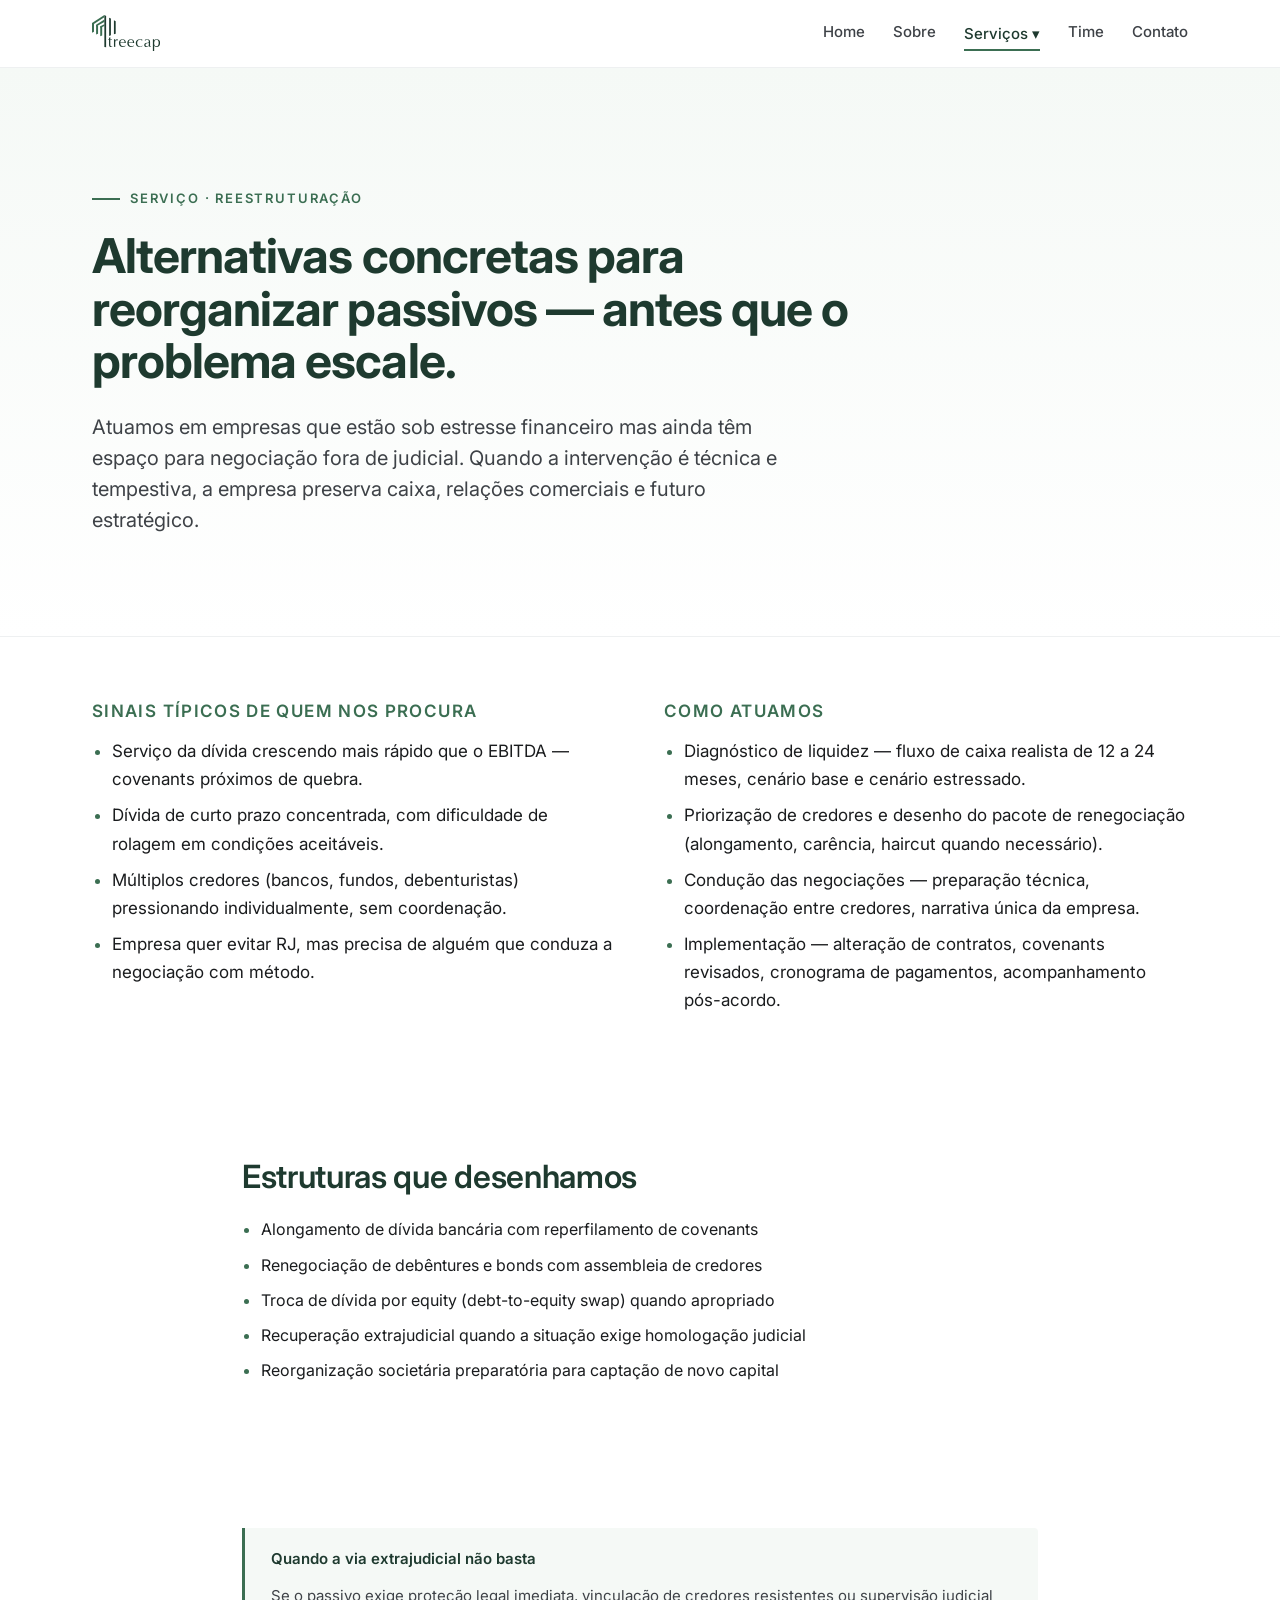
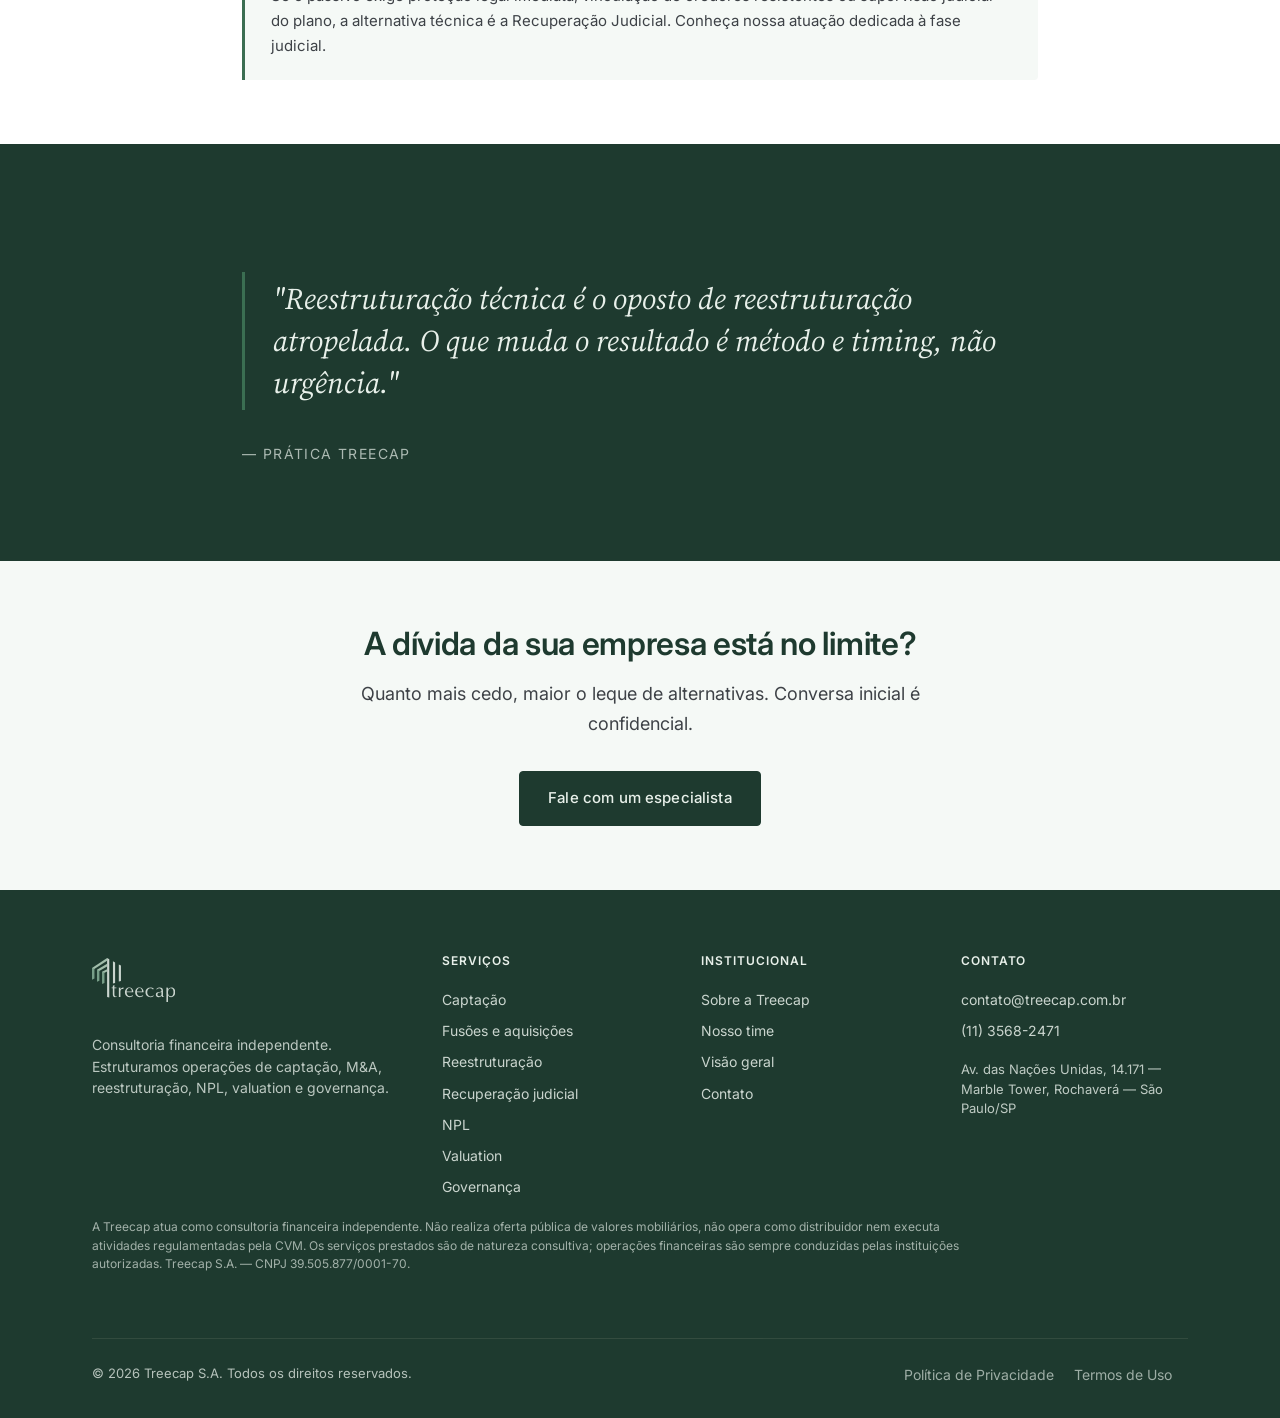
<file: reestruturacao-financeira.html>
<!DOCTYPE html>
<html lang="pt-BR">
<head>
<meta charset="UTF-8" />
<meta name="viewport" content="width=device-width, initial-scale=1.0" />
<title>Reestruturação financeira — Treecap</title>
<meta name="description" content="Alongamento de dívida, renegociação de passivos e reorganização societária para empresas sob estresse financeiro." />
<link rel="icon" type="image/svg+xml" href="assets/favicon.svg" />
<link rel="stylesheet" href="styles.css" />
<link rel="preconnect" href="https://fonts.googleapis.com">
<link rel="preconnect" href="https://fonts.gstatic.com" crossorigin>
<link href="https://fonts.googleapis.com/css2?family=Inter:wght@400;500;600;700&family=Source+Serif+Pro:ital,wght@0,400;0,600;1,400&display=swap" rel="stylesheet">
</head>
<body>

<header class="navbar">
  <div class="navbar-inner">
    <a class="brand" href="index.html" aria-label="Treecap — voltar para a home">
      <span class="brand-logo"><svg width="367" height="194" viewBox="0 0 367 194" fill="none" xmlns="http://www.w3.org/2000/svg">
<path d="M91.8601 122.051L98.7343 119.4V130.544H107.835C107.712 131.354 107.663 131.944 107.663 132.361C107.663 132.778 107.712 133.245 107.835 133.834H98.7343V158.308C98.7343 161.818 99.0279 164.322 99.5905 165.819C100.569 168.299 102.404 169.526 105.095 169.526C105.731 169.526 106.416 169.428 107.199 169.256C107.981 169.084 108.569 168.961 108.96 168.912V170.974C107.59 171.49 106.342 171.883 105.266 172.128C104.165 172.398 102.991 172.521 101.743 172.521C98.294 172.521 95.8476 171.588 94.3553 169.747C92.6918 167.685 91.8601 164.076 91.8601 158.946V133.785H86.5271C86.6494 133.441 86.6983 132.901 86.6983 132.14C86.6983 131.453 86.6494 130.913 86.5271 130.495H91.8601V122.002V122.051Z" fill="#D6D6BB"/>
<path d="M118.427 171.932V130.618L121.877 130.888L125.326 130.544V139.259L125.766 138.228C127.308 135.748 128.922 133.858 130.586 132.533C132.592 130.913 134.598 130.127 136.604 130.127C137.753 130.127 138.634 130.274 139.27 130.569L138.071 137.81C137.778 137.761 137.191 137.516 136.261 137.074C135.332 136.632 134.598 136.436 134.035 136.436C133.056 136.436 132.053 136.632 131.026 137C129.999 137.369 129.167 137.909 128.531 138.596C127.21 140.142 126.353 141.738 125.962 143.334C125.571 144.929 125.35 147.016 125.35 149.544V171.883L121.901 171.613L118.452 171.956L118.427 171.932Z" fill="#D6D6BB"/>
<path d="M180.393 163.045L180.295 167.489C178.069 169.084 175.721 170.312 173.25 171.195C170.779 172.079 168.21 172.521 165.519 172.521C159.452 172.521 154.535 170.631 150.817 166.826C147.098 163.021 145.239 157.866 145.239 151.312C145.239 144.757 146.903 140.02 150.23 136.215C153.777 132.14 158.67 130.102 164.932 130.102C170.021 130.102 174.131 131.796 177.213 135.208C180.662 138.964 182.375 144.34 182.375 151.312L164.932 151.042H152.823C152.823 156.197 153.997 160.37 156.346 163.561C158.988 167.12 162.755 168.888 167.697 168.888C170.339 168.888 172.883 168.2 175.354 166.85C177.017 165.942 178.705 164.666 180.418 163.021L180.393 163.045ZM152.798 147.875H175.672C175.672 143.432 174.962 139.946 173.519 137.467C171.733 134.349 168.871 132.778 164.932 132.778C160.994 132.778 158.058 134.374 155.832 137.54C153.826 140.363 152.823 143.825 152.823 147.875H152.798Z" fill="#D6D6BB"/>
<path d="M225.43 163.045L225.332 167.489C223.106 169.084 220.758 170.312 218.287 171.195C215.816 172.079 213.248 172.521 210.557 172.521C204.49 172.521 199.572 170.631 195.854 166.826C192.136 163.021 190.276 157.866 190.276 151.312C190.276 144.757 191.94 140.02 195.267 136.215C198.814 132.14 203.707 130.102 209.969 130.102C215.058 130.102 219.168 131.796 222.25 135.208C225.699 138.964 227.412 144.34 227.412 151.312L209.969 151.042H197.86C197.86 156.197 199.034 160.37 201.383 163.561C204.025 167.12 207.792 168.888 212.734 168.888C215.376 168.888 217.92 168.2 220.391 166.85C222.054 165.942 223.742 164.666 225.455 163.021L225.43 163.045ZM197.836 147.875H220.709C220.709 143.432 219.999 139.946 218.556 137.467C216.77 134.349 213.908 132.778 209.969 132.778C206.031 132.778 203.095 134.374 200.869 137.54C198.863 140.363 197.86 143.825 197.86 147.875H197.836Z" fill="#D6D6BB"/>
<path d="M271.764 133.637L269.782 139.332H269.097C268.755 138.866 268.388 138.375 267.972 137.835C267.556 137.295 267.165 136.853 266.773 136.509C265.795 135.429 264.547 134.57 262.982 133.956C261.44 133.343 259.85 133.048 258.26 133.048C253.563 133.048 249.869 134.865 247.178 138.473C244.707 141.812 243.484 145.887 243.484 150.723C243.484 156.246 244.928 160.762 247.814 164.297C250.701 167.832 254.468 169.6 259.116 169.6C261.465 169.6 263.618 169.084 265.55 168.053C267.043 167.243 268.853 165.893 270.957 164.003L271.47 164.273L271.03 168.25C267.14 171.122 262.761 172.57 257.869 172.57C250.872 172.57 245.417 170.532 241.454 166.458C237.735 162.604 235.876 157.522 235.876 151.189C235.876 144.856 237.931 139.48 242.065 135.748C246.2 132.017 251.557 130.152 258.138 130.152C260.78 130.152 263.177 130.422 265.355 130.962C267.532 131.502 269.66 132.41 271.715 133.686L271.764 133.637Z" fill="#D6D6BB"/>
<path d="M312.936 144.586V167.096C313.107 168.299 313.89 168.912 315.26 168.912C315.994 168.912 316.826 168.79 317.755 168.569V170.459C317.462 170.582 317.046 170.729 316.508 170.925C315.969 171.122 315.382 171.293 314.722 171.392C314.061 171.514 313.278 171.563 312.373 171.563C310.734 171.563 309.364 171.171 308.312 170.361C307.26 169.551 306.624 168.2 306.404 166.31L305.621 167.096C302.001 170.729 297.744 172.521 292.851 172.521C289.696 172.521 286.98 171.539 284.754 169.6C282.503 167.636 281.403 165.107 281.403 162.014C281.403 157.645 283.042 154.503 286.295 152.613C288.301 151.459 291.971 150.452 297.304 149.593C301.022 148.955 303.371 148.39 304.349 147.875C305.719 147.139 306.404 145.788 306.404 143.825C306.404 140.609 305.523 138.13 303.787 136.362C302.05 134.619 299.554 133.736 296.35 133.736C293.61 133.736 291.188 134.472 289.133 135.969C287.518 137.123 286.515 138.351 286.124 139.676H285.17V134.84C287.396 133.294 289.647 132.115 291.922 131.305C294.172 130.495 296.545 130.102 299.016 130.102C308.288 130.102 312.936 134.938 312.936 144.586ZM306.062 162.947V150.354L303.053 150.968C298.062 151.95 294.906 152.711 293.61 153.3C290.16 154.847 288.448 157.35 288.448 160.812C288.448 163.463 289.182 165.476 290.674 166.85C292.166 168.225 294.221 168.912 296.863 168.912C297.94 168.912 299.163 168.593 300.484 167.93C301.805 167.268 302.881 166.507 303.738 165.647C304.202 165.255 304.692 164.764 305.23 164.224C305.768 163.684 306.037 163.266 306.037 162.972L306.062 162.947Z" fill="#D6D6BB"/>
<path d="M335.026 194L331.577 193.656L328.128 194V130.618L331.577 130.888L335.026 130.618V139.332C336.983 135.871 338.916 133.564 340.873 132.336C343.344 130.839 346.28 130.102 349.729 130.102C355.062 130.102 359.319 132.091 362.548 136.043C365.532 139.725 367.024 144.316 367.024 149.839C367.024 156.786 365.312 162.309 361.912 166.408C358.511 170.483 354.01 172.521 348.457 172.521C345.423 172.521 342.83 171.833 340.677 170.459C338.525 169.084 336.714 166.998 335.222 164.248L335.051 194H335.026ZM335.026 152.343C335.026 157.228 336.029 161.131 338.035 164.076C340.262 167.292 343.466 168.912 347.649 168.912C351.833 168.912 354.695 167.047 356.75 163.315C358.536 160.026 359.416 155.681 359.416 150.207C359.416 145.273 358.609 141.345 357.019 138.473C355.013 134.84 351.857 133.048 347.576 133.048C343.295 133.048 339.772 135.257 337.595 139.701C335.883 143.162 335.026 147.384 335.026 152.367V152.343Z" fill="#D6D6BB"/>
<path d="M44.3277 70.5745L66.6139 59.3316V49.3408L44.3277 61.05V70.5745Z" fill="#A89C7A"/>
<path d="M22.066 62.351L66.6138 37.4106V24.8668L22.066 52.1883V62.351Z" fill="#A89C7A"/>
<path d="M76.1056 173.675L66.6138 172.153V0L76.1056 5.08136V173.675Z" fill="#D6D6BB"/>
<path d="M101.89 109.703L92.3983 112.772V14.2867L101.89 19.2944V109.703Z" fill="#D6D6BB"/>
<path d="M127.675 100.989L118.183 104.156V28.2543L127.675 33.4339V100.989Z" fill="#D6D6BB"/>
<path d="M0 54.6185L66.6138 12.5438V0L0 43.5721V54.6185Z" fill="#A89C7A"/>
<path d="M10.7639 90.5562L0 95.9813V43.5721L10.7639 47.8188V90.5562Z" fill="#66644F"/>
<path d="M32.6342 100.449L22.066 104.909V52.1883L32.6342 56.3614V100.449Z" fill="#66644F"/>
<path d="M54.9204 110.268L44.3277 114.269V61.05L54.9204 65.2231V110.268Z" fill="#66644F"/>
</svg>
</span>
    </a>
    <nav class="nav-links">
      <a href="index.html" class="">Home</a>
      <a href="sobre.html" class="">Sobre</a>
      <div class="dropdown">
      <a href="servicos.html" class=" active">Serviços <span aria-hidden="true">▾</span></a>
      <div class="dropdown-panel"><a href="servicos.html">Visão geral dos serviços</a><a href="captacao-de-recursos.html">Captação de recursos</a><a href="fusoes-e-aquisicoes.html">Fusões e aquisições</a><a href="reestruturacao-financeira.html">Reestruturação financeira</a><a href="recuperacao-judicial.html">Recuperação judicial</a><a href="npl-e-recomposicao-de-divida.html">NPL e recomposição de dívida</a><a href="valuation.html">Valuation</a><a href="governanca-corporativa.html">Governança corporativa</a></div>
    </div>
      <a href="time.html" class="">Time</a>
      <a href="contato.html" class="">Contato</a>
    </nav>
  </div>
</header>
<main>

<section class="hero reveal">
  <div class="container">
    <div class="eyebrow">Serviço · Reestruturação</div>
    <h1>Alternativas concretas para reorganizar passivos — antes que o problema escale.</h1>
    <p class="lead">Atuamos em empresas que estão sob estresse financeiro mas ainda têm espaço para negociação fora de judicial. Quando a intervenção é técnica e tempestiva, a empresa preserva caixa, relações comerciais e futuro estratégico.</p>
    
  </div>
</section>

<section class="tight reveal">
  <div class="container">
    <div class="grid grid-2 gap-48">
      <div>
        <h4 class="mt-0">Sinais típicos de quem nos procura</h4>
        <ul><li>Serviço da dívida crescendo mais rápido que o EBITDA — covenants próximos de quebra.</li><li>Dívida de curto prazo concentrada, com dificuldade de rolagem em condições aceitáveis.</li><li>Múltiplos credores (bancos, fundos, debenturistas) pressionando individualmente, sem coordenação.</li><li>Empresa quer evitar RJ, mas precisa de alguém que conduza a negociação com método.</li></ul>
      </div>
      <div>
        <h4 class="mt-0">Como atuamos</h4>
        <ul><li>Diagnóstico de liquidez — fluxo de caixa realista de 12 a 24 meses, cenário base e cenário estressado.</li><li>Priorização de credores e desenho do pacote de renegociação (alongamento, carência, haircut quando necessário).</li><li>Condução das negociações — preparação técnica, coordenação entre credores, narrativa única da empresa.</li><li>Implementação — alteração de contratos, covenants revisados, cronograma de pagamentos, acompanhamento pós-acordo.</li></ul>
      </div>
    </div>
  </div>
</section>

<section class="tight reveal">
  <div class="container-narrow">
    <h2 class="mt-0">Estruturas que desenhamos</h2>
    <ul class="big-list">
      <li>Alongamento de dívida bancária com reperfilamento de covenants</li><li>Renegociação de debêntures e bonds com assembleia de credores</li><li>Troca de dívida por equity (debt-to-equity swap) quando apropriado</li><li>Recuperação extrajudicial quando a situação exige homologação judicial</li><li>Reorganização societária preparatória para captação de novo capital</li>
    </ul>
  </div>
</section>

<section class="tight reveal">
  <div class="container-narrow">
    <div class="aside">
      <h4 class="aside-title">Quando a via extrajudicial não basta</h4>
      <p class="aside-body">Se o passivo exige proteção legal imediata, vinculação de credores resistentes ou supervisão judicial do plano, a alternativa técnica é a Recuperação Judicial. Conheça nossa atuação dedicada à fase judicial.</p>
    </div>
  </div>
</section>

<section class="bg-dark reveal">
  <div class="container-narrow">
    <div class="pull-quote">
      "Reestruturação técnica é o oposto de reestruturação atropelada. O que muda o resultado é método e timing, não urgência."
    </div>
    <div class="pull-quote-source">— Prática Treecap</div>
  </div>
</section>

<section class="bg-light tight reveal">
  <div class="container-narrow center">
    <h2 class="mt-0">A dívida da sua empresa está no limite?</h2>
    <p class="cta-band-body">Quanto mais cedo, maior o leque de alternativas. Conversa inicial é confidencial.</p>
    <a href="contato.html" class="btn">Fale com um especialista</a>
  </div>
</section>
</main>

<footer class="footer">
  <div class="container">
    <div class="footer-grid">
      <div>
        <a class="brand brand-footer" href="index.html" aria-label="Treecap — home">
          <span class="brand-logo"><svg width="367" height="194" viewBox="0 0 367 194" fill="none" xmlns="http://www.w3.org/2000/svg">
<path d="M91.8601 122.051L98.7343 119.4V130.544H107.835C107.712 131.354 107.663 131.944 107.663 132.361C107.663 132.778 107.712 133.245 107.835 133.834H98.7343V158.308C98.7343 161.818 99.0279 164.322 99.5905 165.819C100.569 168.299 102.404 169.526 105.095 169.526C105.731 169.526 106.416 169.428 107.199 169.256C107.981 169.084 108.569 168.961 108.96 168.912V170.974C107.59 171.49 106.342 171.883 105.266 172.128C104.165 172.398 102.991 172.521 101.743 172.521C98.294 172.521 95.8476 171.588 94.3553 169.747C92.6918 167.685 91.8601 164.076 91.8601 158.946V133.785H86.5271C86.6494 133.441 86.6983 132.901 86.6983 132.14C86.6983 131.453 86.6494 130.913 86.5271 130.495H91.8601V122.002V122.051Z" fill="#D6D6BB"/>
<path d="M118.427 171.932V130.618L121.877 130.888L125.326 130.544V139.259L125.766 138.228C127.308 135.748 128.922 133.858 130.586 132.533C132.592 130.913 134.598 130.127 136.604 130.127C137.753 130.127 138.634 130.274 139.27 130.569L138.071 137.81C137.778 137.761 137.191 137.516 136.261 137.074C135.332 136.632 134.598 136.436 134.035 136.436C133.056 136.436 132.053 136.632 131.026 137C129.999 137.369 129.167 137.909 128.531 138.596C127.21 140.142 126.353 141.738 125.962 143.334C125.571 144.929 125.35 147.016 125.35 149.544V171.883L121.901 171.613L118.452 171.956L118.427 171.932Z" fill="#D6D6BB"/>
<path d="M180.393 163.045L180.295 167.489C178.069 169.084 175.721 170.312 173.25 171.195C170.779 172.079 168.21 172.521 165.519 172.521C159.452 172.521 154.535 170.631 150.817 166.826C147.098 163.021 145.239 157.866 145.239 151.312C145.239 144.757 146.903 140.02 150.23 136.215C153.777 132.14 158.67 130.102 164.932 130.102C170.021 130.102 174.131 131.796 177.213 135.208C180.662 138.964 182.375 144.34 182.375 151.312L164.932 151.042H152.823C152.823 156.197 153.997 160.37 156.346 163.561C158.988 167.12 162.755 168.888 167.697 168.888C170.339 168.888 172.883 168.2 175.354 166.85C177.017 165.942 178.705 164.666 180.418 163.021L180.393 163.045ZM152.798 147.875H175.672C175.672 143.432 174.962 139.946 173.519 137.467C171.733 134.349 168.871 132.778 164.932 132.778C160.994 132.778 158.058 134.374 155.832 137.54C153.826 140.363 152.823 143.825 152.823 147.875H152.798Z" fill="#D6D6BB"/>
<path d="M225.43 163.045L225.332 167.489C223.106 169.084 220.758 170.312 218.287 171.195C215.816 172.079 213.248 172.521 210.557 172.521C204.49 172.521 199.572 170.631 195.854 166.826C192.136 163.021 190.276 157.866 190.276 151.312C190.276 144.757 191.94 140.02 195.267 136.215C198.814 132.14 203.707 130.102 209.969 130.102C215.058 130.102 219.168 131.796 222.25 135.208C225.699 138.964 227.412 144.34 227.412 151.312L209.969 151.042H197.86C197.86 156.197 199.034 160.37 201.383 163.561C204.025 167.12 207.792 168.888 212.734 168.888C215.376 168.888 217.92 168.2 220.391 166.85C222.054 165.942 223.742 164.666 225.455 163.021L225.43 163.045ZM197.836 147.875H220.709C220.709 143.432 219.999 139.946 218.556 137.467C216.77 134.349 213.908 132.778 209.969 132.778C206.031 132.778 203.095 134.374 200.869 137.54C198.863 140.363 197.86 143.825 197.86 147.875H197.836Z" fill="#D6D6BB"/>
<path d="M271.764 133.637L269.782 139.332H269.097C268.755 138.866 268.388 138.375 267.972 137.835C267.556 137.295 267.165 136.853 266.773 136.509C265.795 135.429 264.547 134.57 262.982 133.956C261.44 133.343 259.85 133.048 258.26 133.048C253.563 133.048 249.869 134.865 247.178 138.473C244.707 141.812 243.484 145.887 243.484 150.723C243.484 156.246 244.928 160.762 247.814 164.297C250.701 167.832 254.468 169.6 259.116 169.6C261.465 169.6 263.618 169.084 265.55 168.053C267.043 167.243 268.853 165.893 270.957 164.003L271.47 164.273L271.03 168.25C267.14 171.122 262.761 172.57 257.869 172.57C250.872 172.57 245.417 170.532 241.454 166.458C237.735 162.604 235.876 157.522 235.876 151.189C235.876 144.856 237.931 139.48 242.065 135.748C246.2 132.017 251.557 130.152 258.138 130.152C260.78 130.152 263.177 130.422 265.355 130.962C267.532 131.502 269.66 132.41 271.715 133.686L271.764 133.637Z" fill="#D6D6BB"/>
<path d="M312.936 144.586V167.096C313.107 168.299 313.89 168.912 315.26 168.912C315.994 168.912 316.826 168.79 317.755 168.569V170.459C317.462 170.582 317.046 170.729 316.508 170.925C315.969 171.122 315.382 171.293 314.722 171.392C314.061 171.514 313.278 171.563 312.373 171.563C310.734 171.563 309.364 171.171 308.312 170.361C307.26 169.551 306.624 168.2 306.404 166.31L305.621 167.096C302.001 170.729 297.744 172.521 292.851 172.521C289.696 172.521 286.98 171.539 284.754 169.6C282.503 167.636 281.403 165.107 281.403 162.014C281.403 157.645 283.042 154.503 286.295 152.613C288.301 151.459 291.971 150.452 297.304 149.593C301.022 148.955 303.371 148.39 304.349 147.875C305.719 147.139 306.404 145.788 306.404 143.825C306.404 140.609 305.523 138.13 303.787 136.362C302.05 134.619 299.554 133.736 296.35 133.736C293.61 133.736 291.188 134.472 289.133 135.969C287.518 137.123 286.515 138.351 286.124 139.676H285.17V134.84C287.396 133.294 289.647 132.115 291.922 131.305C294.172 130.495 296.545 130.102 299.016 130.102C308.288 130.102 312.936 134.938 312.936 144.586ZM306.062 162.947V150.354L303.053 150.968C298.062 151.95 294.906 152.711 293.61 153.3C290.16 154.847 288.448 157.35 288.448 160.812C288.448 163.463 289.182 165.476 290.674 166.85C292.166 168.225 294.221 168.912 296.863 168.912C297.94 168.912 299.163 168.593 300.484 167.93C301.805 167.268 302.881 166.507 303.738 165.647C304.202 165.255 304.692 164.764 305.23 164.224C305.768 163.684 306.037 163.266 306.037 162.972L306.062 162.947Z" fill="#D6D6BB"/>
<path d="M335.026 194L331.577 193.656L328.128 194V130.618L331.577 130.888L335.026 130.618V139.332C336.983 135.871 338.916 133.564 340.873 132.336C343.344 130.839 346.28 130.102 349.729 130.102C355.062 130.102 359.319 132.091 362.548 136.043C365.532 139.725 367.024 144.316 367.024 149.839C367.024 156.786 365.312 162.309 361.912 166.408C358.511 170.483 354.01 172.521 348.457 172.521C345.423 172.521 342.83 171.833 340.677 170.459C338.525 169.084 336.714 166.998 335.222 164.248L335.051 194H335.026ZM335.026 152.343C335.026 157.228 336.029 161.131 338.035 164.076C340.262 167.292 343.466 168.912 347.649 168.912C351.833 168.912 354.695 167.047 356.75 163.315C358.536 160.026 359.416 155.681 359.416 150.207C359.416 145.273 358.609 141.345 357.019 138.473C355.013 134.84 351.857 133.048 347.576 133.048C343.295 133.048 339.772 135.257 337.595 139.701C335.883 143.162 335.026 147.384 335.026 152.367V152.343Z" fill="#D6D6BB"/>
<path d="M44.3277 70.5745L66.6139 59.3316V49.3408L44.3277 61.05V70.5745Z" fill="#A89C7A"/>
<path d="M22.066 62.351L66.6138 37.4106V24.8668L22.066 52.1883V62.351Z" fill="#A89C7A"/>
<path d="M76.1056 173.675L66.6138 172.153V0L76.1056 5.08136V173.675Z" fill="#D6D6BB"/>
<path d="M101.89 109.703L92.3983 112.772V14.2867L101.89 19.2944V109.703Z" fill="#D6D6BB"/>
<path d="M127.675 100.989L118.183 104.156V28.2543L127.675 33.4339V100.989Z" fill="#D6D6BB"/>
<path d="M0 54.6185L66.6138 12.5438V0L0 43.5721V54.6185Z" fill="#A89C7A"/>
<path d="M10.7639 90.5562L0 95.9813V43.5721L10.7639 47.8188V90.5562Z" fill="#66644F"/>
<path d="M32.6342 100.449L22.066 104.909V52.1883L32.6342 56.3614V100.449Z" fill="#66644F"/>
<path d="M54.9204 110.268L44.3277 114.269V61.05L54.9204 65.2231V110.268Z" fill="#66644F"/>
</svg>
</span>
        </a>
        <p class="footer-tagline">Consultoria financeira independente. Estruturamos operações de captação, M&A, reestruturação, NPL, valuation e governança.</p>
      </div>
      <div>
        <h4>Serviços</h4>
        <a href="captacao-de-recursos.html">Captação</a>
        <a href="fusoes-e-aquisicoes.html">Fusões e aquisições</a>
        <a href="reestruturacao-financeira.html">Reestruturação</a>
        <a href="recuperacao-judicial.html">Recuperação judicial</a>
        <a href="npl-e-recomposicao-de-divida.html">NPL</a>
        <a href="valuation.html">Valuation</a>
        <a href="governanca-corporativa.html">Governança</a>
      </div>
      <div>
        <h4>Institucional</h4>
        <a href="sobre.html">Sobre a Treecap</a>
        <a href="time.html">Nosso time</a>
        <a href="servicos.html">Visão geral</a>
        <a href="contato.html">Contato</a>
      </div>
      <div>
        <h4>Contato</h4>
        <a href="mailto:contato@treecap.com.br">contato@treecap.com.br</a>
        <a href="tel:+551135682471">(11) 3568-2471</a>
        <div class="footer-address">Av. das Nações Unidas, 14.171 — Marble Tower, Rochaverá — São Paulo/SP</div>
      </div>
    </div>
    <div class="footer-disclaimer">
      A Treecap atua como consultoria financeira independente. Não realiza oferta pública de valores mobiliários, não opera como distribuidor nem executa atividades regulamentadas pela CVM. Os serviços prestados são de natureza consultiva; operações financeiras são sempre conduzidas pelas instituições autorizadas. Treecap S.A. — CNPJ 39.505.877/0001-70.
    </div>
    <div class="footer-bottom">
      <div>© 2026 Treecap S.A. Todos os direitos reservados.</div>
      <div>
        <a href="politica-de-privacidade.html" class="inline">Política de Privacidade</a>
        <a href="termos-de-uso.html" class="inline">Termos de Uso</a>
      </div>
    </div>
  </div>
</footer>

<script>
(function() {
  if (!('IntersectionObserver' in window)) {
    document.querySelectorAll('.reveal').forEach(el => el.classList.add('is-visible'));
    return;
  }
  var io = new IntersectionObserver(function(entries) {
    entries.forEach(function(entry) {
      if (entry.isIntersecting) {
        entry.target.classList.add('is-visible');
        io.unobserve(entry.target);
      }
    });
  }, { threshold: 0.12, rootMargin: '0px 0px -60px 0px' });
  document.querySelectorAll('.reveal').forEach(function(el) { io.observe(el); });
})();
</script>
</body>
</html>
</file>
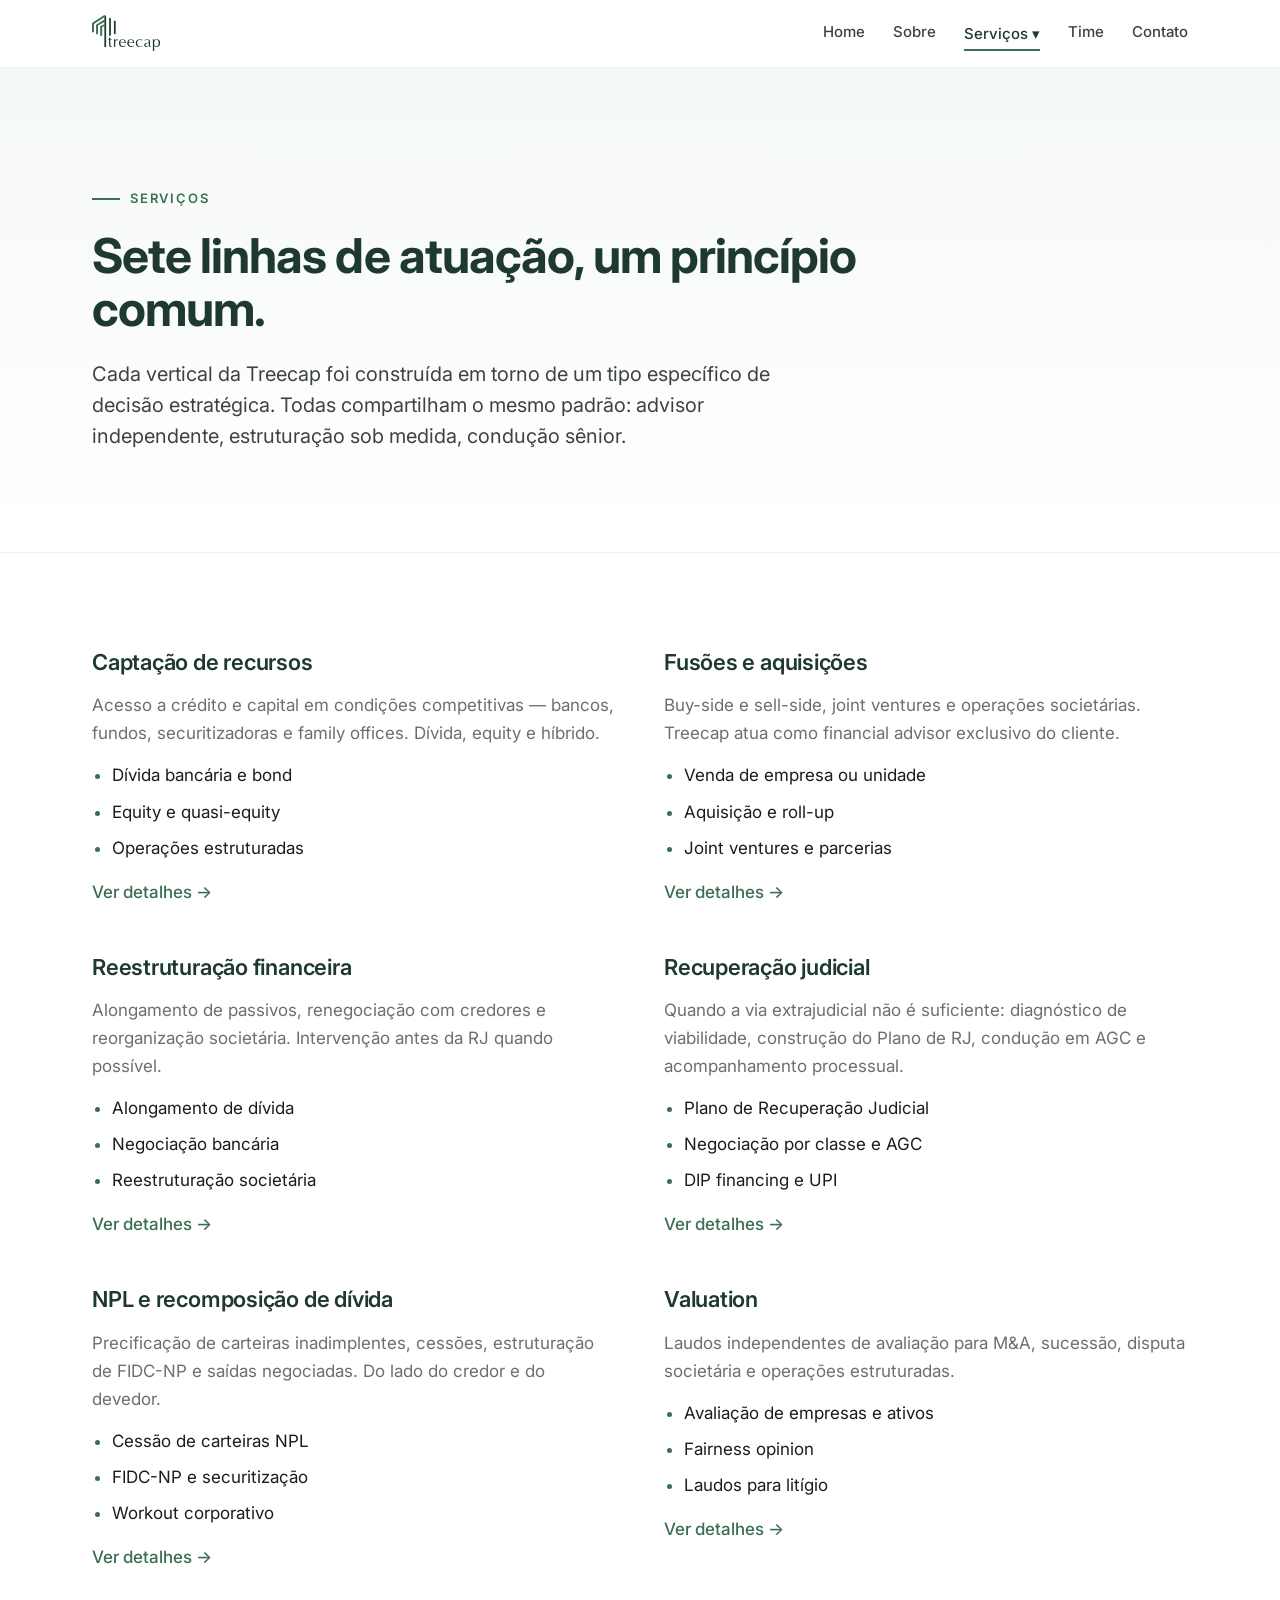
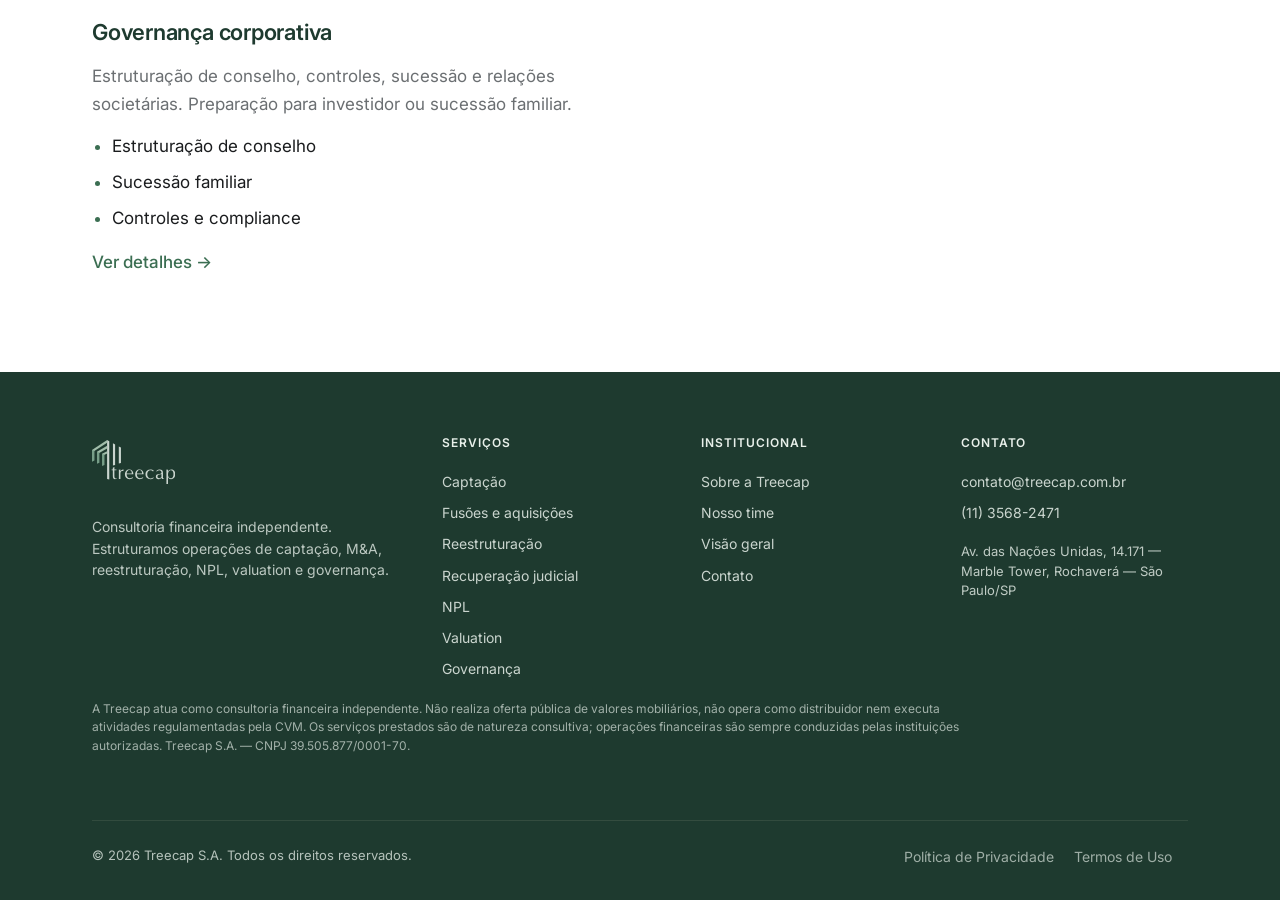
<file: servicos.html>
<!DOCTYPE html>
<html lang="pt-BR">
<head>
<meta charset="UTF-8" />
<meta name="viewport" content="width=device-width, initial-scale=1.0" />
<title>Serviços — Treecap</title>
<meta name="description" content="Seis linhas de atuação: captação, M&A, reestruturação, NPL, valuation e governança." />
<link rel="icon" type="image/svg+xml" href="assets/favicon.svg" />
<link rel="stylesheet" href="styles.css" />
<link rel="preconnect" href="https://fonts.googleapis.com">
<link rel="preconnect" href="https://fonts.gstatic.com" crossorigin>
<link href="https://fonts.googleapis.com/css2?family=Inter:wght@400;500;600;700&family=Source+Serif+Pro:ital,wght@0,400;0,600;1,400&display=swap" rel="stylesheet">
</head>
<body>

<header class="navbar">
  <div class="navbar-inner">
    <a class="brand" href="index.html" aria-label="Treecap — voltar para a home">
      <span class="brand-logo"><svg width="367" height="194" viewBox="0 0 367 194" fill="none" xmlns="http://www.w3.org/2000/svg">
<path d="M91.8601 122.051L98.7343 119.4V130.544H107.835C107.712 131.354 107.663 131.944 107.663 132.361C107.663 132.778 107.712 133.245 107.835 133.834H98.7343V158.308C98.7343 161.818 99.0279 164.322 99.5905 165.819C100.569 168.299 102.404 169.526 105.095 169.526C105.731 169.526 106.416 169.428 107.199 169.256C107.981 169.084 108.569 168.961 108.96 168.912V170.974C107.59 171.49 106.342 171.883 105.266 172.128C104.165 172.398 102.991 172.521 101.743 172.521C98.294 172.521 95.8476 171.588 94.3553 169.747C92.6918 167.685 91.8601 164.076 91.8601 158.946V133.785H86.5271C86.6494 133.441 86.6983 132.901 86.6983 132.14C86.6983 131.453 86.6494 130.913 86.5271 130.495H91.8601V122.002V122.051Z" fill="#D6D6BB"/>
<path d="M118.427 171.932V130.618L121.877 130.888L125.326 130.544V139.259L125.766 138.228C127.308 135.748 128.922 133.858 130.586 132.533C132.592 130.913 134.598 130.127 136.604 130.127C137.753 130.127 138.634 130.274 139.27 130.569L138.071 137.81C137.778 137.761 137.191 137.516 136.261 137.074C135.332 136.632 134.598 136.436 134.035 136.436C133.056 136.436 132.053 136.632 131.026 137C129.999 137.369 129.167 137.909 128.531 138.596C127.21 140.142 126.353 141.738 125.962 143.334C125.571 144.929 125.35 147.016 125.35 149.544V171.883L121.901 171.613L118.452 171.956L118.427 171.932Z" fill="#D6D6BB"/>
<path d="M180.393 163.045L180.295 167.489C178.069 169.084 175.721 170.312 173.25 171.195C170.779 172.079 168.21 172.521 165.519 172.521C159.452 172.521 154.535 170.631 150.817 166.826C147.098 163.021 145.239 157.866 145.239 151.312C145.239 144.757 146.903 140.02 150.23 136.215C153.777 132.14 158.67 130.102 164.932 130.102C170.021 130.102 174.131 131.796 177.213 135.208C180.662 138.964 182.375 144.34 182.375 151.312L164.932 151.042H152.823C152.823 156.197 153.997 160.37 156.346 163.561C158.988 167.12 162.755 168.888 167.697 168.888C170.339 168.888 172.883 168.2 175.354 166.85C177.017 165.942 178.705 164.666 180.418 163.021L180.393 163.045ZM152.798 147.875H175.672C175.672 143.432 174.962 139.946 173.519 137.467C171.733 134.349 168.871 132.778 164.932 132.778C160.994 132.778 158.058 134.374 155.832 137.54C153.826 140.363 152.823 143.825 152.823 147.875H152.798Z" fill="#D6D6BB"/>
<path d="M225.43 163.045L225.332 167.489C223.106 169.084 220.758 170.312 218.287 171.195C215.816 172.079 213.248 172.521 210.557 172.521C204.49 172.521 199.572 170.631 195.854 166.826C192.136 163.021 190.276 157.866 190.276 151.312C190.276 144.757 191.94 140.02 195.267 136.215C198.814 132.14 203.707 130.102 209.969 130.102C215.058 130.102 219.168 131.796 222.25 135.208C225.699 138.964 227.412 144.34 227.412 151.312L209.969 151.042H197.86C197.86 156.197 199.034 160.37 201.383 163.561C204.025 167.12 207.792 168.888 212.734 168.888C215.376 168.888 217.92 168.2 220.391 166.85C222.054 165.942 223.742 164.666 225.455 163.021L225.43 163.045ZM197.836 147.875H220.709C220.709 143.432 219.999 139.946 218.556 137.467C216.77 134.349 213.908 132.778 209.969 132.778C206.031 132.778 203.095 134.374 200.869 137.54C198.863 140.363 197.86 143.825 197.86 147.875H197.836Z" fill="#D6D6BB"/>
<path d="M271.764 133.637L269.782 139.332H269.097C268.755 138.866 268.388 138.375 267.972 137.835C267.556 137.295 267.165 136.853 266.773 136.509C265.795 135.429 264.547 134.57 262.982 133.956C261.44 133.343 259.85 133.048 258.26 133.048C253.563 133.048 249.869 134.865 247.178 138.473C244.707 141.812 243.484 145.887 243.484 150.723C243.484 156.246 244.928 160.762 247.814 164.297C250.701 167.832 254.468 169.6 259.116 169.6C261.465 169.6 263.618 169.084 265.55 168.053C267.043 167.243 268.853 165.893 270.957 164.003L271.47 164.273L271.03 168.25C267.14 171.122 262.761 172.57 257.869 172.57C250.872 172.57 245.417 170.532 241.454 166.458C237.735 162.604 235.876 157.522 235.876 151.189C235.876 144.856 237.931 139.48 242.065 135.748C246.2 132.017 251.557 130.152 258.138 130.152C260.78 130.152 263.177 130.422 265.355 130.962C267.532 131.502 269.66 132.41 271.715 133.686L271.764 133.637Z" fill="#D6D6BB"/>
<path d="M312.936 144.586V167.096C313.107 168.299 313.89 168.912 315.26 168.912C315.994 168.912 316.826 168.79 317.755 168.569V170.459C317.462 170.582 317.046 170.729 316.508 170.925C315.969 171.122 315.382 171.293 314.722 171.392C314.061 171.514 313.278 171.563 312.373 171.563C310.734 171.563 309.364 171.171 308.312 170.361C307.26 169.551 306.624 168.2 306.404 166.31L305.621 167.096C302.001 170.729 297.744 172.521 292.851 172.521C289.696 172.521 286.98 171.539 284.754 169.6C282.503 167.636 281.403 165.107 281.403 162.014C281.403 157.645 283.042 154.503 286.295 152.613C288.301 151.459 291.971 150.452 297.304 149.593C301.022 148.955 303.371 148.39 304.349 147.875C305.719 147.139 306.404 145.788 306.404 143.825C306.404 140.609 305.523 138.13 303.787 136.362C302.05 134.619 299.554 133.736 296.35 133.736C293.61 133.736 291.188 134.472 289.133 135.969C287.518 137.123 286.515 138.351 286.124 139.676H285.17V134.84C287.396 133.294 289.647 132.115 291.922 131.305C294.172 130.495 296.545 130.102 299.016 130.102C308.288 130.102 312.936 134.938 312.936 144.586ZM306.062 162.947V150.354L303.053 150.968C298.062 151.95 294.906 152.711 293.61 153.3C290.16 154.847 288.448 157.35 288.448 160.812C288.448 163.463 289.182 165.476 290.674 166.85C292.166 168.225 294.221 168.912 296.863 168.912C297.94 168.912 299.163 168.593 300.484 167.93C301.805 167.268 302.881 166.507 303.738 165.647C304.202 165.255 304.692 164.764 305.23 164.224C305.768 163.684 306.037 163.266 306.037 162.972L306.062 162.947Z" fill="#D6D6BB"/>
<path d="M335.026 194L331.577 193.656L328.128 194V130.618L331.577 130.888L335.026 130.618V139.332C336.983 135.871 338.916 133.564 340.873 132.336C343.344 130.839 346.28 130.102 349.729 130.102C355.062 130.102 359.319 132.091 362.548 136.043C365.532 139.725 367.024 144.316 367.024 149.839C367.024 156.786 365.312 162.309 361.912 166.408C358.511 170.483 354.01 172.521 348.457 172.521C345.423 172.521 342.83 171.833 340.677 170.459C338.525 169.084 336.714 166.998 335.222 164.248L335.051 194H335.026ZM335.026 152.343C335.026 157.228 336.029 161.131 338.035 164.076C340.262 167.292 343.466 168.912 347.649 168.912C351.833 168.912 354.695 167.047 356.75 163.315C358.536 160.026 359.416 155.681 359.416 150.207C359.416 145.273 358.609 141.345 357.019 138.473C355.013 134.84 351.857 133.048 347.576 133.048C343.295 133.048 339.772 135.257 337.595 139.701C335.883 143.162 335.026 147.384 335.026 152.367V152.343Z" fill="#D6D6BB"/>
<path d="M44.3277 70.5745L66.6139 59.3316V49.3408L44.3277 61.05V70.5745Z" fill="#A89C7A"/>
<path d="M22.066 62.351L66.6138 37.4106V24.8668L22.066 52.1883V62.351Z" fill="#A89C7A"/>
<path d="M76.1056 173.675L66.6138 172.153V0L76.1056 5.08136V173.675Z" fill="#D6D6BB"/>
<path d="M101.89 109.703L92.3983 112.772V14.2867L101.89 19.2944V109.703Z" fill="#D6D6BB"/>
<path d="M127.675 100.989L118.183 104.156V28.2543L127.675 33.4339V100.989Z" fill="#D6D6BB"/>
<path d="M0 54.6185L66.6138 12.5438V0L0 43.5721V54.6185Z" fill="#A89C7A"/>
<path d="M10.7639 90.5562L0 95.9813V43.5721L10.7639 47.8188V90.5562Z" fill="#66644F"/>
<path d="M32.6342 100.449L22.066 104.909V52.1883L32.6342 56.3614V100.449Z" fill="#66644F"/>
<path d="M54.9204 110.268L44.3277 114.269V61.05L54.9204 65.2231V110.268Z" fill="#66644F"/>
</svg>
</span>
    </a>
    <nav class="nav-links">
      <a href="index.html" class="">Home</a>
      <a href="sobre.html" class="">Sobre</a>
      <div class="dropdown">
      <a href="servicos.html" class=" active">Serviços <span aria-hidden="true">▾</span></a>
      <div class="dropdown-panel"><a href="servicos.html">Visão geral dos serviços</a><a href="captacao-de-recursos.html">Captação de recursos</a><a href="fusoes-e-aquisicoes.html">Fusões e aquisições</a><a href="reestruturacao-financeira.html">Reestruturação financeira</a><a href="recuperacao-judicial.html">Recuperação judicial</a><a href="npl-e-recomposicao-de-divida.html">NPL e recomposição de dívida</a><a href="valuation.html">Valuation</a><a href="governanca-corporativa.html">Governança corporativa</a></div>
    </div>
      <a href="time.html" class="">Time</a>
      <a href="contato.html" class="">Contato</a>
    </nav>
  </div>
</header>
<main>

<section class="hero reveal">
  <div class="container">
    <div class="eyebrow">Serviços</div>
    <h1>Sete linhas de atuação, um princípio comum.</h1>
    <p class="lead">Cada vertical da Treecap foi construída em torno de um tipo específico de decisão estratégica. Todas compartilham o mesmo padrão: advisor independente, estruturação sob medida, condução sênior.</p>
    
  </div>
</section>

<section class="reveal">
  <div class="container">
    <div class="grid grid-2 gap-48">
      
        <div>
          <h3 class="mt-0">Captação de recursos</h3>
          <p class="muted mb-14">Acesso a crédito e capital em condições competitivas — bancos, fundos, securitizadoras e family offices. Dívida, equity e híbrido.</p>
          <ul class="mb-16"><li>Dívida bancária e bond</li><li>Equity e quasi-equity</li><li>Operações estruturadas</li></ul>
          <a href="captacao-de-recursos.html" class="link-strong">Ver detalhes →</a>
        </div>
      
        <div>
          <h3 class="mt-0">Fusões e aquisições</h3>
          <p class="muted mb-14">Buy-side e sell-side, joint ventures e operações societárias. Treecap atua como financial advisor exclusivo do cliente.</p>
          <ul class="mb-16"><li>Venda de empresa ou unidade</li><li>Aquisição e roll-up</li><li>Joint ventures e parcerias</li></ul>
          <a href="fusoes-e-aquisicoes.html" class="link-strong">Ver detalhes →</a>
        </div>
      
        <div>
          <h3 class="mt-0">Reestruturação financeira</h3>
          <p class="muted mb-14">Alongamento de passivos, renegociação com credores e reorganização societária. Intervenção antes da RJ quando possível.</p>
          <ul class="mb-16"><li>Alongamento de dívida</li><li>Negociação bancária</li><li>Reestruturação societária</li></ul>
          <a href="reestruturacao-financeira.html" class="link-strong">Ver detalhes →</a>
        </div>
      
        <div>
          <h3 class="mt-0">Recuperação judicial</h3>
          <p class="muted mb-14">Quando a via extrajudicial não é suficiente: diagnóstico de viabilidade, construção do Plano de RJ, condução em AGC e acompanhamento processual.</p>
          <ul class="mb-16"><li>Plano de Recuperação Judicial</li><li>Negociação por classe e AGC</li><li>DIP financing e UPI</li></ul>
          <a href="recuperacao-judicial.html" class="link-strong">Ver detalhes →</a>
        </div>
      
        <div>
          <h3 class="mt-0">NPL e recomposição de dívida</h3>
          <p class="muted mb-14">Precificação de carteiras inadimplentes, cessões, estruturação de FIDC-NP e saídas negociadas. Do lado do credor e do devedor.</p>
          <ul class="mb-16"><li>Cessão de carteiras NPL</li><li>FIDC-NP e securitização</li><li>Workout corporativo</li></ul>
          <a href="npl-e-recomposicao-de-divida.html" class="link-strong">Ver detalhes →</a>
        </div>
      
        <div>
          <h3 class="mt-0">Valuation</h3>
          <p class="muted mb-14">Laudos independentes de avaliação para M&A, sucessão, disputa societária e operações estruturadas.</p>
          <ul class="mb-16"><li>Avaliação de empresas e ativos</li><li>Fairness opinion</li><li>Laudos para litígio</li></ul>
          <a href="valuation.html" class="link-strong">Ver detalhes →</a>
        </div>
      
        <div>
          <h3 class="mt-0">Governança corporativa</h3>
          <p class="muted mb-14">Estruturação de conselho, controles, sucessão e relações societárias. Preparação para investidor ou sucessão familiar.</p>
          <ul class="mb-16"><li>Estruturação de conselho</li><li>Sucessão familiar</li><li>Controles e compliance</li></ul>
          <a href="governanca-corporativa.html" class="link-strong">Ver detalhes →</a>
        </div>
      
    </div>
  </div>
</section>
</main>

<footer class="footer">
  <div class="container">
    <div class="footer-grid">
      <div>
        <a class="brand brand-footer" href="index.html" aria-label="Treecap — home">
          <span class="brand-logo"><svg width="367" height="194" viewBox="0 0 367 194" fill="none" xmlns="http://www.w3.org/2000/svg">
<path d="M91.8601 122.051L98.7343 119.4V130.544H107.835C107.712 131.354 107.663 131.944 107.663 132.361C107.663 132.778 107.712 133.245 107.835 133.834H98.7343V158.308C98.7343 161.818 99.0279 164.322 99.5905 165.819C100.569 168.299 102.404 169.526 105.095 169.526C105.731 169.526 106.416 169.428 107.199 169.256C107.981 169.084 108.569 168.961 108.96 168.912V170.974C107.59 171.49 106.342 171.883 105.266 172.128C104.165 172.398 102.991 172.521 101.743 172.521C98.294 172.521 95.8476 171.588 94.3553 169.747C92.6918 167.685 91.8601 164.076 91.8601 158.946V133.785H86.5271C86.6494 133.441 86.6983 132.901 86.6983 132.14C86.6983 131.453 86.6494 130.913 86.5271 130.495H91.8601V122.002V122.051Z" fill="#D6D6BB"/>
<path d="M118.427 171.932V130.618L121.877 130.888L125.326 130.544V139.259L125.766 138.228C127.308 135.748 128.922 133.858 130.586 132.533C132.592 130.913 134.598 130.127 136.604 130.127C137.753 130.127 138.634 130.274 139.27 130.569L138.071 137.81C137.778 137.761 137.191 137.516 136.261 137.074C135.332 136.632 134.598 136.436 134.035 136.436C133.056 136.436 132.053 136.632 131.026 137C129.999 137.369 129.167 137.909 128.531 138.596C127.21 140.142 126.353 141.738 125.962 143.334C125.571 144.929 125.35 147.016 125.35 149.544V171.883L121.901 171.613L118.452 171.956L118.427 171.932Z" fill="#D6D6BB"/>
<path d="M180.393 163.045L180.295 167.489C178.069 169.084 175.721 170.312 173.25 171.195C170.779 172.079 168.21 172.521 165.519 172.521C159.452 172.521 154.535 170.631 150.817 166.826C147.098 163.021 145.239 157.866 145.239 151.312C145.239 144.757 146.903 140.02 150.23 136.215C153.777 132.14 158.67 130.102 164.932 130.102C170.021 130.102 174.131 131.796 177.213 135.208C180.662 138.964 182.375 144.34 182.375 151.312L164.932 151.042H152.823C152.823 156.197 153.997 160.37 156.346 163.561C158.988 167.12 162.755 168.888 167.697 168.888C170.339 168.888 172.883 168.2 175.354 166.85C177.017 165.942 178.705 164.666 180.418 163.021L180.393 163.045ZM152.798 147.875H175.672C175.672 143.432 174.962 139.946 173.519 137.467C171.733 134.349 168.871 132.778 164.932 132.778C160.994 132.778 158.058 134.374 155.832 137.54C153.826 140.363 152.823 143.825 152.823 147.875H152.798Z" fill="#D6D6BB"/>
<path d="M225.43 163.045L225.332 167.489C223.106 169.084 220.758 170.312 218.287 171.195C215.816 172.079 213.248 172.521 210.557 172.521C204.49 172.521 199.572 170.631 195.854 166.826C192.136 163.021 190.276 157.866 190.276 151.312C190.276 144.757 191.94 140.02 195.267 136.215C198.814 132.14 203.707 130.102 209.969 130.102C215.058 130.102 219.168 131.796 222.25 135.208C225.699 138.964 227.412 144.34 227.412 151.312L209.969 151.042H197.86C197.86 156.197 199.034 160.37 201.383 163.561C204.025 167.12 207.792 168.888 212.734 168.888C215.376 168.888 217.92 168.2 220.391 166.85C222.054 165.942 223.742 164.666 225.455 163.021L225.43 163.045ZM197.836 147.875H220.709C220.709 143.432 219.999 139.946 218.556 137.467C216.77 134.349 213.908 132.778 209.969 132.778C206.031 132.778 203.095 134.374 200.869 137.54C198.863 140.363 197.86 143.825 197.86 147.875H197.836Z" fill="#D6D6BB"/>
<path d="M271.764 133.637L269.782 139.332H269.097C268.755 138.866 268.388 138.375 267.972 137.835C267.556 137.295 267.165 136.853 266.773 136.509C265.795 135.429 264.547 134.57 262.982 133.956C261.44 133.343 259.85 133.048 258.26 133.048C253.563 133.048 249.869 134.865 247.178 138.473C244.707 141.812 243.484 145.887 243.484 150.723C243.484 156.246 244.928 160.762 247.814 164.297C250.701 167.832 254.468 169.6 259.116 169.6C261.465 169.6 263.618 169.084 265.55 168.053C267.043 167.243 268.853 165.893 270.957 164.003L271.47 164.273L271.03 168.25C267.14 171.122 262.761 172.57 257.869 172.57C250.872 172.57 245.417 170.532 241.454 166.458C237.735 162.604 235.876 157.522 235.876 151.189C235.876 144.856 237.931 139.48 242.065 135.748C246.2 132.017 251.557 130.152 258.138 130.152C260.78 130.152 263.177 130.422 265.355 130.962C267.532 131.502 269.66 132.41 271.715 133.686L271.764 133.637Z" fill="#D6D6BB"/>
<path d="M312.936 144.586V167.096C313.107 168.299 313.89 168.912 315.26 168.912C315.994 168.912 316.826 168.79 317.755 168.569V170.459C317.462 170.582 317.046 170.729 316.508 170.925C315.969 171.122 315.382 171.293 314.722 171.392C314.061 171.514 313.278 171.563 312.373 171.563C310.734 171.563 309.364 171.171 308.312 170.361C307.26 169.551 306.624 168.2 306.404 166.31L305.621 167.096C302.001 170.729 297.744 172.521 292.851 172.521C289.696 172.521 286.98 171.539 284.754 169.6C282.503 167.636 281.403 165.107 281.403 162.014C281.403 157.645 283.042 154.503 286.295 152.613C288.301 151.459 291.971 150.452 297.304 149.593C301.022 148.955 303.371 148.39 304.349 147.875C305.719 147.139 306.404 145.788 306.404 143.825C306.404 140.609 305.523 138.13 303.787 136.362C302.05 134.619 299.554 133.736 296.35 133.736C293.61 133.736 291.188 134.472 289.133 135.969C287.518 137.123 286.515 138.351 286.124 139.676H285.17V134.84C287.396 133.294 289.647 132.115 291.922 131.305C294.172 130.495 296.545 130.102 299.016 130.102C308.288 130.102 312.936 134.938 312.936 144.586ZM306.062 162.947V150.354L303.053 150.968C298.062 151.95 294.906 152.711 293.61 153.3C290.16 154.847 288.448 157.35 288.448 160.812C288.448 163.463 289.182 165.476 290.674 166.85C292.166 168.225 294.221 168.912 296.863 168.912C297.94 168.912 299.163 168.593 300.484 167.93C301.805 167.268 302.881 166.507 303.738 165.647C304.202 165.255 304.692 164.764 305.23 164.224C305.768 163.684 306.037 163.266 306.037 162.972L306.062 162.947Z" fill="#D6D6BB"/>
<path d="M335.026 194L331.577 193.656L328.128 194V130.618L331.577 130.888L335.026 130.618V139.332C336.983 135.871 338.916 133.564 340.873 132.336C343.344 130.839 346.28 130.102 349.729 130.102C355.062 130.102 359.319 132.091 362.548 136.043C365.532 139.725 367.024 144.316 367.024 149.839C367.024 156.786 365.312 162.309 361.912 166.408C358.511 170.483 354.01 172.521 348.457 172.521C345.423 172.521 342.83 171.833 340.677 170.459C338.525 169.084 336.714 166.998 335.222 164.248L335.051 194H335.026ZM335.026 152.343C335.026 157.228 336.029 161.131 338.035 164.076C340.262 167.292 343.466 168.912 347.649 168.912C351.833 168.912 354.695 167.047 356.75 163.315C358.536 160.026 359.416 155.681 359.416 150.207C359.416 145.273 358.609 141.345 357.019 138.473C355.013 134.84 351.857 133.048 347.576 133.048C343.295 133.048 339.772 135.257 337.595 139.701C335.883 143.162 335.026 147.384 335.026 152.367V152.343Z" fill="#D6D6BB"/>
<path d="M44.3277 70.5745L66.6139 59.3316V49.3408L44.3277 61.05V70.5745Z" fill="#A89C7A"/>
<path d="M22.066 62.351L66.6138 37.4106V24.8668L22.066 52.1883V62.351Z" fill="#A89C7A"/>
<path d="M76.1056 173.675L66.6138 172.153V0L76.1056 5.08136V173.675Z" fill="#D6D6BB"/>
<path d="M101.89 109.703L92.3983 112.772V14.2867L101.89 19.2944V109.703Z" fill="#D6D6BB"/>
<path d="M127.675 100.989L118.183 104.156V28.2543L127.675 33.4339V100.989Z" fill="#D6D6BB"/>
<path d="M0 54.6185L66.6138 12.5438V0L0 43.5721V54.6185Z" fill="#A89C7A"/>
<path d="M10.7639 90.5562L0 95.9813V43.5721L10.7639 47.8188V90.5562Z" fill="#66644F"/>
<path d="M32.6342 100.449L22.066 104.909V52.1883L32.6342 56.3614V100.449Z" fill="#66644F"/>
<path d="M54.9204 110.268L44.3277 114.269V61.05L54.9204 65.2231V110.268Z" fill="#66644F"/>
</svg>
</span>
        </a>
        <p class="footer-tagline">Consultoria financeira independente. Estruturamos operações de captação, M&A, reestruturação, NPL, valuation e governança.</p>
      </div>
      <div>
        <h4>Serviços</h4>
        <a href="captacao-de-recursos.html">Captação</a>
        <a href="fusoes-e-aquisicoes.html">Fusões e aquisições</a>
        <a href="reestruturacao-financeira.html">Reestruturação</a>
        <a href="recuperacao-judicial.html">Recuperação judicial</a>
        <a href="npl-e-recomposicao-de-divida.html">NPL</a>
        <a href="valuation.html">Valuation</a>
        <a href="governanca-corporativa.html">Governança</a>
      </div>
      <div>
        <h4>Institucional</h4>
        <a href="sobre.html">Sobre a Treecap</a>
        <a href="time.html">Nosso time</a>
        <a href="servicos.html">Visão geral</a>
        <a href="contato.html">Contato</a>
      </div>
      <div>
        <h4>Contato</h4>
        <a href="mailto:contato@treecap.com.br">contato@treecap.com.br</a>
        <a href="tel:+551135682471">(11) 3568-2471</a>
        <div class="footer-address">Av. das Nações Unidas, 14.171 — Marble Tower, Rochaverá — São Paulo/SP</div>
      </div>
    </div>
    <div class="footer-disclaimer">
      A Treecap atua como consultoria financeira independente. Não realiza oferta pública de valores mobiliários, não opera como distribuidor nem executa atividades regulamentadas pela CVM. Os serviços prestados são de natureza consultiva; operações financeiras são sempre conduzidas pelas instituições autorizadas. Treecap S.A. — CNPJ 39.505.877/0001-70.
    </div>
    <div class="footer-bottom">
      <div>© 2026 Treecap S.A. Todos os direitos reservados.</div>
      <div>
        <a href="politica-de-privacidade.html" class="inline">Política de Privacidade</a>
        <a href="termos-de-uso.html" class="inline">Termos de Uso</a>
      </div>
    </div>
  </div>
</footer>

<script>
(function() {
  if (!('IntersectionObserver' in window)) {
    document.querySelectorAll('.reveal').forEach(el => el.classList.add('is-visible'));
    return;
  }
  var io = new IntersectionObserver(function(entries) {
    entries.forEach(function(entry) {
      if (entry.isIntersecting) {
        entry.target.classList.add('is-visible');
        io.unobserve(entry.target);
      }
    });
  }, { threshold: 0.12, rootMargin: '0px 0px -60px 0px' });
  document.querySelectorAll('.reveal').forEach(function(el) { io.observe(el); });
})();
</script>
</body>
</html>
</file>
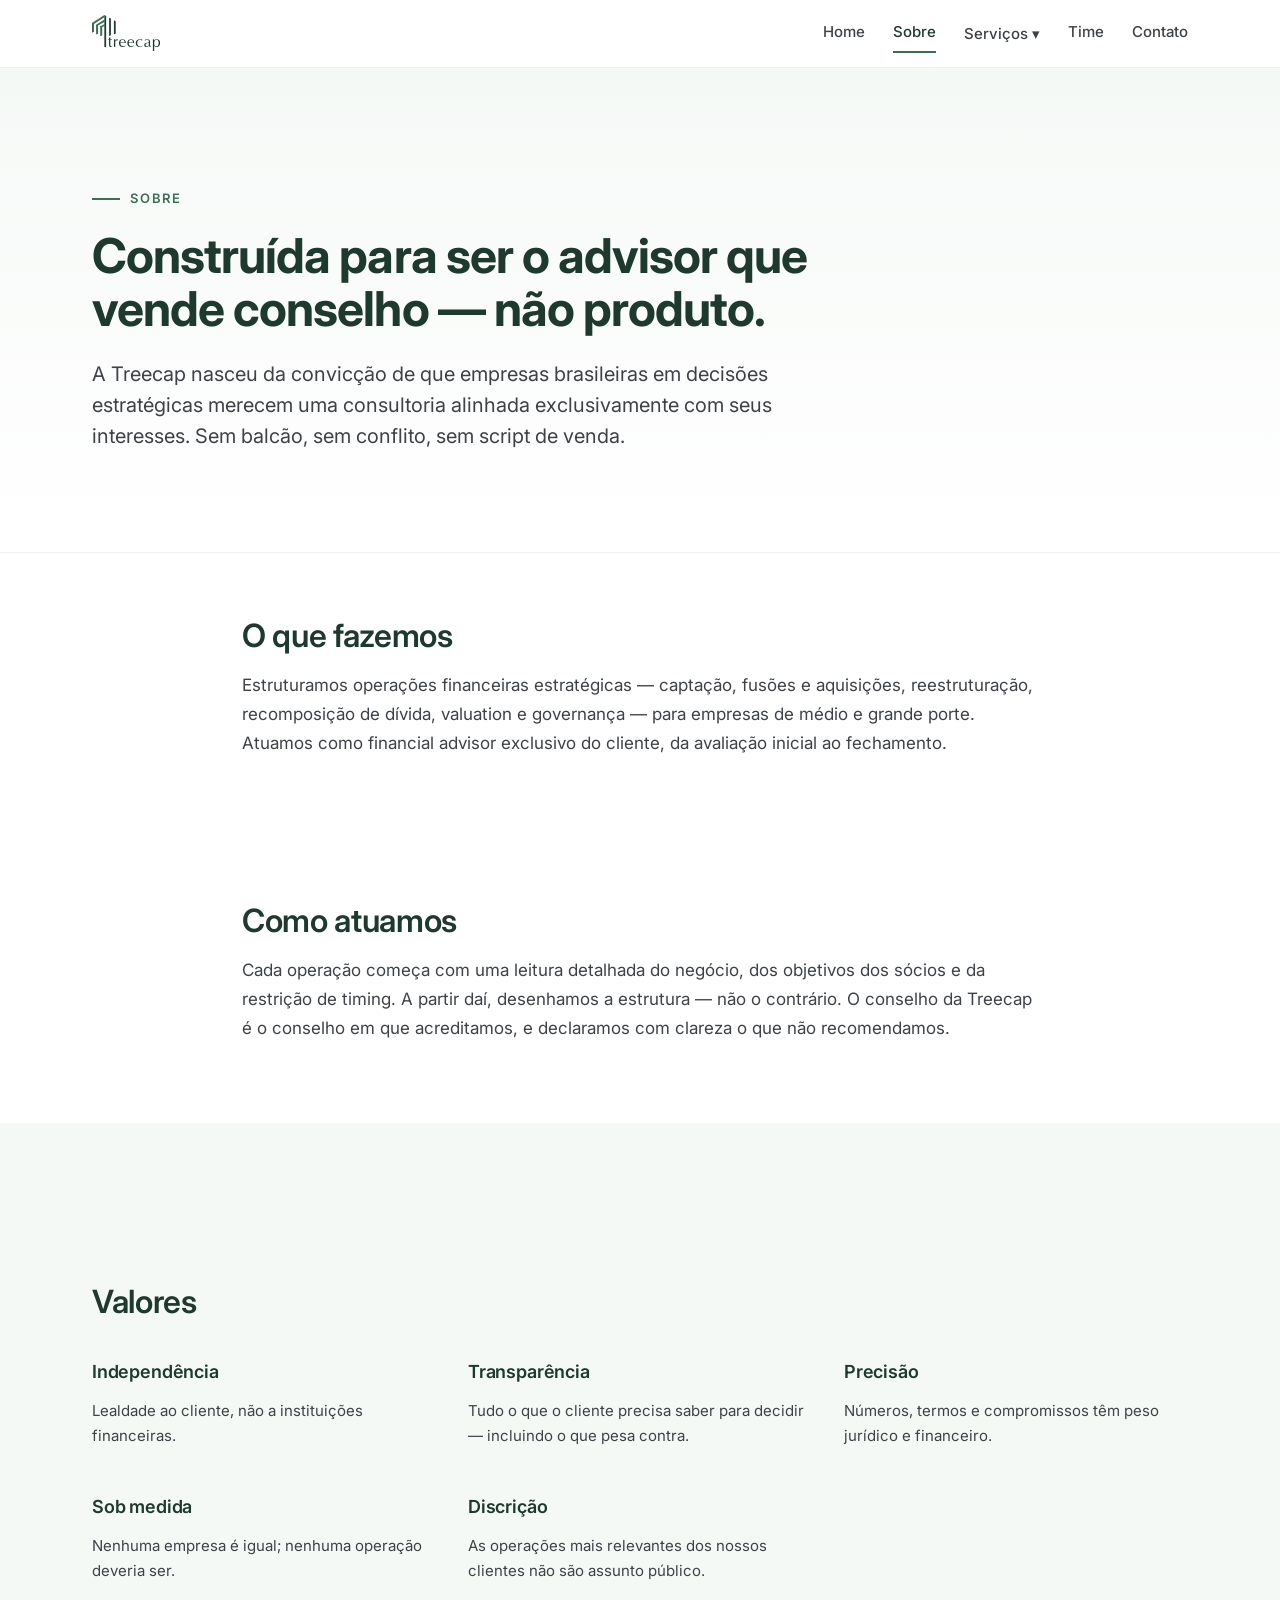
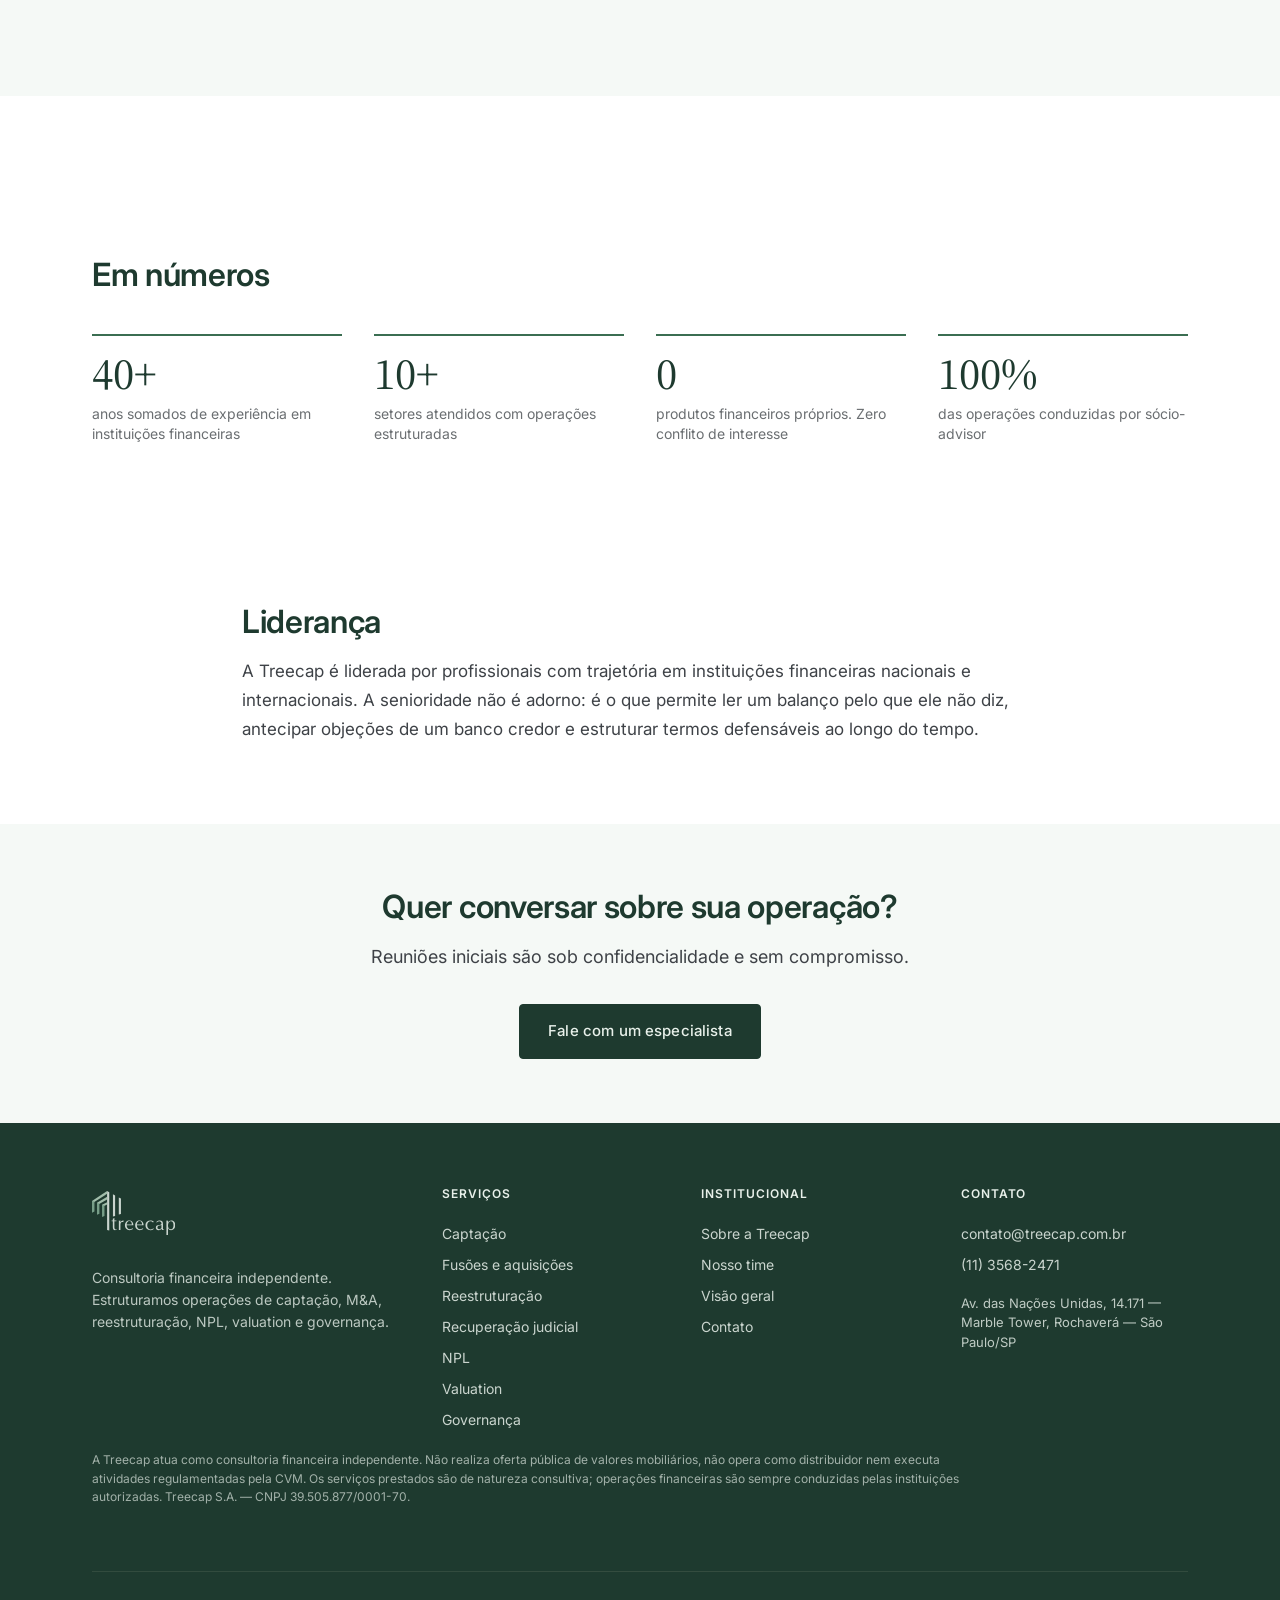
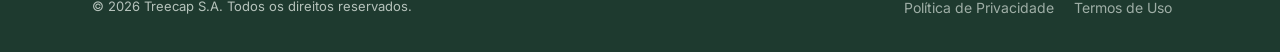
<file: sobre.html>
<!DOCTYPE html>
<html lang="pt-BR">
<head>
<meta charset="UTF-8" />
<meta name="viewport" content="width=device-width, initial-scale=1.0" />
<title>Sobre a Treecap</title>
<meta name="description" content="Consultoria financeira independente brasileira. Liderança sênior com décadas de experiência em instituições financeiras nacionais e internacionais." />
<link rel="icon" type="image/svg+xml" href="assets/favicon.svg" />
<link rel="stylesheet" href="styles.css" />
<link rel="preconnect" href="https://fonts.googleapis.com">
<link rel="preconnect" href="https://fonts.gstatic.com" crossorigin>
<link href="https://fonts.googleapis.com/css2?family=Inter:wght@400;500;600;700&family=Source+Serif+Pro:ital,wght@0,400;0,600;1,400&display=swap" rel="stylesheet">
</head>
<body>

<header class="navbar">
  <div class="navbar-inner">
    <a class="brand" href="index.html" aria-label="Treecap — voltar para a home">
      <span class="brand-logo"><svg width="367" height="194" viewBox="0 0 367 194" fill="none" xmlns="http://www.w3.org/2000/svg">
<path d="M91.8601 122.051L98.7343 119.4V130.544H107.835C107.712 131.354 107.663 131.944 107.663 132.361C107.663 132.778 107.712 133.245 107.835 133.834H98.7343V158.308C98.7343 161.818 99.0279 164.322 99.5905 165.819C100.569 168.299 102.404 169.526 105.095 169.526C105.731 169.526 106.416 169.428 107.199 169.256C107.981 169.084 108.569 168.961 108.96 168.912V170.974C107.59 171.49 106.342 171.883 105.266 172.128C104.165 172.398 102.991 172.521 101.743 172.521C98.294 172.521 95.8476 171.588 94.3553 169.747C92.6918 167.685 91.8601 164.076 91.8601 158.946V133.785H86.5271C86.6494 133.441 86.6983 132.901 86.6983 132.14C86.6983 131.453 86.6494 130.913 86.5271 130.495H91.8601V122.002V122.051Z" fill="#D6D6BB"/>
<path d="M118.427 171.932V130.618L121.877 130.888L125.326 130.544V139.259L125.766 138.228C127.308 135.748 128.922 133.858 130.586 132.533C132.592 130.913 134.598 130.127 136.604 130.127C137.753 130.127 138.634 130.274 139.27 130.569L138.071 137.81C137.778 137.761 137.191 137.516 136.261 137.074C135.332 136.632 134.598 136.436 134.035 136.436C133.056 136.436 132.053 136.632 131.026 137C129.999 137.369 129.167 137.909 128.531 138.596C127.21 140.142 126.353 141.738 125.962 143.334C125.571 144.929 125.35 147.016 125.35 149.544V171.883L121.901 171.613L118.452 171.956L118.427 171.932Z" fill="#D6D6BB"/>
<path d="M180.393 163.045L180.295 167.489C178.069 169.084 175.721 170.312 173.25 171.195C170.779 172.079 168.21 172.521 165.519 172.521C159.452 172.521 154.535 170.631 150.817 166.826C147.098 163.021 145.239 157.866 145.239 151.312C145.239 144.757 146.903 140.02 150.23 136.215C153.777 132.14 158.67 130.102 164.932 130.102C170.021 130.102 174.131 131.796 177.213 135.208C180.662 138.964 182.375 144.34 182.375 151.312L164.932 151.042H152.823C152.823 156.197 153.997 160.37 156.346 163.561C158.988 167.12 162.755 168.888 167.697 168.888C170.339 168.888 172.883 168.2 175.354 166.85C177.017 165.942 178.705 164.666 180.418 163.021L180.393 163.045ZM152.798 147.875H175.672C175.672 143.432 174.962 139.946 173.519 137.467C171.733 134.349 168.871 132.778 164.932 132.778C160.994 132.778 158.058 134.374 155.832 137.54C153.826 140.363 152.823 143.825 152.823 147.875H152.798Z" fill="#D6D6BB"/>
<path d="M225.43 163.045L225.332 167.489C223.106 169.084 220.758 170.312 218.287 171.195C215.816 172.079 213.248 172.521 210.557 172.521C204.49 172.521 199.572 170.631 195.854 166.826C192.136 163.021 190.276 157.866 190.276 151.312C190.276 144.757 191.94 140.02 195.267 136.215C198.814 132.14 203.707 130.102 209.969 130.102C215.058 130.102 219.168 131.796 222.25 135.208C225.699 138.964 227.412 144.34 227.412 151.312L209.969 151.042H197.86C197.86 156.197 199.034 160.37 201.383 163.561C204.025 167.12 207.792 168.888 212.734 168.888C215.376 168.888 217.92 168.2 220.391 166.85C222.054 165.942 223.742 164.666 225.455 163.021L225.43 163.045ZM197.836 147.875H220.709C220.709 143.432 219.999 139.946 218.556 137.467C216.77 134.349 213.908 132.778 209.969 132.778C206.031 132.778 203.095 134.374 200.869 137.54C198.863 140.363 197.86 143.825 197.86 147.875H197.836Z" fill="#D6D6BB"/>
<path d="M271.764 133.637L269.782 139.332H269.097C268.755 138.866 268.388 138.375 267.972 137.835C267.556 137.295 267.165 136.853 266.773 136.509C265.795 135.429 264.547 134.57 262.982 133.956C261.44 133.343 259.85 133.048 258.26 133.048C253.563 133.048 249.869 134.865 247.178 138.473C244.707 141.812 243.484 145.887 243.484 150.723C243.484 156.246 244.928 160.762 247.814 164.297C250.701 167.832 254.468 169.6 259.116 169.6C261.465 169.6 263.618 169.084 265.55 168.053C267.043 167.243 268.853 165.893 270.957 164.003L271.47 164.273L271.03 168.25C267.14 171.122 262.761 172.57 257.869 172.57C250.872 172.57 245.417 170.532 241.454 166.458C237.735 162.604 235.876 157.522 235.876 151.189C235.876 144.856 237.931 139.48 242.065 135.748C246.2 132.017 251.557 130.152 258.138 130.152C260.78 130.152 263.177 130.422 265.355 130.962C267.532 131.502 269.66 132.41 271.715 133.686L271.764 133.637Z" fill="#D6D6BB"/>
<path d="M312.936 144.586V167.096C313.107 168.299 313.89 168.912 315.26 168.912C315.994 168.912 316.826 168.79 317.755 168.569V170.459C317.462 170.582 317.046 170.729 316.508 170.925C315.969 171.122 315.382 171.293 314.722 171.392C314.061 171.514 313.278 171.563 312.373 171.563C310.734 171.563 309.364 171.171 308.312 170.361C307.26 169.551 306.624 168.2 306.404 166.31L305.621 167.096C302.001 170.729 297.744 172.521 292.851 172.521C289.696 172.521 286.98 171.539 284.754 169.6C282.503 167.636 281.403 165.107 281.403 162.014C281.403 157.645 283.042 154.503 286.295 152.613C288.301 151.459 291.971 150.452 297.304 149.593C301.022 148.955 303.371 148.39 304.349 147.875C305.719 147.139 306.404 145.788 306.404 143.825C306.404 140.609 305.523 138.13 303.787 136.362C302.05 134.619 299.554 133.736 296.35 133.736C293.61 133.736 291.188 134.472 289.133 135.969C287.518 137.123 286.515 138.351 286.124 139.676H285.17V134.84C287.396 133.294 289.647 132.115 291.922 131.305C294.172 130.495 296.545 130.102 299.016 130.102C308.288 130.102 312.936 134.938 312.936 144.586ZM306.062 162.947V150.354L303.053 150.968C298.062 151.95 294.906 152.711 293.61 153.3C290.16 154.847 288.448 157.35 288.448 160.812C288.448 163.463 289.182 165.476 290.674 166.85C292.166 168.225 294.221 168.912 296.863 168.912C297.94 168.912 299.163 168.593 300.484 167.93C301.805 167.268 302.881 166.507 303.738 165.647C304.202 165.255 304.692 164.764 305.23 164.224C305.768 163.684 306.037 163.266 306.037 162.972L306.062 162.947Z" fill="#D6D6BB"/>
<path d="M335.026 194L331.577 193.656L328.128 194V130.618L331.577 130.888L335.026 130.618V139.332C336.983 135.871 338.916 133.564 340.873 132.336C343.344 130.839 346.28 130.102 349.729 130.102C355.062 130.102 359.319 132.091 362.548 136.043C365.532 139.725 367.024 144.316 367.024 149.839C367.024 156.786 365.312 162.309 361.912 166.408C358.511 170.483 354.01 172.521 348.457 172.521C345.423 172.521 342.83 171.833 340.677 170.459C338.525 169.084 336.714 166.998 335.222 164.248L335.051 194H335.026ZM335.026 152.343C335.026 157.228 336.029 161.131 338.035 164.076C340.262 167.292 343.466 168.912 347.649 168.912C351.833 168.912 354.695 167.047 356.75 163.315C358.536 160.026 359.416 155.681 359.416 150.207C359.416 145.273 358.609 141.345 357.019 138.473C355.013 134.84 351.857 133.048 347.576 133.048C343.295 133.048 339.772 135.257 337.595 139.701C335.883 143.162 335.026 147.384 335.026 152.367V152.343Z" fill="#D6D6BB"/>
<path d="M44.3277 70.5745L66.6139 59.3316V49.3408L44.3277 61.05V70.5745Z" fill="#A89C7A"/>
<path d="M22.066 62.351L66.6138 37.4106V24.8668L22.066 52.1883V62.351Z" fill="#A89C7A"/>
<path d="M76.1056 173.675L66.6138 172.153V0L76.1056 5.08136V173.675Z" fill="#D6D6BB"/>
<path d="M101.89 109.703L92.3983 112.772V14.2867L101.89 19.2944V109.703Z" fill="#D6D6BB"/>
<path d="M127.675 100.989L118.183 104.156V28.2543L127.675 33.4339V100.989Z" fill="#D6D6BB"/>
<path d="M0 54.6185L66.6138 12.5438V0L0 43.5721V54.6185Z" fill="#A89C7A"/>
<path d="M10.7639 90.5562L0 95.9813V43.5721L10.7639 47.8188V90.5562Z" fill="#66644F"/>
<path d="M32.6342 100.449L22.066 104.909V52.1883L32.6342 56.3614V100.449Z" fill="#66644F"/>
<path d="M54.9204 110.268L44.3277 114.269V61.05L54.9204 65.2231V110.268Z" fill="#66644F"/>
</svg>
</span>
    </a>
    <nav class="nav-links">
      <a href="index.html" class="">Home</a>
      <a href="sobre.html" class=" active">Sobre</a>
      <div class="dropdown">
      <a href="servicos.html" class="">Serviços <span aria-hidden="true">▾</span></a>
      <div class="dropdown-panel"><a href="servicos.html">Visão geral dos serviços</a><a href="captacao-de-recursos.html">Captação de recursos</a><a href="fusoes-e-aquisicoes.html">Fusões e aquisições</a><a href="reestruturacao-financeira.html">Reestruturação financeira</a><a href="recuperacao-judicial.html">Recuperação judicial</a><a href="npl-e-recomposicao-de-divida.html">NPL e recomposição de dívida</a><a href="valuation.html">Valuation</a><a href="governanca-corporativa.html">Governança corporativa</a></div>
    </div>
      <a href="time.html" class="">Time</a>
      <a href="contato.html" class="">Contato</a>
    </nav>
  </div>
</header>
<main>

<section class="hero reveal">
  <div class="container">
    <div class="eyebrow">Sobre</div>
    <h1>Construída para ser o advisor que vende conselho — não produto.</h1>
    <p class="lead">A Treecap nasceu da convicção de que empresas brasileiras em decisões estratégicas merecem uma consultoria alinhada exclusivamente com seus interesses. Sem balcão, sem conflito, sem script de venda.</p>
    
  </div>
</section>

<section class="tight reveal">
  <div class="container-narrow">
    <h2 class="mt-0">O que fazemos</h2>
    <p class="body-text">Estruturamos operações financeiras estratégicas — captação, fusões e aquisições, reestruturação, recomposição de dívida, valuation e governança — para empresas de médio e grande porte. Atuamos como financial advisor exclusivo do cliente, da avaliação inicial ao fechamento.</p>
  </div>
</section>

<section class="tight reveal">
  <div class="container-narrow">
    <h2 class="mt-0">Como atuamos</h2>
    <p class="body-text">Cada operação começa com uma leitura detalhada do negócio, dos objetivos dos sócios e da restrição de timing. A partir daí, desenhamos a estrutura — não o contrário. O conselho da Treecap é o conselho em que acreditamos, e declaramos com clareza o que não recomendamos.</p>
  </div>
</section>

<section class="bg-light reveal">
  <div class="container">
    <h2>Valores</h2>
    <div class="grid grid-3 mt-40">
      
        <div>
          <h3 class="mt-0 sub">Independência</h3>
          <p class="muted sm">Lealdade ao cliente, não a instituições financeiras.</p>
        </div>
      
        <div>
          <h3 class="mt-0 sub">Transparência</h3>
          <p class="muted sm">Tudo o que o cliente precisa saber para decidir — incluindo o que pesa contra.</p>
        </div>
      
        <div>
          <h3 class="mt-0 sub">Precisão</h3>
          <p class="muted sm">Números, termos e compromissos têm peso jurídico e financeiro.</p>
        </div>
      
        <div>
          <h3 class="mt-0 sub">Sob medida</h3>
          <p class="muted sm">Nenhuma empresa é igual; nenhuma operação deveria ser.</p>
        </div>
      
        <div>
          <h3 class="mt-0 sub">Discrição</h3>
          <p class="muted sm">As operações mais relevantes dos nossos clientes não são assunto público.</p>
        </div>
      
    </div>
  </div>
</section>

<section class="reveal">
  <div class="container">
    <h2>Em números</h2>
    <div class="stats mt-40">
      
        <div class="stat">
          <div class="num">40+</div>
          <div class="label">anos somados de experiência em instituições financeiras</div>
        </div>
      
        <div class="stat">
          <div class="num">10+</div>
          <div class="label">setores atendidos com operações estruturadas</div>
        </div>
      
        <div class="stat">
          <div class="num">0</div>
          <div class="label">produtos financeiros próprios. Zero conflito de interesse</div>
        </div>
      
        <div class="stat">
          <div class="num">100%</div>
          <div class="label">das operações conduzidas por sócio-advisor</div>
        </div>
      
    </div>
  </div>
</section>

<section class="tight reveal">
  <div class="container-narrow">
    <h2 class="mt-0">Liderança</h2>
    <p class="body-text">A Treecap é liderada por profissionais com trajetória em instituições financeiras nacionais e internacionais. A senioridade não é adorno: é o que permite ler um balanço pelo que ele não diz, antecipar objeções de um banco credor e estruturar termos defensáveis ao longo do tempo.</p>
  </div>
</section>

<section class="bg-light tight reveal">
  <div class="container-narrow center">
    <h2 class="mt-0">Quer conversar sobre sua operação?</h2>
    <p class="cta-band-body">Reuniões iniciais são sob confidencialidade e sem compromisso.</p>
    <a href="contato.html" class="btn">Fale com um especialista</a>
  </div>
</section>
</main>

<footer class="footer">
  <div class="container">
    <div class="footer-grid">
      <div>
        <a class="brand brand-footer" href="index.html" aria-label="Treecap — home">
          <span class="brand-logo"><svg width="367" height="194" viewBox="0 0 367 194" fill="none" xmlns="http://www.w3.org/2000/svg">
<path d="M91.8601 122.051L98.7343 119.4V130.544H107.835C107.712 131.354 107.663 131.944 107.663 132.361C107.663 132.778 107.712 133.245 107.835 133.834H98.7343V158.308C98.7343 161.818 99.0279 164.322 99.5905 165.819C100.569 168.299 102.404 169.526 105.095 169.526C105.731 169.526 106.416 169.428 107.199 169.256C107.981 169.084 108.569 168.961 108.96 168.912V170.974C107.59 171.49 106.342 171.883 105.266 172.128C104.165 172.398 102.991 172.521 101.743 172.521C98.294 172.521 95.8476 171.588 94.3553 169.747C92.6918 167.685 91.8601 164.076 91.8601 158.946V133.785H86.5271C86.6494 133.441 86.6983 132.901 86.6983 132.14C86.6983 131.453 86.6494 130.913 86.5271 130.495H91.8601V122.002V122.051Z" fill="#D6D6BB"/>
<path d="M118.427 171.932V130.618L121.877 130.888L125.326 130.544V139.259L125.766 138.228C127.308 135.748 128.922 133.858 130.586 132.533C132.592 130.913 134.598 130.127 136.604 130.127C137.753 130.127 138.634 130.274 139.27 130.569L138.071 137.81C137.778 137.761 137.191 137.516 136.261 137.074C135.332 136.632 134.598 136.436 134.035 136.436C133.056 136.436 132.053 136.632 131.026 137C129.999 137.369 129.167 137.909 128.531 138.596C127.21 140.142 126.353 141.738 125.962 143.334C125.571 144.929 125.35 147.016 125.35 149.544V171.883L121.901 171.613L118.452 171.956L118.427 171.932Z" fill="#D6D6BB"/>
<path d="M180.393 163.045L180.295 167.489C178.069 169.084 175.721 170.312 173.25 171.195C170.779 172.079 168.21 172.521 165.519 172.521C159.452 172.521 154.535 170.631 150.817 166.826C147.098 163.021 145.239 157.866 145.239 151.312C145.239 144.757 146.903 140.02 150.23 136.215C153.777 132.14 158.67 130.102 164.932 130.102C170.021 130.102 174.131 131.796 177.213 135.208C180.662 138.964 182.375 144.34 182.375 151.312L164.932 151.042H152.823C152.823 156.197 153.997 160.37 156.346 163.561C158.988 167.12 162.755 168.888 167.697 168.888C170.339 168.888 172.883 168.2 175.354 166.85C177.017 165.942 178.705 164.666 180.418 163.021L180.393 163.045ZM152.798 147.875H175.672C175.672 143.432 174.962 139.946 173.519 137.467C171.733 134.349 168.871 132.778 164.932 132.778C160.994 132.778 158.058 134.374 155.832 137.54C153.826 140.363 152.823 143.825 152.823 147.875H152.798Z" fill="#D6D6BB"/>
<path d="M225.43 163.045L225.332 167.489C223.106 169.084 220.758 170.312 218.287 171.195C215.816 172.079 213.248 172.521 210.557 172.521C204.49 172.521 199.572 170.631 195.854 166.826C192.136 163.021 190.276 157.866 190.276 151.312C190.276 144.757 191.94 140.02 195.267 136.215C198.814 132.14 203.707 130.102 209.969 130.102C215.058 130.102 219.168 131.796 222.25 135.208C225.699 138.964 227.412 144.34 227.412 151.312L209.969 151.042H197.86C197.86 156.197 199.034 160.37 201.383 163.561C204.025 167.12 207.792 168.888 212.734 168.888C215.376 168.888 217.92 168.2 220.391 166.85C222.054 165.942 223.742 164.666 225.455 163.021L225.43 163.045ZM197.836 147.875H220.709C220.709 143.432 219.999 139.946 218.556 137.467C216.77 134.349 213.908 132.778 209.969 132.778C206.031 132.778 203.095 134.374 200.869 137.54C198.863 140.363 197.86 143.825 197.86 147.875H197.836Z" fill="#D6D6BB"/>
<path d="M271.764 133.637L269.782 139.332H269.097C268.755 138.866 268.388 138.375 267.972 137.835C267.556 137.295 267.165 136.853 266.773 136.509C265.795 135.429 264.547 134.57 262.982 133.956C261.44 133.343 259.85 133.048 258.26 133.048C253.563 133.048 249.869 134.865 247.178 138.473C244.707 141.812 243.484 145.887 243.484 150.723C243.484 156.246 244.928 160.762 247.814 164.297C250.701 167.832 254.468 169.6 259.116 169.6C261.465 169.6 263.618 169.084 265.55 168.053C267.043 167.243 268.853 165.893 270.957 164.003L271.47 164.273L271.03 168.25C267.14 171.122 262.761 172.57 257.869 172.57C250.872 172.57 245.417 170.532 241.454 166.458C237.735 162.604 235.876 157.522 235.876 151.189C235.876 144.856 237.931 139.48 242.065 135.748C246.2 132.017 251.557 130.152 258.138 130.152C260.78 130.152 263.177 130.422 265.355 130.962C267.532 131.502 269.66 132.41 271.715 133.686L271.764 133.637Z" fill="#D6D6BB"/>
<path d="M312.936 144.586V167.096C313.107 168.299 313.89 168.912 315.26 168.912C315.994 168.912 316.826 168.79 317.755 168.569V170.459C317.462 170.582 317.046 170.729 316.508 170.925C315.969 171.122 315.382 171.293 314.722 171.392C314.061 171.514 313.278 171.563 312.373 171.563C310.734 171.563 309.364 171.171 308.312 170.361C307.26 169.551 306.624 168.2 306.404 166.31L305.621 167.096C302.001 170.729 297.744 172.521 292.851 172.521C289.696 172.521 286.98 171.539 284.754 169.6C282.503 167.636 281.403 165.107 281.403 162.014C281.403 157.645 283.042 154.503 286.295 152.613C288.301 151.459 291.971 150.452 297.304 149.593C301.022 148.955 303.371 148.39 304.349 147.875C305.719 147.139 306.404 145.788 306.404 143.825C306.404 140.609 305.523 138.13 303.787 136.362C302.05 134.619 299.554 133.736 296.35 133.736C293.61 133.736 291.188 134.472 289.133 135.969C287.518 137.123 286.515 138.351 286.124 139.676H285.17V134.84C287.396 133.294 289.647 132.115 291.922 131.305C294.172 130.495 296.545 130.102 299.016 130.102C308.288 130.102 312.936 134.938 312.936 144.586ZM306.062 162.947V150.354L303.053 150.968C298.062 151.95 294.906 152.711 293.61 153.3C290.16 154.847 288.448 157.35 288.448 160.812C288.448 163.463 289.182 165.476 290.674 166.85C292.166 168.225 294.221 168.912 296.863 168.912C297.94 168.912 299.163 168.593 300.484 167.93C301.805 167.268 302.881 166.507 303.738 165.647C304.202 165.255 304.692 164.764 305.23 164.224C305.768 163.684 306.037 163.266 306.037 162.972L306.062 162.947Z" fill="#D6D6BB"/>
<path d="M335.026 194L331.577 193.656L328.128 194V130.618L331.577 130.888L335.026 130.618V139.332C336.983 135.871 338.916 133.564 340.873 132.336C343.344 130.839 346.28 130.102 349.729 130.102C355.062 130.102 359.319 132.091 362.548 136.043C365.532 139.725 367.024 144.316 367.024 149.839C367.024 156.786 365.312 162.309 361.912 166.408C358.511 170.483 354.01 172.521 348.457 172.521C345.423 172.521 342.83 171.833 340.677 170.459C338.525 169.084 336.714 166.998 335.222 164.248L335.051 194H335.026ZM335.026 152.343C335.026 157.228 336.029 161.131 338.035 164.076C340.262 167.292 343.466 168.912 347.649 168.912C351.833 168.912 354.695 167.047 356.75 163.315C358.536 160.026 359.416 155.681 359.416 150.207C359.416 145.273 358.609 141.345 357.019 138.473C355.013 134.84 351.857 133.048 347.576 133.048C343.295 133.048 339.772 135.257 337.595 139.701C335.883 143.162 335.026 147.384 335.026 152.367V152.343Z" fill="#D6D6BB"/>
<path d="M44.3277 70.5745L66.6139 59.3316V49.3408L44.3277 61.05V70.5745Z" fill="#A89C7A"/>
<path d="M22.066 62.351L66.6138 37.4106V24.8668L22.066 52.1883V62.351Z" fill="#A89C7A"/>
<path d="M76.1056 173.675L66.6138 172.153V0L76.1056 5.08136V173.675Z" fill="#D6D6BB"/>
<path d="M101.89 109.703L92.3983 112.772V14.2867L101.89 19.2944V109.703Z" fill="#D6D6BB"/>
<path d="M127.675 100.989L118.183 104.156V28.2543L127.675 33.4339V100.989Z" fill="#D6D6BB"/>
<path d="M0 54.6185L66.6138 12.5438V0L0 43.5721V54.6185Z" fill="#A89C7A"/>
<path d="M10.7639 90.5562L0 95.9813V43.5721L10.7639 47.8188V90.5562Z" fill="#66644F"/>
<path d="M32.6342 100.449L22.066 104.909V52.1883L32.6342 56.3614V100.449Z" fill="#66644F"/>
<path d="M54.9204 110.268L44.3277 114.269V61.05L54.9204 65.2231V110.268Z" fill="#66644F"/>
</svg>
</span>
        </a>
        <p class="footer-tagline">Consultoria financeira independente. Estruturamos operações de captação, M&A, reestruturação, NPL, valuation e governança.</p>
      </div>
      <div>
        <h4>Serviços</h4>
        <a href="captacao-de-recursos.html">Captação</a>
        <a href="fusoes-e-aquisicoes.html">Fusões e aquisições</a>
        <a href="reestruturacao-financeira.html">Reestruturação</a>
        <a href="recuperacao-judicial.html">Recuperação judicial</a>
        <a href="npl-e-recomposicao-de-divida.html">NPL</a>
        <a href="valuation.html">Valuation</a>
        <a href="governanca-corporativa.html">Governança</a>
      </div>
      <div>
        <h4>Institucional</h4>
        <a href="sobre.html">Sobre a Treecap</a>
        <a href="time.html">Nosso time</a>
        <a href="servicos.html">Visão geral</a>
        <a href="contato.html">Contato</a>
      </div>
      <div>
        <h4>Contato</h4>
        <a href="mailto:contato@treecap.com.br">contato@treecap.com.br</a>
        <a href="tel:+551135682471">(11) 3568-2471</a>
        <div class="footer-address">Av. das Nações Unidas, 14.171 — Marble Tower, Rochaverá — São Paulo/SP</div>
      </div>
    </div>
    <div class="footer-disclaimer">
      A Treecap atua como consultoria financeira independente. Não realiza oferta pública de valores mobiliários, não opera como distribuidor nem executa atividades regulamentadas pela CVM. Os serviços prestados são de natureza consultiva; operações financeiras são sempre conduzidas pelas instituições autorizadas. Treecap S.A. — CNPJ 39.505.877/0001-70.
    </div>
    <div class="footer-bottom">
      <div>© 2026 Treecap S.A. Todos os direitos reservados.</div>
      <div>
        <a href="politica-de-privacidade.html" class="inline">Política de Privacidade</a>
        <a href="termos-de-uso.html" class="inline">Termos de Uso</a>
      </div>
    </div>
  </div>
</footer>

<script>
(function() {
  if (!('IntersectionObserver' in window)) {
    document.querySelectorAll('.reveal').forEach(el => el.classList.add('is-visible'));
    return;
  }
  var io = new IntersectionObserver(function(entries) {
    entries.forEach(function(entry) {
      if (entry.isIntersecting) {
        entry.target.classList.add('is-visible');
        io.unobserve(entry.target);
      }
    });
  }, { threshold: 0.12, rootMargin: '0px 0px -60px 0px' });
  document.querySelectorAll('.reveal').forEach(function(el) { io.observe(el); });
})();
</script>
</body>
</html>
</file>
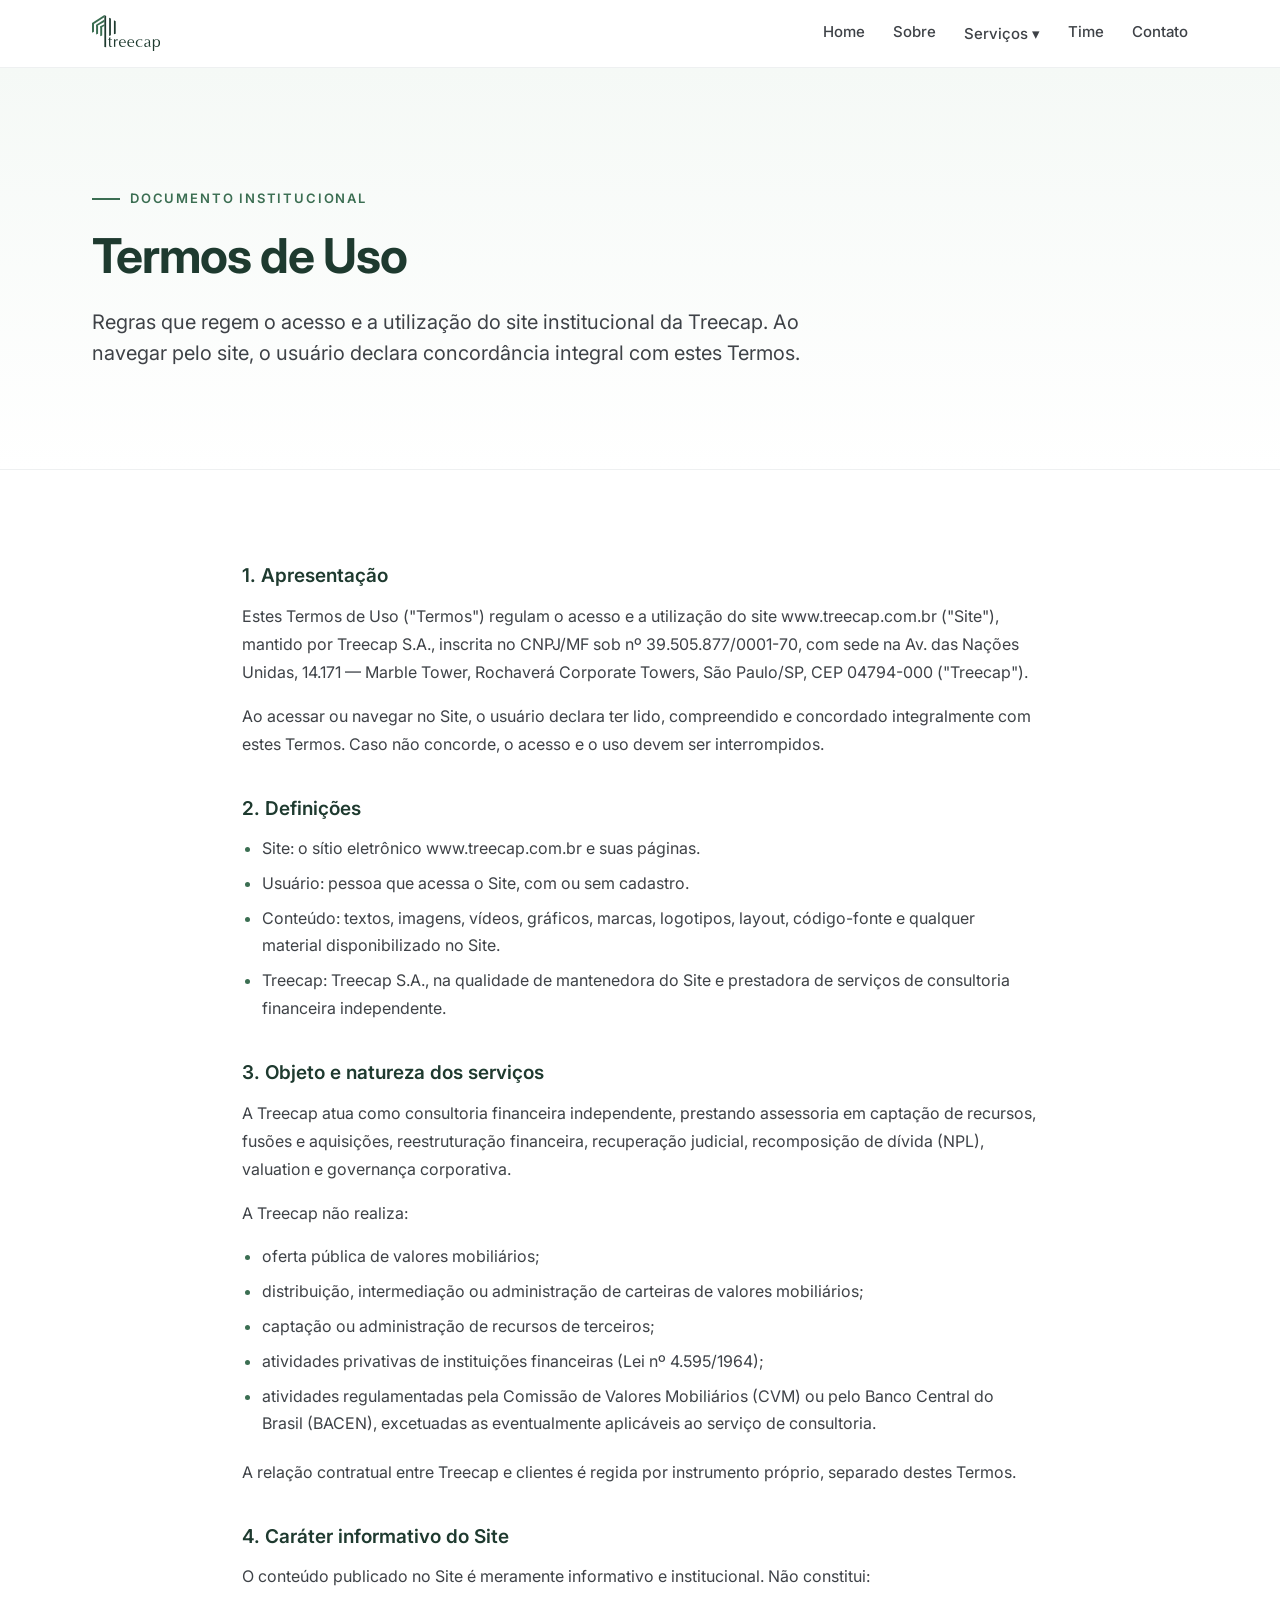
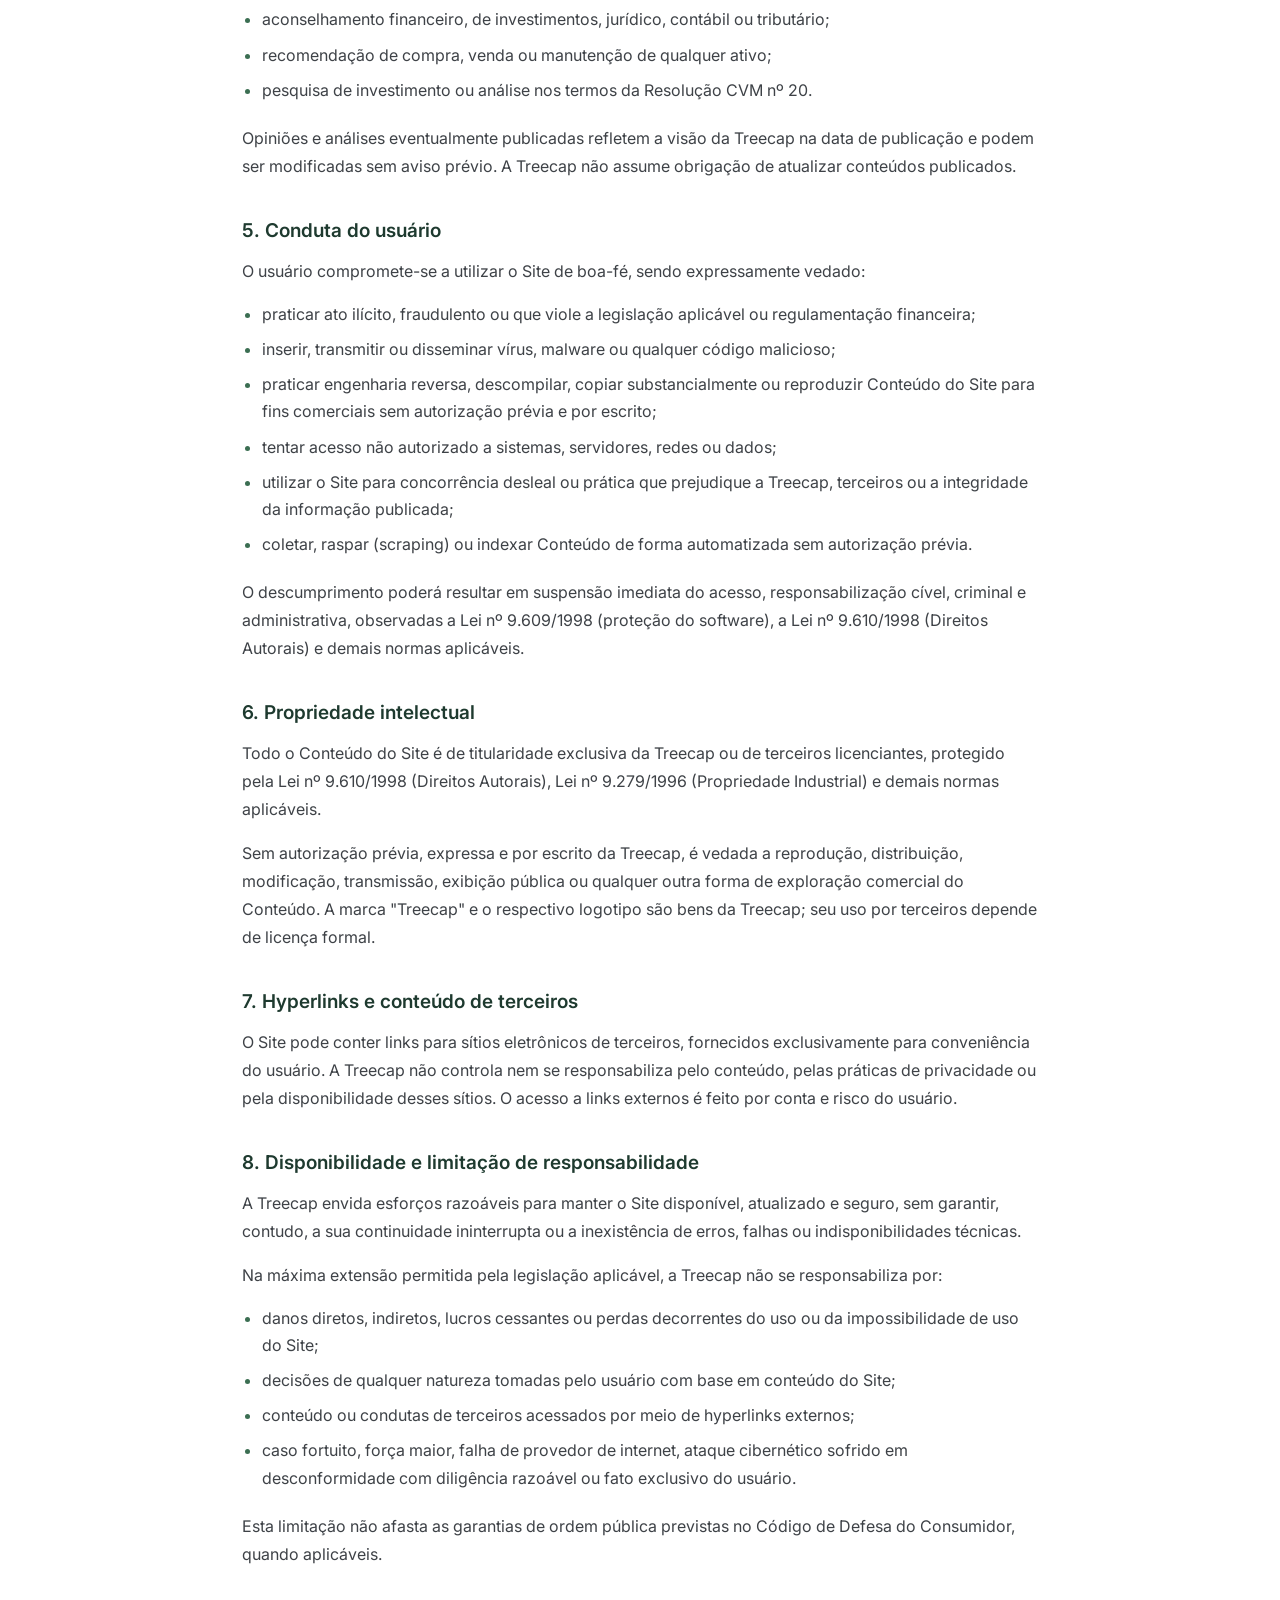
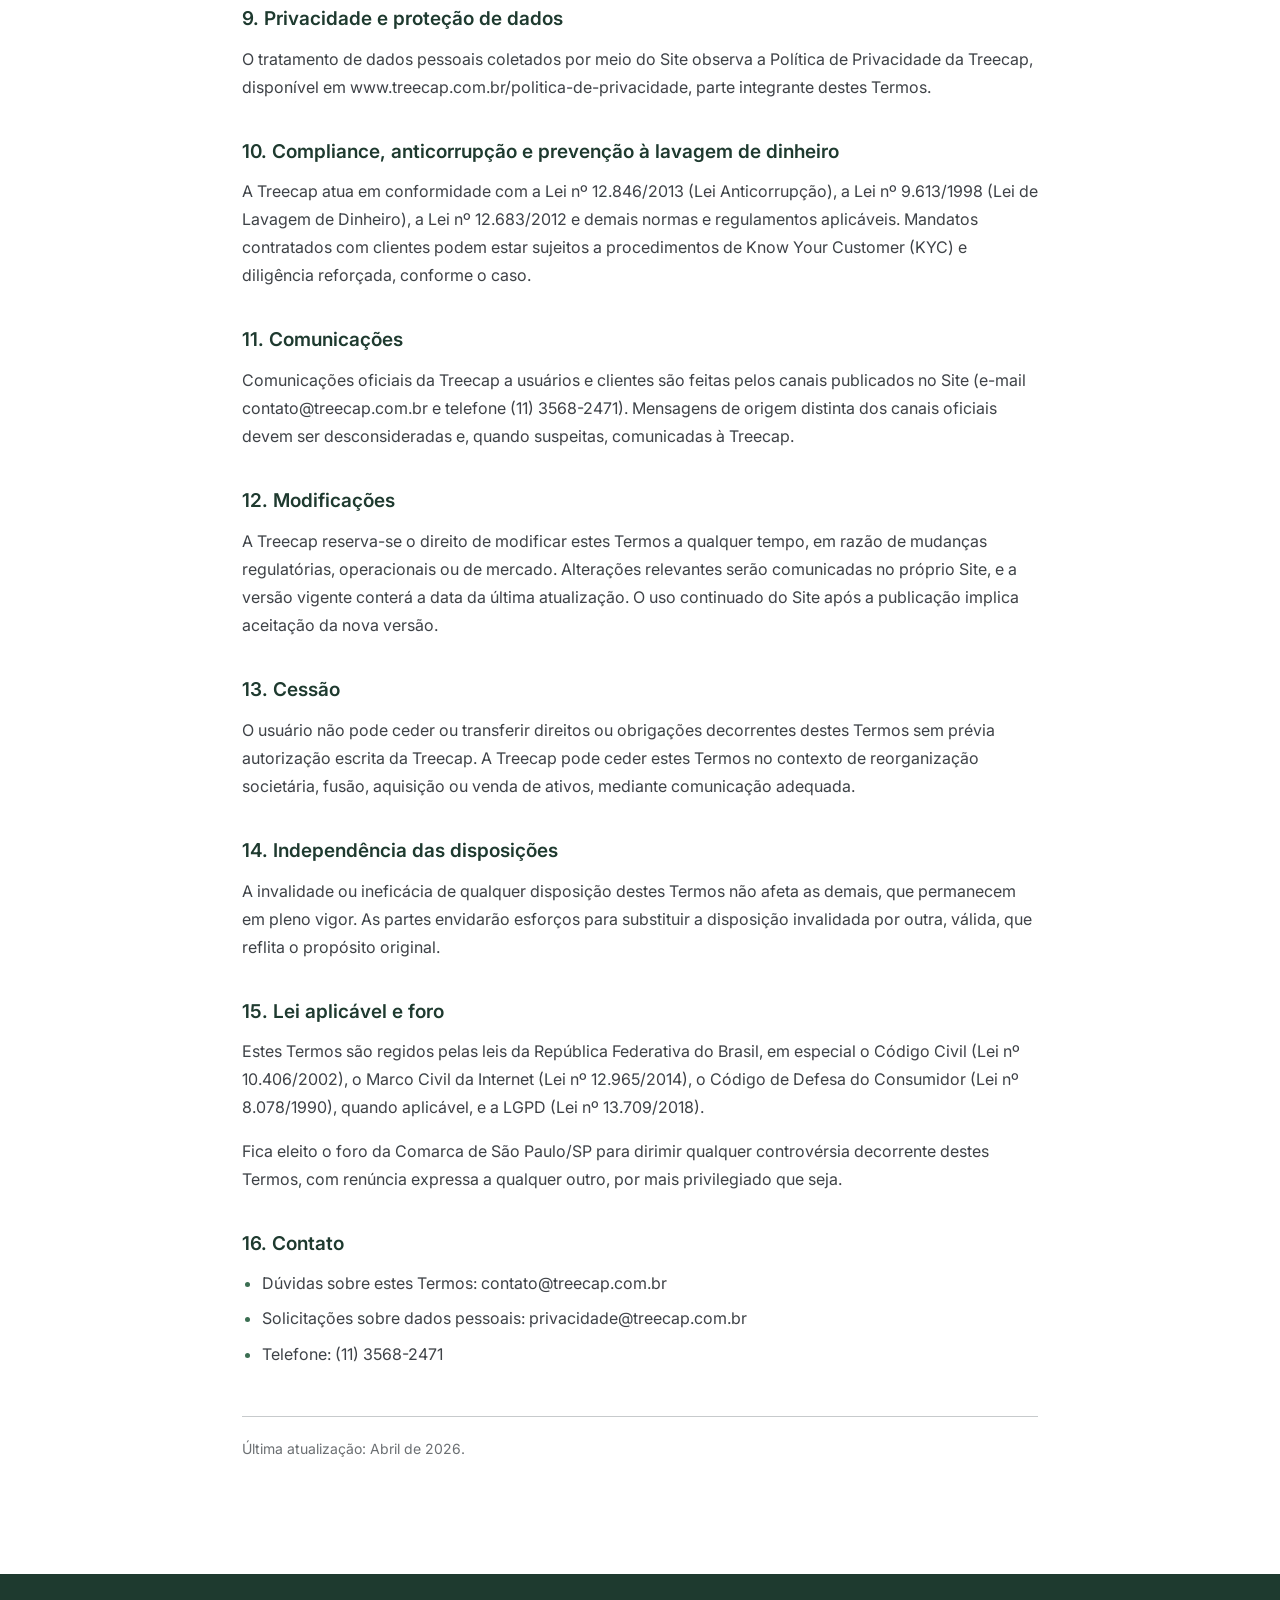
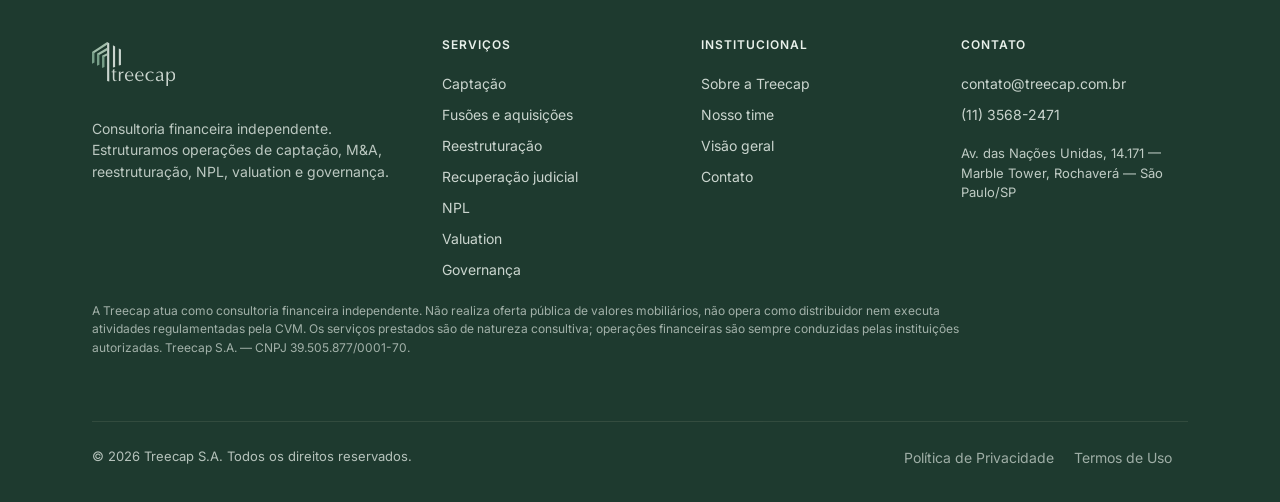
<file: termos-de-uso.html>
<!DOCTYPE html>
<html lang="pt-BR">
<head>
<meta charset="UTF-8" />
<meta name="viewport" content="width=device-width, initial-scale=1.0" />
<title>Termos de Uso — Treecap</title>
<meta name="description" content="Termos de Uso do site institucional da Treecap. Regras de acesso, propriedade intelectual, conduta do usuário e limitação de responsabilidade." />
<link rel="icon" type="image/svg+xml" href="assets/favicon.svg" />
<link rel="stylesheet" href="styles.css" />
<link rel="preconnect" href="https://fonts.googleapis.com">
<link rel="preconnect" href="https://fonts.gstatic.com" crossorigin>
<link href="https://fonts.googleapis.com/css2?family=Inter:wght@400;500;600;700&family=Source+Serif+Pro:ital,wght@0,400;0,600;1,400&display=swap" rel="stylesheet">
</head>
<body>

<header class="navbar">
  <div class="navbar-inner">
    <a class="brand" href="index.html" aria-label="Treecap — voltar para a home">
      <span class="brand-logo"><svg width="367" height="194" viewBox="0 0 367 194" fill="none" xmlns="http://www.w3.org/2000/svg">
<path d="M91.8601 122.051L98.7343 119.4V130.544H107.835C107.712 131.354 107.663 131.944 107.663 132.361C107.663 132.778 107.712 133.245 107.835 133.834H98.7343V158.308C98.7343 161.818 99.0279 164.322 99.5905 165.819C100.569 168.299 102.404 169.526 105.095 169.526C105.731 169.526 106.416 169.428 107.199 169.256C107.981 169.084 108.569 168.961 108.96 168.912V170.974C107.59 171.49 106.342 171.883 105.266 172.128C104.165 172.398 102.991 172.521 101.743 172.521C98.294 172.521 95.8476 171.588 94.3553 169.747C92.6918 167.685 91.8601 164.076 91.8601 158.946V133.785H86.5271C86.6494 133.441 86.6983 132.901 86.6983 132.14C86.6983 131.453 86.6494 130.913 86.5271 130.495H91.8601V122.002V122.051Z" fill="#D6D6BB"/>
<path d="M118.427 171.932V130.618L121.877 130.888L125.326 130.544V139.259L125.766 138.228C127.308 135.748 128.922 133.858 130.586 132.533C132.592 130.913 134.598 130.127 136.604 130.127C137.753 130.127 138.634 130.274 139.27 130.569L138.071 137.81C137.778 137.761 137.191 137.516 136.261 137.074C135.332 136.632 134.598 136.436 134.035 136.436C133.056 136.436 132.053 136.632 131.026 137C129.999 137.369 129.167 137.909 128.531 138.596C127.21 140.142 126.353 141.738 125.962 143.334C125.571 144.929 125.35 147.016 125.35 149.544V171.883L121.901 171.613L118.452 171.956L118.427 171.932Z" fill="#D6D6BB"/>
<path d="M180.393 163.045L180.295 167.489C178.069 169.084 175.721 170.312 173.25 171.195C170.779 172.079 168.21 172.521 165.519 172.521C159.452 172.521 154.535 170.631 150.817 166.826C147.098 163.021 145.239 157.866 145.239 151.312C145.239 144.757 146.903 140.02 150.23 136.215C153.777 132.14 158.67 130.102 164.932 130.102C170.021 130.102 174.131 131.796 177.213 135.208C180.662 138.964 182.375 144.34 182.375 151.312L164.932 151.042H152.823C152.823 156.197 153.997 160.37 156.346 163.561C158.988 167.12 162.755 168.888 167.697 168.888C170.339 168.888 172.883 168.2 175.354 166.85C177.017 165.942 178.705 164.666 180.418 163.021L180.393 163.045ZM152.798 147.875H175.672C175.672 143.432 174.962 139.946 173.519 137.467C171.733 134.349 168.871 132.778 164.932 132.778C160.994 132.778 158.058 134.374 155.832 137.54C153.826 140.363 152.823 143.825 152.823 147.875H152.798Z" fill="#D6D6BB"/>
<path d="M225.43 163.045L225.332 167.489C223.106 169.084 220.758 170.312 218.287 171.195C215.816 172.079 213.248 172.521 210.557 172.521C204.49 172.521 199.572 170.631 195.854 166.826C192.136 163.021 190.276 157.866 190.276 151.312C190.276 144.757 191.94 140.02 195.267 136.215C198.814 132.14 203.707 130.102 209.969 130.102C215.058 130.102 219.168 131.796 222.25 135.208C225.699 138.964 227.412 144.34 227.412 151.312L209.969 151.042H197.86C197.86 156.197 199.034 160.37 201.383 163.561C204.025 167.12 207.792 168.888 212.734 168.888C215.376 168.888 217.92 168.2 220.391 166.85C222.054 165.942 223.742 164.666 225.455 163.021L225.43 163.045ZM197.836 147.875H220.709C220.709 143.432 219.999 139.946 218.556 137.467C216.77 134.349 213.908 132.778 209.969 132.778C206.031 132.778 203.095 134.374 200.869 137.54C198.863 140.363 197.86 143.825 197.86 147.875H197.836Z" fill="#D6D6BB"/>
<path d="M271.764 133.637L269.782 139.332H269.097C268.755 138.866 268.388 138.375 267.972 137.835C267.556 137.295 267.165 136.853 266.773 136.509C265.795 135.429 264.547 134.57 262.982 133.956C261.44 133.343 259.85 133.048 258.26 133.048C253.563 133.048 249.869 134.865 247.178 138.473C244.707 141.812 243.484 145.887 243.484 150.723C243.484 156.246 244.928 160.762 247.814 164.297C250.701 167.832 254.468 169.6 259.116 169.6C261.465 169.6 263.618 169.084 265.55 168.053C267.043 167.243 268.853 165.893 270.957 164.003L271.47 164.273L271.03 168.25C267.14 171.122 262.761 172.57 257.869 172.57C250.872 172.57 245.417 170.532 241.454 166.458C237.735 162.604 235.876 157.522 235.876 151.189C235.876 144.856 237.931 139.48 242.065 135.748C246.2 132.017 251.557 130.152 258.138 130.152C260.78 130.152 263.177 130.422 265.355 130.962C267.532 131.502 269.66 132.41 271.715 133.686L271.764 133.637Z" fill="#D6D6BB"/>
<path d="M312.936 144.586V167.096C313.107 168.299 313.89 168.912 315.26 168.912C315.994 168.912 316.826 168.79 317.755 168.569V170.459C317.462 170.582 317.046 170.729 316.508 170.925C315.969 171.122 315.382 171.293 314.722 171.392C314.061 171.514 313.278 171.563 312.373 171.563C310.734 171.563 309.364 171.171 308.312 170.361C307.26 169.551 306.624 168.2 306.404 166.31L305.621 167.096C302.001 170.729 297.744 172.521 292.851 172.521C289.696 172.521 286.98 171.539 284.754 169.6C282.503 167.636 281.403 165.107 281.403 162.014C281.403 157.645 283.042 154.503 286.295 152.613C288.301 151.459 291.971 150.452 297.304 149.593C301.022 148.955 303.371 148.39 304.349 147.875C305.719 147.139 306.404 145.788 306.404 143.825C306.404 140.609 305.523 138.13 303.787 136.362C302.05 134.619 299.554 133.736 296.35 133.736C293.61 133.736 291.188 134.472 289.133 135.969C287.518 137.123 286.515 138.351 286.124 139.676H285.17V134.84C287.396 133.294 289.647 132.115 291.922 131.305C294.172 130.495 296.545 130.102 299.016 130.102C308.288 130.102 312.936 134.938 312.936 144.586ZM306.062 162.947V150.354L303.053 150.968C298.062 151.95 294.906 152.711 293.61 153.3C290.16 154.847 288.448 157.35 288.448 160.812C288.448 163.463 289.182 165.476 290.674 166.85C292.166 168.225 294.221 168.912 296.863 168.912C297.94 168.912 299.163 168.593 300.484 167.93C301.805 167.268 302.881 166.507 303.738 165.647C304.202 165.255 304.692 164.764 305.23 164.224C305.768 163.684 306.037 163.266 306.037 162.972L306.062 162.947Z" fill="#D6D6BB"/>
<path d="M335.026 194L331.577 193.656L328.128 194V130.618L331.577 130.888L335.026 130.618V139.332C336.983 135.871 338.916 133.564 340.873 132.336C343.344 130.839 346.28 130.102 349.729 130.102C355.062 130.102 359.319 132.091 362.548 136.043C365.532 139.725 367.024 144.316 367.024 149.839C367.024 156.786 365.312 162.309 361.912 166.408C358.511 170.483 354.01 172.521 348.457 172.521C345.423 172.521 342.83 171.833 340.677 170.459C338.525 169.084 336.714 166.998 335.222 164.248L335.051 194H335.026ZM335.026 152.343C335.026 157.228 336.029 161.131 338.035 164.076C340.262 167.292 343.466 168.912 347.649 168.912C351.833 168.912 354.695 167.047 356.75 163.315C358.536 160.026 359.416 155.681 359.416 150.207C359.416 145.273 358.609 141.345 357.019 138.473C355.013 134.84 351.857 133.048 347.576 133.048C343.295 133.048 339.772 135.257 337.595 139.701C335.883 143.162 335.026 147.384 335.026 152.367V152.343Z" fill="#D6D6BB"/>
<path d="M44.3277 70.5745L66.6139 59.3316V49.3408L44.3277 61.05V70.5745Z" fill="#A89C7A"/>
<path d="M22.066 62.351L66.6138 37.4106V24.8668L22.066 52.1883V62.351Z" fill="#A89C7A"/>
<path d="M76.1056 173.675L66.6138 172.153V0L76.1056 5.08136V173.675Z" fill="#D6D6BB"/>
<path d="M101.89 109.703L92.3983 112.772V14.2867L101.89 19.2944V109.703Z" fill="#D6D6BB"/>
<path d="M127.675 100.989L118.183 104.156V28.2543L127.675 33.4339V100.989Z" fill="#D6D6BB"/>
<path d="M0 54.6185L66.6138 12.5438V0L0 43.5721V54.6185Z" fill="#A89C7A"/>
<path d="M10.7639 90.5562L0 95.9813V43.5721L10.7639 47.8188V90.5562Z" fill="#66644F"/>
<path d="M32.6342 100.449L22.066 104.909V52.1883L32.6342 56.3614V100.449Z" fill="#66644F"/>
<path d="M54.9204 110.268L44.3277 114.269V61.05L54.9204 65.2231V110.268Z" fill="#66644F"/>
</svg>
</span>
    </a>
    <nav class="nav-links">
      <a href="index.html" class="">Home</a>
      <a href="sobre.html" class="">Sobre</a>
      <div class="dropdown">
      <a href="servicos.html" class="">Serviços <span aria-hidden="true">▾</span></a>
      <div class="dropdown-panel"><a href="servicos.html">Visão geral dos serviços</a><a href="captacao-de-recursos.html">Captação de recursos</a><a href="fusoes-e-aquisicoes.html">Fusões e aquisições</a><a href="reestruturacao-financeira.html">Reestruturação financeira</a><a href="recuperacao-judicial.html">Recuperação judicial</a><a href="npl-e-recomposicao-de-divida.html">NPL e recomposição de dívida</a><a href="valuation.html">Valuation</a><a href="governanca-corporativa.html">Governança corporativa</a></div>
    </div>
      <a href="time.html" class="">Time</a>
      <a href="contato.html" class="">Contato</a>
    </nav>
  </div>
</header>
<main>

<section class="hero reveal">
  <div class="container">
    <div class="eyebrow">Documento institucional</div>
    <h1>Termos de Uso</h1>
    <p class="lead">Regras que regem o acesso e a utilização do site institucional da Treecap. Ao navegar pelo site, o usuário declara concordância integral com estes Termos.</p>
    
  </div>
</section>

<section class="reveal">
  <div class="container-narrow">
    <article class="legal-doc">
      <h3>1. Apresentação</h3>
<p>Estes Termos de Uso ("Termos") regulam o acesso e a utilização do site www.treecap.com.br ("Site"), mantido por Treecap S.A., inscrita no CNPJ/MF sob nº 39.505.877/0001-70, com sede na Av. das Nações Unidas, 14.171 — Marble Tower, Rochaverá Corporate Towers, São Paulo/SP, CEP 04794-000 ("Treecap").</p>
<p>Ao acessar ou navegar no Site, o usuário declara ter lido, compreendido e concordado integralmente com estes Termos. Caso não concorde, o acesso e o uso devem ser interrompidos.</p>
<h3>2. Definições</h3>
<ul><li>Site: o sítio eletrônico www.treecap.com.br e suas páginas.</li><li>Usuário: pessoa que acessa o Site, com ou sem cadastro.</li><li>Conteúdo: textos, imagens, vídeos, gráficos, marcas, logotipos, layout, código-fonte e qualquer material disponibilizado no Site.</li><li>Treecap: Treecap S.A., na qualidade de mantenedora do Site e prestadora de serviços de consultoria financeira independente.</li></ul>
<h3>3. Objeto e natureza dos serviços</h3>
<p>A Treecap atua como consultoria financeira independente, prestando assessoria em captação de recursos, fusões e aquisições, reestruturação financeira, recuperação judicial, recomposição de dívida (NPL), valuation e governança corporativa.</p>
<p>A Treecap não realiza:</p>
<ul><li>oferta pública de valores mobiliários;</li><li>distribuição, intermediação ou administração de carteiras de valores mobiliários;</li><li>captação ou administração de recursos de terceiros;</li><li>atividades privativas de instituições financeiras (Lei nº 4.595/1964);</li><li>atividades regulamentadas pela Comissão de Valores Mobiliários (CVM) ou pelo Banco Central do Brasil (BACEN), excetuadas as eventualmente aplicáveis ao serviço de consultoria.</li></ul>
<p>A relação contratual entre Treecap e clientes é regida por instrumento próprio, separado destes Termos.</p>
<h3>4. Caráter informativo do Site</h3>
<p>O conteúdo publicado no Site é meramente informativo e institucional. Não constitui:</p>
<ul><li>aconselhamento financeiro, de investimentos, jurídico, contábil ou tributário;</li><li>recomendação de compra, venda ou manutenção de qualquer ativo;</li><li>pesquisa de investimento ou análise nos termos da Resolução CVM nº 20.</li></ul>
<p>Opiniões e análises eventualmente publicadas refletem a visão da Treecap na data de publicação e podem ser modificadas sem aviso prévio. A Treecap não assume obrigação de atualizar conteúdos publicados.</p>
<h3>5. Conduta do usuário</h3>
<p>O usuário compromete-se a utilizar o Site de boa-fé, sendo expressamente vedado:</p>
<ul><li>praticar ato ilícito, fraudulento ou que viole a legislação aplicável ou regulamentação financeira;</li><li>inserir, transmitir ou disseminar vírus, malware ou qualquer código malicioso;</li><li>praticar engenharia reversa, descompilar, copiar substancialmente ou reproduzir Conteúdo do Site para fins comerciais sem autorização prévia e por escrito;</li><li>tentar acesso não autorizado a sistemas, servidores, redes ou dados;</li><li>utilizar o Site para concorrência desleal ou prática que prejudique a Treecap, terceiros ou a integridade da informação publicada;</li><li>coletar, raspar (scraping) ou indexar Conteúdo de forma automatizada sem autorização prévia.</li></ul>
<p>O descumprimento poderá resultar em suspensão imediata do acesso, responsabilização cível, criminal e administrativa, observadas a Lei nº 9.609/1998 (proteção do software), a Lei nº 9.610/1998 (Direitos Autorais) e demais normas aplicáveis.</p>
<h3>6. Propriedade intelectual</h3>
<p>Todo o Conteúdo do Site é de titularidade exclusiva da Treecap ou de terceiros licenciantes, protegido pela Lei nº 9.610/1998 (Direitos Autorais), Lei nº 9.279/1996 (Propriedade Industrial) e demais normas aplicáveis.</p>
<p>Sem autorização prévia, expressa e por escrito da Treecap, é vedada a reprodução, distribuição, modificação, transmissão, exibição pública ou qualquer outra forma de exploração comercial do Conteúdo. A marca "Treecap" e o respectivo logotipo são bens da Treecap; seu uso por terceiros depende de licença formal.</p>
<h3>7. Hyperlinks e conteúdo de terceiros</h3>
<p>O Site pode conter links para sítios eletrônicos de terceiros, fornecidos exclusivamente para conveniência do usuário. A Treecap não controla nem se responsabiliza pelo conteúdo, pelas práticas de privacidade ou pela disponibilidade desses sítios. O acesso a links externos é feito por conta e risco do usuário.</p>
<h3>8. Disponibilidade e limitação de responsabilidade</h3>
<p>A Treecap envida esforços razoáveis para manter o Site disponível, atualizado e seguro, sem garantir, contudo, a sua continuidade ininterrupta ou a inexistência de erros, falhas ou indisponibilidades técnicas.</p>
<p>Na máxima extensão permitida pela legislação aplicável, a Treecap não se responsabiliza por:</p>
<ul><li>danos diretos, indiretos, lucros cessantes ou perdas decorrentes do uso ou da impossibilidade de uso do Site;</li><li>decisões de qualquer natureza tomadas pelo usuário com base em conteúdo do Site;</li><li>conteúdo ou condutas de terceiros acessados por meio de hyperlinks externos;</li><li>caso fortuito, força maior, falha de provedor de internet, ataque cibernético sofrido em desconformidade com diligência razoável ou fato exclusivo do usuário.</li></ul>
<p>Esta limitação não afasta as garantias de ordem pública previstas no Código de Defesa do Consumidor, quando aplicáveis.</p>
<h3>9. Privacidade e proteção de dados</h3>
<p>O tratamento de dados pessoais coletados por meio do Site observa a Política de Privacidade da Treecap, disponível em www.treecap.com.br/politica-de-privacidade, parte integrante destes Termos.</p>
<h3>10. Compliance, anticorrupção e prevenção à lavagem de dinheiro</h3>
<p>A Treecap atua em conformidade com a Lei nº 12.846/2013 (Lei Anticorrupção), a Lei nº 9.613/1998 (Lei de Lavagem de Dinheiro), a Lei nº 12.683/2012 e demais normas e regulamentos aplicáveis. Mandatos contratados com clientes podem estar sujeitos a procedimentos de Know Your Customer (KYC) e diligência reforçada, conforme o caso.</p>
<h3>11. Comunicações</h3>
<p>Comunicações oficiais da Treecap a usuários e clientes são feitas pelos canais publicados no Site (e-mail contato@treecap.com.br e telefone (11) 3568-2471). Mensagens de origem distinta dos canais oficiais devem ser desconsideradas e, quando suspeitas, comunicadas à Treecap.</p>
<h3>12. Modificações</h3>
<p>A Treecap reserva-se o direito de modificar estes Termos a qualquer tempo, em razão de mudanças regulatórias, operacionais ou de mercado. Alterações relevantes serão comunicadas no próprio Site, e a versão vigente conterá a data da última atualização. O uso continuado do Site após a publicação implica aceitação da nova versão.</p>
<h3>13. Cessão</h3>
<p>O usuário não pode ceder ou transferir direitos ou obrigações decorrentes destes Termos sem prévia autorização escrita da Treecap. A Treecap pode ceder estes Termos no contexto de reorganização societária, fusão, aquisição ou venda de ativos, mediante comunicação adequada.</p>
<h3>14. Independência das disposições</h3>
<p>A invalidade ou ineficácia de qualquer disposição destes Termos não afeta as demais, que permanecem em pleno vigor. As partes envidarão esforços para substituir a disposição invalidada por outra, válida, que reflita o propósito original.</p>
<h3>15. Lei aplicável e foro</h3>
<p>Estes Termos são regidos pelas leis da República Federativa do Brasil, em especial o Código Civil (Lei nº 10.406/2002), o Marco Civil da Internet (Lei nº 12.965/2014), o Código de Defesa do Consumidor (Lei nº 8.078/1990), quando aplicável, e a LGPD (Lei nº 13.709/2018).</p>
<p>Fica eleito o foro da Comarca de São Paulo/SP para dirimir qualquer controvérsia decorrente destes Termos, com renúncia expressa a qualquer outro, por mais privilegiado que seja.</p>
<h3>16. Contato</h3>
<ul><li>Dúvidas sobre estes Termos: contato@treecap.com.br</li><li>Solicitações sobre dados pessoais: privacidade@treecap.com.br</li><li>Telefone: (11) 3568-2471</li></ul>
      <p class="legal-updated">Última atualização: Abril de 2026.</p>
    </article>
  </div>
</section>
</main>

<footer class="footer">
  <div class="container">
    <div class="footer-grid">
      <div>
        <a class="brand brand-footer" href="index.html" aria-label="Treecap — home">
          <span class="brand-logo"><svg width="367" height="194" viewBox="0 0 367 194" fill="none" xmlns="http://www.w3.org/2000/svg">
<path d="M91.8601 122.051L98.7343 119.4V130.544H107.835C107.712 131.354 107.663 131.944 107.663 132.361C107.663 132.778 107.712 133.245 107.835 133.834H98.7343V158.308C98.7343 161.818 99.0279 164.322 99.5905 165.819C100.569 168.299 102.404 169.526 105.095 169.526C105.731 169.526 106.416 169.428 107.199 169.256C107.981 169.084 108.569 168.961 108.96 168.912V170.974C107.59 171.49 106.342 171.883 105.266 172.128C104.165 172.398 102.991 172.521 101.743 172.521C98.294 172.521 95.8476 171.588 94.3553 169.747C92.6918 167.685 91.8601 164.076 91.8601 158.946V133.785H86.5271C86.6494 133.441 86.6983 132.901 86.6983 132.14C86.6983 131.453 86.6494 130.913 86.5271 130.495H91.8601V122.002V122.051Z" fill="#D6D6BB"/>
<path d="M118.427 171.932V130.618L121.877 130.888L125.326 130.544V139.259L125.766 138.228C127.308 135.748 128.922 133.858 130.586 132.533C132.592 130.913 134.598 130.127 136.604 130.127C137.753 130.127 138.634 130.274 139.27 130.569L138.071 137.81C137.778 137.761 137.191 137.516 136.261 137.074C135.332 136.632 134.598 136.436 134.035 136.436C133.056 136.436 132.053 136.632 131.026 137C129.999 137.369 129.167 137.909 128.531 138.596C127.21 140.142 126.353 141.738 125.962 143.334C125.571 144.929 125.35 147.016 125.35 149.544V171.883L121.901 171.613L118.452 171.956L118.427 171.932Z" fill="#D6D6BB"/>
<path d="M180.393 163.045L180.295 167.489C178.069 169.084 175.721 170.312 173.25 171.195C170.779 172.079 168.21 172.521 165.519 172.521C159.452 172.521 154.535 170.631 150.817 166.826C147.098 163.021 145.239 157.866 145.239 151.312C145.239 144.757 146.903 140.02 150.23 136.215C153.777 132.14 158.67 130.102 164.932 130.102C170.021 130.102 174.131 131.796 177.213 135.208C180.662 138.964 182.375 144.34 182.375 151.312L164.932 151.042H152.823C152.823 156.197 153.997 160.37 156.346 163.561C158.988 167.12 162.755 168.888 167.697 168.888C170.339 168.888 172.883 168.2 175.354 166.85C177.017 165.942 178.705 164.666 180.418 163.021L180.393 163.045ZM152.798 147.875H175.672C175.672 143.432 174.962 139.946 173.519 137.467C171.733 134.349 168.871 132.778 164.932 132.778C160.994 132.778 158.058 134.374 155.832 137.54C153.826 140.363 152.823 143.825 152.823 147.875H152.798Z" fill="#D6D6BB"/>
<path d="M225.43 163.045L225.332 167.489C223.106 169.084 220.758 170.312 218.287 171.195C215.816 172.079 213.248 172.521 210.557 172.521C204.49 172.521 199.572 170.631 195.854 166.826C192.136 163.021 190.276 157.866 190.276 151.312C190.276 144.757 191.94 140.02 195.267 136.215C198.814 132.14 203.707 130.102 209.969 130.102C215.058 130.102 219.168 131.796 222.25 135.208C225.699 138.964 227.412 144.34 227.412 151.312L209.969 151.042H197.86C197.86 156.197 199.034 160.37 201.383 163.561C204.025 167.12 207.792 168.888 212.734 168.888C215.376 168.888 217.92 168.2 220.391 166.85C222.054 165.942 223.742 164.666 225.455 163.021L225.43 163.045ZM197.836 147.875H220.709C220.709 143.432 219.999 139.946 218.556 137.467C216.77 134.349 213.908 132.778 209.969 132.778C206.031 132.778 203.095 134.374 200.869 137.54C198.863 140.363 197.86 143.825 197.86 147.875H197.836Z" fill="#D6D6BB"/>
<path d="M271.764 133.637L269.782 139.332H269.097C268.755 138.866 268.388 138.375 267.972 137.835C267.556 137.295 267.165 136.853 266.773 136.509C265.795 135.429 264.547 134.57 262.982 133.956C261.44 133.343 259.85 133.048 258.26 133.048C253.563 133.048 249.869 134.865 247.178 138.473C244.707 141.812 243.484 145.887 243.484 150.723C243.484 156.246 244.928 160.762 247.814 164.297C250.701 167.832 254.468 169.6 259.116 169.6C261.465 169.6 263.618 169.084 265.55 168.053C267.043 167.243 268.853 165.893 270.957 164.003L271.47 164.273L271.03 168.25C267.14 171.122 262.761 172.57 257.869 172.57C250.872 172.57 245.417 170.532 241.454 166.458C237.735 162.604 235.876 157.522 235.876 151.189C235.876 144.856 237.931 139.48 242.065 135.748C246.2 132.017 251.557 130.152 258.138 130.152C260.78 130.152 263.177 130.422 265.355 130.962C267.532 131.502 269.66 132.41 271.715 133.686L271.764 133.637Z" fill="#D6D6BB"/>
<path d="M312.936 144.586V167.096C313.107 168.299 313.89 168.912 315.26 168.912C315.994 168.912 316.826 168.79 317.755 168.569V170.459C317.462 170.582 317.046 170.729 316.508 170.925C315.969 171.122 315.382 171.293 314.722 171.392C314.061 171.514 313.278 171.563 312.373 171.563C310.734 171.563 309.364 171.171 308.312 170.361C307.26 169.551 306.624 168.2 306.404 166.31L305.621 167.096C302.001 170.729 297.744 172.521 292.851 172.521C289.696 172.521 286.98 171.539 284.754 169.6C282.503 167.636 281.403 165.107 281.403 162.014C281.403 157.645 283.042 154.503 286.295 152.613C288.301 151.459 291.971 150.452 297.304 149.593C301.022 148.955 303.371 148.39 304.349 147.875C305.719 147.139 306.404 145.788 306.404 143.825C306.404 140.609 305.523 138.13 303.787 136.362C302.05 134.619 299.554 133.736 296.35 133.736C293.61 133.736 291.188 134.472 289.133 135.969C287.518 137.123 286.515 138.351 286.124 139.676H285.17V134.84C287.396 133.294 289.647 132.115 291.922 131.305C294.172 130.495 296.545 130.102 299.016 130.102C308.288 130.102 312.936 134.938 312.936 144.586ZM306.062 162.947V150.354L303.053 150.968C298.062 151.95 294.906 152.711 293.61 153.3C290.16 154.847 288.448 157.35 288.448 160.812C288.448 163.463 289.182 165.476 290.674 166.85C292.166 168.225 294.221 168.912 296.863 168.912C297.94 168.912 299.163 168.593 300.484 167.93C301.805 167.268 302.881 166.507 303.738 165.647C304.202 165.255 304.692 164.764 305.23 164.224C305.768 163.684 306.037 163.266 306.037 162.972L306.062 162.947Z" fill="#D6D6BB"/>
<path d="M335.026 194L331.577 193.656L328.128 194V130.618L331.577 130.888L335.026 130.618V139.332C336.983 135.871 338.916 133.564 340.873 132.336C343.344 130.839 346.28 130.102 349.729 130.102C355.062 130.102 359.319 132.091 362.548 136.043C365.532 139.725 367.024 144.316 367.024 149.839C367.024 156.786 365.312 162.309 361.912 166.408C358.511 170.483 354.01 172.521 348.457 172.521C345.423 172.521 342.83 171.833 340.677 170.459C338.525 169.084 336.714 166.998 335.222 164.248L335.051 194H335.026ZM335.026 152.343C335.026 157.228 336.029 161.131 338.035 164.076C340.262 167.292 343.466 168.912 347.649 168.912C351.833 168.912 354.695 167.047 356.75 163.315C358.536 160.026 359.416 155.681 359.416 150.207C359.416 145.273 358.609 141.345 357.019 138.473C355.013 134.84 351.857 133.048 347.576 133.048C343.295 133.048 339.772 135.257 337.595 139.701C335.883 143.162 335.026 147.384 335.026 152.367V152.343Z" fill="#D6D6BB"/>
<path d="M44.3277 70.5745L66.6139 59.3316V49.3408L44.3277 61.05V70.5745Z" fill="#A89C7A"/>
<path d="M22.066 62.351L66.6138 37.4106V24.8668L22.066 52.1883V62.351Z" fill="#A89C7A"/>
<path d="M76.1056 173.675L66.6138 172.153V0L76.1056 5.08136V173.675Z" fill="#D6D6BB"/>
<path d="M101.89 109.703L92.3983 112.772V14.2867L101.89 19.2944V109.703Z" fill="#D6D6BB"/>
<path d="M127.675 100.989L118.183 104.156V28.2543L127.675 33.4339V100.989Z" fill="#D6D6BB"/>
<path d="M0 54.6185L66.6138 12.5438V0L0 43.5721V54.6185Z" fill="#A89C7A"/>
<path d="M10.7639 90.5562L0 95.9813V43.5721L10.7639 47.8188V90.5562Z" fill="#66644F"/>
<path d="M32.6342 100.449L22.066 104.909V52.1883L32.6342 56.3614V100.449Z" fill="#66644F"/>
<path d="M54.9204 110.268L44.3277 114.269V61.05L54.9204 65.2231V110.268Z" fill="#66644F"/>
</svg>
</span>
        </a>
        <p class="footer-tagline">Consultoria financeira independente. Estruturamos operações de captação, M&A, reestruturação, NPL, valuation e governança.</p>
      </div>
      <div>
        <h4>Serviços</h4>
        <a href="captacao-de-recursos.html">Captação</a>
        <a href="fusoes-e-aquisicoes.html">Fusões e aquisições</a>
        <a href="reestruturacao-financeira.html">Reestruturação</a>
        <a href="recuperacao-judicial.html">Recuperação judicial</a>
        <a href="npl-e-recomposicao-de-divida.html">NPL</a>
        <a href="valuation.html">Valuation</a>
        <a href="governanca-corporativa.html">Governança</a>
      </div>
      <div>
        <h4>Institucional</h4>
        <a href="sobre.html">Sobre a Treecap</a>
        <a href="time.html">Nosso time</a>
        <a href="servicos.html">Visão geral</a>
        <a href="contato.html">Contato</a>
      </div>
      <div>
        <h4>Contato</h4>
        <a href="mailto:contato@treecap.com.br">contato@treecap.com.br</a>
        <a href="tel:+551135682471">(11) 3568-2471</a>
        <div class="footer-address">Av. das Nações Unidas, 14.171 — Marble Tower, Rochaverá — São Paulo/SP</div>
      </div>
    </div>
    <div class="footer-disclaimer">
      A Treecap atua como consultoria financeira independente. Não realiza oferta pública de valores mobiliários, não opera como distribuidor nem executa atividades regulamentadas pela CVM. Os serviços prestados são de natureza consultiva; operações financeiras são sempre conduzidas pelas instituições autorizadas. Treecap S.A. — CNPJ 39.505.877/0001-70.
    </div>
    <div class="footer-bottom">
      <div>© 2026 Treecap S.A. Todos os direitos reservados.</div>
      <div>
        <a href="politica-de-privacidade.html" class="inline">Política de Privacidade</a>
        <a href="termos-de-uso.html" class="inline">Termos de Uso</a>
      </div>
    </div>
  </div>
</footer>

<script>
(function() {
  if (!('IntersectionObserver' in window)) {
    document.querySelectorAll('.reveal').forEach(el => el.classList.add('is-visible'));
    return;
  }
  var io = new IntersectionObserver(function(entries) {
    entries.forEach(function(entry) {
      if (entry.isIntersecting) {
        entry.target.classList.add('is-visible');
        io.unobserve(entry.target);
      }
    });
  }, { threshold: 0.12, rootMargin: '0px 0px -60px 0px' });
  document.querySelectorAll('.reveal').forEach(function(el) { io.observe(el); });
})();
</script>
</body>
</html>
</file>
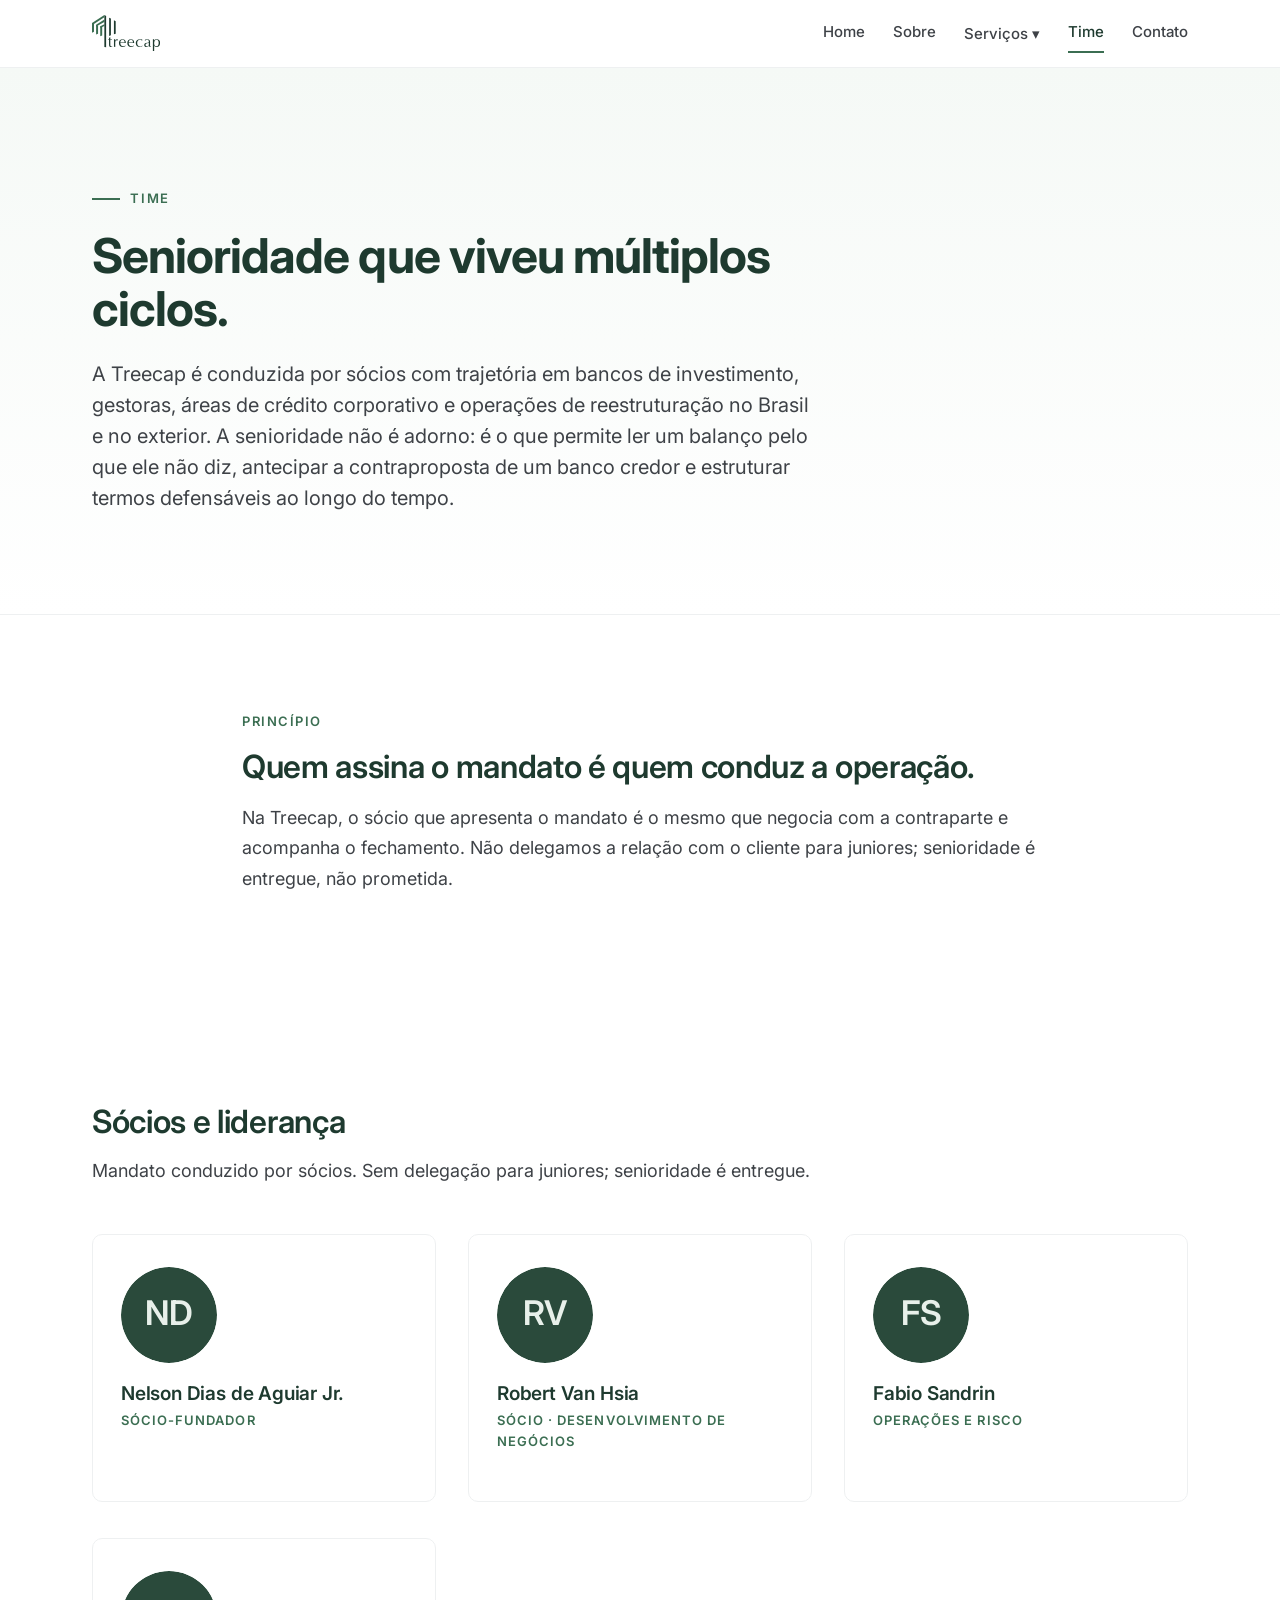
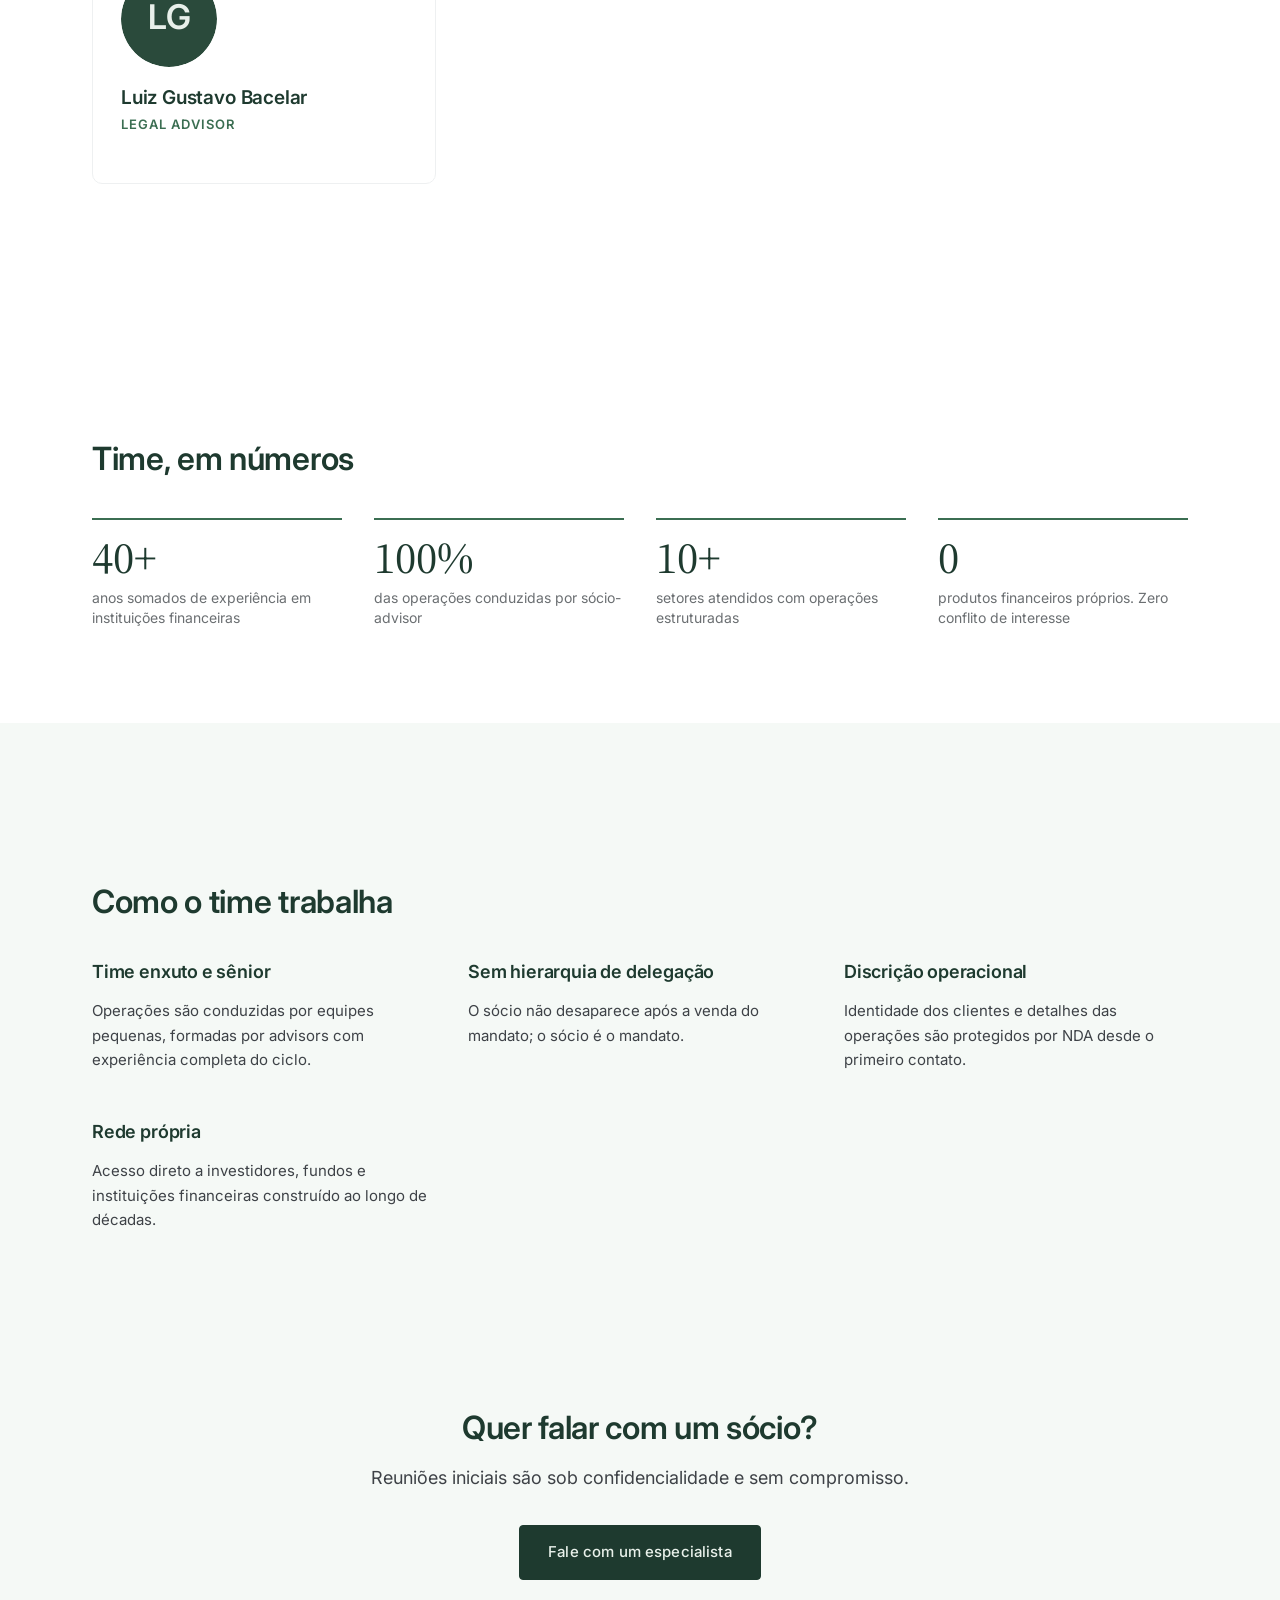
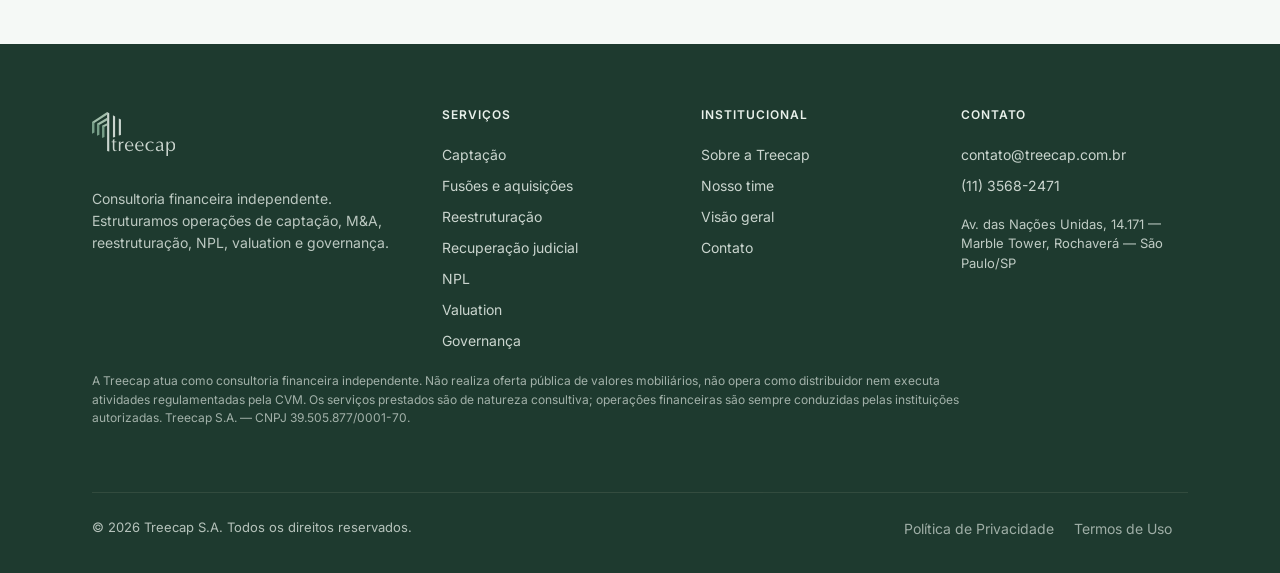
<file: time.html>
<!DOCTYPE html>
<html lang="pt-BR">
<head>
<meta charset="UTF-8" />
<meta name="viewport" content="width=device-width, initial-scale=1.0" />
<title>Nosso time — Treecap</title>
<meta name="description" content="Liderança sênior com décadas de experiência em instituições financeiras nacionais e internacionais." />
<link rel="icon" type="image/svg+xml" href="assets/favicon.svg" />
<link rel="stylesheet" href="styles.css" />
<link rel="preconnect" href="https://fonts.googleapis.com">
<link rel="preconnect" href="https://fonts.gstatic.com" crossorigin>
<link href="https://fonts.googleapis.com/css2?family=Inter:wght@400;500;600;700&family=Source+Serif+Pro:ital,wght@0,400;0,600;1,400&display=swap" rel="stylesheet">
</head>
<body>

<header class="navbar">
  <div class="navbar-inner">
    <a class="brand" href="index.html" aria-label="Treecap — voltar para a home">
      <span class="brand-logo"><svg width="367" height="194" viewBox="0 0 367 194" fill="none" xmlns="http://www.w3.org/2000/svg">
<path d="M91.8601 122.051L98.7343 119.4V130.544H107.835C107.712 131.354 107.663 131.944 107.663 132.361C107.663 132.778 107.712 133.245 107.835 133.834H98.7343V158.308C98.7343 161.818 99.0279 164.322 99.5905 165.819C100.569 168.299 102.404 169.526 105.095 169.526C105.731 169.526 106.416 169.428 107.199 169.256C107.981 169.084 108.569 168.961 108.96 168.912V170.974C107.59 171.49 106.342 171.883 105.266 172.128C104.165 172.398 102.991 172.521 101.743 172.521C98.294 172.521 95.8476 171.588 94.3553 169.747C92.6918 167.685 91.8601 164.076 91.8601 158.946V133.785H86.5271C86.6494 133.441 86.6983 132.901 86.6983 132.14C86.6983 131.453 86.6494 130.913 86.5271 130.495H91.8601V122.002V122.051Z" fill="#D6D6BB"/>
<path d="M118.427 171.932V130.618L121.877 130.888L125.326 130.544V139.259L125.766 138.228C127.308 135.748 128.922 133.858 130.586 132.533C132.592 130.913 134.598 130.127 136.604 130.127C137.753 130.127 138.634 130.274 139.27 130.569L138.071 137.81C137.778 137.761 137.191 137.516 136.261 137.074C135.332 136.632 134.598 136.436 134.035 136.436C133.056 136.436 132.053 136.632 131.026 137C129.999 137.369 129.167 137.909 128.531 138.596C127.21 140.142 126.353 141.738 125.962 143.334C125.571 144.929 125.35 147.016 125.35 149.544V171.883L121.901 171.613L118.452 171.956L118.427 171.932Z" fill="#D6D6BB"/>
<path d="M180.393 163.045L180.295 167.489C178.069 169.084 175.721 170.312 173.25 171.195C170.779 172.079 168.21 172.521 165.519 172.521C159.452 172.521 154.535 170.631 150.817 166.826C147.098 163.021 145.239 157.866 145.239 151.312C145.239 144.757 146.903 140.02 150.23 136.215C153.777 132.14 158.67 130.102 164.932 130.102C170.021 130.102 174.131 131.796 177.213 135.208C180.662 138.964 182.375 144.34 182.375 151.312L164.932 151.042H152.823C152.823 156.197 153.997 160.37 156.346 163.561C158.988 167.12 162.755 168.888 167.697 168.888C170.339 168.888 172.883 168.2 175.354 166.85C177.017 165.942 178.705 164.666 180.418 163.021L180.393 163.045ZM152.798 147.875H175.672C175.672 143.432 174.962 139.946 173.519 137.467C171.733 134.349 168.871 132.778 164.932 132.778C160.994 132.778 158.058 134.374 155.832 137.54C153.826 140.363 152.823 143.825 152.823 147.875H152.798Z" fill="#D6D6BB"/>
<path d="M225.43 163.045L225.332 167.489C223.106 169.084 220.758 170.312 218.287 171.195C215.816 172.079 213.248 172.521 210.557 172.521C204.49 172.521 199.572 170.631 195.854 166.826C192.136 163.021 190.276 157.866 190.276 151.312C190.276 144.757 191.94 140.02 195.267 136.215C198.814 132.14 203.707 130.102 209.969 130.102C215.058 130.102 219.168 131.796 222.25 135.208C225.699 138.964 227.412 144.34 227.412 151.312L209.969 151.042H197.86C197.86 156.197 199.034 160.37 201.383 163.561C204.025 167.12 207.792 168.888 212.734 168.888C215.376 168.888 217.92 168.2 220.391 166.85C222.054 165.942 223.742 164.666 225.455 163.021L225.43 163.045ZM197.836 147.875H220.709C220.709 143.432 219.999 139.946 218.556 137.467C216.77 134.349 213.908 132.778 209.969 132.778C206.031 132.778 203.095 134.374 200.869 137.54C198.863 140.363 197.86 143.825 197.86 147.875H197.836Z" fill="#D6D6BB"/>
<path d="M271.764 133.637L269.782 139.332H269.097C268.755 138.866 268.388 138.375 267.972 137.835C267.556 137.295 267.165 136.853 266.773 136.509C265.795 135.429 264.547 134.57 262.982 133.956C261.44 133.343 259.85 133.048 258.26 133.048C253.563 133.048 249.869 134.865 247.178 138.473C244.707 141.812 243.484 145.887 243.484 150.723C243.484 156.246 244.928 160.762 247.814 164.297C250.701 167.832 254.468 169.6 259.116 169.6C261.465 169.6 263.618 169.084 265.55 168.053C267.043 167.243 268.853 165.893 270.957 164.003L271.47 164.273L271.03 168.25C267.14 171.122 262.761 172.57 257.869 172.57C250.872 172.57 245.417 170.532 241.454 166.458C237.735 162.604 235.876 157.522 235.876 151.189C235.876 144.856 237.931 139.48 242.065 135.748C246.2 132.017 251.557 130.152 258.138 130.152C260.78 130.152 263.177 130.422 265.355 130.962C267.532 131.502 269.66 132.41 271.715 133.686L271.764 133.637Z" fill="#D6D6BB"/>
<path d="M312.936 144.586V167.096C313.107 168.299 313.89 168.912 315.26 168.912C315.994 168.912 316.826 168.79 317.755 168.569V170.459C317.462 170.582 317.046 170.729 316.508 170.925C315.969 171.122 315.382 171.293 314.722 171.392C314.061 171.514 313.278 171.563 312.373 171.563C310.734 171.563 309.364 171.171 308.312 170.361C307.26 169.551 306.624 168.2 306.404 166.31L305.621 167.096C302.001 170.729 297.744 172.521 292.851 172.521C289.696 172.521 286.98 171.539 284.754 169.6C282.503 167.636 281.403 165.107 281.403 162.014C281.403 157.645 283.042 154.503 286.295 152.613C288.301 151.459 291.971 150.452 297.304 149.593C301.022 148.955 303.371 148.39 304.349 147.875C305.719 147.139 306.404 145.788 306.404 143.825C306.404 140.609 305.523 138.13 303.787 136.362C302.05 134.619 299.554 133.736 296.35 133.736C293.61 133.736 291.188 134.472 289.133 135.969C287.518 137.123 286.515 138.351 286.124 139.676H285.17V134.84C287.396 133.294 289.647 132.115 291.922 131.305C294.172 130.495 296.545 130.102 299.016 130.102C308.288 130.102 312.936 134.938 312.936 144.586ZM306.062 162.947V150.354L303.053 150.968C298.062 151.95 294.906 152.711 293.61 153.3C290.16 154.847 288.448 157.35 288.448 160.812C288.448 163.463 289.182 165.476 290.674 166.85C292.166 168.225 294.221 168.912 296.863 168.912C297.94 168.912 299.163 168.593 300.484 167.93C301.805 167.268 302.881 166.507 303.738 165.647C304.202 165.255 304.692 164.764 305.23 164.224C305.768 163.684 306.037 163.266 306.037 162.972L306.062 162.947Z" fill="#D6D6BB"/>
<path d="M335.026 194L331.577 193.656L328.128 194V130.618L331.577 130.888L335.026 130.618V139.332C336.983 135.871 338.916 133.564 340.873 132.336C343.344 130.839 346.28 130.102 349.729 130.102C355.062 130.102 359.319 132.091 362.548 136.043C365.532 139.725 367.024 144.316 367.024 149.839C367.024 156.786 365.312 162.309 361.912 166.408C358.511 170.483 354.01 172.521 348.457 172.521C345.423 172.521 342.83 171.833 340.677 170.459C338.525 169.084 336.714 166.998 335.222 164.248L335.051 194H335.026ZM335.026 152.343C335.026 157.228 336.029 161.131 338.035 164.076C340.262 167.292 343.466 168.912 347.649 168.912C351.833 168.912 354.695 167.047 356.75 163.315C358.536 160.026 359.416 155.681 359.416 150.207C359.416 145.273 358.609 141.345 357.019 138.473C355.013 134.84 351.857 133.048 347.576 133.048C343.295 133.048 339.772 135.257 337.595 139.701C335.883 143.162 335.026 147.384 335.026 152.367V152.343Z" fill="#D6D6BB"/>
<path d="M44.3277 70.5745L66.6139 59.3316V49.3408L44.3277 61.05V70.5745Z" fill="#A89C7A"/>
<path d="M22.066 62.351L66.6138 37.4106V24.8668L22.066 52.1883V62.351Z" fill="#A89C7A"/>
<path d="M76.1056 173.675L66.6138 172.153V0L76.1056 5.08136V173.675Z" fill="#D6D6BB"/>
<path d="M101.89 109.703L92.3983 112.772V14.2867L101.89 19.2944V109.703Z" fill="#D6D6BB"/>
<path d="M127.675 100.989L118.183 104.156V28.2543L127.675 33.4339V100.989Z" fill="#D6D6BB"/>
<path d="M0 54.6185L66.6138 12.5438V0L0 43.5721V54.6185Z" fill="#A89C7A"/>
<path d="M10.7639 90.5562L0 95.9813V43.5721L10.7639 47.8188V90.5562Z" fill="#66644F"/>
<path d="M32.6342 100.449L22.066 104.909V52.1883L32.6342 56.3614V100.449Z" fill="#66644F"/>
<path d="M54.9204 110.268L44.3277 114.269V61.05L54.9204 65.2231V110.268Z" fill="#66644F"/>
</svg>
</span>
    </a>
    <nav class="nav-links">
      <a href="index.html" class="">Home</a>
      <a href="sobre.html" class="">Sobre</a>
      <div class="dropdown">
      <a href="servicos.html" class="">Serviços <span aria-hidden="true">▾</span></a>
      <div class="dropdown-panel"><a href="servicos.html">Visão geral dos serviços</a><a href="captacao-de-recursos.html">Captação de recursos</a><a href="fusoes-e-aquisicoes.html">Fusões e aquisições</a><a href="reestruturacao-financeira.html">Reestruturação financeira</a><a href="recuperacao-judicial.html">Recuperação judicial</a><a href="npl-e-recomposicao-de-divida.html">NPL e recomposição de dívida</a><a href="valuation.html">Valuation</a><a href="governanca-corporativa.html">Governança corporativa</a></div>
    </div>
      <a href="time.html" class=" active">Time</a>
      <a href="contato.html" class="">Contato</a>
    </nav>
  </div>
</header>
<main>

<section class="hero reveal">
  <div class="container">
    <div class="eyebrow">Time</div>
    <h1>Senioridade que viveu múltiplos ciclos.</h1>
    <p class="lead">A Treecap é conduzida por sócios com trajetória em bancos de investimento, gestoras, áreas de crédito corporativo e operações de reestruturação no Brasil e no exterior. A senioridade não é adorno: é o que permite ler um balanço pelo que ele não diz, antecipar a contraproposta de um banco credor e estruturar termos defensáveis ao longo do tempo.</p>
    
  </div>
</section>

<section class="reveal">
  <div class="container-narrow">
    <div class="section-eyebrow">Princípio</div>
    <h2 class="mt-0">Quem assina o mandato é quem conduz a operação.</h2>
    <p class="lead-text">Na Treecap, o sócio que apresenta o mandato é o mesmo que negocia com a contraparte e acompanha o fechamento. Não delegamos a relação com o cliente para juniores; senioridade é entregue, não prometida.</p>
    
  </div>
</section>

<section class="reveal">
  <div class="container">
    <h2 class="mt-0">Sócios e liderança</h2>
    <p class="section-subtitle">Mandato conduzido por sócios. Sem delegação para juniores; senioridade é entregue.</p>
    <div class="grid grid-3 mt-40 team-grid">
      
        <article class="team-card">
          <div class="team-photo">
            
<svg viewBox="0 0 96 96" xmlns="http://www.w3.org/2000/svg" class="member-avatar" aria-hidden="true">
  <rect width="96" height="96" rx="48" fill="var(--olive-dark)" />
  <text x="48" y="58" text-anchor="middle" font-family="Inter, sans-serif" font-size="34" font-weight="600" fill="var(--cream)">ND</text>
</svg>
          </div>
          <h3 class="team-name">Nelson Dias de Aguiar Jr.</h3>
          <div class="team-role">Sócio-fundador</div>
          <p class="team-bio"></p>
        </article>
      
        <article class="team-card">
          <div class="team-photo">
            
<svg viewBox="0 0 96 96" xmlns="http://www.w3.org/2000/svg" class="member-avatar" aria-hidden="true">
  <rect width="96" height="96" rx="48" fill="var(--olive-dark)" />
  <text x="48" y="58" text-anchor="middle" font-family="Inter, sans-serif" font-size="34" font-weight="600" fill="var(--cream)">RV</text>
</svg>
          </div>
          <h3 class="team-name">Robert Van Hsia</h3>
          <div class="team-role">Sócio · Desenvolvimento de Negócios</div>
          <p class="team-bio"></p>
        </article>
      
        <article class="team-card">
          <div class="team-photo">
            
<svg viewBox="0 0 96 96" xmlns="http://www.w3.org/2000/svg" class="member-avatar" aria-hidden="true">
  <rect width="96" height="96" rx="48" fill="var(--olive-dark)" />
  <text x="48" y="58" text-anchor="middle" font-family="Inter, sans-serif" font-size="34" font-weight="600" fill="var(--cream)">FS</text>
</svg>
          </div>
          <h3 class="team-name">Fabio Sandrin</h3>
          <div class="team-role">Operações e Risco</div>
          <p class="team-bio"></p>
        </article>
      
        <article class="team-card">
          <div class="team-photo">
            
<svg viewBox="0 0 96 96" xmlns="http://www.w3.org/2000/svg" class="member-avatar" aria-hidden="true">
  <rect width="96" height="96" rx="48" fill="var(--olive-dark)" />
  <text x="48" y="58" text-anchor="middle" font-family="Inter, sans-serif" font-size="34" font-weight="600" fill="var(--cream)">LG</text>
</svg>
          </div>
          <h3 class="team-name">Luiz Gustavo Bacelar</h3>
          <div class="team-role">Legal Advisor</div>
          <p class="team-bio"></p>
        </article>
      
    </div>
  </div>
</section>

<section class="reveal">
  <div class="container">
    <h2>Time, em números</h2>
    <div class="stats mt-40">
      
        <div class="stat">
          <div class="num">40+</div>
          <div class="label">anos somados de experiência em instituições financeiras</div>
        </div>
      
        <div class="stat">
          <div class="num">100%</div>
          <div class="label">das operações conduzidas por sócio-advisor</div>
        </div>
      
        <div class="stat">
          <div class="num">10+</div>
          <div class="label">setores atendidos com operações estruturadas</div>
        </div>
      
        <div class="stat">
          <div class="num">0</div>
          <div class="label">produtos financeiros próprios. Zero conflito de interesse</div>
        </div>
      
    </div>
  </div>
</section>

<section class="bg-light reveal">
  <div class="container">
    <h2>Como o time trabalha</h2>
    <div class="grid grid-3 mt-40">
      
        <div>
          <h3 class="mt-0 sub">Time enxuto e sênior</h3>
          <p class="muted sm">Operações são conduzidas por equipes pequenas, formadas por advisors com experiência completa do ciclo.</p>
        </div>
      
        <div>
          <h3 class="mt-0 sub">Sem hierarquia de delegação</h3>
          <p class="muted sm">O sócio não desaparece após a venda do mandato; o sócio é o mandato.</p>
        </div>
      
        <div>
          <h3 class="mt-0 sub">Discrição operacional</h3>
          <p class="muted sm">Identidade dos clientes e detalhes das operações são protegidos por NDA desde o primeiro contato.</p>
        </div>
      
        <div>
          <h3 class="mt-0 sub">Rede própria</h3>
          <p class="muted sm">Acesso direto a investidores, fundos e instituições financeiras construído ao longo de décadas.</p>
        </div>
      
    </div>
  </div>
</section>

<section class="bg-light tight reveal">
  <div class="container-narrow center">
    <h2 class="mt-0">Quer falar com um sócio?</h2>
    <p class="cta-band-body">Reuniões iniciais são sob confidencialidade e sem compromisso.</p>
    <a href="contato.html" class="btn">Fale com um especialista</a>
  </div>
</section>
</main>

<footer class="footer">
  <div class="container">
    <div class="footer-grid">
      <div>
        <a class="brand brand-footer" href="index.html" aria-label="Treecap — home">
          <span class="brand-logo"><svg width="367" height="194" viewBox="0 0 367 194" fill="none" xmlns="http://www.w3.org/2000/svg">
<path d="M91.8601 122.051L98.7343 119.4V130.544H107.835C107.712 131.354 107.663 131.944 107.663 132.361C107.663 132.778 107.712 133.245 107.835 133.834H98.7343V158.308C98.7343 161.818 99.0279 164.322 99.5905 165.819C100.569 168.299 102.404 169.526 105.095 169.526C105.731 169.526 106.416 169.428 107.199 169.256C107.981 169.084 108.569 168.961 108.96 168.912V170.974C107.59 171.49 106.342 171.883 105.266 172.128C104.165 172.398 102.991 172.521 101.743 172.521C98.294 172.521 95.8476 171.588 94.3553 169.747C92.6918 167.685 91.8601 164.076 91.8601 158.946V133.785H86.5271C86.6494 133.441 86.6983 132.901 86.6983 132.14C86.6983 131.453 86.6494 130.913 86.5271 130.495H91.8601V122.002V122.051Z" fill="#D6D6BB"/>
<path d="M118.427 171.932V130.618L121.877 130.888L125.326 130.544V139.259L125.766 138.228C127.308 135.748 128.922 133.858 130.586 132.533C132.592 130.913 134.598 130.127 136.604 130.127C137.753 130.127 138.634 130.274 139.27 130.569L138.071 137.81C137.778 137.761 137.191 137.516 136.261 137.074C135.332 136.632 134.598 136.436 134.035 136.436C133.056 136.436 132.053 136.632 131.026 137C129.999 137.369 129.167 137.909 128.531 138.596C127.21 140.142 126.353 141.738 125.962 143.334C125.571 144.929 125.35 147.016 125.35 149.544V171.883L121.901 171.613L118.452 171.956L118.427 171.932Z" fill="#D6D6BB"/>
<path d="M180.393 163.045L180.295 167.489C178.069 169.084 175.721 170.312 173.25 171.195C170.779 172.079 168.21 172.521 165.519 172.521C159.452 172.521 154.535 170.631 150.817 166.826C147.098 163.021 145.239 157.866 145.239 151.312C145.239 144.757 146.903 140.02 150.23 136.215C153.777 132.14 158.67 130.102 164.932 130.102C170.021 130.102 174.131 131.796 177.213 135.208C180.662 138.964 182.375 144.34 182.375 151.312L164.932 151.042H152.823C152.823 156.197 153.997 160.37 156.346 163.561C158.988 167.12 162.755 168.888 167.697 168.888C170.339 168.888 172.883 168.2 175.354 166.85C177.017 165.942 178.705 164.666 180.418 163.021L180.393 163.045ZM152.798 147.875H175.672C175.672 143.432 174.962 139.946 173.519 137.467C171.733 134.349 168.871 132.778 164.932 132.778C160.994 132.778 158.058 134.374 155.832 137.54C153.826 140.363 152.823 143.825 152.823 147.875H152.798Z" fill="#D6D6BB"/>
<path d="M225.43 163.045L225.332 167.489C223.106 169.084 220.758 170.312 218.287 171.195C215.816 172.079 213.248 172.521 210.557 172.521C204.49 172.521 199.572 170.631 195.854 166.826C192.136 163.021 190.276 157.866 190.276 151.312C190.276 144.757 191.94 140.02 195.267 136.215C198.814 132.14 203.707 130.102 209.969 130.102C215.058 130.102 219.168 131.796 222.25 135.208C225.699 138.964 227.412 144.34 227.412 151.312L209.969 151.042H197.86C197.86 156.197 199.034 160.37 201.383 163.561C204.025 167.12 207.792 168.888 212.734 168.888C215.376 168.888 217.92 168.2 220.391 166.85C222.054 165.942 223.742 164.666 225.455 163.021L225.43 163.045ZM197.836 147.875H220.709C220.709 143.432 219.999 139.946 218.556 137.467C216.77 134.349 213.908 132.778 209.969 132.778C206.031 132.778 203.095 134.374 200.869 137.54C198.863 140.363 197.86 143.825 197.86 147.875H197.836Z" fill="#D6D6BB"/>
<path d="M271.764 133.637L269.782 139.332H269.097C268.755 138.866 268.388 138.375 267.972 137.835C267.556 137.295 267.165 136.853 266.773 136.509C265.795 135.429 264.547 134.57 262.982 133.956C261.44 133.343 259.85 133.048 258.26 133.048C253.563 133.048 249.869 134.865 247.178 138.473C244.707 141.812 243.484 145.887 243.484 150.723C243.484 156.246 244.928 160.762 247.814 164.297C250.701 167.832 254.468 169.6 259.116 169.6C261.465 169.6 263.618 169.084 265.55 168.053C267.043 167.243 268.853 165.893 270.957 164.003L271.47 164.273L271.03 168.25C267.14 171.122 262.761 172.57 257.869 172.57C250.872 172.57 245.417 170.532 241.454 166.458C237.735 162.604 235.876 157.522 235.876 151.189C235.876 144.856 237.931 139.48 242.065 135.748C246.2 132.017 251.557 130.152 258.138 130.152C260.78 130.152 263.177 130.422 265.355 130.962C267.532 131.502 269.66 132.41 271.715 133.686L271.764 133.637Z" fill="#D6D6BB"/>
<path d="M312.936 144.586V167.096C313.107 168.299 313.89 168.912 315.26 168.912C315.994 168.912 316.826 168.79 317.755 168.569V170.459C317.462 170.582 317.046 170.729 316.508 170.925C315.969 171.122 315.382 171.293 314.722 171.392C314.061 171.514 313.278 171.563 312.373 171.563C310.734 171.563 309.364 171.171 308.312 170.361C307.26 169.551 306.624 168.2 306.404 166.31L305.621 167.096C302.001 170.729 297.744 172.521 292.851 172.521C289.696 172.521 286.98 171.539 284.754 169.6C282.503 167.636 281.403 165.107 281.403 162.014C281.403 157.645 283.042 154.503 286.295 152.613C288.301 151.459 291.971 150.452 297.304 149.593C301.022 148.955 303.371 148.39 304.349 147.875C305.719 147.139 306.404 145.788 306.404 143.825C306.404 140.609 305.523 138.13 303.787 136.362C302.05 134.619 299.554 133.736 296.35 133.736C293.61 133.736 291.188 134.472 289.133 135.969C287.518 137.123 286.515 138.351 286.124 139.676H285.17V134.84C287.396 133.294 289.647 132.115 291.922 131.305C294.172 130.495 296.545 130.102 299.016 130.102C308.288 130.102 312.936 134.938 312.936 144.586ZM306.062 162.947V150.354L303.053 150.968C298.062 151.95 294.906 152.711 293.61 153.3C290.16 154.847 288.448 157.35 288.448 160.812C288.448 163.463 289.182 165.476 290.674 166.85C292.166 168.225 294.221 168.912 296.863 168.912C297.94 168.912 299.163 168.593 300.484 167.93C301.805 167.268 302.881 166.507 303.738 165.647C304.202 165.255 304.692 164.764 305.23 164.224C305.768 163.684 306.037 163.266 306.037 162.972L306.062 162.947Z" fill="#D6D6BB"/>
<path d="M335.026 194L331.577 193.656L328.128 194V130.618L331.577 130.888L335.026 130.618V139.332C336.983 135.871 338.916 133.564 340.873 132.336C343.344 130.839 346.28 130.102 349.729 130.102C355.062 130.102 359.319 132.091 362.548 136.043C365.532 139.725 367.024 144.316 367.024 149.839C367.024 156.786 365.312 162.309 361.912 166.408C358.511 170.483 354.01 172.521 348.457 172.521C345.423 172.521 342.83 171.833 340.677 170.459C338.525 169.084 336.714 166.998 335.222 164.248L335.051 194H335.026ZM335.026 152.343C335.026 157.228 336.029 161.131 338.035 164.076C340.262 167.292 343.466 168.912 347.649 168.912C351.833 168.912 354.695 167.047 356.75 163.315C358.536 160.026 359.416 155.681 359.416 150.207C359.416 145.273 358.609 141.345 357.019 138.473C355.013 134.84 351.857 133.048 347.576 133.048C343.295 133.048 339.772 135.257 337.595 139.701C335.883 143.162 335.026 147.384 335.026 152.367V152.343Z" fill="#D6D6BB"/>
<path d="M44.3277 70.5745L66.6139 59.3316V49.3408L44.3277 61.05V70.5745Z" fill="#A89C7A"/>
<path d="M22.066 62.351L66.6138 37.4106V24.8668L22.066 52.1883V62.351Z" fill="#A89C7A"/>
<path d="M76.1056 173.675L66.6138 172.153V0L76.1056 5.08136V173.675Z" fill="#D6D6BB"/>
<path d="M101.89 109.703L92.3983 112.772V14.2867L101.89 19.2944V109.703Z" fill="#D6D6BB"/>
<path d="M127.675 100.989L118.183 104.156V28.2543L127.675 33.4339V100.989Z" fill="#D6D6BB"/>
<path d="M0 54.6185L66.6138 12.5438V0L0 43.5721V54.6185Z" fill="#A89C7A"/>
<path d="M10.7639 90.5562L0 95.9813V43.5721L10.7639 47.8188V90.5562Z" fill="#66644F"/>
<path d="M32.6342 100.449L22.066 104.909V52.1883L32.6342 56.3614V100.449Z" fill="#66644F"/>
<path d="M54.9204 110.268L44.3277 114.269V61.05L54.9204 65.2231V110.268Z" fill="#66644F"/>
</svg>
</span>
        </a>
        <p class="footer-tagline">Consultoria financeira independente. Estruturamos operações de captação, M&A, reestruturação, NPL, valuation e governança.</p>
      </div>
      <div>
        <h4>Serviços</h4>
        <a href="captacao-de-recursos.html">Captação</a>
        <a href="fusoes-e-aquisicoes.html">Fusões e aquisições</a>
        <a href="reestruturacao-financeira.html">Reestruturação</a>
        <a href="recuperacao-judicial.html">Recuperação judicial</a>
        <a href="npl-e-recomposicao-de-divida.html">NPL</a>
        <a href="valuation.html">Valuation</a>
        <a href="governanca-corporativa.html">Governança</a>
      </div>
      <div>
        <h4>Institucional</h4>
        <a href="sobre.html">Sobre a Treecap</a>
        <a href="time.html">Nosso time</a>
        <a href="servicos.html">Visão geral</a>
        <a href="contato.html">Contato</a>
      </div>
      <div>
        <h4>Contato</h4>
        <a href="mailto:contato@treecap.com.br">contato@treecap.com.br</a>
        <a href="tel:+551135682471">(11) 3568-2471</a>
        <div class="footer-address">Av. das Nações Unidas, 14.171 — Marble Tower, Rochaverá — São Paulo/SP</div>
      </div>
    </div>
    <div class="footer-disclaimer">
      A Treecap atua como consultoria financeira independente. Não realiza oferta pública de valores mobiliários, não opera como distribuidor nem executa atividades regulamentadas pela CVM. Os serviços prestados são de natureza consultiva; operações financeiras são sempre conduzidas pelas instituições autorizadas. Treecap S.A. — CNPJ 39.505.877/0001-70.
    </div>
    <div class="footer-bottom">
      <div>© 2026 Treecap S.A. Todos os direitos reservados.</div>
      <div>
        <a href="politica-de-privacidade.html" class="inline">Política de Privacidade</a>
        <a href="termos-de-uso.html" class="inline">Termos de Uso</a>
      </div>
    </div>
  </div>
</footer>

<script>
(function() {
  if (!('IntersectionObserver' in window)) {
    document.querySelectorAll('.reveal').forEach(el => el.classList.add('is-visible'));
    return;
  }
  var io = new IntersectionObserver(function(entries) {
    entries.forEach(function(entry) {
      if (entry.isIntersecting) {
        entry.target.classList.add('is-visible');
        io.unobserve(entry.target);
      }
    });
  }, { threshold: 0.12, rootMargin: '0px 0px -60px 0px' });
  document.querySelectorAll('.reveal').forEach(function(el) { io.observe(el); });
})();
</script>
</body>
</html>
</file>
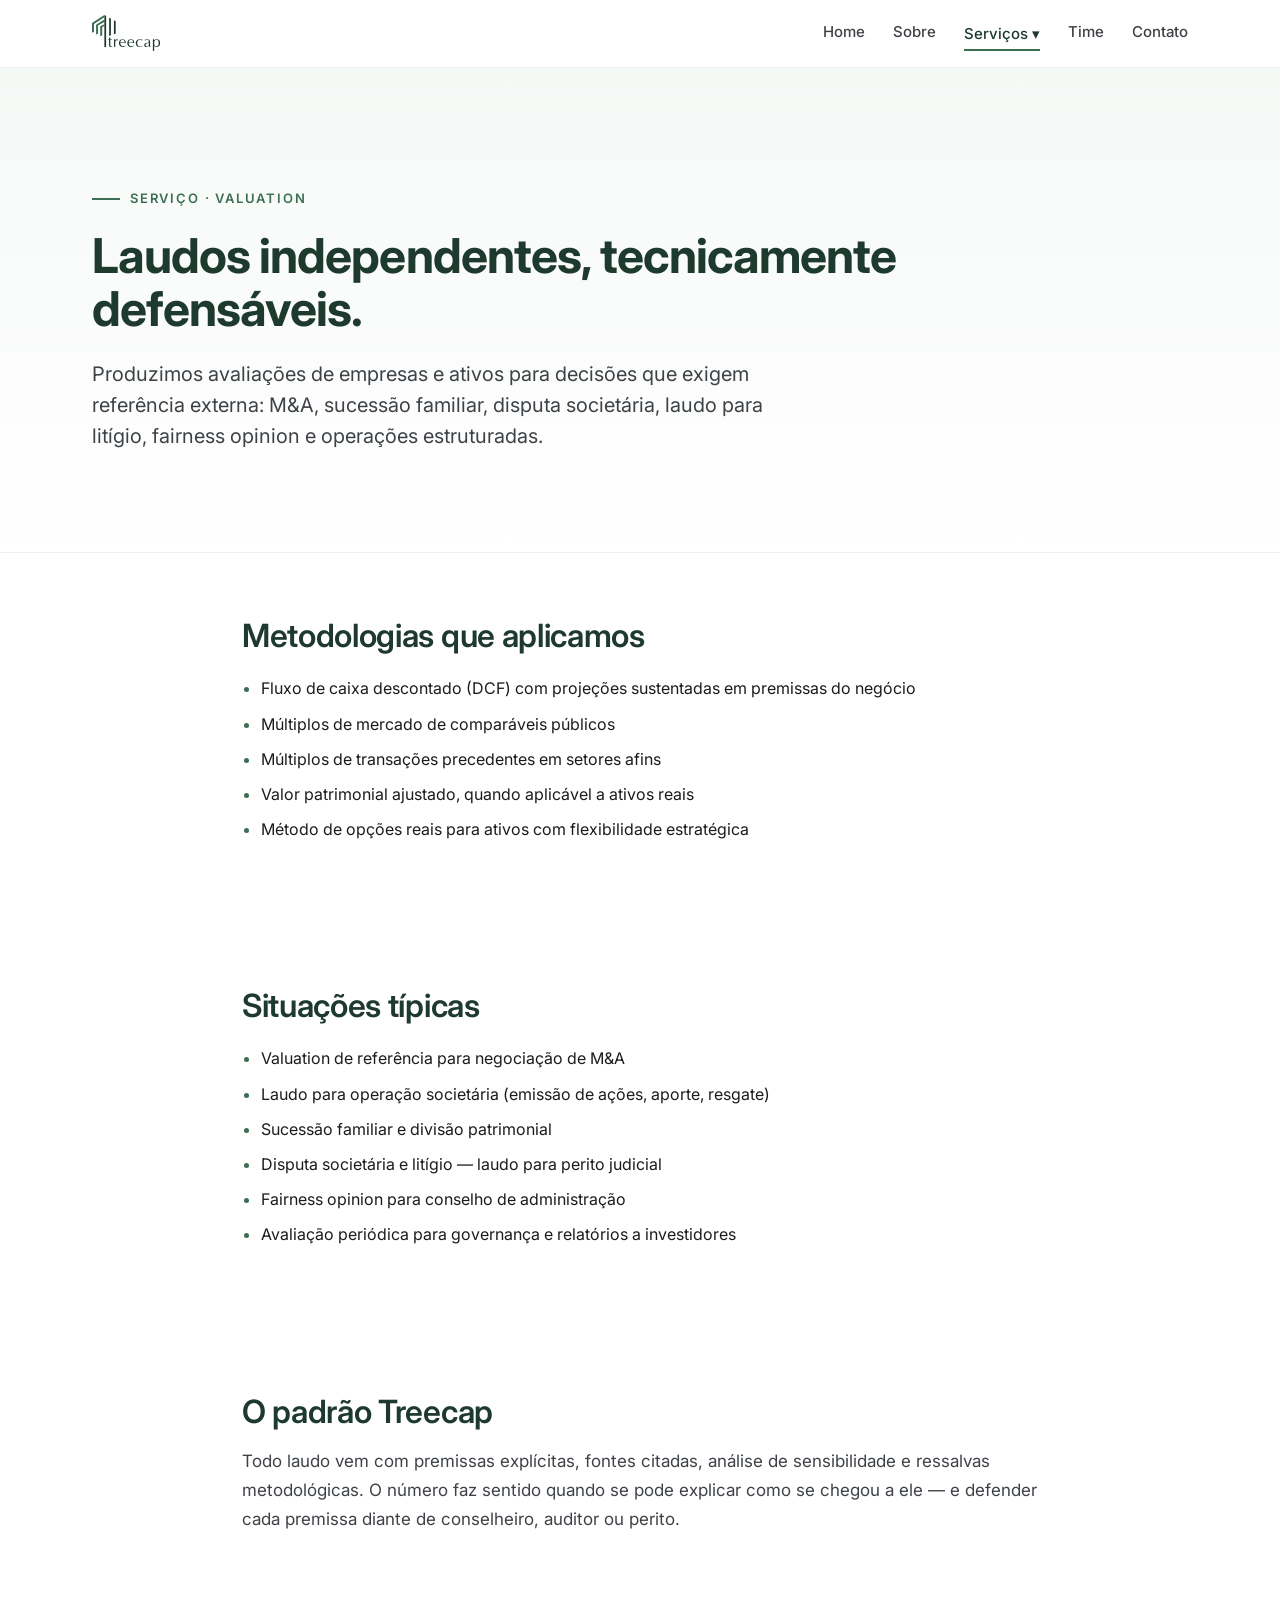
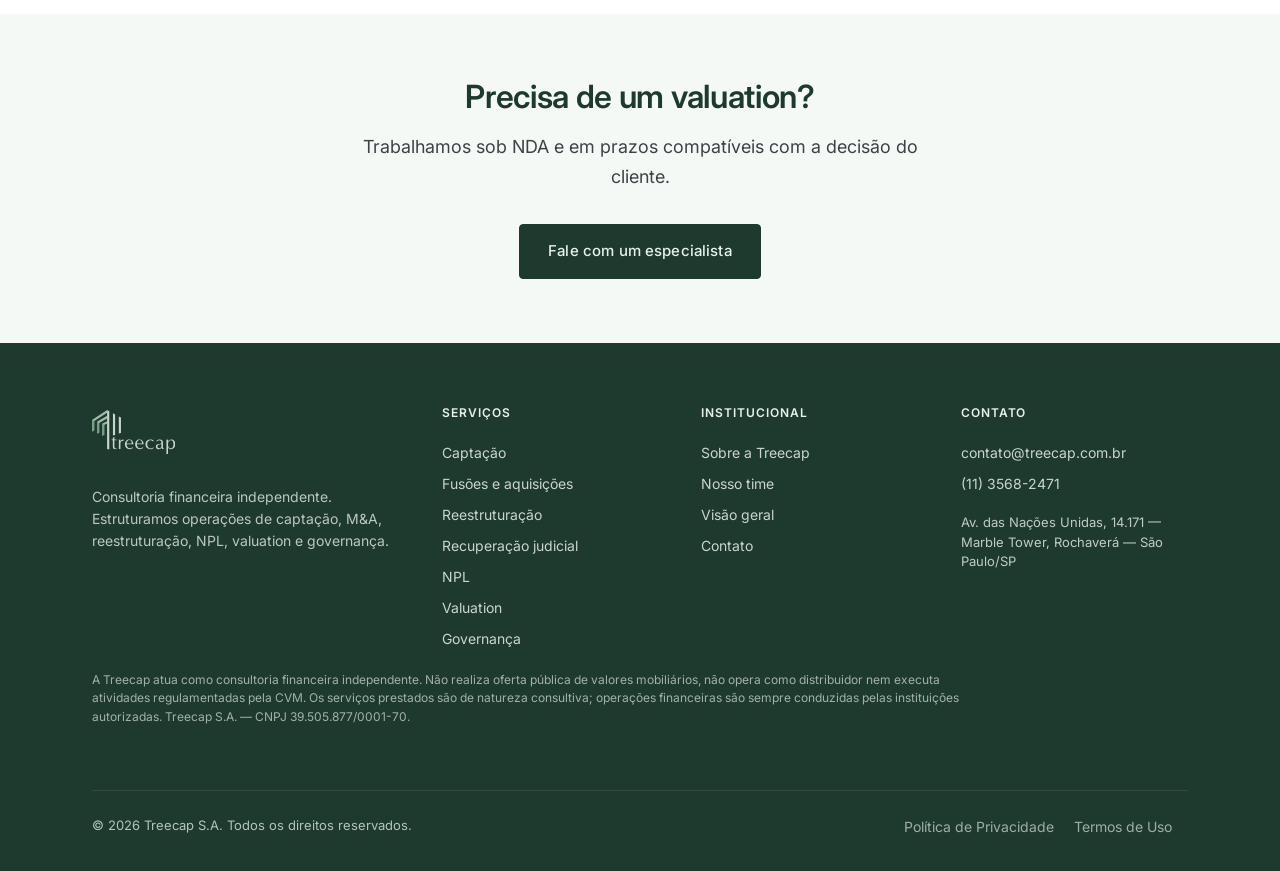
<file: valuation.html>
<!DOCTYPE html>
<html lang="pt-BR">
<head>
<meta charset="UTF-8" />
<meta name="viewport" content="width=device-width, initial-scale=1.0" />
<title>Valuation — Treecap</title>
<meta name="description" content="Laudos independentes de avaliação para M&A, sucessão, disputa societária e operações estruturadas." />
<link rel="icon" type="image/svg+xml" href="assets/favicon.svg" />
<link rel="stylesheet" href="styles.css" />
<link rel="preconnect" href="https://fonts.googleapis.com">
<link rel="preconnect" href="https://fonts.gstatic.com" crossorigin>
<link href="https://fonts.googleapis.com/css2?family=Inter:wght@400;500;600;700&family=Source+Serif+Pro:ital,wght@0,400;0,600;1,400&display=swap" rel="stylesheet">
</head>
<body>

<header class="navbar">
  <div class="navbar-inner">
    <a class="brand" href="index.html" aria-label="Treecap — voltar para a home">
      <span class="brand-logo"><svg width="367" height="194" viewBox="0 0 367 194" fill="none" xmlns="http://www.w3.org/2000/svg">
<path d="M91.8601 122.051L98.7343 119.4V130.544H107.835C107.712 131.354 107.663 131.944 107.663 132.361C107.663 132.778 107.712 133.245 107.835 133.834H98.7343V158.308C98.7343 161.818 99.0279 164.322 99.5905 165.819C100.569 168.299 102.404 169.526 105.095 169.526C105.731 169.526 106.416 169.428 107.199 169.256C107.981 169.084 108.569 168.961 108.96 168.912V170.974C107.59 171.49 106.342 171.883 105.266 172.128C104.165 172.398 102.991 172.521 101.743 172.521C98.294 172.521 95.8476 171.588 94.3553 169.747C92.6918 167.685 91.8601 164.076 91.8601 158.946V133.785H86.5271C86.6494 133.441 86.6983 132.901 86.6983 132.14C86.6983 131.453 86.6494 130.913 86.5271 130.495H91.8601V122.002V122.051Z" fill="#D6D6BB"/>
<path d="M118.427 171.932V130.618L121.877 130.888L125.326 130.544V139.259L125.766 138.228C127.308 135.748 128.922 133.858 130.586 132.533C132.592 130.913 134.598 130.127 136.604 130.127C137.753 130.127 138.634 130.274 139.27 130.569L138.071 137.81C137.778 137.761 137.191 137.516 136.261 137.074C135.332 136.632 134.598 136.436 134.035 136.436C133.056 136.436 132.053 136.632 131.026 137C129.999 137.369 129.167 137.909 128.531 138.596C127.21 140.142 126.353 141.738 125.962 143.334C125.571 144.929 125.35 147.016 125.35 149.544V171.883L121.901 171.613L118.452 171.956L118.427 171.932Z" fill="#D6D6BB"/>
<path d="M180.393 163.045L180.295 167.489C178.069 169.084 175.721 170.312 173.25 171.195C170.779 172.079 168.21 172.521 165.519 172.521C159.452 172.521 154.535 170.631 150.817 166.826C147.098 163.021 145.239 157.866 145.239 151.312C145.239 144.757 146.903 140.02 150.23 136.215C153.777 132.14 158.67 130.102 164.932 130.102C170.021 130.102 174.131 131.796 177.213 135.208C180.662 138.964 182.375 144.34 182.375 151.312L164.932 151.042H152.823C152.823 156.197 153.997 160.37 156.346 163.561C158.988 167.12 162.755 168.888 167.697 168.888C170.339 168.888 172.883 168.2 175.354 166.85C177.017 165.942 178.705 164.666 180.418 163.021L180.393 163.045ZM152.798 147.875H175.672C175.672 143.432 174.962 139.946 173.519 137.467C171.733 134.349 168.871 132.778 164.932 132.778C160.994 132.778 158.058 134.374 155.832 137.54C153.826 140.363 152.823 143.825 152.823 147.875H152.798Z" fill="#D6D6BB"/>
<path d="M225.43 163.045L225.332 167.489C223.106 169.084 220.758 170.312 218.287 171.195C215.816 172.079 213.248 172.521 210.557 172.521C204.49 172.521 199.572 170.631 195.854 166.826C192.136 163.021 190.276 157.866 190.276 151.312C190.276 144.757 191.94 140.02 195.267 136.215C198.814 132.14 203.707 130.102 209.969 130.102C215.058 130.102 219.168 131.796 222.25 135.208C225.699 138.964 227.412 144.34 227.412 151.312L209.969 151.042H197.86C197.86 156.197 199.034 160.37 201.383 163.561C204.025 167.12 207.792 168.888 212.734 168.888C215.376 168.888 217.92 168.2 220.391 166.85C222.054 165.942 223.742 164.666 225.455 163.021L225.43 163.045ZM197.836 147.875H220.709C220.709 143.432 219.999 139.946 218.556 137.467C216.77 134.349 213.908 132.778 209.969 132.778C206.031 132.778 203.095 134.374 200.869 137.54C198.863 140.363 197.86 143.825 197.86 147.875H197.836Z" fill="#D6D6BB"/>
<path d="M271.764 133.637L269.782 139.332H269.097C268.755 138.866 268.388 138.375 267.972 137.835C267.556 137.295 267.165 136.853 266.773 136.509C265.795 135.429 264.547 134.57 262.982 133.956C261.44 133.343 259.85 133.048 258.26 133.048C253.563 133.048 249.869 134.865 247.178 138.473C244.707 141.812 243.484 145.887 243.484 150.723C243.484 156.246 244.928 160.762 247.814 164.297C250.701 167.832 254.468 169.6 259.116 169.6C261.465 169.6 263.618 169.084 265.55 168.053C267.043 167.243 268.853 165.893 270.957 164.003L271.47 164.273L271.03 168.25C267.14 171.122 262.761 172.57 257.869 172.57C250.872 172.57 245.417 170.532 241.454 166.458C237.735 162.604 235.876 157.522 235.876 151.189C235.876 144.856 237.931 139.48 242.065 135.748C246.2 132.017 251.557 130.152 258.138 130.152C260.78 130.152 263.177 130.422 265.355 130.962C267.532 131.502 269.66 132.41 271.715 133.686L271.764 133.637Z" fill="#D6D6BB"/>
<path d="M312.936 144.586V167.096C313.107 168.299 313.89 168.912 315.26 168.912C315.994 168.912 316.826 168.79 317.755 168.569V170.459C317.462 170.582 317.046 170.729 316.508 170.925C315.969 171.122 315.382 171.293 314.722 171.392C314.061 171.514 313.278 171.563 312.373 171.563C310.734 171.563 309.364 171.171 308.312 170.361C307.26 169.551 306.624 168.2 306.404 166.31L305.621 167.096C302.001 170.729 297.744 172.521 292.851 172.521C289.696 172.521 286.98 171.539 284.754 169.6C282.503 167.636 281.403 165.107 281.403 162.014C281.403 157.645 283.042 154.503 286.295 152.613C288.301 151.459 291.971 150.452 297.304 149.593C301.022 148.955 303.371 148.39 304.349 147.875C305.719 147.139 306.404 145.788 306.404 143.825C306.404 140.609 305.523 138.13 303.787 136.362C302.05 134.619 299.554 133.736 296.35 133.736C293.61 133.736 291.188 134.472 289.133 135.969C287.518 137.123 286.515 138.351 286.124 139.676H285.17V134.84C287.396 133.294 289.647 132.115 291.922 131.305C294.172 130.495 296.545 130.102 299.016 130.102C308.288 130.102 312.936 134.938 312.936 144.586ZM306.062 162.947V150.354L303.053 150.968C298.062 151.95 294.906 152.711 293.61 153.3C290.16 154.847 288.448 157.35 288.448 160.812C288.448 163.463 289.182 165.476 290.674 166.85C292.166 168.225 294.221 168.912 296.863 168.912C297.94 168.912 299.163 168.593 300.484 167.93C301.805 167.268 302.881 166.507 303.738 165.647C304.202 165.255 304.692 164.764 305.23 164.224C305.768 163.684 306.037 163.266 306.037 162.972L306.062 162.947Z" fill="#D6D6BB"/>
<path d="M335.026 194L331.577 193.656L328.128 194V130.618L331.577 130.888L335.026 130.618V139.332C336.983 135.871 338.916 133.564 340.873 132.336C343.344 130.839 346.28 130.102 349.729 130.102C355.062 130.102 359.319 132.091 362.548 136.043C365.532 139.725 367.024 144.316 367.024 149.839C367.024 156.786 365.312 162.309 361.912 166.408C358.511 170.483 354.01 172.521 348.457 172.521C345.423 172.521 342.83 171.833 340.677 170.459C338.525 169.084 336.714 166.998 335.222 164.248L335.051 194H335.026ZM335.026 152.343C335.026 157.228 336.029 161.131 338.035 164.076C340.262 167.292 343.466 168.912 347.649 168.912C351.833 168.912 354.695 167.047 356.75 163.315C358.536 160.026 359.416 155.681 359.416 150.207C359.416 145.273 358.609 141.345 357.019 138.473C355.013 134.84 351.857 133.048 347.576 133.048C343.295 133.048 339.772 135.257 337.595 139.701C335.883 143.162 335.026 147.384 335.026 152.367V152.343Z" fill="#D6D6BB"/>
<path d="M44.3277 70.5745L66.6139 59.3316V49.3408L44.3277 61.05V70.5745Z" fill="#A89C7A"/>
<path d="M22.066 62.351L66.6138 37.4106V24.8668L22.066 52.1883V62.351Z" fill="#A89C7A"/>
<path d="M76.1056 173.675L66.6138 172.153V0L76.1056 5.08136V173.675Z" fill="#D6D6BB"/>
<path d="M101.89 109.703L92.3983 112.772V14.2867L101.89 19.2944V109.703Z" fill="#D6D6BB"/>
<path d="M127.675 100.989L118.183 104.156V28.2543L127.675 33.4339V100.989Z" fill="#D6D6BB"/>
<path d="M0 54.6185L66.6138 12.5438V0L0 43.5721V54.6185Z" fill="#A89C7A"/>
<path d="M10.7639 90.5562L0 95.9813V43.5721L10.7639 47.8188V90.5562Z" fill="#66644F"/>
<path d="M32.6342 100.449L22.066 104.909V52.1883L32.6342 56.3614V100.449Z" fill="#66644F"/>
<path d="M54.9204 110.268L44.3277 114.269V61.05L54.9204 65.2231V110.268Z" fill="#66644F"/>
</svg>
</span>
    </a>
    <nav class="nav-links">
      <a href="index.html" class="">Home</a>
      <a href="sobre.html" class="">Sobre</a>
      <div class="dropdown">
      <a href="servicos.html" class=" active">Serviços <span aria-hidden="true">▾</span></a>
      <div class="dropdown-panel"><a href="servicos.html">Visão geral dos serviços</a><a href="captacao-de-recursos.html">Captação de recursos</a><a href="fusoes-e-aquisicoes.html">Fusões e aquisições</a><a href="reestruturacao-financeira.html">Reestruturação financeira</a><a href="recuperacao-judicial.html">Recuperação judicial</a><a href="npl-e-recomposicao-de-divida.html">NPL e recomposição de dívida</a><a href="valuation.html">Valuation</a><a href="governanca-corporativa.html">Governança corporativa</a></div>
    </div>
      <a href="time.html" class="">Time</a>
      <a href="contato.html" class="">Contato</a>
    </nav>
  </div>
</header>
<main>

<section class="hero reveal">
  <div class="container">
    <div class="eyebrow">Serviço · Valuation</div>
    <h1>Laudos independentes, tecnicamente defensáveis.</h1>
    <p class="lead">Produzimos avaliações de empresas e ativos para decisões que exigem referência externa: M&A, sucessão familiar, disputa societária, laudo para litígio, fairness opinion e operações estruturadas.</p>
    
  </div>
</section>

<section class="tight reveal">
  <div class="container-narrow">
    <h2 class="mt-0">Metodologias que aplicamos</h2>
    <ul class="big-list">
      <li>Fluxo de caixa descontado (DCF) com projeções sustentadas em premissas do negócio</li><li>Múltiplos de mercado de comparáveis públicos</li><li>Múltiplos de transações precedentes em setores afins</li><li>Valor patrimonial ajustado, quando aplicável a ativos reais</li><li>Método de opções reais para ativos com flexibilidade estratégica</li>
    </ul>
  </div>
</section>

<section class="tight reveal">
  <div class="container-narrow">
    <h2 class="mt-0">Situações típicas</h2>
    <ul class="big-list">
      <li>Valuation de referência para negociação de M&A</li><li>Laudo para operação societária (emissão de ações, aporte, resgate)</li><li>Sucessão familiar e divisão patrimonial</li><li>Disputa societária e litígio — laudo para perito judicial</li><li>Fairness opinion para conselho de administração</li><li>Avaliação periódica para governança e relatórios a investidores</li>
    </ul>
  </div>
</section>

<section class="tight reveal">
  <div class="container-narrow">
    <h2 class="mt-0">O padrão Treecap</h2>
    <p class="body-text">Todo laudo vem com premissas explícitas, fontes citadas, análise de sensibilidade e ressalvas metodológicas. O número faz sentido quando se pode explicar como se chegou a ele — e defender cada premissa diante de conselheiro, auditor ou perito.</p>
  </div>
</section>

<section class="bg-light tight reveal">
  <div class="container-narrow center">
    <h2 class="mt-0">Precisa de um valuation?</h2>
    <p class="cta-band-body">Trabalhamos sob NDA e em prazos compatíveis com a decisão do cliente.</p>
    <a href="contato.html" class="btn">Fale com um especialista</a>
  </div>
</section>
</main>

<footer class="footer">
  <div class="container">
    <div class="footer-grid">
      <div>
        <a class="brand brand-footer" href="index.html" aria-label="Treecap — home">
          <span class="brand-logo"><svg width="367" height="194" viewBox="0 0 367 194" fill="none" xmlns="http://www.w3.org/2000/svg">
<path d="M91.8601 122.051L98.7343 119.4V130.544H107.835C107.712 131.354 107.663 131.944 107.663 132.361C107.663 132.778 107.712 133.245 107.835 133.834H98.7343V158.308C98.7343 161.818 99.0279 164.322 99.5905 165.819C100.569 168.299 102.404 169.526 105.095 169.526C105.731 169.526 106.416 169.428 107.199 169.256C107.981 169.084 108.569 168.961 108.96 168.912V170.974C107.59 171.49 106.342 171.883 105.266 172.128C104.165 172.398 102.991 172.521 101.743 172.521C98.294 172.521 95.8476 171.588 94.3553 169.747C92.6918 167.685 91.8601 164.076 91.8601 158.946V133.785H86.5271C86.6494 133.441 86.6983 132.901 86.6983 132.14C86.6983 131.453 86.6494 130.913 86.5271 130.495H91.8601V122.002V122.051Z" fill="#D6D6BB"/>
<path d="M118.427 171.932V130.618L121.877 130.888L125.326 130.544V139.259L125.766 138.228C127.308 135.748 128.922 133.858 130.586 132.533C132.592 130.913 134.598 130.127 136.604 130.127C137.753 130.127 138.634 130.274 139.27 130.569L138.071 137.81C137.778 137.761 137.191 137.516 136.261 137.074C135.332 136.632 134.598 136.436 134.035 136.436C133.056 136.436 132.053 136.632 131.026 137C129.999 137.369 129.167 137.909 128.531 138.596C127.21 140.142 126.353 141.738 125.962 143.334C125.571 144.929 125.35 147.016 125.35 149.544V171.883L121.901 171.613L118.452 171.956L118.427 171.932Z" fill="#D6D6BB"/>
<path d="M180.393 163.045L180.295 167.489C178.069 169.084 175.721 170.312 173.25 171.195C170.779 172.079 168.21 172.521 165.519 172.521C159.452 172.521 154.535 170.631 150.817 166.826C147.098 163.021 145.239 157.866 145.239 151.312C145.239 144.757 146.903 140.02 150.23 136.215C153.777 132.14 158.67 130.102 164.932 130.102C170.021 130.102 174.131 131.796 177.213 135.208C180.662 138.964 182.375 144.34 182.375 151.312L164.932 151.042H152.823C152.823 156.197 153.997 160.37 156.346 163.561C158.988 167.12 162.755 168.888 167.697 168.888C170.339 168.888 172.883 168.2 175.354 166.85C177.017 165.942 178.705 164.666 180.418 163.021L180.393 163.045ZM152.798 147.875H175.672C175.672 143.432 174.962 139.946 173.519 137.467C171.733 134.349 168.871 132.778 164.932 132.778C160.994 132.778 158.058 134.374 155.832 137.54C153.826 140.363 152.823 143.825 152.823 147.875H152.798Z" fill="#D6D6BB"/>
<path d="M225.43 163.045L225.332 167.489C223.106 169.084 220.758 170.312 218.287 171.195C215.816 172.079 213.248 172.521 210.557 172.521C204.49 172.521 199.572 170.631 195.854 166.826C192.136 163.021 190.276 157.866 190.276 151.312C190.276 144.757 191.94 140.02 195.267 136.215C198.814 132.14 203.707 130.102 209.969 130.102C215.058 130.102 219.168 131.796 222.25 135.208C225.699 138.964 227.412 144.34 227.412 151.312L209.969 151.042H197.86C197.86 156.197 199.034 160.37 201.383 163.561C204.025 167.12 207.792 168.888 212.734 168.888C215.376 168.888 217.92 168.2 220.391 166.85C222.054 165.942 223.742 164.666 225.455 163.021L225.43 163.045ZM197.836 147.875H220.709C220.709 143.432 219.999 139.946 218.556 137.467C216.77 134.349 213.908 132.778 209.969 132.778C206.031 132.778 203.095 134.374 200.869 137.54C198.863 140.363 197.86 143.825 197.86 147.875H197.836Z" fill="#D6D6BB"/>
<path d="M271.764 133.637L269.782 139.332H269.097C268.755 138.866 268.388 138.375 267.972 137.835C267.556 137.295 267.165 136.853 266.773 136.509C265.795 135.429 264.547 134.57 262.982 133.956C261.44 133.343 259.85 133.048 258.26 133.048C253.563 133.048 249.869 134.865 247.178 138.473C244.707 141.812 243.484 145.887 243.484 150.723C243.484 156.246 244.928 160.762 247.814 164.297C250.701 167.832 254.468 169.6 259.116 169.6C261.465 169.6 263.618 169.084 265.55 168.053C267.043 167.243 268.853 165.893 270.957 164.003L271.47 164.273L271.03 168.25C267.14 171.122 262.761 172.57 257.869 172.57C250.872 172.57 245.417 170.532 241.454 166.458C237.735 162.604 235.876 157.522 235.876 151.189C235.876 144.856 237.931 139.48 242.065 135.748C246.2 132.017 251.557 130.152 258.138 130.152C260.78 130.152 263.177 130.422 265.355 130.962C267.532 131.502 269.66 132.41 271.715 133.686L271.764 133.637Z" fill="#D6D6BB"/>
<path d="M312.936 144.586V167.096C313.107 168.299 313.89 168.912 315.26 168.912C315.994 168.912 316.826 168.79 317.755 168.569V170.459C317.462 170.582 317.046 170.729 316.508 170.925C315.969 171.122 315.382 171.293 314.722 171.392C314.061 171.514 313.278 171.563 312.373 171.563C310.734 171.563 309.364 171.171 308.312 170.361C307.26 169.551 306.624 168.2 306.404 166.31L305.621 167.096C302.001 170.729 297.744 172.521 292.851 172.521C289.696 172.521 286.98 171.539 284.754 169.6C282.503 167.636 281.403 165.107 281.403 162.014C281.403 157.645 283.042 154.503 286.295 152.613C288.301 151.459 291.971 150.452 297.304 149.593C301.022 148.955 303.371 148.39 304.349 147.875C305.719 147.139 306.404 145.788 306.404 143.825C306.404 140.609 305.523 138.13 303.787 136.362C302.05 134.619 299.554 133.736 296.35 133.736C293.61 133.736 291.188 134.472 289.133 135.969C287.518 137.123 286.515 138.351 286.124 139.676H285.17V134.84C287.396 133.294 289.647 132.115 291.922 131.305C294.172 130.495 296.545 130.102 299.016 130.102C308.288 130.102 312.936 134.938 312.936 144.586ZM306.062 162.947V150.354L303.053 150.968C298.062 151.95 294.906 152.711 293.61 153.3C290.16 154.847 288.448 157.35 288.448 160.812C288.448 163.463 289.182 165.476 290.674 166.85C292.166 168.225 294.221 168.912 296.863 168.912C297.94 168.912 299.163 168.593 300.484 167.93C301.805 167.268 302.881 166.507 303.738 165.647C304.202 165.255 304.692 164.764 305.23 164.224C305.768 163.684 306.037 163.266 306.037 162.972L306.062 162.947Z" fill="#D6D6BB"/>
<path d="M335.026 194L331.577 193.656L328.128 194V130.618L331.577 130.888L335.026 130.618V139.332C336.983 135.871 338.916 133.564 340.873 132.336C343.344 130.839 346.28 130.102 349.729 130.102C355.062 130.102 359.319 132.091 362.548 136.043C365.532 139.725 367.024 144.316 367.024 149.839C367.024 156.786 365.312 162.309 361.912 166.408C358.511 170.483 354.01 172.521 348.457 172.521C345.423 172.521 342.83 171.833 340.677 170.459C338.525 169.084 336.714 166.998 335.222 164.248L335.051 194H335.026ZM335.026 152.343C335.026 157.228 336.029 161.131 338.035 164.076C340.262 167.292 343.466 168.912 347.649 168.912C351.833 168.912 354.695 167.047 356.75 163.315C358.536 160.026 359.416 155.681 359.416 150.207C359.416 145.273 358.609 141.345 357.019 138.473C355.013 134.84 351.857 133.048 347.576 133.048C343.295 133.048 339.772 135.257 337.595 139.701C335.883 143.162 335.026 147.384 335.026 152.367V152.343Z" fill="#D6D6BB"/>
<path d="M44.3277 70.5745L66.6139 59.3316V49.3408L44.3277 61.05V70.5745Z" fill="#A89C7A"/>
<path d="M22.066 62.351L66.6138 37.4106V24.8668L22.066 52.1883V62.351Z" fill="#A89C7A"/>
<path d="M76.1056 173.675L66.6138 172.153V0L76.1056 5.08136V173.675Z" fill="#D6D6BB"/>
<path d="M101.89 109.703L92.3983 112.772V14.2867L101.89 19.2944V109.703Z" fill="#D6D6BB"/>
<path d="M127.675 100.989L118.183 104.156V28.2543L127.675 33.4339V100.989Z" fill="#D6D6BB"/>
<path d="M0 54.6185L66.6138 12.5438V0L0 43.5721V54.6185Z" fill="#A89C7A"/>
<path d="M10.7639 90.5562L0 95.9813V43.5721L10.7639 47.8188V90.5562Z" fill="#66644F"/>
<path d="M32.6342 100.449L22.066 104.909V52.1883L32.6342 56.3614V100.449Z" fill="#66644F"/>
<path d="M54.9204 110.268L44.3277 114.269V61.05L54.9204 65.2231V110.268Z" fill="#66644F"/>
</svg>
</span>
        </a>
        <p class="footer-tagline">Consultoria financeira independente. Estruturamos operações de captação, M&A, reestruturação, NPL, valuation e governança.</p>
      </div>
      <div>
        <h4>Serviços</h4>
        <a href="captacao-de-recursos.html">Captação</a>
        <a href="fusoes-e-aquisicoes.html">Fusões e aquisições</a>
        <a href="reestruturacao-financeira.html">Reestruturação</a>
        <a href="recuperacao-judicial.html">Recuperação judicial</a>
        <a href="npl-e-recomposicao-de-divida.html">NPL</a>
        <a href="valuation.html">Valuation</a>
        <a href="governanca-corporativa.html">Governança</a>
      </div>
      <div>
        <h4>Institucional</h4>
        <a href="sobre.html">Sobre a Treecap</a>
        <a href="time.html">Nosso time</a>
        <a href="servicos.html">Visão geral</a>
        <a href="contato.html">Contato</a>
      </div>
      <div>
        <h4>Contato</h4>
        <a href="mailto:contato@treecap.com.br">contato@treecap.com.br</a>
        <a href="tel:+551135682471">(11) 3568-2471</a>
        <div class="footer-address">Av. das Nações Unidas, 14.171 — Marble Tower, Rochaverá — São Paulo/SP</div>
      </div>
    </div>
    <div class="footer-disclaimer">
      A Treecap atua como consultoria financeira independente. Não realiza oferta pública de valores mobiliários, não opera como distribuidor nem executa atividades regulamentadas pela CVM. Os serviços prestados são de natureza consultiva; operações financeiras são sempre conduzidas pelas instituições autorizadas. Treecap S.A. — CNPJ 39.505.877/0001-70.
    </div>
    <div class="footer-bottom">
      <div>© 2026 Treecap S.A. Todos os direitos reservados.</div>
      <div>
        <a href="politica-de-privacidade.html" class="inline">Política de Privacidade</a>
        <a href="termos-de-uso.html" class="inline">Termos de Uso</a>
      </div>
    </div>
  </div>
</footer>

<script>
(function() {
  if (!('IntersectionObserver' in window)) {
    document.querySelectorAll('.reveal').forEach(el => el.classList.add('is-visible'));
    return;
  }
  var io = new IntersectionObserver(function(entries) {
    entries.forEach(function(entry) {
      if (entry.isIntersecting) {
        entry.target.classList.add('is-visible');
        io.unobserve(entry.target);
      }
    });
  }, { threshold: 0.12, rootMargin: '0px 0px -60px 0px' });
  document.querySelectorAll('.reveal').forEach(function(el) { io.observe(el); });
})();
</script>
</body>
</html>
</file>
<file: styles.css>
/* ==========================================================================
   Treecap — Design System
   Paleta verde institucional do Manual da Marca v1.0.
   Logo oficial preservada; ornamentos decorativos removidos.
   ========================================================================== */

:root {
  /* --- Paleta primária (Manual da Marca v1.0) --- */
  --green-dark:  #1E3A2F;
  --green-mid:   #3B6E52;
  --green-light: #E8F0EA;
  --green-pale:  #F5F9F6;

  /* --- Aliases (continuidade com classes que herdaram nomes da v2) --- */
  --olive-deep:  var(--green-dark);
  --olive-dark:  #2A4A3B;
  --olive:       var(--green-mid);
  --olive-soft:  #6E9580;
  --gold:        var(--green-mid);
  --gold-soft:   var(--green-light);
  --cream:       var(--green-light);
  --cream-pale:  var(--green-pale);

  /* --- Neutros --- */
  --grey-900: #1A1C1E;
  --grey-700: #3E4247;
  --grey-500: #6B6F72;
  --grey-300: #C7CACC;
  --grey-100: #EEF0F1;
  --white:    #FFFFFF;
  --red-warn: #9A2A2A;

  /* --- Tipografia --- */
  --font-sans:  "Inter", "Helvetica Neue", Arial, sans-serif;
  --font-serif: "Source Serif Pro", "Georgia", "Times New Roman", serif;

  /* --- Layout --- */
  --container:        1160px;
  --container-narrow: 860px;
  --space-xs: 8px;
  --space-sm: 16px;
  --space-md: 32px;
  --space-lg: 64px;
  --space-xl: 96px;

  --radius:    4px;
  --radius-lg: 10px;
  --shadow-sm: 0 1px 3px rgba(44,42,34,0.08);
  --shadow-md: 0 8px 32px rgba(44,42,34,0.12);
  --shadow-lg: 0 16px 48px rgba(44,42,34,0.14);

  /* --- Animação --- */
  --ease:     cubic-bezier(0.25, 0.46, 0.45, 0.94);
  --duration: 700ms;
}

* { box-sizing: border-box; }

html { scroll-behavior: smooth; }

body {
  margin: 0;
  padding: 0;
  font-family: var(--font-sans);
  font-size: 17px;
  line-height: 1.65;
  color: var(--grey-900);
  background: var(--white);
  -webkit-font-smoothing: antialiased;
  -moz-osx-font-smoothing: grayscale;
}

main { display: block; }

h1, h2, h3, h4 {
  font-family: var(--font-sans);
  color: var(--olive-deep);
  margin: 0 0 var(--space-sm) 0;
  line-height: 1.2;
  font-weight: 600;
  letter-spacing: -0.01em;
}

h1 { font-size: 48px; line-height: 1.1; letter-spacing: -0.02em; font-weight: 700; }
h2 { font-size: 32px; margin-top: var(--space-lg); }
h3 { font-size: 22px; margin-top: var(--space-md); font-weight: 600; }
h4 { font-size: 17px; font-weight: 600; color: var(--olive); text-transform: uppercase; letter-spacing: 0.08em; margin-top: var(--space-md); }

p { margin: 0 0 var(--space-sm) 0; }

a { color: var(--olive); text-decoration: none; transition: color .15s ease; }
a:hover { color: var(--olive-deep); text-decoration: underline; text-underline-offset: 3px; }

hr { border: 0; border-top: 1px solid var(--grey-100); margin: var(--space-lg) 0; }

ul { padding-left: 1.2em; margin: 0 0 var(--space-sm) 0; }
ul li { margin-bottom: 8px; }
ul li::marker { color: var(--gold); }

/* ---------- Layout ---------- */

.container         { max-width: var(--container); margin: 0 auto; padding: 0 var(--space-md); }
.container-narrow  { max-width: var(--container-narrow); margin: 0 auto; padding: 0 var(--space-md); }

section { padding: var(--space-xl) 0; position: relative; overflow: hidden; }
section.tight { padding: var(--space-lg) 0; }
section.bg-light { background: var(--green-pale); }
section.bg-dark  { background: var(--olive-deep); color: var(--cream); }
section.bg-dark h1, section.bg-dark h2, section.bg-dark h3 { color: var(--white); }
section.bg-dark h4 { color: var(--cream); }
section.bg-dark a  { color: var(--cream); border-bottom: 1px solid var(--gold); }

.grid { display: grid; gap: var(--space-md); }
.grid-2 { grid-template-columns: repeat(2, 1fr); }
.grid-3 { grid-template-columns: repeat(3, 1fr); }
.grid-4 { grid-template-columns: repeat(4, 1fr); }
.gap-48 { gap: 48px; }
.gap-56 { gap: 56px; }

@media (max-width: 860px) {
  .grid-2, .grid-3, .grid-4 { grid-template-columns: 1fr; }
  h1 { font-size: 34px; }
  h2 { font-size: 26px; }
  section { padding: var(--space-lg) 0; }
}

/* ---------- Scroll-reveal ---------- */

.reveal {
  opacity: 0;
  transform: translateY(20px);
  transition: opacity var(--duration) var(--ease), transform var(--duration) var(--ease);
  will-change: opacity, transform;
}
.reveal.is-visible {
  opacity: 1;
  transform: translateY(0);
}
@media (prefers-reduced-motion: reduce) {
  .reveal { opacity: 1; transform: none; transition: none; }
}

/* ---------- Navbar ---------- */

.navbar {
  position: sticky;
  top: 0;
  z-index: 100;
  background: rgba(255,255,255,0.96);
  backdrop-filter: blur(12px);
  -webkit-backdrop-filter: blur(12px);
  border-bottom: 1px solid var(--grey-100);
}
.navbar-inner {
  display: flex;
  align-items: center;
  justify-content: space-between;
  max-width: var(--container);
  margin: 0 auto;
  padding: 14px var(--space-md);
}
.brand {
  display: inline-flex;
  align-items: center;
  text-decoration: none;
  line-height: 1;
}
.brand:hover { text-decoration: none; }
.brand-logo {
  display: inline-flex;
  align-items: center;
  height: 36px;
}
.brand-logo svg {
  height: 100%;
  width: auto;
  display: block;
}
/* Logo no navbar usa a paleta verde institucional (sobre fundo claro) */
.navbar .brand-logo svg path[fill="#D6D6BB"] { fill: var(--green-dark); }
.navbar .brand-logo svg path[fill="#A89C7A"] { fill: var(--green-mid); }
.navbar .brand-logo svg path[fill="#66644F"] { fill: var(--green-mid); }
/* Logo no rodapé (sobre verde-dark) usa creme + dois tons claros */
.footer .brand-logo svg path[fill="#D6D6BB"] { fill: var(--green-light); }
.footer .brand-logo svg path[fill="#A89C7A"] { fill: #B8D4C0; }
.footer .brand-logo svg path[fill="#66644F"] { fill: #87B098; }

.nav-links { display: flex; gap: 28px; align-items: center; }
.nav-links a {
  color: var(--grey-700);
  font-size: 15px;
  font-weight: 500;
  text-decoration: none;
  padding: 6px 0;
  border-bottom: 2px solid transparent;
  transition: color .15s, border-color .15s;
}
.nav-links a:hover, .nav-links a.active {
  color: var(--olive-deep);
  border-bottom-color: var(--gold);
  text-decoration: none;
}

.dropdown { position: relative; }
.dropdown-panel {
  position: absolute;
  top: 100%;
  left: 50%;
  transform: translateX(-50%);
  min-width: 280px;
  background: var(--white);
  box-shadow: var(--shadow-md);
  padding: 10px 0;
  border-radius: var(--radius);
  border: 1px solid var(--grey-100);
  opacity: 0;
  visibility: hidden;
  transform: translateX(-50%) translateY(6px);
  transition: all .15s ease;
  margin-top: 8px;
}
.dropdown:hover .dropdown-panel { opacity: 1; visibility: visible; transform: translateX(-50%) translateY(0); }
.dropdown-panel a {
  display: block;
  padding: 10px 20px;
  border-bottom: none;
  color: var(--grey-700);
  font-size: 15px;
}
.dropdown-panel a:hover { background: var(--green-pale); color: var(--olive-deep); text-decoration: none; }

@media (max-width: 860px) {
  .nav-links { display: none; }
}

/* ---------- Buttons ---------- */

.btn {
  display: inline-block;
  padding: 14px 28px;
  background: var(--olive-deep);
  color: var(--cream);
  font-weight: 500;
  font-size: 15px;
  text-decoration: none;
  border-radius: var(--radius);
  border: 1px solid var(--olive-deep);
  transition: all .2s var(--ease);
  cursor: pointer;
  letter-spacing: 0.01em;
}
.btn:hover {
  background: var(--olive);
  border-color: var(--olive);
  color: var(--white);
  text-decoration: none;
  transform: translateY(-1px);
  box-shadow: var(--shadow-sm);
}
.btn-sm { padding: 10px 18px; font-size: 14px; }
.btn-ghost {
  background: transparent;
  color: var(--olive-deep);
  border: 1px solid var(--olive-deep);
}
.btn-ghost:hover { background: var(--olive-deep); color: var(--cream); }
.btn-light {
  background: var(--cream);
  color: var(--olive-deep);
  border-color: var(--cream);
}
.btn-light:hover { background: var(--cream-pale); border-color: var(--cream-pale); color: var(--olive-deep); }

/* ---------- Hero ---------- */

.hero {
  padding: calc(var(--space-xl) + 16px) 0 var(--space-lg);
  background:
    linear-gradient(180deg, var(--green-pale) 0%, var(--white) 100%);
  border-bottom: 1px solid var(--grey-100);
}
.hero .eyebrow {
  font-family: var(--font-sans);
  font-size: 13px;
  text-transform: uppercase;
  letter-spacing: 0.14em;
  color: var(--olive);
  font-weight: 600;
  margin-bottom: 20px;
  display: inline-flex;
  align-items: center;
  gap: 10px;
}
.hero .eyebrow::before {
  content: "";
  display: inline-block;
  width: 28px;
  height: 2px;
  background: var(--gold);
}
.hero h1 { max-width: 820px; margin-bottom: 24px; }
.hero .lead {
  font-size: 20px;
  line-height: 1.55;
  color: var(--grey-700);
  max-width: 720px;
  margin-bottom: 36px;
}
.hero-actions { display: flex; gap: 12px; flex-wrap: wrap; }

/* ---------- Section utility blocks ---------- */

.section-eyebrow {
  color: var(--olive);
  font-size: 13px;
  text-transform: uppercase;
  letter-spacing: 0.12em;
  font-weight: 600;
  margin-bottom: 16px;
}
.section-subtitle {
  font-size: 18px;
  color: var(--grey-700);
  max-width: 780px;
  margin-bottom: 48px;
  line-height: 1.6;
}
.lead-text { font-size: 18px; line-height: 1.7; color: var(--grey-700); }
.body-text { font-size: 17px; line-height: 1.7; color: var(--grey-700); }
.cta-band-body { font-size: 18px; color: var(--grey-700); max-width: 600px; margin: 0 auto 32px; }
.col-title { color: var(--olive-deep); font-size: 20px; }
.consent-label { margin-bottom: 0; font-weight: 400; }
.link-strong { font-weight: 500; }

h3.sm { font-size: 19px; }
h3.sub { font-size: 18px; color: var(--olive-deep); }
.muted.sm, .muted-sm { font-size: 15px; color: var(--grey-700); }
.muted { color: var(--grey-500); }

.mt-0  { margin-top: 0; }
.mt-24 { margin-top: 24px; }
.mt-32 { margin-top: 32px; }
.mt-40 { margin-top: 40px; }
.mb-14 { margin-bottom: 14px; }
.mb-16 { margin-bottom: 16px; }
.mb-32 { margin-bottom: 32px; }
.center { text-align: center; }

/* ---------- Cards ---------- */

.card-link { text-decoration: none; color: inherit; display: block; }
.card-link:hover { text-decoration: none; color: inherit; }
.card {
  background: var(--white);
  padding: 28px 28px 24px;
  border: 1px solid var(--grey-100);
  border-radius: var(--radius);
  transition: all .2s ease;
}
.card:hover {
  border-color: var(--green-mid);
  box-shadow: var(--shadow-sm);
  transform: translateY(-2px);
}
.card h3 { margin-top: 0; margin-bottom: 10px; font-size: 19px; }
.card p { color: var(--grey-700); font-size: 15px; margin-bottom: 16px; }
.card .arrow {
  color: var(--olive);
  font-weight: 500;
  font-size: 14px;
  transition: transform .2s var(--ease);
  display: inline-block;
}
.card:hover .arrow { transform: translateX(4px); color: var(--olive-deep); }

.card-num {
  font-family: var(--font-serif);
  font-size: 40px;
  color: var(--gold);
  line-height: 1;
  margin-bottom: 12px;
  font-weight: 400;
}

/* ---------- Quote / pull ---------- */

.pull-quote {
  border-left: 3px solid var(--gold);
  padding: 6px 0 6px 24px;
  margin: var(--space-md) 0;
  font-family: var(--font-serif);
  font-size: 22px;
  line-height: 1.5;
  color: var(--olive-deep);
  font-style: italic;
}
.bg-dark .pull-quote {
  font-family: var(--font-serif);
  font-size: 30px;
  line-height: 1.4;
  color: var(--cream);
  font-style: italic;
  border-left: 3px solid var(--gold);
  padding-left: 28px;
}
.pull-quote-source {
  font-size: 14px;
  color: var(--cream);
  opacity: 0.7;
  margin-top: 24px;
  text-transform: uppercase;
  letter-spacing: 0.1em;
}

/* ---------- Stats ---------- */

.stats { display: grid; grid-template-columns: repeat(4, 1fr); gap: var(--space-md); }
.stat {
  border-top: 2px solid var(--gold);
  padding-top: 16px;
  position: relative;
  transition: transform .25s var(--ease);
}
.stat:hover { transform: translateY(-2px); }
.stat .num {
  font-family: var(--font-serif);
  font-size: 44px;
  line-height: 1;
  color: var(--olive-deep);
  font-weight: 400;
  margin-bottom: 8px;
}
.stat .label { color: var(--grey-500); font-size: 14px; line-height: 1.4; }

@media (max-width: 860px) {
  .stats { grid-template-columns: repeat(2, 1fr); }
}

/* ---------- Process ---------- */

.process { counter-reset: step; }
.process .step {
  display: grid;
  grid-template-columns: 60px 1fr;
  gap: 24px;
  padding: 24px 0;
  border-bottom: 1px solid var(--grey-100);
  transition: padding-left .2s var(--ease);
}
.process .step:hover { padding-left: 8px; }
.process .step:last-child { border-bottom: none; }
.process .step::before {
  counter-increment: step;
  content: counter(step, decimal-leading-zero);
  font-family: var(--font-serif);
  font-size: 32px;
  color: var(--gold);
  font-weight: 400;
  line-height: 1.1;
}
.process .step h4 { margin-top: 0; color: var(--olive-deep); text-transform: none; letter-spacing: 0; font-size: 18px; font-weight: 600; }
.process .step p { color: var(--grey-700); font-size: 16px; margin-bottom: 0; }

/* ---------- Listas grandes ---------- */

.big-list { font-size: 16px; line-height: 1.7; margin-top: 20px; }

/* ---------- Aside ---------- */

.aside {
  border-left: 3px solid var(--gold);
  padding: 22px 26px;
  background: var(--green-pale);
  border-radius: 0 var(--radius) var(--radius) 0;
}
.aside-title {
  margin-top: 0;
  color: var(--olive-deep);
  text-transform: none;
  letter-spacing: 0;
  font-size: 15px;
}
.aside-body {
  margin-bottom: 0;
  font-size: 15px;
  color: var(--grey-700);
  line-height: 1.65;
}

/* ---------- Glossário ---------- */

.glossary { margin-top: 32px; }
.glossary dt { font-weight: 600; color: var(--olive-deep); margin-top: 20px; font-size: 16px; }
.glossary dd { margin-left: 0; color: var(--grey-700); font-size: 15px; line-height: 1.6; }

/* ---------- Documento legal (Política de Privacidade, Termos de Uso) ---------- */

.legal-doc {
  font-size: 16px;
  line-height: 1.75;
  color: var(--grey-700);
}
.legal-doc h3 {
  margin-top: 40px;
  margin-bottom: 14px;
  font-size: 19px;
  color: var(--olive-deep);
  letter-spacing: 0;
  text-transform: none;
}
.legal-doc h3:first-child { margin-top: 0; }
.legal-doc h4 {
  margin-top: 28px;
  margin-bottom: 10px;
  font-size: 16px;
  color: var(--olive-deep);
  letter-spacing: 0.02em;
  text-transform: uppercase;
}
.legal-doc p { margin: 0 0 16px; }
.legal-doc ul, .legal-doc ol { margin: 0 0 20px 20px; padding: 0; }
.legal-doc li { margin-bottom: 8px; line-height: 1.7; }
.legal-doc .legal-note {
  font-style: italic;
  color: var(--grey-500);
  font-size: 14px;
  margin-top: 12px;
}
.legal-doc .legal-updated {
  margin-top: 48px;
  padding-top: 20px;
  border-top: 1px solid var(--grey-300);
  font-size: 14px;
  color: var(--grey-500);
}
.legal-table-wrap {
  overflow-x: auto;
  margin: 12px 0 24px;
  border: 1px solid var(--grey-300);
  border-radius: var(--radius);
}
.legal-table {
  width: 100%;
  border-collapse: collapse;
  font-size: 14.5px;
}
.legal-table th, .legal-table td {
  padding: 12px 16px;
  text-align: left;
  border-bottom: 1px solid var(--grey-300);
  vertical-align: top;
}
.legal-table th {
  background: var(--green-pale);
  color: var(--olive-deep);
  font-weight: 600;
  letter-spacing: 0.02em;
}
.legal-table tr:last-child td { border-bottom: none; }

/* ---------- Time / Team cards ---------- */

.team-grid { gap: 36px var(--space-md); }
.team-card {
  background: var(--white);
  padding: 32px 28px;
  border: 1px solid var(--grey-100);
  border-radius: var(--radius-lg);
  text-align: left;
  transition: all .2s ease;
}
.team-card:hover {
  transform: translateY(-2px);
  box-shadow: var(--shadow-sm);
  border-color: var(--green-mid);
}
.team-photo {
  width: 96px;
  height: 96px;
  margin-bottom: 20px;
  border-radius: 50%;
  overflow: hidden;
  background: var(--green-pale);
}
.team-photo img,
.team-photo svg {
  width: 100%;
  height: 100%;
  object-fit: cover;
  display: block;
}
.member-avatar { display: block; }
.team-name {
  font-size: 19px;
  margin: 0 0 4px 0;
  color: var(--olive-deep);
}
.team-role {
  font-size: 13px;
  text-transform: uppercase;
  letter-spacing: 0.08em;
  color: var(--olive);
  font-weight: 600;
  margin-bottom: 16px;
}
.team-bio {
  color: var(--grey-700);
  font-size: 15px;
  line-height: 1.6;
  margin-bottom: 0;
}

/* ---------- Form ---------- */

.form { display: grid; gap: 20px; max-width: 620px; }
.form label { display: block; font-size: 14px; font-weight: 500; color: var(--grey-700); margin-bottom: 6px; }
.form input, .form textarea, .form select {
  width: 100%;
  padding: 12px 14px;
  font-size: 16px;
  font-family: var(--font-sans);
  border: 1px solid var(--grey-300);
  border-radius: var(--radius);
  background: var(--white);
  color: var(--grey-900);
  transition: border-color .15s, box-shadow .15s;
}
.form input:focus, .form textarea:focus, .form select:focus {
  outline: none;
  border-color: var(--olive);
  box-shadow: 0 0 0 3px rgba(102,100,79,0.18);
}
.form textarea { min-height: 140px; resize: vertical; }
.form .checkbox-row { display: flex; gap: 10px; align-items: flex-start; font-size: 14px; color: var(--grey-700); }
.form .checkbox-row input[type="checkbox"] { width: auto; margin-top: 3px; }

/* ---------- Footer ---------- */

.footer {
  background: var(--green-dark);
  color: var(--green-light);
  padding: var(--space-lg) 0 var(--space-md);
  margin-top: 0;
}
.footer h4 { color: var(--cream); text-transform: uppercase; letter-spacing: 0.08em; font-size: 12px; margin-bottom: 16px; margin-top: 0; }
.footer a { color: var(--cream); text-decoration: none; display: block; padding: 4px 0; font-size: 14px; opacity: 0.85; transition: opacity .15s, color .15s; }
.footer a:hover { color: var(--white); opacity: 1; text-decoration: none; }
.footer-grid { display: grid; grid-template-columns: 1.4fr 1fr 1fr 1fr; gap: var(--space-md); }
.footer .brand-footer { margin-bottom: 12px; display: inline-flex; }
.footer .brand-footer .brand-logo { height: 44px; }
/* Logo no rodapé (fundo escuro) usa as cores originais — creme + dourado */
.footer-tagline { color: var(--cream); opacity: 0.78; font-size: 14px; line-height: 1.55; margin: 16px 0 0 0; max-width: 320px; }
.footer-address { font-size: 13px; line-height: 1.5; opacity: 0.8; margin-top: 10px; padding-top: 4px; }
.footer-bottom {
  border-top: 1px solid rgba(214,214,187,0.15);
  margin-top: var(--space-lg);
  padding-top: 24px;
  display: flex;
  justify-content: space-between;
  gap: 24px;
  flex-wrap: wrap;
  font-size: 13px;
  color: var(--cream);
  opacity: 0.75;
}
.footer-bottom a.inline { display: inline; margin-right: 16px; padding: 0; }
.footer-disclaimer {
  font-size: 12px;
  line-height: 1.55;
  opacity: 0.65;
  max-width: 900px;
  margin-top: 16px;
}

@media (max-width: 860px) {
  .footer-grid { grid-template-columns: 1fr 1fr; }
  .footer-bottom { flex-direction: column; }
  .footer .brand-footer .brand-logo { height: 36px; }
}

/* ---------- Print ---------- */

@media print {
  .navbar, .footer, .hero-actions, .btn { display: none; }
  .hero { padding: 0 0 16px 0; background: none; }
  section { padding: 16px 0; page-break-inside: avoid; }
  .reveal { opacity: 1; transform: none; }
}
</file>
